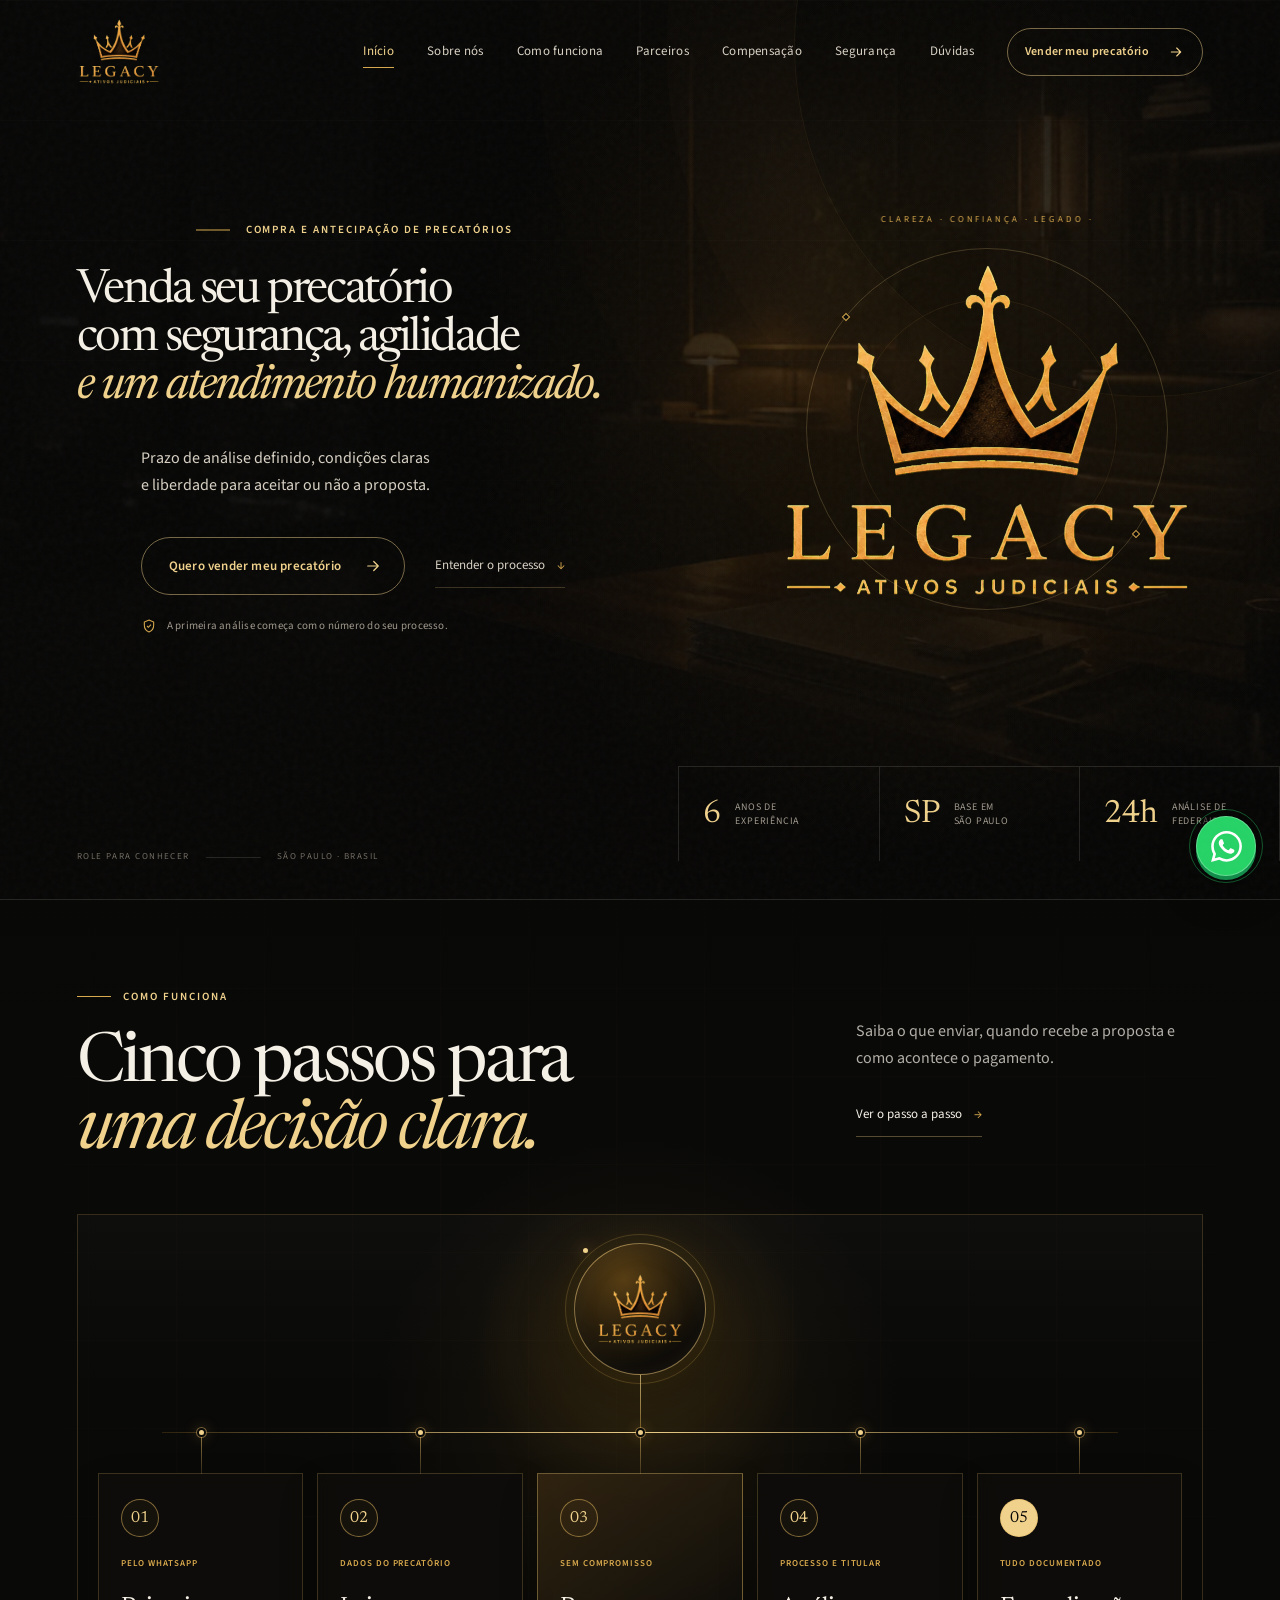
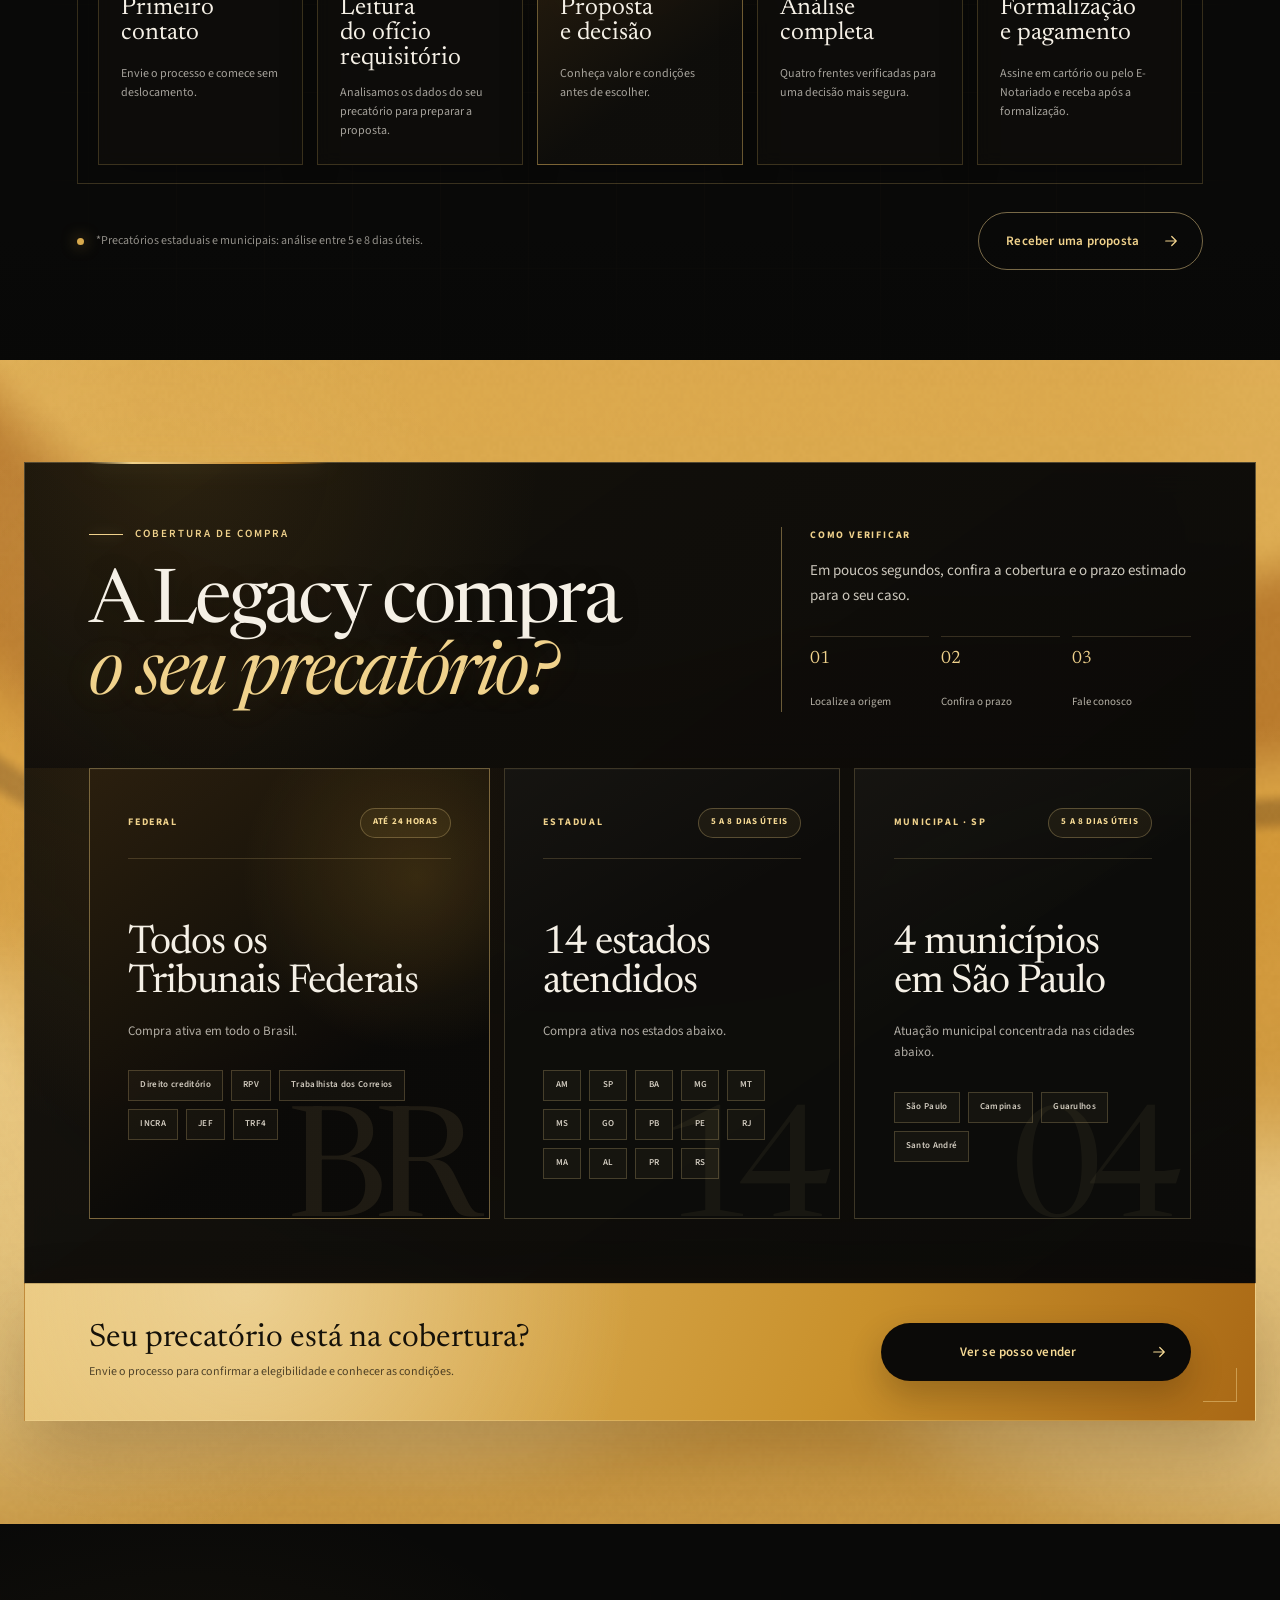
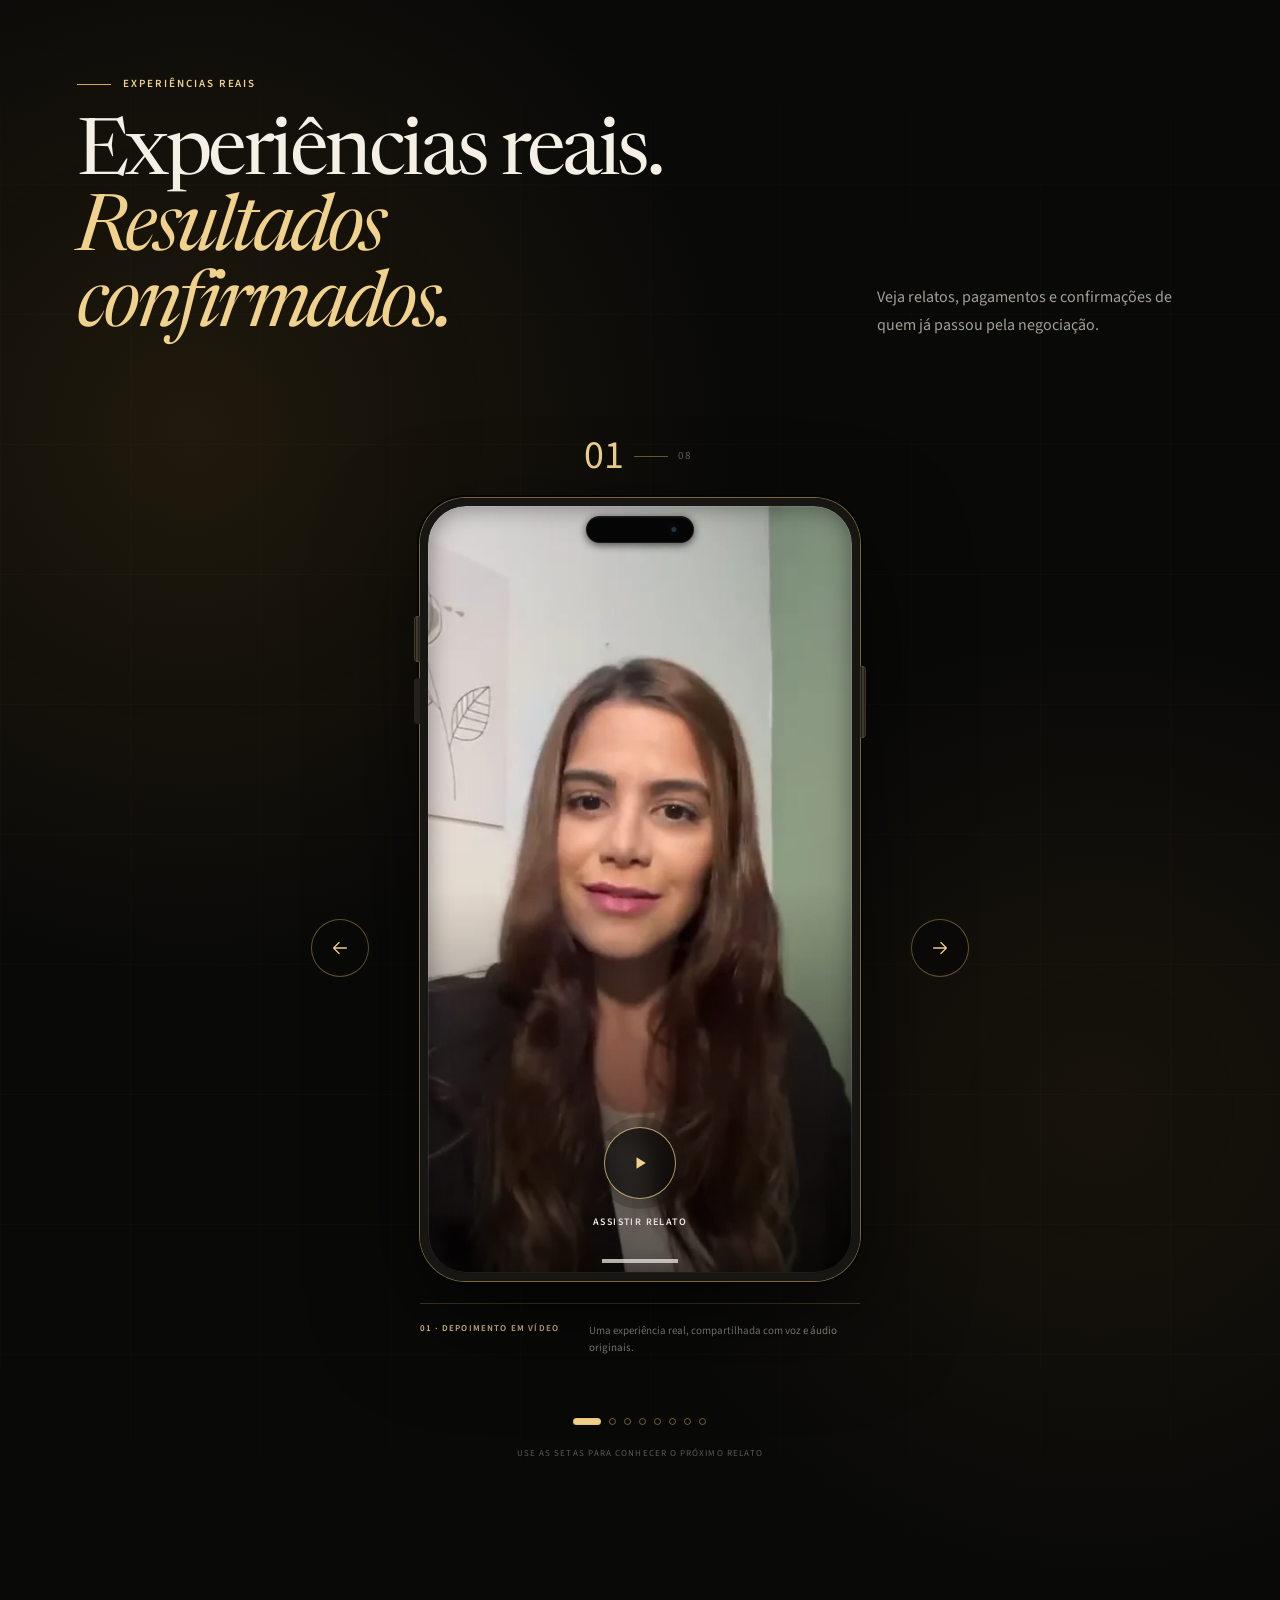
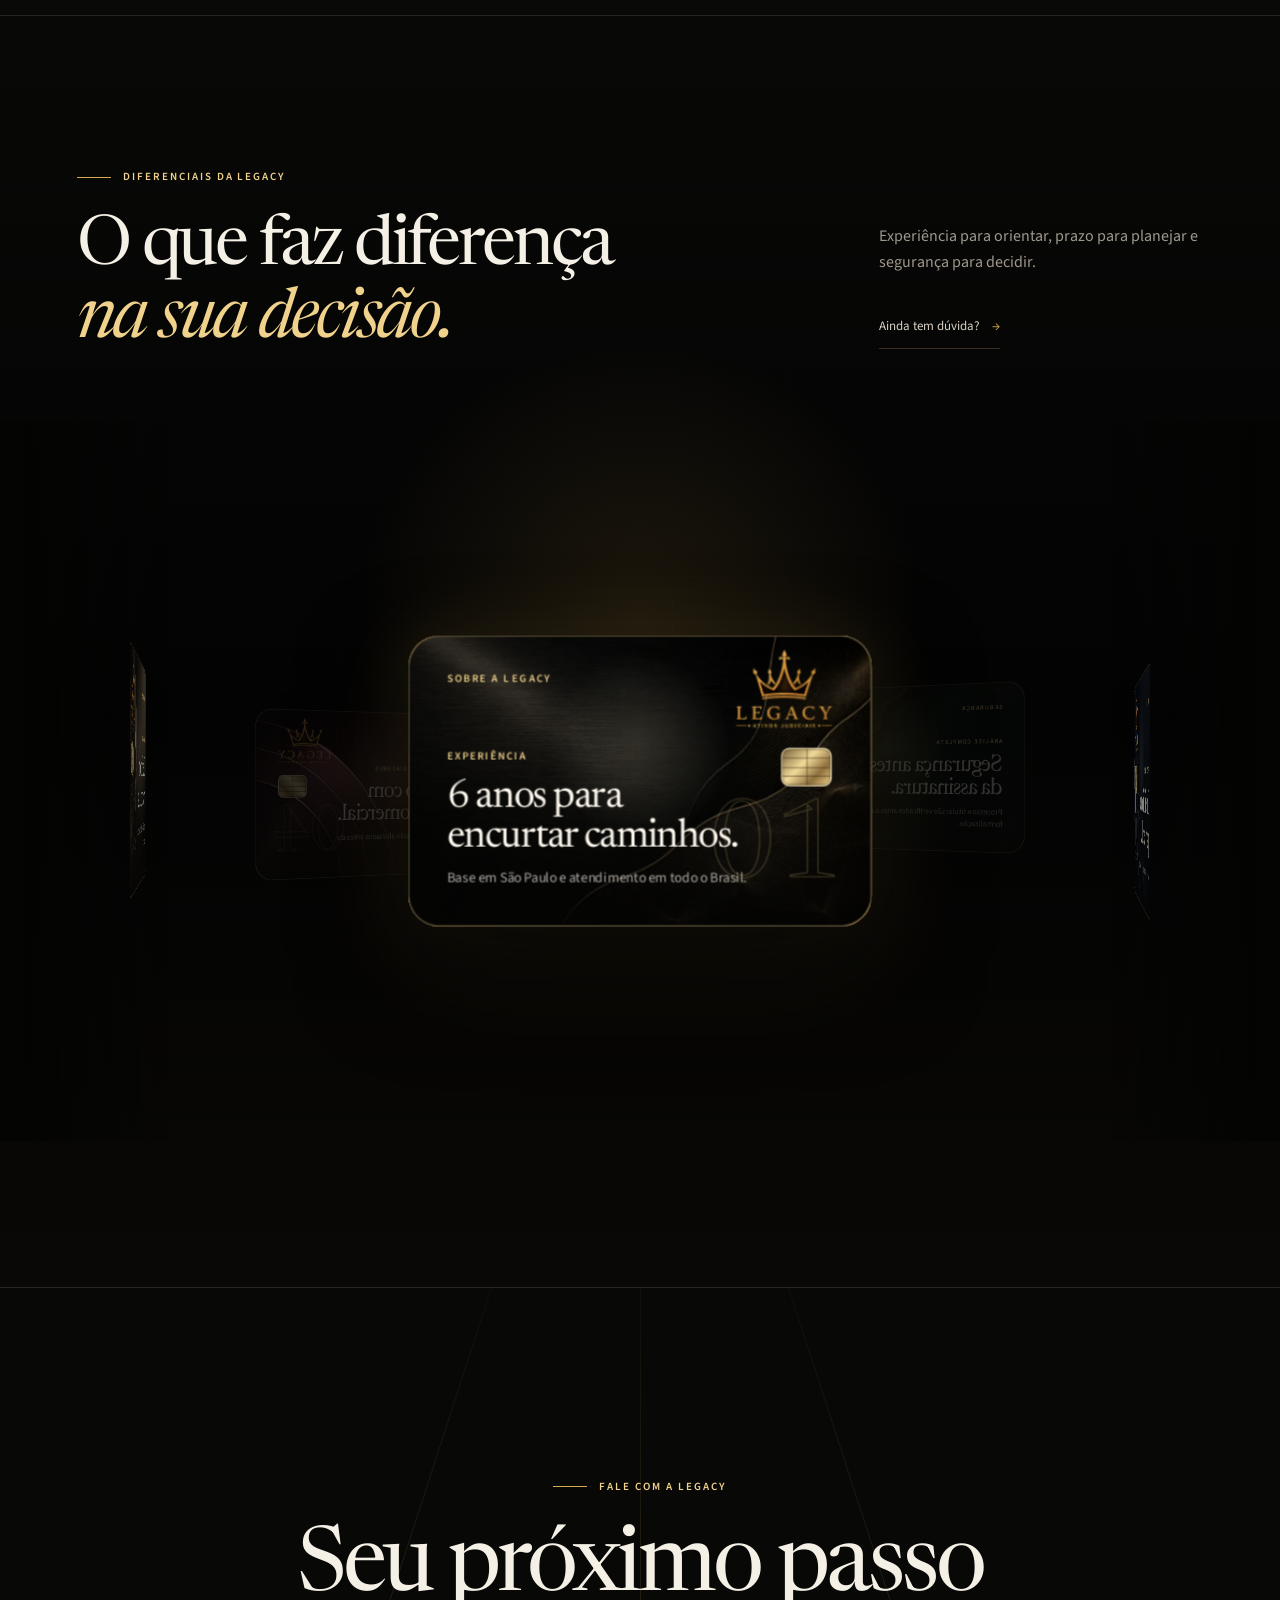
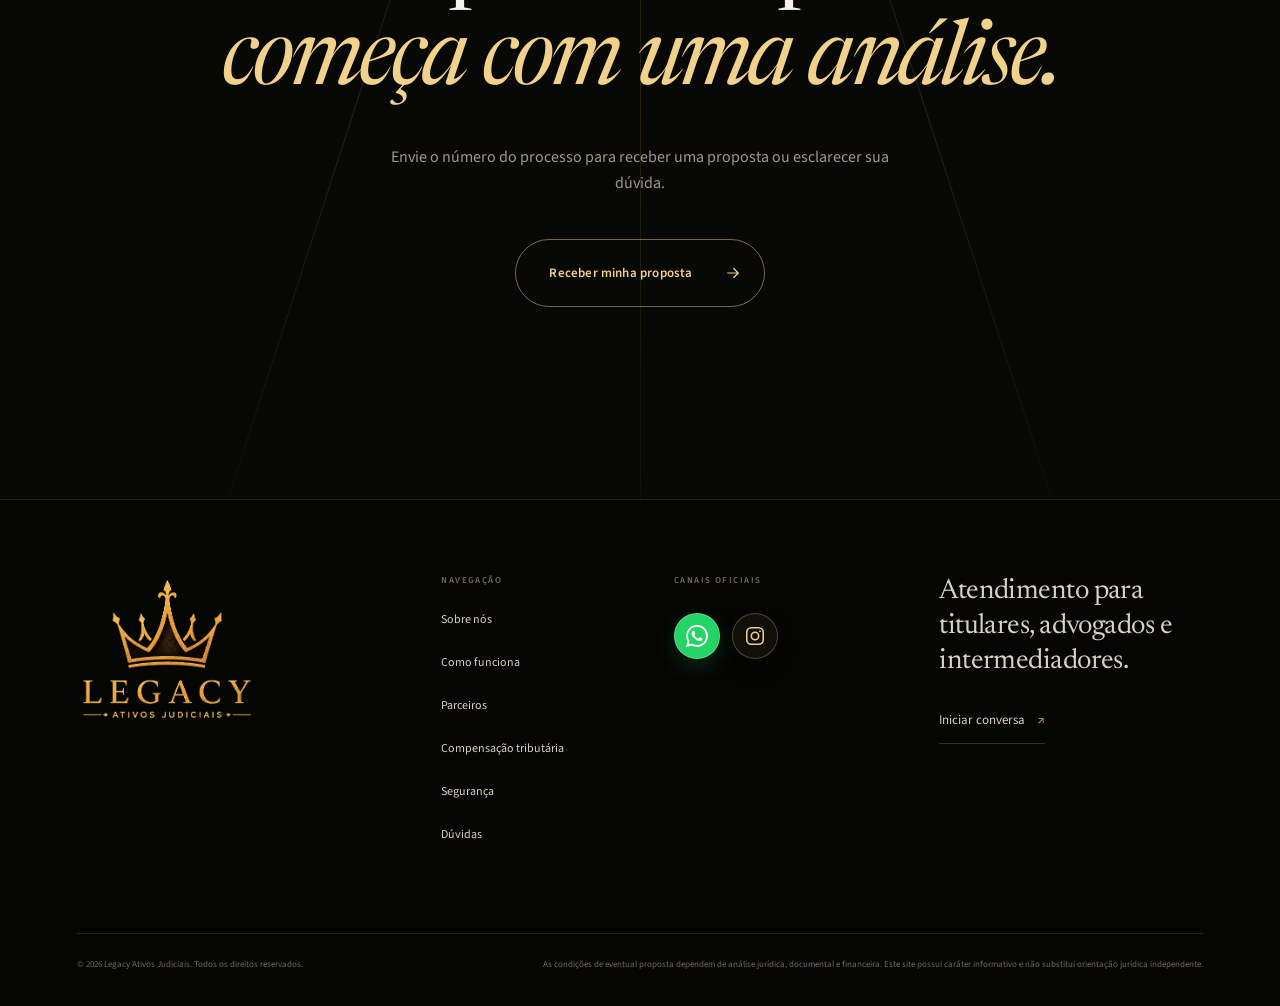
<file: index.html>
<!DOCTYPE html>
<html lang="pt-BR">
  <head>
    <meta charset="UTF-8">
    <meta name="viewport" content="width=device-width, initial-scale=1, viewport-fit=cover">
    <meta name="theme-color" content="#080807">
    <meta
      name="description"
      content="Legacy Ativos Judiciais — há 6 anos analisando e comprando precatórios federais, estaduais e municipais selecionados. Base em São Paulo."
    >
    <meta property="og:title" content="Legacy Ativos Judiciais">
    <meta
      property="og:description"
      content="Envie seu processo, receba uma proposta e conheça as condições antes de decidir."
    >
    <meta property="og:type" content="website">
    <title>Legacy Ativos Judiciais | Antecipação de Precatórios</title>
    <link rel="icon" href="assets/legacy-logo.png" type="image/png">
    <link rel="preconnect" href="https://fonts.googleapis.com">
    <link rel="preconnect" href="https://fonts.gstatic.com" crossorigin>
    <link
      href="https://fonts.googleapis.com/css2?family=Newsreader:opsz,wght@6..72,400;6..72,500&family=Source+Sans+3:wght@400;500;600&display=swap"
      rel="stylesheet"
    >
    <script>document.documentElement.classList.add('js');</script>
    <link rel="stylesheet" href="styles.css?v=linkedin-11">
  </head>
  <body class="home-page">
    <a class="skip-link" href="#conteudo">Ir para o conteúdo</a>

    <div class="page-progress" aria-hidden="true"><span></span></div>
    <div class="grain" aria-hidden="true"></div>

    <header class="site-header" data-header>
      <div class="header-inner shell">
        <a class="brand" href="#inicio" aria-label="Legacy Ativos Judiciais — início">
          <img src="assets/legacy-logo.png" width="826" height="688" alt="">
        </a>

        <nav class="desktop-nav" aria-label="Navegação principal">
          <a href="#inicio" aria-current="page">Início</a>
          <a href="sobre.html">Sobre nós</a>
          <a href="como-funciona.html">Como funciona</a>
          <a href="parceiros.html">Parceiros</a>
          <a href="compensacao-tributaria.html">Compensação</a>
          <a href="seguranca.html">Segurança</a>
          <a href="duvidas.html">Dúvidas</a>
        </nav>

        <a class="header-cta magnetic" data-magnetic href="https://wa.me/5511948179546?text=Ol%C3%A1%2C%20quero%20receber%20uma%20proposta%20para%20vender%20meu%20precat%C3%B3rio." target="_blank" rel="noopener noreferrer">
          Vender meu precatório
          <svg aria-hidden="true" viewBox="0 0 24 24"><path d="M5 12h14M13 6l6 6-6 6" /></svg>
        </a>

        <button class="menu-toggle" type="button" aria-expanded="false" aria-controls="mobile-menu" aria-label="Abrir menu">
          <span></span><span></span>
        </button>
      </div>

      <div class="mobile-menu" id="mobile-menu" inert>
        <nav aria-label="Navegação móvel">
          <a href="#inicio" aria-current="page">Início</a>
          <a href="sobre.html">Sobre nós</a>
          <a href="como-funciona.html">Como funciona</a>
          <a href="parceiros.html">Parceiros</a>
          <a href="compensacao-tributaria.html">Compensação tributária</a>
          <a href="seguranca.html">Segurança</a>
          <a href="duvidas.html">Dúvidas</a>
          <a class="mobile-menu-cta" href="https://wa.me/5511948179546?text=Ol%C3%A1%2C%20quero%20receber%20uma%20proposta%20para%20vender%20meu%20precat%C3%B3rio." target="_blank" rel="noopener noreferrer">Vender meu precatório</a>
        </nav>
      </div>
    </header>

    <main id="conteudo">
      <section class="hero" id="inicio" aria-labelledby="hero-title">
        <div class="hero-media" aria-hidden="true"></div>
        <div class="hero-glow" aria-hidden="true"></div>
        <div class="hero-grid shell">
          <div class="hero-copy">
            <p class="eyebrow hero-eyebrow"><span></span> Compra e antecipação de precatórios</p>
            <h1 id="hero-title">
              <span class="line"><span>Venda seu precatório</span></span>
              <span class="line"><span>com segurança, agilidade</span></span>
              <span class="line accent"><span>e um atendimento humanizado.</span></span>
            </h1>
            <p class="hero-lead">Prazo de análise definido, condições claras e liberdade para aceitar ou não a proposta.</p>
            <div class="hero-actions">
              <a class="button button-primary magnetic" data-magnetic href="https://wa.me/5511948179546?text=Ol%C3%A1%2C%20quero%20receber%20uma%20proposta%20para%20vender%20meu%20precat%C3%B3rio." target="_blank" rel="noopener noreferrer">
                <span>Quero vender meu precatório</span>
                <svg aria-hidden="true" viewBox="0 0 24 24"><path d="M5 12h14M13 6l6 6-6 6" /></svg>
              </a>
            <a class="text-link" href="#processo">Entender o processo <span aria-hidden="true">↓</span></a>
            </div>
            <p class="hero-note">
              <svg aria-hidden="true" viewBox="0 0 24 24"><path d="M12 3l7 3v5c0 4.4-2.7 8.3-7 10-4.3-1.7-7-5.6-7-10V6l7-3Z" /><path d="m9 12 2 2 4-4" /></svg>
              A primeira análise começa com o número do seu processo.
            </p>
          </div>

          <div class="hero-mark home-depth" data-tilt data-tilt-strength="5" aria-hidden="true">
            <div class="mark-orbit orbit-one"></div>
            <div class="mark-orbit orbit-two"></div>
            <p class="orbit-copy">clareza · confiança · legado ·</p>
            <img class="parallax-layer" data-speed="0.055" src="assets/legacy-logo.png" width="826" height="688" alt="">
          </div>

          <aside class="hero-ledger" aria-label="Experiência, localização e prazo">
            <div><strong>6</strong><span>anos de <br> experiência</span></div>
            <div><strong>SP</strong><span>base em <br> São Paulo</span></div>
            <div><strong>24h</strong><span>análise de <br> federais</span></div>
          </aside>
        </div>

        <div class="hero-footer shell" aria-hidden="true">
          <span>Role para conhecer</span>
          <span class="hero-footer-line"></span>
          <span>São Paulo · Brasil</span>
        </div>
      </section>

      <section class="process-map process-map-v2 section" id="processo" aria-labelledby="process-map-title">
        <div class="shell process-map-heading">
          <div>
            <p class="eyebrow reveal"><span></span> Como funciona</p>
            <h2 id="process-map-title" class="reveal">Cinco passos para<br><em>uma decisão clara.</em></h2>
          </div>
          <div class="process-map-intro reveal">
            <p>Saiba o que enviar, quando recebe a proposta e como acontece o pagamento.</p>
            <a class="text-link" href="como-funciona.html">Ver o passo a passo <span aria-hidden="true">→</span></a>
          </div>
        </div>

        <div class="shell process-map-canvas" data-process-map>
          <div class="process-map-core" aria-hidden="true">
            <span class="process-core-ring"></span>
            <img src="assets/legacy-logo.png" width="826" height="688" alt="">
          </div>

          <div class="process-map-axis" aria-hidden="true"><span class="process-map-stem"></span><span class="process-map-rail"></span></div>

          <ol class="process-map-nodes" aria-label="Etapas da análise e negociação">
          <li class="process-map-node process-map-node-1" style="--node-order: 1">
            <span class="process-node-index">01</span>
            <div><small>Pelo WhatsApp</small><h3>Primeiro contato</h3><p>Envie o processo e comece sem deslocamento.</p></div>
          </li>

          <li class="process-map-node process-map-node-2" style="--node-order: 2">
            <span class="process-node-index">02</span>
            <div><small>Dados do precatório</small><h3>Leitura do ofício requisitório</h3><p>Analisamos os dados do seu precatório para preparar a proposta.</p></div>
          </li>

          <li class="process-map-node process-map-node-3" style="--node-order: 3">
            <span class="process-node-index">03</span>
            <div><small>Sem compromisso</small><h3>Proposta e decisão</h3><p>Conheça valor e condições antes de escolher.</p></div>
          </li>

          <li class="process-map-node process-map-node-4" style="--node-order: 4">
            <span class="process-node-index">04</span>
            <div><small>Processo e titular</small><h3>Análise completa</h3><p>Quatro frentes verificadas para uma decisão mais segura.</p></div>
          </li>

          <li class="process-map-node process-map-node-5" style="--node-order: 5">
            <span class="process-node-index">05</span>
            <div><small>Tudo documentado</small><h3>Formalização e pagamento</h3><p>Assine em cartório ou pelo E-Notariado e receba após a formalização.</p></div>
          </li>
          </ol>
        </div>

        <div class="shell process-map-footer reveal">
          <p><span></span> *Precatórios estaduais e municipais: análise entre 5 e 8 dias úteis.</p>
          <a class="button button-primary" href="https://wa.me/5511948179546?text=Ol%C3%A1%2C%20quero%20receber%20uma%20proposta%20para%20vender%20meu%20precat%C3%B3rio." target="_blank" rel="noopener noreferrer"><span>Receber uma proposta</span></a>
        </div>
      </section>

      <section class="purchase-scope section-light section" id="o-que-compramos" aria-labelledby="purchase-title">
        <div class="shell purchase-heading">
          <div>
            <p class="eyebrow reveal"><span></span> Cobertura de compra</p>
            <h2 id="purchase-title" class="reveal">A Legacy compra<br><em>o seu precatório?</em></h2>
          </div>
          <div class="purchase-guide reveal">
            <span>Como verificar</span>
            <p>Em poucos segundos, confira a cobertura e o prazo estimado para o seu caso.</p>
            <ol><li><b>01</b> Localize a origem</li><li><b>02</b> Confira o prazo</li><li><b>03</b> Fale conosco</li></ol>
          </div>
        </div>

        <div class="shell purchase-grid">
          <article class="purchase-card purchase-card-featured reveal" data-scope-mark="BR">
            <div class="purchase-card-top"><span>Federal</span><strong>Até 24 horas</strong></div>
            <h3>Todos os Tribunais Federais</h3>
            <p>Compra ativa em todo o Brasil.</p>
            <ul class="purchase-tags" aria-label="Créditos federais comprados">
              <li>Direito creditório</li><li>RPV</li><li>Trabalhista dos Correios</li><li>INCRA</li><li>JEF</li><li>TRF4</li>
            </ul>
          </article>

          <article class="purchase-card reveal" data-scope-mark="14">
            <div class="purchase-card-top"><span>Estadual</span><strong>5 a 8 dias úteis</strong></div>
            <h3>14 estados atendidos</h3>
            <p>Compra ativa nos estados abaixo.</p>
            <ul class="purchase-regions" aria-label="Estados atendidos">
              <li>AM</li><li>SP</li><li>BA</li><li>MG</li><li>MT</li><li>MS</li><li>GO</li><li>PB</li><li>PE</li><li>RJ</li><li>MA</li><li>AL</li><li>PR</li><li>RS</li>
            </ul>
          </article>

          <article class="purchase-card reveal" data-scope-mark="04">
            <div class="purchase-card-top"><span>Municipal · SP</span><strong>5 a 8 dias úteis</strong></div>
            <h3>4 municípios em São Paulo</h3>
            <p>Atuação municipal concentrada nas cidades abaixo.</p>
            <ul class="purchase-cities">
              <li>São Paulo</li><li>Campinas</li><li>Guarulhos</li><li>Santo André</li>
            </ul>
          </article>
        </div>

        <div class="shell purchase-action reveal">
          <div><strong>Seu precatório está na cobertura?</strong><p>Envie o processo para confirmar a elegibilidade e conhecer as condições.</p></div>
          <a class="button button-primary" href="https://wa.me/5511948179546?text=Ol%C3%A1%2C%20quero%20confirmar%20se%20posso%20vender%20meu%20precat%C3%B3rio%20para%20a%20Legacy." target="_blank" rel="noopener noreferrer"><span>Ver se posso vender</span></a>
        </div>
      </section>

      <section class="social-proof section" id="depoimentos" aria-labelledby="social-proof-title">
        <div class="shell social-proof-heading">
          <div>
            <p class="eyebrow reveal"><span></span> Experiências reais</p>
            <h2 id="social-proof-title" class="reveal">Experiências reais.<br><em>Resultados confirmados.</em></h2>
          </div>
          <p class="reveal">Veja relatos, pagamentos e confirmações de quem já passou pela negociação.</p>
        </div>

        <div class="shell proof-carousel reveal" data-proof-carousel tabindex="0" aria-label="Galeria de experiências reais">
          <div class="proof-carousel-rail" aria-hidden="true">
            <span class="proof-current" data-proof-current>01</span>
            <span class="proof-divider"></span>
            <span class="proof-total" data-proof-total>08</span>
          </div>

          <button class="proof-arrow proof-arrow-prev" type="button" data-proof-prev aria-label="Ver prova anterior">
            <svg viewBox="0 0 24 24" aria-hidden="true"><path d="M19 12H5M11 6l-6 6 6 6"/></svg>
          </button>

          <div class="proof-viewport">
            <div class="proof-phone-frame" aria-hidden="true">
              <span class="proof-phone-island"></span>
              <i class="proof-phone-volume"></i>
              <i class="proof-phone-power"></i>
            </div>
            <article class="proof-slide is-active" data-proof-slide aria-hidden="false">
              <div class="proof-media testimonial-video-frame">
                <video data-testimonial-video playsinline preload="metadata" poster="assets/legacy-depoimento-02.webp" aria-label="Depoimento em vídeo de cliente da Legacy">
                  <source src="assets/legacy-depoimento-02.mp4" type="video/mp4">
                  Seu navegador não oferece suporte à reprodução de vídeo.
                </video>
                <button class="testimonial-play" type="button" data-video-play aria-label="Reproduzir depoimento">
                  <span aria-hidden="true"><svg viewBox="0 0 24 24"><path d="m9 7 8 5-8 5Z"/></svg></span>
                  <small>Assistir relato</small>
                </button>
              </div>
              <div class="proof-caption"><span>01 · Depoimento em vídeo</span><p>Uma experiência real, compartilhada com voz e áudio originais.</p></div>
            </article>

            <article class="proof-slide" data-proof-slide aria-hidden="true" inert>
              <div class="proof-media testimonial-video-frame">
                <video data-testimonial-video playsinline preload="metadata" poster="assets/legacy-depoimento-01.webp" aria-label="Depoimento em vídeo de cliente da Legacy">
                  <source src="assets/legacy-depoimento-01.mp4" type="video/mp4">
                  Seu navegador não oferece suporte à reprodução de vídeo.
                </video>
                <button class="testimonial-play" type="button" data-video-play aria-label="Reproduzir depoimento">
                  <span aria-hidden="true"><svg viewBox="0 0 24 24"><path d="m9 7 8 5-8 5Z"/></svg></span>
                  <small>Assistir relato</small>
                </button>
              </div>
              <div class="proof-caption"><span>02 · Depoimento em vídeo</span><p>Um relato espontâneo sobre o atendimento e a negociação.</p></div>
            </article>

            <article class="proof-slide" data-proof-slide aria-hidden="true" inert>
              <figure class="proof-media proof-image-frame">
                <img src="assets/legacy-prova-social-01.jpg" alt="Comprovante de transferência de comissão para parceiro, com dados pessoais preservados" loading="lazy">
              </figure>
              <div class="proof-caption"><span>03 · Comissão paga</span><p>Registro de transferência concluída para um parceiro Legacy.</p></div>
            </article>

            <article class="proof-slide" data-proof-slide aria-hidden="true" inert>
              <figure class="proof-media proof-image-frame">
                <img src="assets/legacy-prova-social-02.jpg" alt="Conversa com confirmação de pagamento ao cliente e da comissão, com dados pessoais preservados" loading="lazy">
              </figure>
              <div class="proof-caption"><span>04 · Cessão concluída</span><p>Confirmação de pagamento ao cliente e de comissão ao parceiro.</p></div>
            </article>

            <article class="proof-slide" data-proof-slide aria-hidden="true" inert>
              <figure class="proof-media proof-image-frame">
                <img src="assets/legacy-prova-social-03.jpg" alt="Comprovantes de pagamentos de cessão finalizada, com dados pessoais preservados" loading="lazy">
              </figure>
              <div class="proof-caption"><span>05 · Operação finalizada</span><p>Pagamentos registrados em mais uma cessão acompanhada pela Legacy.</p></div>
            </article>

            <article class="proof-slide" data-proof-slide aria-hidden="true" inert>
              <figure class="proof-media proof-image-frame">
                <img src="assets/legacy-prova-social-04.jpg" alt="Conversa com confirmação de recebimento do pagamento, com dados pessoais preservados" loading="lazy">
              </figure>
              <div class="proof-caption"><span>06 · Recebimento confirmado</span><p>A confirmação que encerra uma negociação conduzida até o fim.</p></div>
            </article>

            <article class="proof-slide" data-proof-slide aria-hidden="true" inert>
              <figure class="proof-media proof-image-frame">
                <img src="assets/legacy-prova-social-05.jpg" alt="Conversa com confirmação de pagamentos e continuidade da parceria, com dados pessoais preservados" loading="lazy">
              </figure>
              <div class="proof-caption"><span>07 · Parceria contínua</span><p>Pagamentos confirmados e uma relação de confiança que permanece.</p></div>
            </article>

            <article class="proof-slide" data-proof-slide aria-hidden="true" inert>
              <figure class="proof-media proof-image-frame">
                <img src="assets/legacy-prova-social-06.jpg" alt="Comprovantes enviados para confirmação de clientes e parceiro, com dados pessoais preservados" loading="lazy">
              </figure>
              <div class="proof-caption"><span>08 · Pagamentos acompanhados</span><p>Cliente, advogado e parceiro acompanhados em cada confirmação.</p></div>
            </article>
          </div>

          <button class="proof-arrow proof-arrow-next" type="button" data-proof-next aria-label="Ver próxima prova">
            <svg viewBox="0 0 24 24" aria-hidden="true"><path d="M5 12h14M13 6l6 6-6 6"/></svg>
          </button>

          <div class="proof-dots" data-proof-dots aria-label="Selecionar prova social"></div>
          <p class="proof-hint">Use as setas para conhecer o próximo relato</p>
        </div>
      </section>

      <section class="value-journey section" aria-labelledby="value-journey-title" data-value-carousel>
        <div class="shell value-journey-heading">
          <div>
            <p class="eyebrow reveal"><span></span> Diferenciais da Legacy</p>
            <h2 id="value-journey-title" class="reveal">O que faz diferença<br><em>na sua decisão.</em></h2>
          </div>
          <div class="value-journey-intro reveal">
            <p>Experiência para orientar, prazo para planejar e segurança para decidir.</p>
            <a class="text-link" href="duvidas.html">Ainda tem dúvida? <span aria-hidden="true">→</span></a>
          </div>
        </div>

        <section class="value-carousel" data-value-viewport tabindex="0" aria-roledescription="carrossel" aria-label="Diferenciais da Legacy">
          <div class="value-cylinder" data-value-cylinder>
            <article class="value-card" data-value-card data-card-title="6 anos em São Paulo">
              <div class="value-card-volume">
                <i class="value-card-slice slice-1" aria-hidden="true"></i><i class="value-card-slice slice-2" aria-hidden="true"></i><i class="value-card-slice slice-3" aria-hidden="true"></i><i class="value-card-slice slice-4" aria-hidden="true"></i>
                <div class="value-card-face value-card-front" style="--card-image: url('assets/legacy-card-black.webp')">
                  <div class="value-card-shine" aria-hidden="true"></div>
                  <span class="value-card-kicker">Sobre a Legacy</span>
                  <img class="value-card-logo" src="assets/legacy-logo.png" width="826" height="688" alt="">
                  <span class="value-card-chip" aria-hidden="true"><i></i><i></i></span>
                  <div class="value-card-copy"><small>Experiência</small><h3>6 anos para<br>encurtar caminhos.</h3><p>Base em São Paulo e atendimento em todo o Brasil.</p></div>
                  <span class="value-card-mark" aria-hidden="true">01</span>
                </div>
                <div class="value-card-face value-card-back">
                  <span class="value-card-stripe" aria-hidden="true"></span>
                  <div class="value-card-backcopy"><small>Quem somos</small><strong>Experiência aplicada do primeiro contato ao pagamento.</strong><p>Você tem orientação e acompanhamento durante toda a operação.</p></div>
                  <span class="value-card-code">LEGACY / 01 · EXPERIÊNCIA</span>
                </div>
              </div>
            </article>

            <article class="value-card" data-value-card data-card-title="Agilidade com prazo">
              <div class="value-card-volume">
                <i class="value-card-slice slice-1" aria-hidden="true"></i><i class="value-card-slice slice-2" aria-hidden="true"></i><i class="value-card-slice slice-3" aria-hidden="true"></i><i class="value-card-slice slice-4" aria-hidden="true"></i>
                <div class="value-card-face value-card-front" style="--card-image: url('assets/legacy-card-blue.webp')">
                  <div class="value-card-shine" aria-hidden="true"></div>
                  <span class="value-card-kicker">Agilidade</span>
                  <img class="value-card-logo" src="assets/legacy-logo.png" width="826" height="688" alt="">
                  <span class="value-card-chip" aria-hidden="true"><i></i><i></i></span>
                  <div class="value-card-copy"><small>Prazo de análise</small><h3>Previsibilidade<br>para decidir.</h3><p>Você sabe quando esperar o primeiro retorno.</p></div>
                  <span class="value-card-mark" aria-hidden="true">02</span>
                </div>
                <div class="value-card-face value-card-back">
                  <span class="value-card-stripe" aria-hidden="true"></span>
                  <div class="value-card-backcopy"><small>Prazos</small><strong>Federais: até 24 horas. Estaduais e municipais: 5 a 8 dias úteis.</strong><p>O prazo começa com o recebimento das informações necessárias.</p></div>
                  <span class="value-card-code">LEGACY / 02 · AGILIDADE</span>
                </div>
              </div>
            </article>

            <article class="value-card" data-value-card data-card-title="Segurança na análise">
              <div class="value-card-volume">
                <i class="value-card-slice slice-1" aria-hidden="true"></i><i class="value-card-slice slice-2" aria-hidden="true"></i><i class="value-card-slice slice-3" aria-hidden="true"></i><i class="value-card-slice slice-4" aria-hidden="true"></i>
                <div class="value-card-face value-card-front" style="--card-image: url('assets/legacy-card-emerald.webp')">
                  <div class="value-card-shine" aria-hidden="true"></div>
                  <span class="value-card-kicker">Segurança</span>
                  <img class="value-card-logo" src="assets/legacy-logo.png" width="826" height="688" alt="">
                  <span class="value-card-chip" aria-hidden="true"><i></i><i></i></span>
                  <div class="value-card-copy"><small>Análise completa</small><h3>Segurança antes<br>da assinatura.</h3><p>Processo e titular são verificados antes da formalização.</p></div>
                  <span class="value-card-mark" aria-hidden="true">03</span>
                </div>
                <div class="value-card-face value-card-back">
                  <span class="value-card-stripe" aria-hidden="true"></span>
                  <div class="value-card-backcopy"><small>Quatro frentes</small><strong>Processual, fiscal, jurídica e financeira.</strong><p>Um impedimento relevante pode inviabilizar a compra.</p></div>
                  <span class="value-card-code">LEGACY / 03 · SEGURANÇA</span>
                </div>
              </div>
            </article>

            <article class="value-card" data-value-card data-card-title="Parceria profissional">
              <div class="value-card-volume">
                <i class="value-card-slice slice-1" aria-hidden="true"></i><i class="value-card-slice slice-2" aria-hidden="true"></i><i class="value-card-slice slice-3" aria-hidden="true"></i><i class="value-card-slice slice-4" aria-hidden="true"></i>
                <div class="value-card-face value-card-front" style="--card-image: url('assets/legacy-card-burgundy.webp')">
                  <div class="value-card-shine" aria-hidden="true"></div>
                  <span class="value-card-kicker">Parceria</span>
                  <img class="value-card-logo" src="assets/legacy-logo.png" width="826" height="688" alt="">
                  <span class="value-card-chip" aria-hidden="true"><i></i><i></i></span>
                  <div class="value-card-copy"><small>Advogados e intermediadores</small><h3>Indicação com<br>retorno comercial.</h3><p>Prazo, cobertura e comissão alinhados antes do avanço.</p></div>
                  <span class="value-card-mark" aria-hidden="true">04</span>
                </div>
                <div class="value-card-face value-card-back">
                  <span class="value-card-stripe" aria-hidden="true"></span>
                  <div class="value-card-backcopy"><small>Como funciona</small><strong>Envio do caso, confirmação da cobertura, proposta e formalização.</strong><p>A comissão é definida antes e paga após a conclusão da operação.</p></div>
                  <span class="value-card-code">LEGACY / 04 · PARCERIA</span>
                </div>
              </div>
            </article>

            <article class="value-card" data-value-card data-card-title="Compensação tributária">
              <div class="value-card-volume">
                <i class="value-card-slice slice-1" aria-hidden="true"></i><i class="value-card-slice slice-2" aria-hidden="true"></i><i class="value-card-slice slice-3" aria-hidden="true"></i><i class="value-card-slice slice-4" aria-hidden="true"></i>
                <div class="value-card-face value-card-front value-card-final" style="--card-image: url('assets/legacy-card-champagne.webp')">
                  <div class="value-card-shine" aria-hidden="true"></div>
                  <span class="value-card-kicker">Para empresas</span>
                  <img class="value-card-logo" src="assets/legacy-logo.png" width="826" height="688" alt="">
                  <span class="value-card-chip" aria-hidden="true"><i></i><i></i></span>
                  <div class="value-card-copy"><small>Para empresas</small><h3>Crédito com<br>rota tributária.</h3><p>Validação de créditos e débitos federais compatíveis.</p></div>
                  <span class="value-card-mark" aria-hidden="true">05</span>
                </div>
                <div class="value-card-face value-card-back value-card-final-back">
                  <span class="value-card-stripe" aria-hidden="true"></span>
                  <div class="value-card-backcopy"><small>Análise individual</small><strong>Primeiro entendemos o crédito, o débito e a rota aplicável.</strong><p>A viabilidade depende da documentação e das regras de cada caso.</p></div>
                  <span class="value-card-code">LEGACY / 05 · COMPENSAÇÃO</span>
                </div>
              </div>
            </article>
          </div>
        </section>

        <div class="shell value-carousel-controls reveal">
          <div class="value-carousel-status" aria-live="polite"><span data-value-count>01 / 05</span><strong data-value-title>6 anos em São Paulo</strong></div>
          <div class="value-carousel-dots" role="group" aria-label="Selecionar diferencial">
            <button type="button" data-value-dot="0" aria-label="Ir para 6 anos em São Paulo" aria-pressed="true"></button>
            <button type="button" data-value-dot="1" aria-label="Ir para Agilidade com prazo" aria-pressed="false"></button>
            <button type="button" data-value-dot="2" aria-label="Ir para Segurança na análise" aria-pressed="false"></button>
            <button type="button" data-value-dot="3" aria-label="Ir para Parceria profissional" aria-pressed="false"></button>
            <button type="button" data-value-dot="4" aria-label="Ir para Compensação tributária" aria-pressed="false"></button>
          </div>
          <div class="value-carousel-arrows">
            <button type="button" data-value-toggle aria-label="Pausar rotação automática" aria-pressed="false"><span aria-hidden="true">Ⅱ</span></button>
            <button type="button" data-value-prev aria-label="Diferencial anterior"><span aria-hidden="true">←</span></button>
            <button type="button" data-value-next aria-label="Próximo diferencial"><span aria-hidden="true">→</span></button>
          </div>
        </div>
      </section>

      <section class="closing" aria-labelledby="closing-title">
        <div class="closing-lines" aria-hidden="true"><span></span><span></span><span></span></div>
        <div class="shell closing-inner">
          <p class="eyebrow reveal"><span></span> Fale com a Legacy</p>
          <h2 id="closing-title" class="reveal">Seu próximo passo<br><em>começa com uma análise.</em></h2>
          <p class="reveal">Envie o número do processo para receber uma proposta ou esclarecer sua dúvida.</p>
          <a class="button button-primary button-large magnetic reveal" data-magnetic href="https://wa.me/5511948179546?text=Ol%C3%A1%2C%20vim%20pelo%20site%20da%20Legacy%20e%20gostaria%20de%20conversar%20sobre%20meu%20precat%C3%B3rio." target="_blank" rel="noopener noreferrer">
            <span>Receber minha proposta</span>
            <svg aria-hidden="true" viewBox="0 0 24 24"><path d="M5 12h14M13 6l6 6-6 6" /></svg>
          </a>
        </div>
      </section>
    </main>

    <footer class="site-footer">
      <div class="shell footer-main">
        <a class="footer-brand" href="#inicio" aria-label="Legacy Ativos Judiciais — voltar ao início">
          <img src="assets/legacy-logo.png" width="826" height="688" alt="Legacy Ativos Judiciais" loading="lazy">
        </a>
        <div class="footer-nav">
          <p>Navegação</p>
          <a href="sobre.html">Sobre nós</a>
          <a href="como-funciona.html">Como funciona</a>
          <a href="parceiros.html">Parceiros</a>
          <a href="compensacao-tributaria.html">Compensação tributária</a>
          <a href="seguranca.html">Segurança</a>
          <a href="duvidas.html">Dúvidas</a>
        </div>
        <div class="footer-contact">
          <p>Canais oficiais</p>
          <a class="footer-social footer-whatsapp" href="https://wa.me/5511948179546" target="_blank" rel="noopener noreferrer" aria-label="Conversar com a Legacy pelo WhatsApp"><img src="assets/whatsapp.svg" width="22" height="22" alt="" aria-hidden="true"></a>
          <a class="footer-social footer-instagram" href="https://www.instagram.com/_legacy.ativos?igsh=Z3BhbHU1YjhjN204" target="_blank" rel="noopener noreferrer" aria-label="Abrir o Instagram da Legacy Ativos Judiciais"><img src="assets/instagram.svg" width="22" height="22" alt="" aria-hidden="true"></a>
        </div>
        <div class="footer-message">
          <p>Atendimento para titulares, advogados e intermediadores.</p>
          <a class="text-link" href="https://wa.me/5511948179546" target="_blank" rel="noopener noreferrer">Iniciar conversa <span aria-hidden="true">↗</span></a>
        </div>
      </div>
      <div class="shell footer-legal">
        <p>© <span data-year></span> Legacy Ativos Judiciais. Todos os direitos reservados.</p>
        <p>As condições de eventual proposta dependem de análise jurídica, documental e financeira. Este site possui caráter informativo e não substitui orientação jurídica independente.</p>
      </div>
    </footer>

    <a class="whatsapp-float" href="https://wa.me/5511948179546?text=Ol%C3%A1%2C%20vim%20pelo%20site%20da%20Legacy." target="_blank" rel="noopener noreferrer" aria-label="Falar com a Legacy pelo WhatsApp">
      <span class="whatsapp-tooltip">Fale com a Legacy</span>
      <span class="whatsapp-icon"><img src="assets/whatsapp.svg" width="31" height="31" alt="" aria-hidden="true"></span>
    </a>

    <script src="gradient-wave.js?v=gold-wave-clean-3" defer></script>
    <script src="script.js" defer></script>
  </body>
</html>
</file>
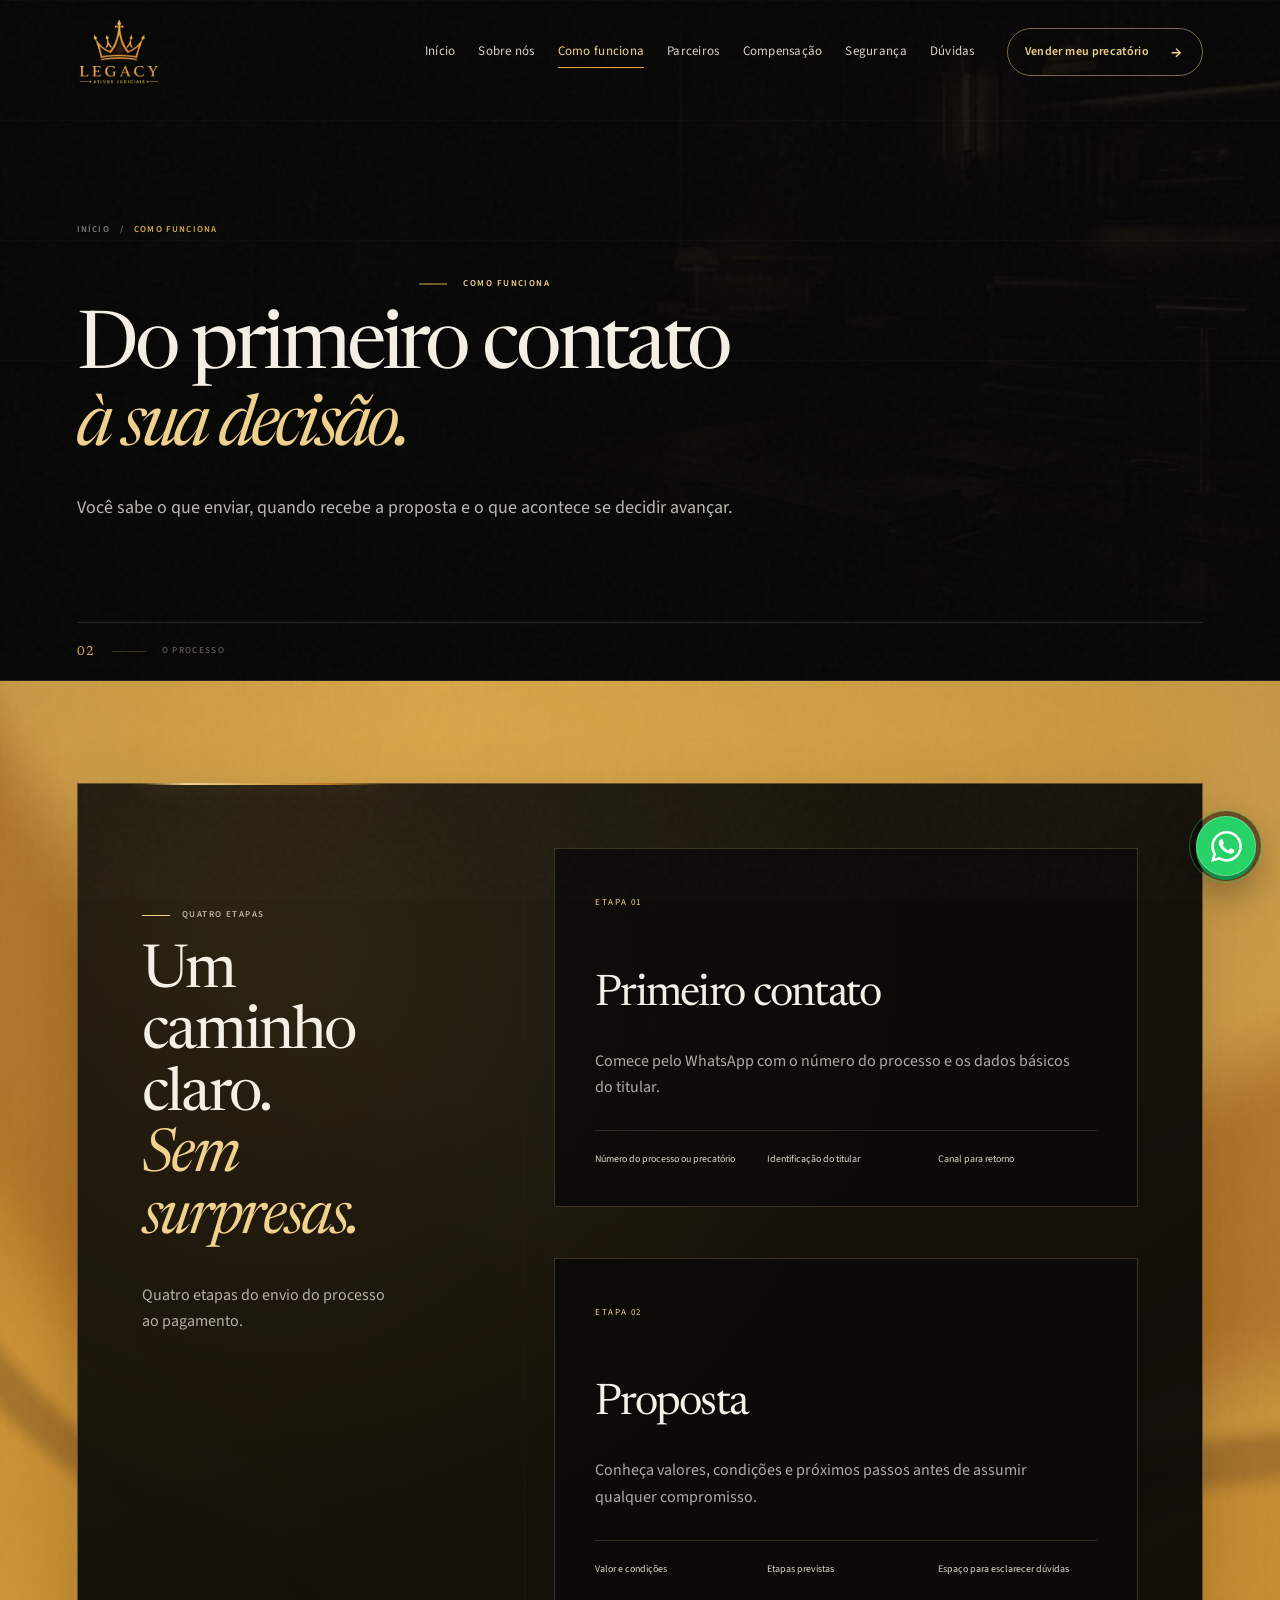
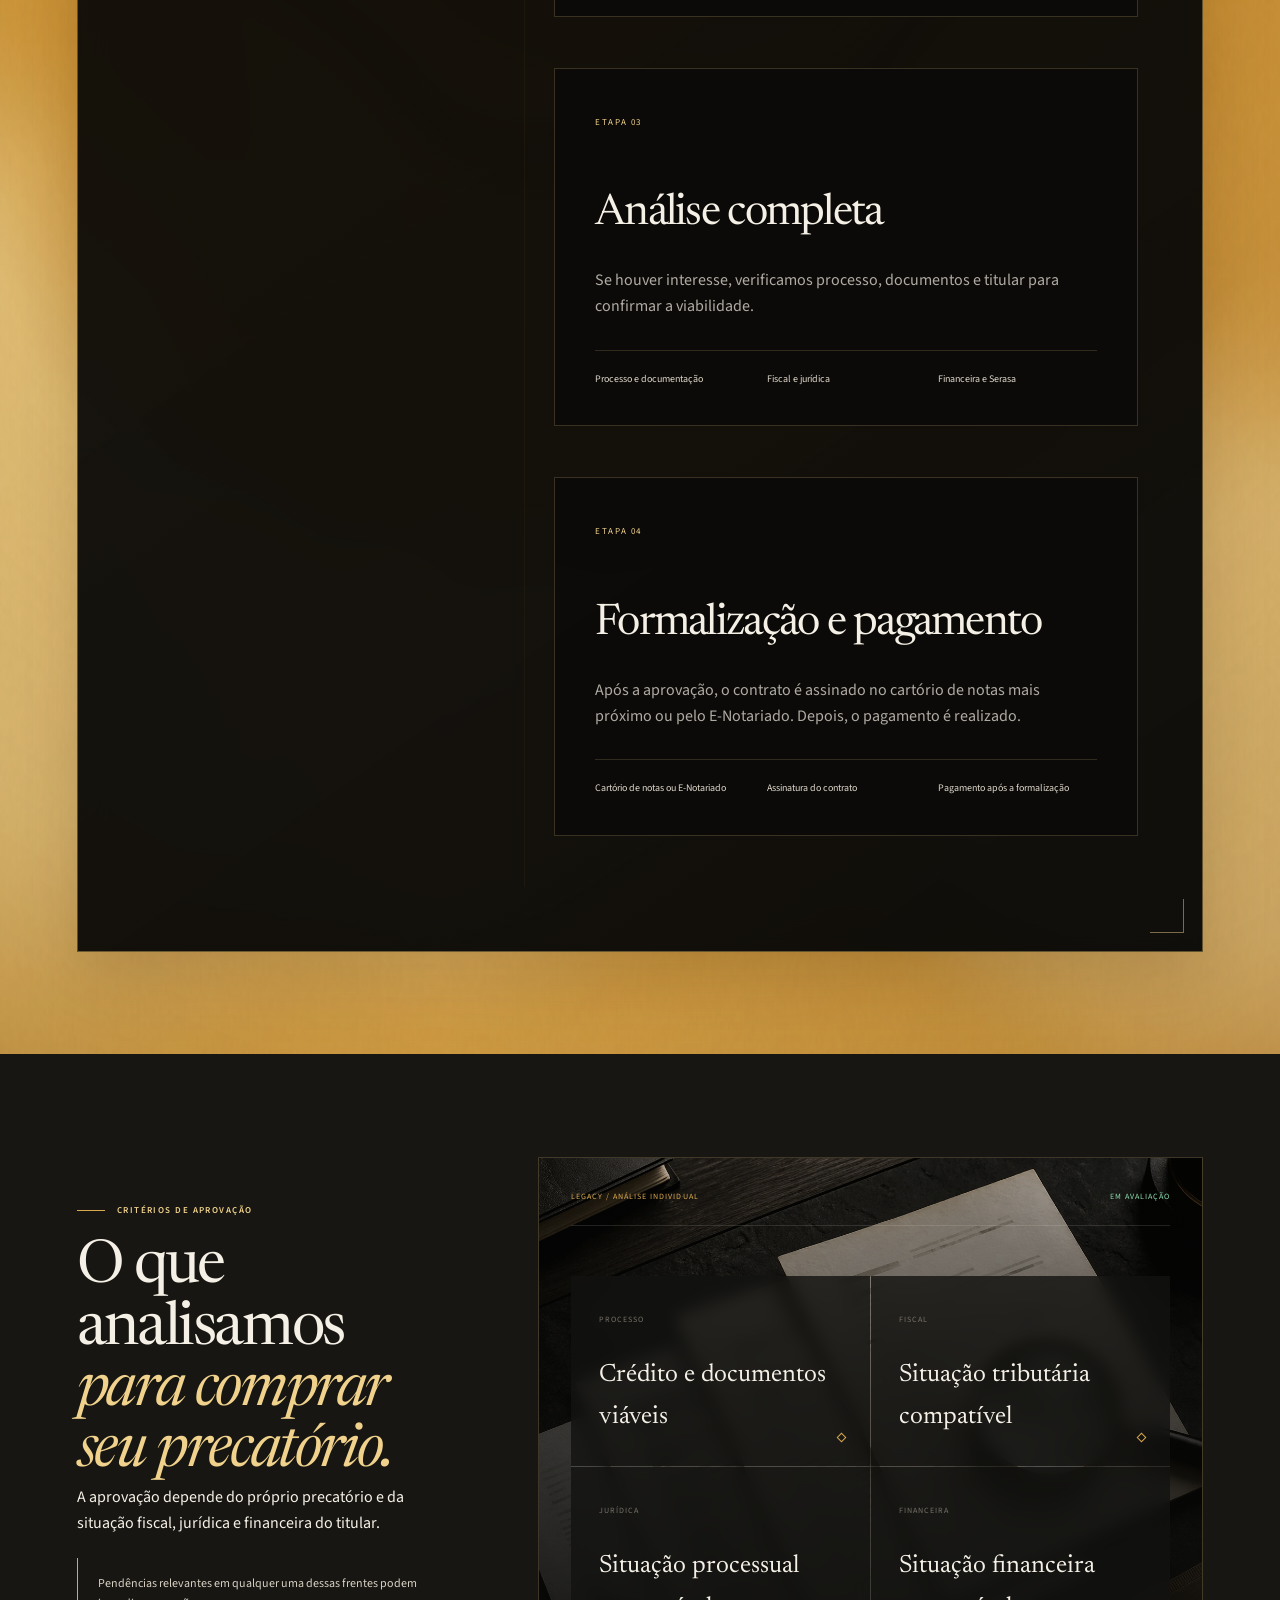
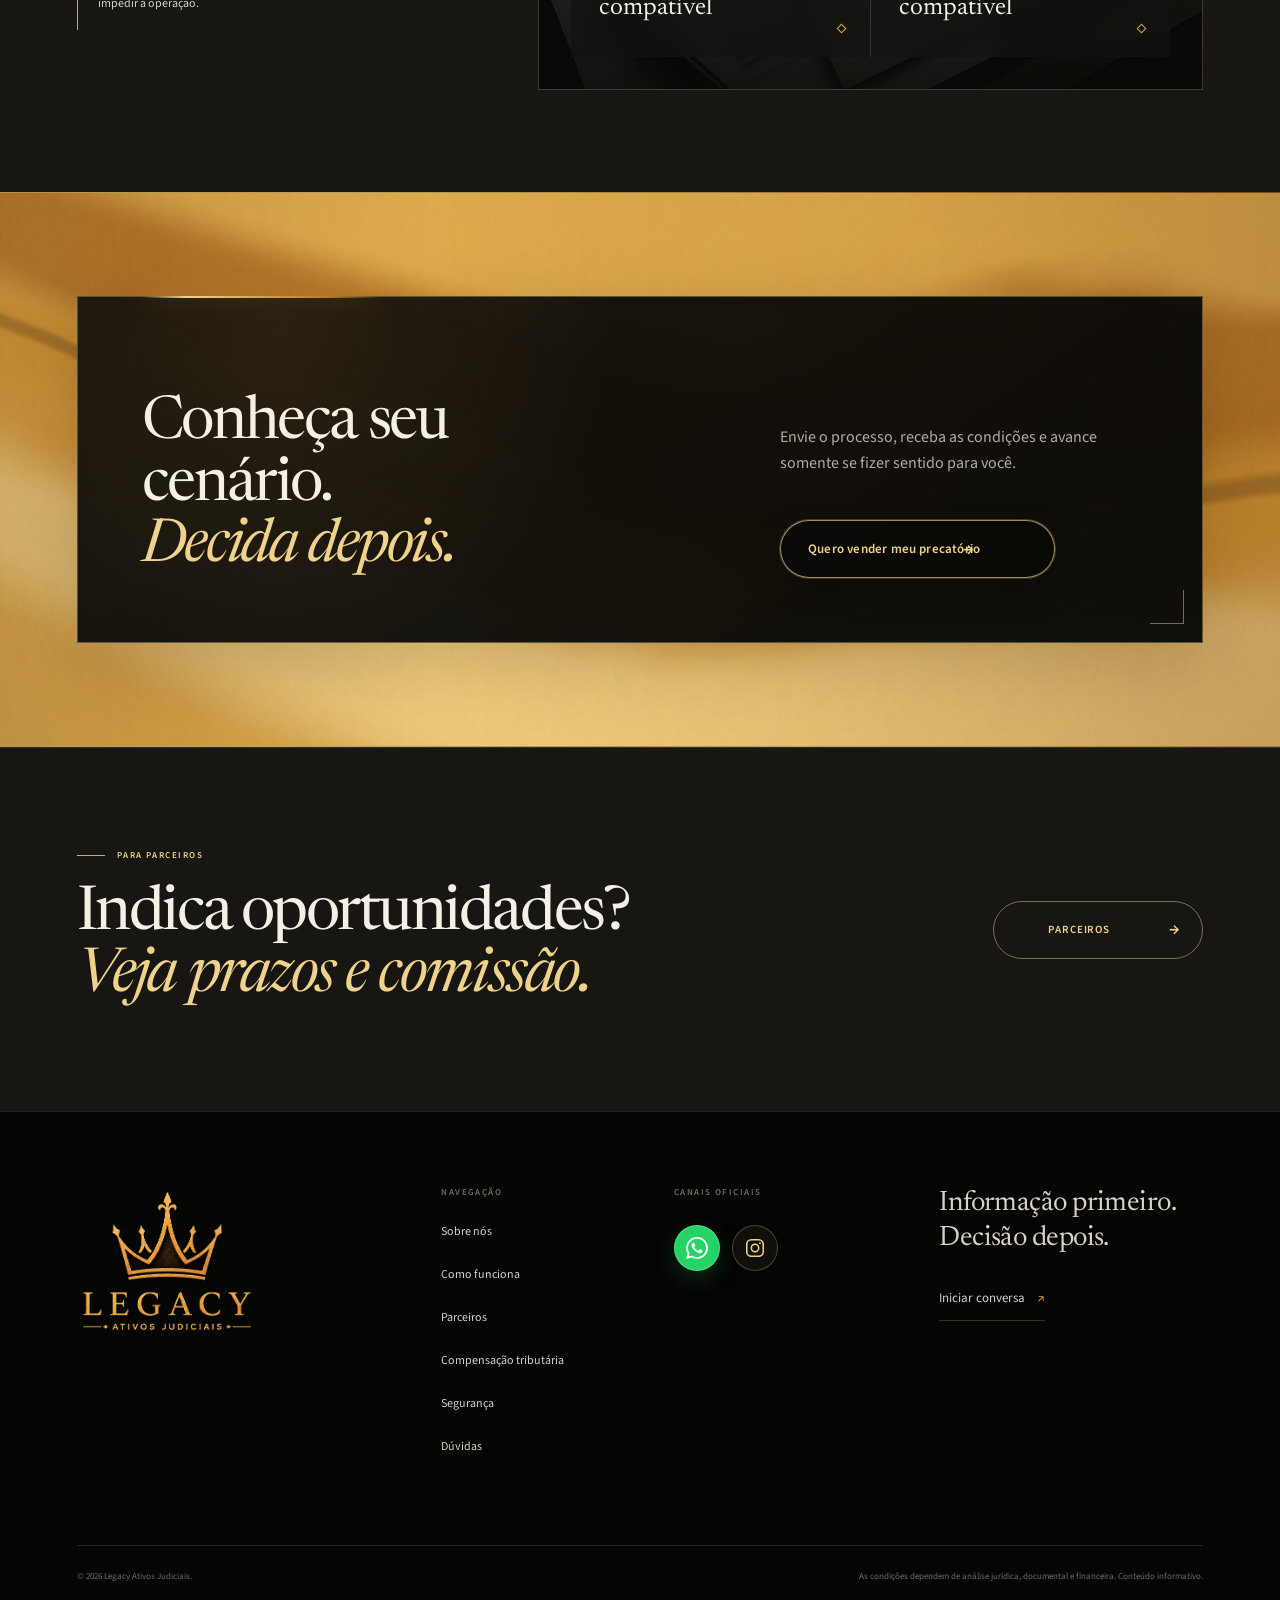
<file: como-funciona.html>
<!DOCTYPE html>
<html lang="pt-BR">
  <head>
    <meta charset="UTF-8"><meta name="viewport" content="width=device-width, initial-scale=1"><meta name="theme-color" content="#080807">
    <meta name="description" content="Entenda passo a passo como funciona a análise e a negociação de precatórios com a Legacy Ativos Judiciais.">
    <title>Como funciona | Legacy Ativos Judiciais</title>
    <link rel="icon" href="assets/legacy-logo.png" type="image/png"><link rel="preconnect" href="https://fonts.googleapis.com"><link rel="preconnect" href="https://fonts.gstatic.com" crossorigin>
    <link href="https://fonts.googleapis.com/css2?family=Newsreader:opsz,wght@6..72,400;6..72,500&family=Source+Sans+3:wght@400;500;600&display=swap" rel="stylesheet">
    <script>document.documentElement.classList.add('js');</script><link rel="stylesheet" href="styles.css?v=linkedin-11">
  </head>
  <body class="inner-page clean-inner page-how" data-page="como-funciona">
    <a class="skip-link" href="#conteudo">Ir para o conteúdo</a><div class="page-transition" aria-hidden="true"><span>Legacy</span></div><div class="page-progress" aria-hidden="true"><span></span></div><div class="grain" aria-hidden="true"></div>
    <header class="site-header" data-header>
      <div class="header-inner shell">
        <a class="brand" href="index.html" aria-label="Legacy Ativos Judiciais — início"><img src="assets/legacy-logo.png" width="826" height="688" alt=""></a>
        <nav class="desktop-nav" aria-label="Navegação principal"><a href="index.html">Início</a><a href="sobre.html">Sobre nós</a><a href="como-funciona.html" aria-current="page">Como funciona</a><a href="parceiros.html">Parceiros</a><a href="compensacao-tributaria.html">Compensação</a><a href="seguranca.html">Segurança</a><a href="duvidas.html">Dúvidas</a></nav>
        <a class="header-cta magnetic" data-magnetic href="https://wa.me/5511948179546?text=Ol%C3%A1%2C%20quero%20receber%20uma%20proposta%20para%20vender%20meu%20precat%C3%B3rio." target="_blank" rel="noopener noreferrer">Vender meu precatório <span aria-hidden="true">→</span></a>
        <button class="menu-toggle" type="button" aria-expanded="false" aria-controls="mobile-menu" aria-label="Abrir menu"><span></span><span></span></button>
      </div>
      <div class="mobile-menu" id="mobile-menu" inert><nav aria-label="Navegação móvel"><a href="index.html">Início</a><a href="sobre.html">Sobre nós</a><a href="como-funciona.html" aria-current="page">Como funciona</a><a href="parceiros.html">Parceiros</a><a href="compensacao-tributaria.html">Compensação tributária</a><a href="seguranca.html">Segurança</a><a href="duvidas.html">Dúvidas</a><a class="mobile-menu-cta" href="https://wa.me/5511948179546?text=Ol%C3%A1%2C%20quero%20receber%20uma%20proposta%20para%20vender%20meu%20precat%C3%B3rio." target="_blank" rel="noopener noreferrer">Vender meu precatório</a></nav></div>
    </header>

    <main id="conteudo">
      <section class="inner-hero" aria-labelledby="page-title">
        <div class="scene-light" aria-hidden="true"></div>
        <div class="shell inner-hero-grid">
          <div class="inner-hero-copy">
            <nav class="breadcrumb" aria-label="Trilha de navegação"><a href="index.html">Início</a><span>/</span><span aria-current="page">Como funciona</span></nav>
            <p class="eyebrow hero-eyebrow"><span></span> Como funciona</p>
            <h1 id="page-title"><span class="line"><span>Do primeiro contato</span></span><span class="line accent"><span>à sua decisão.</span></span></h1>
            <p class="inner-hero-lead">Você sabe o que enviar, quando recebe a proposta e o que acontece se decidir avançar.</p>
          </div>
          <div class="hero-mark home-depth inner-hero-brand" data-tilt data-tilt-strength="5" aria-hidden="true">
            <div class="mark-orbit orbit-one"></div><div class="mark-orbit orbit-two"></div>
            <p class="orbit-copy">clareza · confiança · legado ·</p>
            <img class="parallax-layer" data-speed="0.04" src="assets/legacy-logo.png" width="826" height="688" alt="">
          </div>
        </div>
        <div class="inner-hero-index shell"><span>02</span><i></i><span>O processo</span></div>
      </section>

      <section class="process-story section-light section" aria-labelledby="journey-title">
        <div class="shell story-layout">
          <div class="story-intro">
            <p class="eyebrow reveal"><span></span> Quatro etapas</p><h2 id="journey-title" class="reveal">Um caminho claro.<br><em>Sem surpresas.</em></h2>
            <p class="reveal">Quatro etapas do envio do processo ao pagamento.</p>
          </div>
          <div class="story-track" data-story>
            <div class="story-progress" aria-hidden="true"><i></i></div>
            <article class="story-step reveal" data-story-step>
              <div class="story-card" data-tilt data-tilt-strength="3"><span class="story-index">Etapa 01</span><h3>Primeiro contato</h3><p>Comece pelo WhatsApp com o número do processo e os dados básicos do titular.</p><ul><li>Número do processo ou precatório</li><li>Identificação do titular</li><li>Canal para retorno</li></ul></div>
            </article>
            <article class="story-step reveal" data-story-step>
              <div class="story-card" data-tilt data-tilt-strength="3"><span class="story-index">Etapa 02</span><h3>Proposta</h3><p>Conheça valores, condições e próximos passos antes de assumir qualquer compromisso.</p><ul><li>Valor e condições</li><li>Etapas previstas</li><li>Espaço para esclarecer dúvidas</li></ul></div>
            </article>
            <article class="story-step reveal" data-story-step>
              <div class="story-card" data-tilt data-tilt-strength="3"><span class="story-index">Etapa 03</span><h3>Análise completa</h3><p>Se houver interesse, verificamos processo, documentos e titular para confirmar a viabilidade.</p><ul><li>Processo e documentação</li><li>Fiscal e jurídica</li><li>Financeira e Serasa</li></ul></div>
            </article>
            <article class="story-step reveal" data-story-step>
              <div class="story-card" data-tilt data-tilt-strength="3"><span class="story-index">Etapa 04</span><h3>Formalização e pagamento</h3><p>Após a aprovação, o contrato é assinado no cartório de notas mais próximo ou pelo E-Notariado. Depois, o pagamento é realizado.</p><ul><li>Cartório de notas ou E-Notariado</li><li>Assinatura do contrato</li><li>Pagamento após a formalização</li></ul></div>
            </article>
          </div>
        </div>
      </section>

      <section class="analysis-room section" aria-labelledby="analysis-title">
        <div class="shell analysis-layout">
          <div class="analysis-copy"><p class="eyebrow reveal"><span></span> Critérios de aprovação</p><h2 id="analysis-title" class="reveal">O que analisamos<br><em>para comprar seu precatório.</em></h2><p class="reveal">A aprovação depende do próprio precatório e da situação fiscal, jurídica e financeira do titular.</p><p class="analysis-caveat reveal">Pendências relevantes em qualquer uma dessas frentes podem impedir a operação.</p></div>
          <div class="analysis-console has-photo reveal" data-tilt data-tilt-strength="4">
            <img class="console-photo" src="assets/legacy-analysis-desk.webp" width="1536" height="1024" loading="lazy" alt="Documentos organizados em camadas, lupa, caneta e régua de metal sobre mesa escura">
            <div class="console-top"><span>Legacy / análise individual</span><i>Em avaliação</i></div>
            <div class="console-grid">
              <article><span>Processo</span><b>Crédito e documentos viáveis</b><i></i></article><article><span>Fiscal</span><b>Situação tributária compatível</b><i></i></article><article><span>Jurídica</span><b>Situação processual compatível</b><i></i></article><article><span>Financeira</span><b>Situação financeira compatível</b><i></i></article>
            </div>
            <div class="console-scan" aria-hidden="true"></div>
          </div>
        </div>
      </section>

      <section class="decision-band" aria-labelledby="decision-title"><div class="shell decision-grid"><div><p class="eyebrow reveal"><span></span> Para começar</p><h2 id="decision-title" class="reveal">Conheça seu cenário.<br><em>Decida depois.</em></h2></div><div class="reveal"><p>Envie o processo, receba as condições e avance somente se fizer sentido para você.</p><a class="button button-primary magnetic" data-magnetic href="https://wa.me/5511948179546?text=Ol%C3%A1%2C%20quero%20receber%20uma%20proposta%20para%20vender%20meu%20precat%C3%B3rio." target="_blank" rel="noopener noreferrer"><span>Quero vender meu precatório</span><i aria-hidden="true">→</i></a></div></div></section>

      <section class="page-next" aria-labelledby="next-title"><div class="shell page-next-grid"><div><p class="eyebrow reveal"><span></span> Para parceiros</p><h2 id="next-title" class="reveal">Indica oportunidades?<br><em>Veja prazos e comissão.</em></h2></div><a class="next-orbit reveal" href="parceiros.html" aria-label="Ir para Parceiros"><span>Parceiros</span><i aria-hidden="true">→</i></a></div></section>
    </main>

    <footer class="site-footer"><div class="shell footer-main"><a class="footer-brand" href="index.html" aria-label="Legacy Ativos Judiciais — início"><img src="assets/legacy-logo.png" width="826" height="688" alt="Legacy Ativos Judiciais" loading="lazy"></a><div class="footer-nav"><p>Navegação</p><a href="sobre.html">Sobre nós</a><a href="como-funciona.html">Como funciona</a><a href="parceiros.html">Parceiros</a><a href="compensacao-tributaria.html">Compensação tributária</a><a href="seguranca.html">Segurança</a><a href="duvidas.html">Dúvidas</a></div><div class="footer-contact"><p>Canais oficiais</p><a class="footer-social footer-whatsapp" href="https://wa.me/5511948179546" target="_blank" rel="noopener noreferrer" aria-label="Conversar com a Legacy pelo WhatsApp"><img src="assets/whatsapp.svg" width="22" height="22" alt="" aria-hidden="true"></a><a class="footer-social footer-instagram" href="https://www.instagram.com/_legacy.ativos?igsh=Z3BhbHU1YjhjN204" target="_blank" rel="noopener noreferrer" aria-label="Abrir o Instagram da Legacy Ativos Judiciais"><img src="assets/instagram.svg" width="22" height="22" alt="" aria-hidden="true"></a></div><div class="footer-message"><p>Informação primeiro. Decisão depois.</p><a class="text-link" href="https://wa.me/5511948179546" target="_blank" rel="noopener noreferrer">Iniciar conversa <span aria-hidden="true">↗</span></a></div></div><div class="shell footer-legal"><p>© <span data-year></span> Legacy Ativos Judiciais.</p><p>As condições dependem de análise jurídica, documental e financeira. Conteúdo informativo.</p></div></footer>
    <a class="whatsapp-float" href="https://wa.me/5511948179546" target="_blank" rel="noopener noreferrer" aria-label="Falar com a Legacy pelo WhatsApp"><span class="whatsapp-tooltip">Fale com a Legacy</span><span class="whatsapp-icon"><img src="assets/whatsapp.svg" width="31" height="31" alt="" aria-hidden="true"></span></a>
    <script src="gradient-wave.js?v=gold-wave-clean-3" defer></script><script src="script.js" defer></script>
  </body>
</html>
</file>
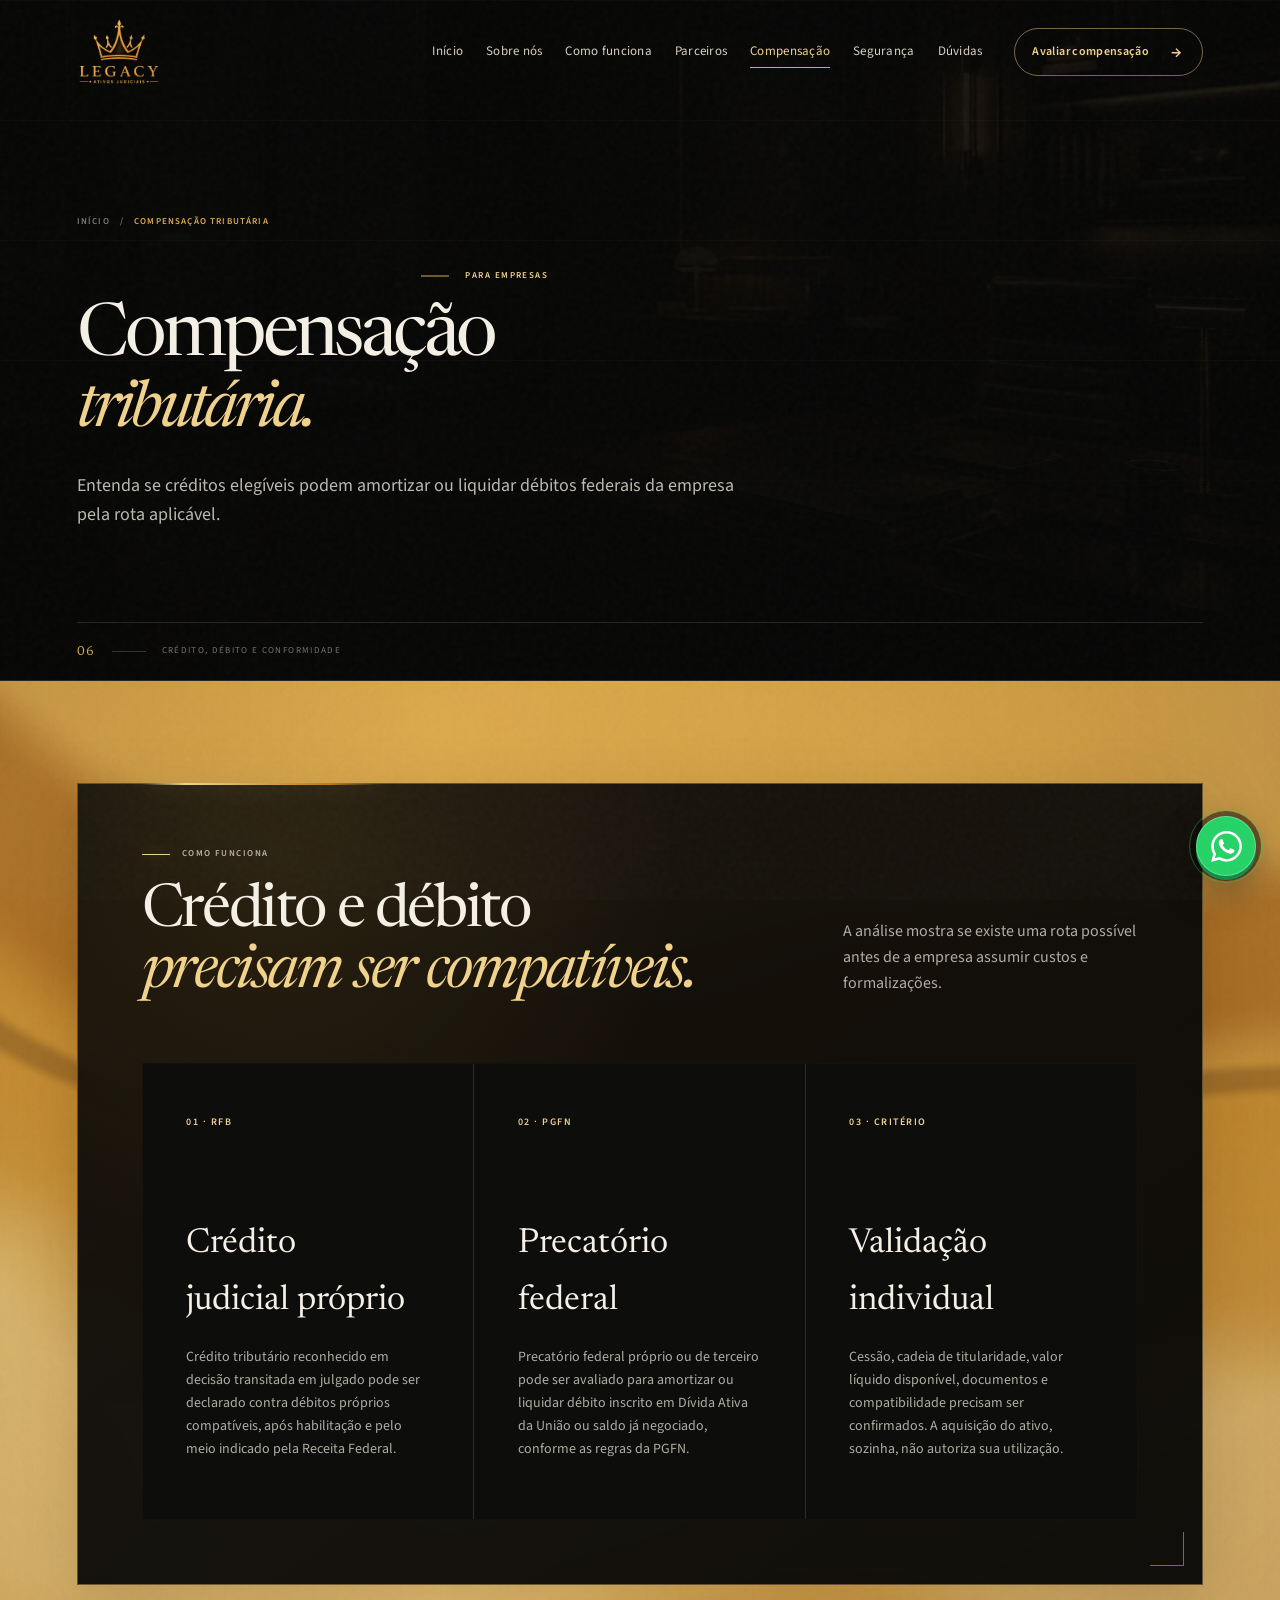
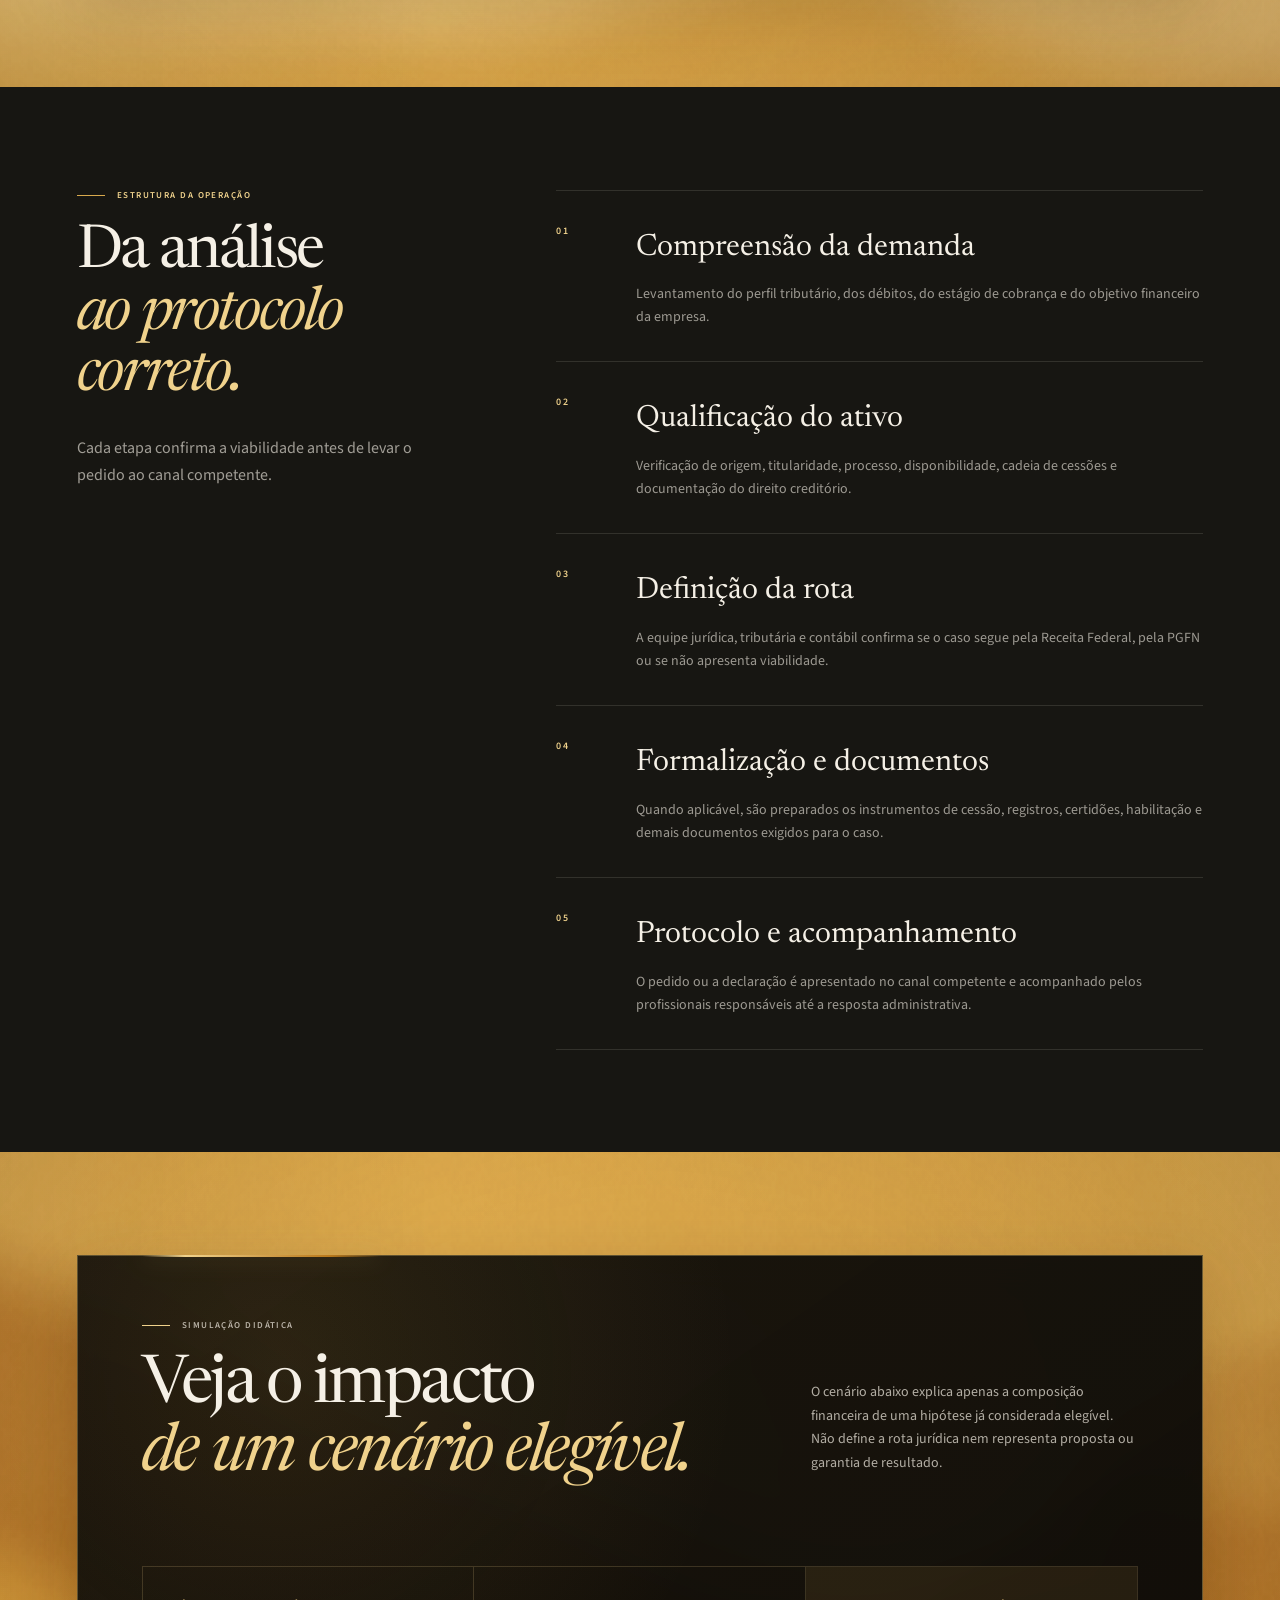
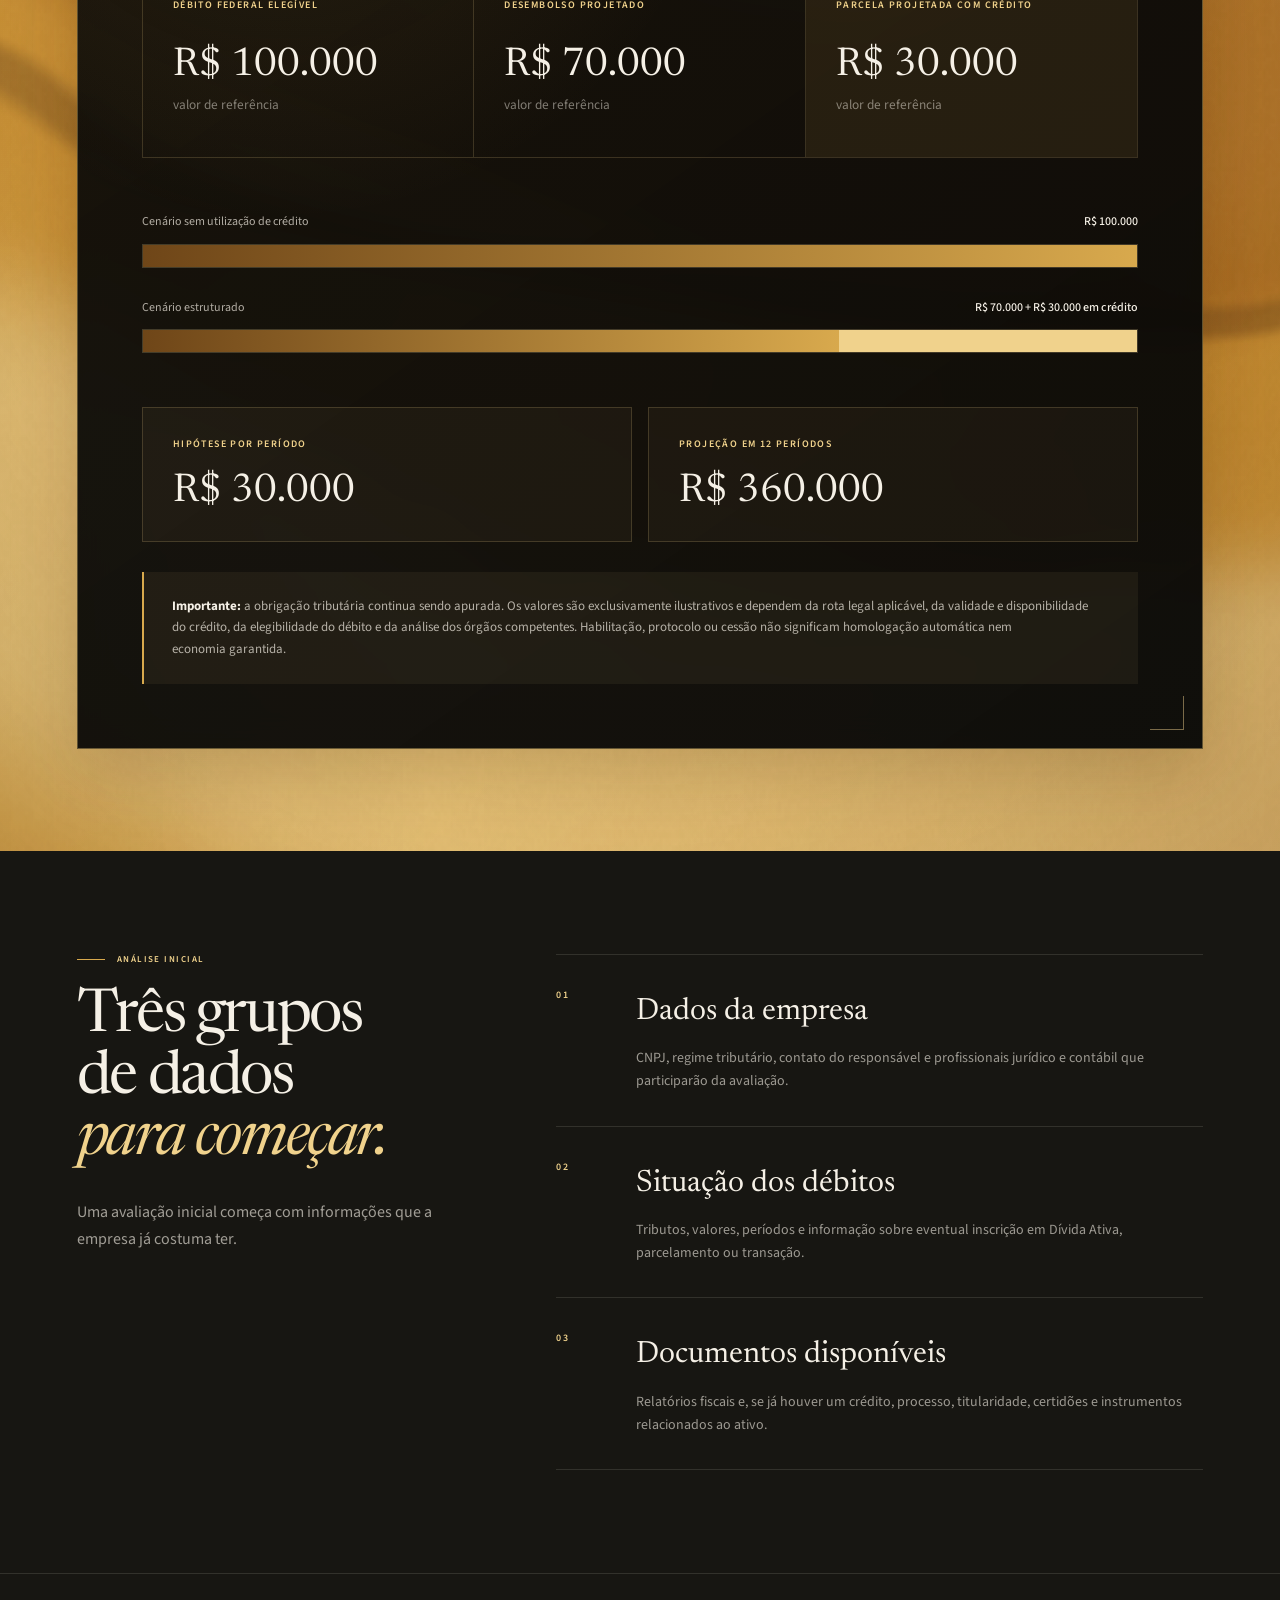
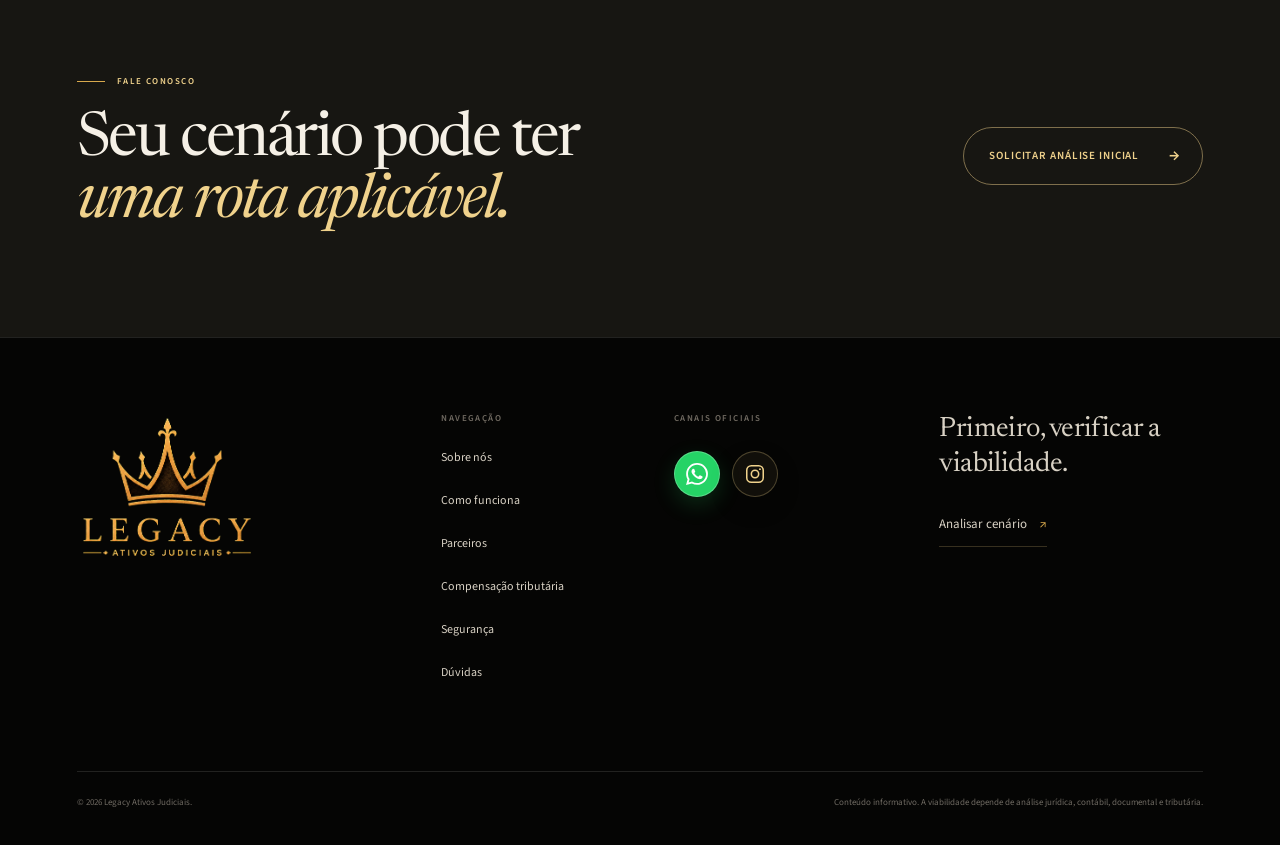
<file: compensacao-tributaria.html>
<!DOCTYPE html>
<html lang="pt-BR">
  <head>
    <meta charset="UTF-8">
    <meta name="viewport" content="width=device-width, initial-scale=1">
    <meta name="theme-color" content="#080807">
    <meta name="description" content="Entenda as rotas de utilização de créditos judiciais e precatórios federais, os critérios de elegibilidade e como solicitar uma análise inicial com a Legacy.">
    <title>Compensação Tributária | Legacy Ativos Judiciais</title>
    <link rel="icon" href="assets/legacy-logo.png" type="image/png">
    <link rel="preconnect" href="https://fonts.googleapis.com">
    <link rel="preconnect" href="https://fonts.gstatic.com" crossorigin>
    <link href="https://fonts.googleapis.com/css2?family=Newsreader:opsz,wght@6..72,400;6..72,500&family=Source+Sans+3:wght@400;500;600&display=swap" rel="stylesheet">
    <script>document.documentElement.classList.add('js');</script>
    <link rel="stylesheet" href="styles.css?v=linkedin-11">
  </head>
  <body class="inner-page clean-inner page-tax" data-page="compensacao-tributaria">
    <a class="skip-link" href="#conteudo">Ir para o conteúdo</a>
    <div class="page-transition" aria-hidden="true"><span>Legacy</span></div>
    <div class="page-progress" aria-hidden="true"><span></span></div>
    <div class="grain" aria-hidden="true"></div>

    <header class="site-header" data-header>
      <div class="header-inner shell">
        <a class="brand" href="index.html" aria-label="Legacy Ativos Judiciais — início"><img src="assets/legacy-logo.png" width="826" height="688" alt=""></a>
        <nav class="desktop-nav" aria-label="Navegação principal"><a href="index.html">Início</a><a href="sobre.html">Sobre nós</a><a href="como-funciona.html">Como funciona</a><a href="parceiros.html">Parceiros</a><a href="compensacao-tributaria.html" aria-current="page">Compensação</a><a href="seguranca.html">Segurança</a><a href="duvidas.html">Dúvidas</a></nav>
        <a class="header-cta magnetic" data-magnetic href="https://wa.me/5511948179546?text=Ol%C3%A1%2C%20quero%20avaliar%20um%20cen%C3%A1rio%20de%20compensa%C3%A7%C3%A3o%20tribut%C3%A1ria%20para%20minha%20empresa." target="_blank" rel="noopener noreferrer">Avaliar compensação <span aria-hidden="true">→</span></a>
        <button class="menu-toggle" type="button" aria-expanded="false" aria-controls="mobile-menu" aria-label="Abrir menu"><span></span><span></span></button>
      </div>
      <div class="mobile-menu" id="mobile-menu" inert><nav aria-label="Navegação móvel"><a href="index.html">Início</a><a href="sobre.html">Sobre nós</a><a href="como-funciona.html">Como funciona</a><a href="parceiros.html">Parceiros</a><a href="compensacao-tributaria.html" aria-current="page">Compensação tributária</a><a href="seguranca.html">Segurança</a><a href="duvidas.html">Dúvidas</a><a class="mobile-menu-cta" href="https://wa.me/5511948179546?text=Ol%C3%A1%2C%20quero%20avaliar%20um%20cen%C3%A1rio%20de%20compensa%C3%A7%C3%A3o%20tribut%C3%A1ria%20para%20minha%20empresa." target="_blank" rel="noopener noreferrer">Avaliar compensação</a></nav></div>
    </header>

    <main id="conteudo">
      <section class="inner-hero" aria-labelledby="page-title">
        <div class="scene-light" aria-hidden="true"></div>
        <div class="shell inner-hero-grid">
          <div class="inner-hero-copy">
            <nav class="breadcrumb" aria-label="Trilha de navegação"><a href="index.html">Início</a><span>/</span><span aria-current="page">Compensação tributária</span></nav>
            <p class="eyebrow hero-eyebrow"><span></span> Para empresas</p>
            <h1 id="page-title"><span class="line"><span>Compensação</span></span><span class="line accent"><span>tributária.</span></span></h1>
            <p class="inner-hero-lead">Entenda se créditos elegíveis podem amortizar ou liquidar débitos federais da empresa pela rota aplicável.</p>
          </div>
        </div>
        <div class="inner-hero-index shell"><span>06</span><i></i><span>Crédito, débito e conformidade</span></div>
      </section>

      <section class="tax-definition section-light section" aria-labelledby="tax-definition-title">
        <div class="shell">
          <div class="split-heading dark-heading">
            <div><p class="eyebrow reveal"><span></span> Como funciona</p><h2 id="tax-definition-title" class="reveal">Crédito e débito<br><em>precisam ser compatíveis.</em></h2></div>
            <p class="reveal">A análise mostra se existe uma rota possível antes de a empresa assumir custos e formalizações.</p>
          </div>
          <div class="tax-foundations">
            <article class="reveal"><span>01 · RFB</span><h3>Crédito judicial próprio</h3><p>Crédito tributário reconhecido em decisão transitada em julgado pode ser declarado contra débitos próprios compatíveis, após habilitação e pelo meio indicado pela Receita Federal.</p></article>
            <article class="reveal"><span>02 · PGFN</span><h3>Precatório federal</h3><p>Precatório federal próprio ou de terceiro pode ser avaliado para amortizar ou liquidar débito inscrito em Dívida Ativa da União ou saldo já negociado, conforme as regras da PGFN.</p></article>
            <article class="reveal"><span>03 · CRITÉRIO</span><h3>Validação individual</h3><p>Cessão, cadeia de titularidade, valor líquido disponível, documentos e compatibilidade precisam ser confirmados. A aquisição do ativo, sozinha, não autoriza sua utilização.</p></article>
          </div>
        </div>
      </section>

      <section class="tax-process section" aria-labelledby="tax-process-title">
        <div class="shell tax-process-layout">
          <div class="tax-process-intro">
            <p class="eyebrow reveal"><span></span> Estrutura da operação</p>
            <h2 id="tax-process-title" class="reveal">Da análise<br><em>ao protocolo correto.</em></h2>
            <p class="reveal">Cada etapa confirma a viabilidade antes de levar o pedido ao canal competente.</p>
          </div>
          <ol class="tax-process-list">
            <li class="reveal"><span>01</span><div><h3>Compreensão da demanda</h3><p>Levantamento do perfil tributário, dos débitos, do estágio de cobrança e do objetivo financeiro da empresa.</p></div></li>
            <li class="reveal"><span>02</span><div><h3>Qualificação do ativo</h3><p>Verificação de origem, titularidade, processo, disponibilidade, cadeia de cessões e documentação do direito creditório.</p></div></li>
            <li class="reveal"><span>03</span><div><h3>Definição da rota</h3><p>A equipe jurídica, tributária e contábil confirma se o caso segue pela Receita Federal, pela PGFN ou se não apresenta viabilidade.</p></div></li>
            <li class="reveal"><span>04</span><div><h3>Formalização e documentos</h3><p>Quando aplicável, são preparados os instrumentos de cessão, registros, certidões, habilitação e demais documentos exigidos para o caso.</p></div></li>
            <li class="reveal"><span>05</span><div><h3>Protocolo e acompanhamento</h3><p>O pedido ou a declaração é apresentado no canal competente e acompanhado pelos profissionais responsáveis até a resposta administrativa.</p></div></li>
          </ol>
        </div>
      </section>

      <section class="tax-example section-light section" aria-labelledby="tax-example-title">
        <div class="shell tax-example-panel">
          <div class="tax-example-heading">
            <div><p class="eyebrow reveal"><span></span> Simulação didática</p><h2 id="tax-example-title" class="reveal">Veja o impacto<br><em>de um cenário elegível.</em></h2></div>
            <p class="reveal">O cenário abaixo explica apenas a composição financeira de uma hipótese já considerada elegível. Não define a rota jurídica nem representa proposta ou garantia de resultado.</p>
          </div>

          <div class="tax-example-summary reveal" aria-label="Resumo do cenário ilustrativo">
            <article><span>Débito federal elegível</span><strong>R$ 100.000</strong><small>valor de referência</small></article>
            <article><span>Desembolso projetado</span><strong>R$ 70.000</strong><small>valor de referência</small></article>
            <article><span>Parcela projetada com crédito</span><strong>R$ 30.000</strong><small>valor de referência</small></article>
          </div>

          <div class="tax-bars reveal">
            <div class="tax-bar-row"><header><span>Cenário sem utilização de crédito</span><strong>R$ 100.000</strong></header><div class="tax-bar"><i style="--bar-size: 100%"></i></div></div>
            <div class="tax-bar-row"><header><span>Cenário estruturado</span><strong>R$ 70.000 + R$ 30.000 em crédito</strong></header><div class="tax-bar tax-bar-split"><i style="--bar-size: 70%"></i><b style="--bar-size: 30%"></b></div></div>
          </div>

          <div class="tax-example-totals reveal"><article><span>Hipótese por período</span><strong>R$ 30.000</strong></article><article><span>Projeção em 12 períodos</span><strong>R$ 360.000</strong></article></div>
          <p class="tax-example-caveat reveal"><strong>Importante:</strong> a obrigação tributária continua sendo apurada. Os valores são exclusivamente ilustrativos e dependem da rota legal aplicável, da validade e disponibilidade do crédito, da elegibilidade do débito e da análise dos órgãos competentes. Habilitação, protocolo ou cessão não significam homologação automática nem economia garantida.</p>
        </div>
      </section>

      <section class="tax-start section" aria-labelledby="tax-start-title">
        <div class="shell tax-start-grid">
          <div>
            <p class="eyebrow reveal"><span></span> Análise inicial</p>
            <h2 id="tax-start-title" class="reveal">Três grupos de dados<br><em>para começar.</em></h2>
            <p class="reveal">Uma avaliação inicial começa com informações que a empresa já costuma ter.</p>
          </div>
          <ul class="tax-document-list reveal">
            <li><span>01</span><div><h3>Dados da empresa</h3><p>CNPJ, regime tributário, contato do responsável e profissionais jurídico e contábil que participarão da avaliação.</p></div></li>
            <li><span>02</span><div><h3>Situação dos débitos</h3><p>Tributos, valores, períodos e informação sobre eventual inscrição em Dívida Ativa, parcelamento ou transação.</p></div></li>
            <li><span>03</span><div><h3>Documentos disponíveis</h3><p>Relatórios fiscais e, se já houver um crédito, processo, titularidade, certidões e instrumentos relacionados ao ativo.</p></div></li>
          </ul>
        </div>
      </section>

      <section class="page-next tax-contact" aria-labelledby="tax-contact-title">
        <div class="shell page-next-grid">
          <div><p class="eyebrow reveal"><span></span> Fale conosco</p><h2 id="tax-contact-title" class="reveal">Seu cenário pode ter<br><em>uma rota aplicável.</em></h2></div>
          <a class="next-orbit reveal" href="https://wa.me/5511948179546?text=Ol%C3%A1%2C%20quero%20avaliar%20um%20cen%C3%A1rio%20de%20compensa%C3%A7%C3%A3o%20tribut%C3%A1ria%20para%20minha%20empresa." target="_blank" rel="noopener noreferrer" aria-label="Solicitar análise inicial pelo WhatsApp"><span>Solicitar análise inicial</span><i aria-hidden="true">→</i></a>
        </div>
      </section>
    </main>

    <footer class="site-footer">
      <div class="shell footer-main">
        <a class="footer-brand" href="index.html" aria-label="Legacy Ativos Judiciais — início"><img src="assets/legacy-logo.png" width="826" height="688" alt="Legacy Ativos Judiciais" loading="lazy"></a>
        <div class="footer-nav"><p>Navegação</p><a href="sobre.html">Sobre nós</a><a href="como-funciona.html">Como funciona</a><a href="parceiros.html">Parceiros</a><a href="compensacao-tributaria.html">Compensação tributária</a><a href="seguranca.html">Segurança</a><a href="duvidas.html">Dúvidas</a></div>
        <div class="footer-contact"><p>Canais oficiais</p><a class="footer-social footer-whatsapp" href="https://wa.me/5511948179546" target="_blank" rel="noopener noreferrer" aria-label="Conversar com a Legacy pelo WhatsApp"><img src="assets/whatsapp.svg" width="22" height="22" alt="" aria-hidden="true"></a><a class="footer-social footer-instagram" href="https://www.instagram.com/_legacy.ativos?igsh=Z3BhbHU1YjhjN204" target="_blank" rel="noopener noreferrer" aria-label="Abrir o Instagram da Legacy Ativos Judiciais"><img src="assets/instagram.svg" width="22" height="22" alt="" aria-hidden="true"></a></div>
        <div class="footer-message"><p>Primeiro, verificar a viabilidade.</p><a class="text-link" href="https://wa.me/5511948179546?text=Ol%C3%A1%2C%20quero%20avaliar%20um%20cen%C3%A1rio%20de%20compensa%C3%A7%C3%A3o%20tribut%C3%A1ria%20para%20minha%20empresa." target="_blank" rel="noopener noreferrer">Analisar cenário <span aria-hidden="true">↗</span></a></div>
      </div>
      <div class="shell footer-legal"><p>© <span data-year></span> Legacy Ativos Judiciais.</p><p>Conteúdo informativo. A viabilidade depende de análise jurídica, contábil, documental e tributária.</p></div>
    </footer>
    <a class="whatsapp-float" href="https://wa.me/5511948179546?text=Ol%C3%A1%2C%20quero%20avaliar%20um%20cen%C3%A1rio%20de%20compensa%C3%A7%C3%A3o%20tribut%C3%A1ria%20para%20minha%20empresa." target="_blank" rel="noopener noreferrer" aria-label="Falar com a Legacy pelo WhatsApp"><span class="whatsapp-tooltip">Fale com a Legacy</span><span class="whatsapp-icon"><img src="assets/whatsapp.svg" width="31" height="31" alt="" aria-hidden="true"></span></a>
    <script src="gradient-wave.js?v=gold-wave-clean-3" defer></script><script src="script.js" defer></script>
  </body>
</html>
</file>
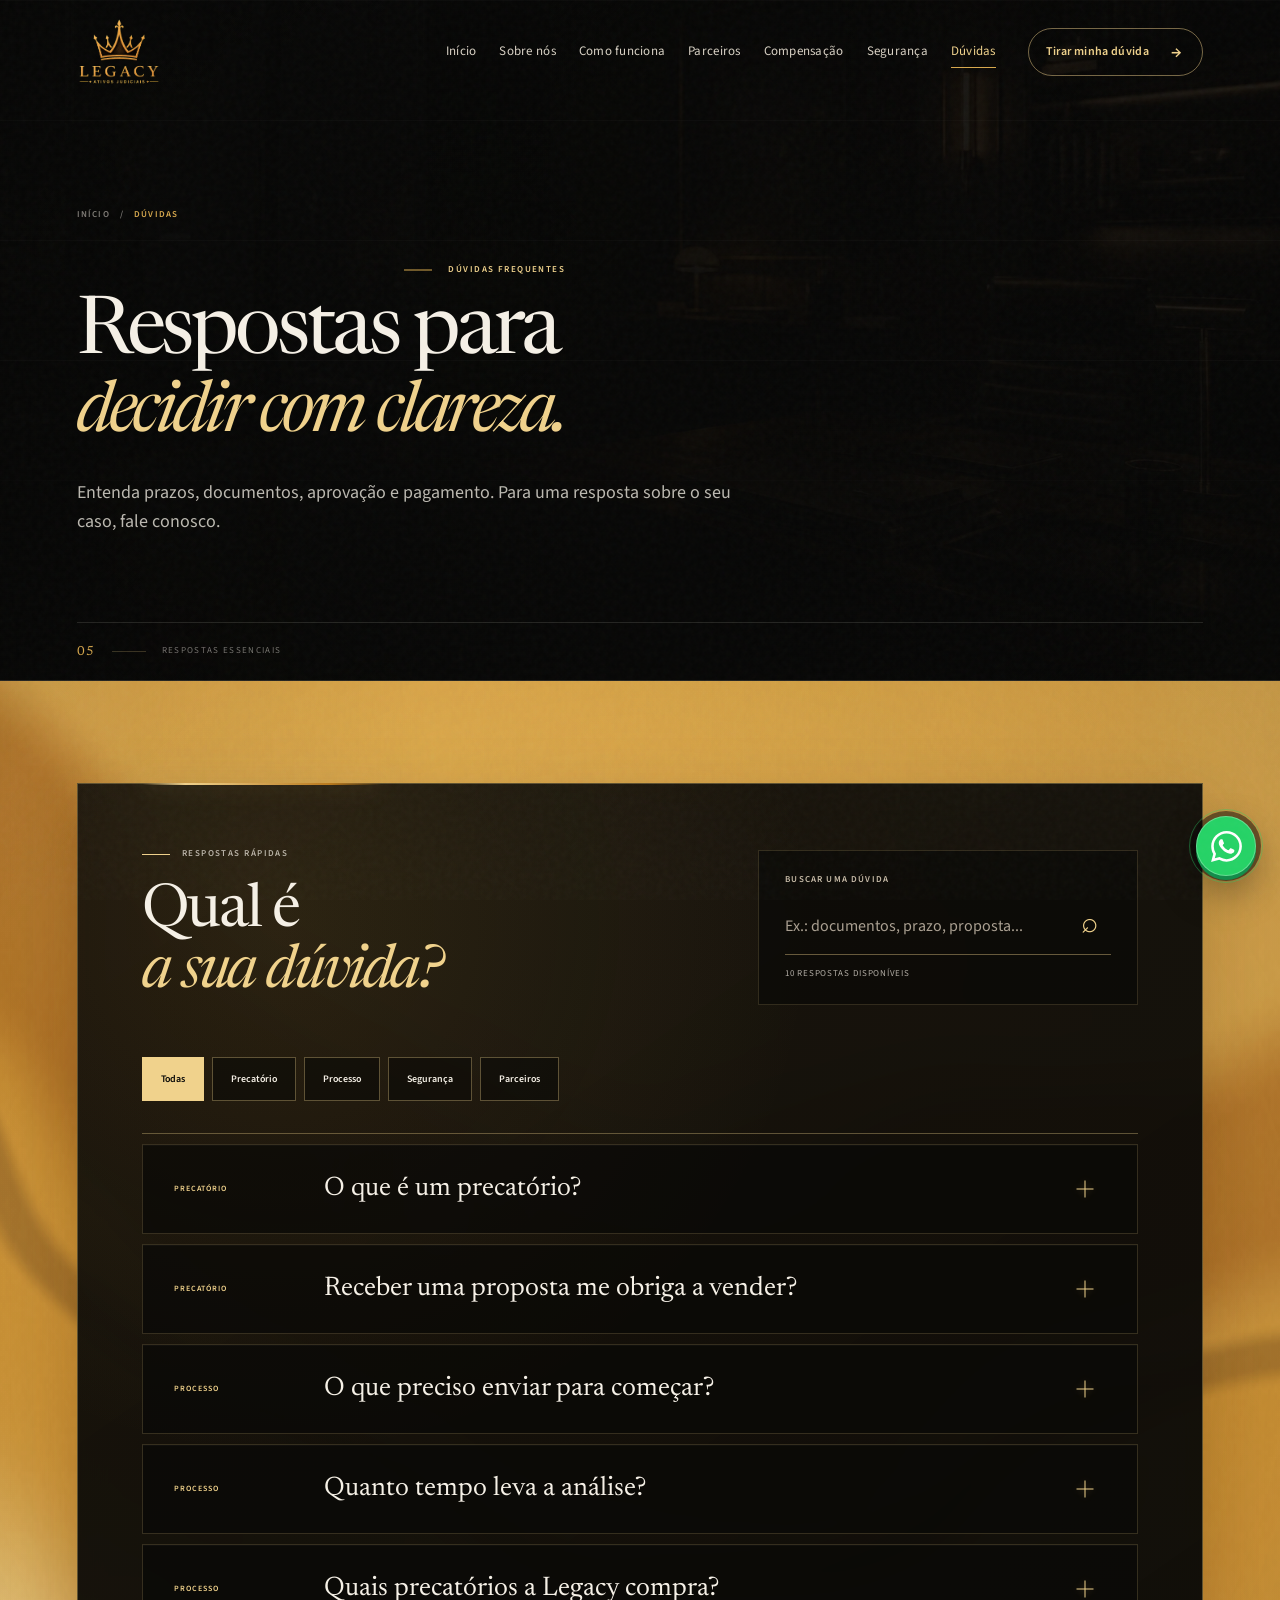
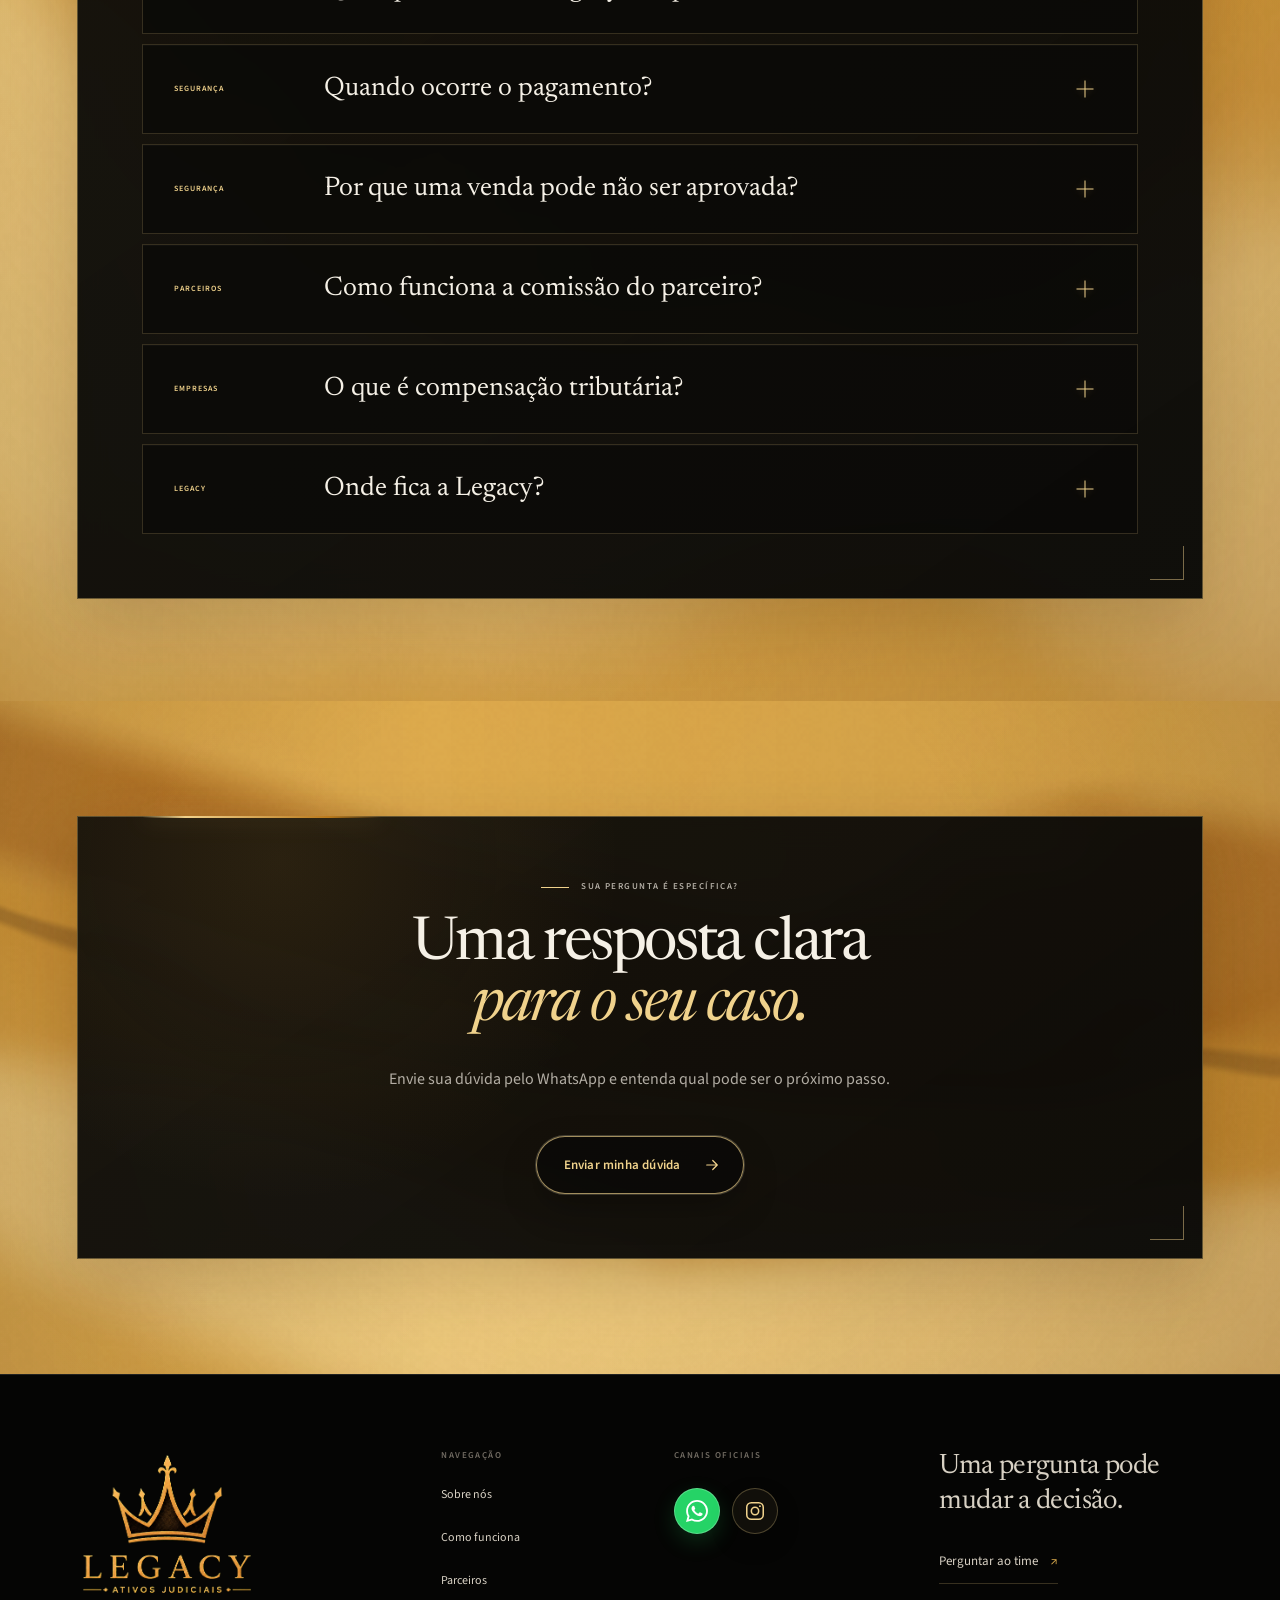
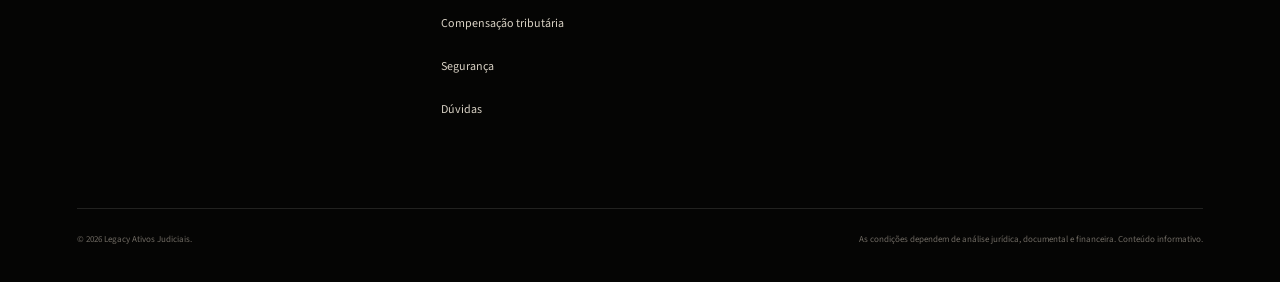
<file: duvidas.html>
<!DOCTYPE html>
<html lang="pt-BR">
  <head>
    <meta charset="UTF-8"><meta name="viewport" content="width=device-width, initial-scale=1"><meta name="theme-color" content="#080807">
    <meta name="description" content="Respostas para as dúvidas mais frequentes sobre precatórios, análise, cessão de crédito, segurança e parceria com a Legacy.">
    <title>Dúvidas frequentes | Legacy Ativos Judiciais</title>
    <link rel="icon" href="assets/legacy-logo.png" type="image/png"><link rel="preconnect" href="https://fonts.googleapis.com"><link rel="preconnect" href="https://fonts.gstatic.com" crossorigin><link href="https://fonts.googleapis.com/css2?family=Newsreader:opsz,wght@6..72,400;6..72,500&family=Source+Sans+3:wght@400;500;600&display=swap" rel="stylesheet">
    <script>document.documentElement.classList.add('js');</script><link rel="stylesheet" href="styles.css?v=linkedin-11">
  </head>
  <body class="inner-page clean-inner page-questions" data-page="duvidas">
    <a class="skip-link" href="#conteudo">Ir para o conteúdo</a><div class="page-transition" aria-hidden="true"><span>Legacy</span></div><div class="page-progress" aria-hidden="true"><span></span></div><div class="grain" aria-hidden="true"></div>
    <header class="site-header" data-header><div class="header-inner shell"><a class="brand" href="index.html" aria-label="Legacy Ativos Judiciais — início"><img src="assets/legacy-logo.png" width="826" height="688" alt=""></a><nav class="desktop-nav" aria-label="Navegação principal"><a href="index.html">Início</a><a href="sobre.html">Sobre nós</a><a href="como-funciona.html">Como funciona</a><a href="parceiros.html">Parceiros</a><a href="compensacao-tributaria.html">Compensação</a><a href="seguranca.html">Segurança</a><a href="duvidas.html" aria-current="page">Dúvidas</a></nav><a class="header-cta magnetic" data-magnetic href="https://wa.me/5511948179546?text=Ol%C3%A1%2C%20tenho%20uma%20d%C3%BAvida%20sobre%20precat%C3%B3rios." target="_blank" rel="noopener noreferrer">Tirar minha dúvida <span aria-hidden="true">→</span></a><button class="menu-toggle" type="button" aria-expanded="false" aria-controls="mobile-menu" aria-label="Abrir menu"><span></span><span></span></button></div><div class="mobile-menu" id="mobile-menu" inert><nav aria-label="Navegação móvel"><a href="index.html">Início</a><a href="sobre.html">Sobre nós</a><a href="como-funciona.html">Como funciona</a><a href="parceiros.html">Parceiros</a><a href="compensacao-tributaria.html">Compensação tributária</a><a href="seguranca.html">Segurança</a><a href="duvidas.html" aria-current="page">Dúvidas</a><a class="mobile-menu-cta" href="https://wa.me/5511948179546?text=Ol%C3%A1%2C%20tenho%20uma%20d%C3%BAvida%20sobre%20precat%C3%B3rios." target="_blank" rel="noopener noreferrer">Tirar minha dúvida</a></nav></div></header>
    <main id="conteudo">
      <section class="inner-hero" aria-labelledby="page-title"><div class="scene-light" aria-hidden="true"></div><div class="shell inner-hero-grid">
        <div class="inner-hero-copy"><nav class="breadcrumb" aria-label="Trilha de navegação"><a href="index.html">Início</a><span>/</span><span aria-current="page">Dúvidas</span></nav><p class="eyebrow hero-eyebrow"><span></span> Dúvidas frequentes</p><h1 id="page-title"><span class="line"><span>Respostas para</span></span><span class="line accent"><span>decidir com clareza.</span></span></h1><p class="inner-hero-lead">Entenda prazos, documentos, aprovação e pagamento. Para uma resposta sobre o seu caso, fale conosco.</p></div>
        <div class="hero-mark home-depth inner-hero-brand" data-tilt data-tilt-strength="5" aria-hidden="true"><div class="mark-orbit orbit-one"></div><div class="mark-orbit orbit-two"></div><p class="orbit-copy">clareza · confiança · legado ·</p><img class="parallax-layer" data-speed="0.04" src="assets/legacy-logo.png" width="826" height="688" alt=""></div>
      </div><div class="inner-hero-index shell"><span>05</span><i></i><span>Respostas essenciais</span></div></section>

      <section class="faq-center section-light section" aria-labelledby="faq-center-title"><div class="shell"><div class="faq-center-heading"><div><p class="eyebrow reveal"><span></span> Respostas rápidas</p><h2 id="faq-center-title" class="reveal">Qual é<br><em>a sua dúvida?</em></h2></div><div class="faq-search-wrap reveal"><label for="faq-search">Buscar uma dúvida</label><div class="faq-search"><input id="faq-search" type="search" placeholder="Ex.: documentos, prazo, proposta..." autocomplete="off"><span aria-hidden="true">⌕</span></div><p class="faq-count" aria-live="polite"><span data-faq-count>10</span> respostas disponíveis</p></div></div>
        <div class="faq-filters reveal" role="group" aria-label="Filtrar dúvidas por assunto"><button type="button" class="active" data-faq-filter="all" aria-pressed="true">Todas</button><button type="button" data-faq-filter="precatorio" aria-pressed="false">Precatório</button><button type="button" data-faq-filter="processo" aria-pressed="false">Processo</button><button type="button" data-faq-filter="seguranca" aria-pressed="false">Segurança</button><button type="button" data-faq-filter="parceiros" aria-pressed="false">Parceiros</button></div>
        <div class="faq-library reveal" data-faq-library>
          <details data-category="precatorio" data-search="o que é precatório definição"><summary><span><i>Precatório</i>O que é um precatório?</span><b aria-hidden="true"></b></summary><p>É uma requisição de pagamento expedida pelo Judiciário para cobrar valores devidos pelo poder público após condenação judicial definitiva. Pode ter natureza alimentar ou não alimentar.</p></details>
          <details data-category="precatorio" data-search="proposta obriga vender aceitar compromisso"><summary><span><i>Precatório</i>Receber uma proposta me obriga a vender?</span><b aria-hidden="true"></b></summary><p>Não. A proposta apresenta condições para que você avalie. A decisão de seguir ou não continua sendo sua.</p></details>
          <details data-category="processo" data-search="começar informações documentos enviar"><summary><span><i>Processo</i>O que preciso enviar para começar?</span><b aria-hidden="true"></b></summary><p>O número do processo ou do precatório e a identificação do titular costumam ser o ponto de partida. Depois, o time informa os documentos necessários para a análise.</p></details>
          <details data-category="processo" data-search="quanto tempo demora análise prazo"><summary><span><i>Processo</i>Quanto tempo leva a análise?</span><b aria-hidden="true"></b></summary><p>Para precatórios federais, o prazo estimado é de até 24 horas. Para estaduais e municipais, a análise leva entre 5 e 8 dias úteis, desde que as informações necessárias estejam disponíveis.</p></details>
          <details data-category="processo" data-search="tipos comprados federal estadual municipal tribunais estados cidades"><summary><span><i>Processo</i>Quais precatórios a Legacy compra?</span><b aria-hidden="true"></b></summary><p>Compramos precatórios federais de todos os Tribunais e estaduais dos estados informados no site. Em âmbito municipal, atendemos São Paulo, Campinas, Guarulhos e Santo André. A lista completa e os créditos federais diferenciados estão na página inicial.</p></details>
          <details data-category="seguranca" data-search="pagamento quando receber conclusão"><summary><span><i>Segurança</i>Quando ocorre o pagamento?</span><b aria-hidden="true"></b></summary><p>A forma, as etapas e as condições de pagamento devem constar da proposta e dos instrumentos aplicáveis. O time explica esse fluxo antes da formalização.</p></details>
          <details data-category="seguranca" data-search="reprovado aprovação fiscal imposto jurídica processo financeira serasa dívida restrição"><summary><span><i>Segurança</i>Por que uma venda pode não ser aprovada?</span><b aria-hidden="true"></b></summary><p>A viabilidade depende da análise do precatório e da situação do titular nas frentes fiscal, jurídica e financeira. Dívidas tributárias, ações em curso, restrições financeiras ou elementos do próprio processo podem impedir a operação.</p></details>
          <details data-category="parceiros" data-search="intermediador comissão parceria"><summary><span><i>Parceiros</i>Como funciona a comissão do parceiro?</span><b aria-hidden="true"></b></summary><p>As condições comerciais são alinhadas previamente com o parceiro e dependem da oportunidade apresentada e da eventual conclusão da operação.</p></details>
          <details data-category="processo" data-search="compensação tributária empresa crédito débito federal"><summary><span><i>Empresas</i>O que é compensação tributária?</span><b aria-hidden="true"></b></summary><p>É uma análise de créditos e débitos para verificar se existe uma forma legal de utilizar o crédito na liquidação de obrigações compatíveis. Cada caso depende de validação jurídica, tributária e documental.</p></details>
          <details data-category="processo" data-search="onde fica localização são paulo endereço sede"><summary><span><i>Legacy</i>Onde fica a Legacy?</span><b aria-hidden="true"></b></summary><p>Nossa base está em São Paulo. Atendemos titulares, empresas, advogados e intermediadores de diferentes regiões do Brasil.</p></details>
        </div>
        <div class="faq-empty" data-faq-empty hidden><span>?</span><h3>Nenhuma resposta encontrada</h3><p>Tente outra palavra ou converse diretamente com o nosso time.</p><a href="https://wa.me/5511948179546" target="_blank" rel="noopener noreferrer">Perguntar pelo WhatsApp</a></div>
      </div></section>

      <section class="question-cta section-light" aria-labelledby="question-cta-title"><div class="shell question-cta-inner"><p class="eyebrow reveal"><span></span> Sua pergunta é específica?</p><h2 id="question-cta-title" class="reveal">Uma resposta clara<br><em>para o seu caso.</em></h2><p class="reveal">Envie sua dúvida pelo WhatsApp e entenda qual pode ser o próximo passo.</p><a class="button button-primary magnetic reveal" data-magnetic href="https://wa.me/5511948179546?text=Ol%C3%A1%2C%20tenho%20uma%20d%C3%BAvida%20sobre%20meu%20precat%C3%B3rio." target="_blank" rel="noopener noreferrer"><span>Enviar minha dúvida</span></a></div></section>
    </main>
    <footer class="site-footer"><div class="shell footer-main"><a class="footer-brand" href="index.html" aria-label="Legacy Ativos Judiciais — início"><img src="assets/legacy-logo.png" width="826" height="688" alt="Legacy Ativos Judiciais" loading="lazy"></a><div class="footer-nav"><p>Navegação</p><a href="sobre.html">Sobre nós</a><a href="como-funciona.html">Como funciona</a><a href="parceiros.html">Parceiros</a><a href="compensacao-tributaria.html">Compensação tributária</a><a href="seguranca.html">Segurança</a><a href="duvidas.html">Dúvidas</a></div><div class="footer-contact"><p>Canais oficiais</p><a class="footer-social footer-whatsapp" href="https://wa.me/5511948179546" target="_blank" rel="noopener noreferrer" aria-label="Conversar com a Legacy pelo WhatsApp"><img src="assets/whatsapp.svg" width="22" height="22" alt="" aria-hidden="true"></a><a class="footer-social footer-instagram" href="https://www.instagram.com/_legacy.ativos?igsh=Z3BhbHU1YjhjN204" target="_blank" rel="noopener noreferrer" aria-label="Abrir o Instagram da Legacy Ativos Judiciais"><img src="assets/instagram.svg" width="22" height="22" alt="" aria-hidden="true"></a></div><div class="footer-message"><p>Uma pergunta pode mudar a decisão.</p><a class="text-link" href="https://wa.me/5511948179546" target="_blank" rel="noopener noreferrer">Perguntar ao time <span aria-hidden="true">↗</span></a></div></div><div class="shell footer-legal"><p>© <span data-year></span> Legacy Ativos Judiciais.</p><p>As condições dependem de análise jurídica, documental e financeira. Conteúdo informativo.</p></div></footer>
    <a class="whatsapp-float" href="https://wa.me/5511948179546" target="_blank" rel="noopener noreferrer" aria-label="Falar com a Legacy pelo WhatsApp"><span class="whatsapp-tooltip">Fale com a Legacy</span><span class="whatsapp-icon"><img src="assets/whatsapp.svg" width="31" height="31" alt="" aria-hidden="true"></span></a><script src="gradient-wave.js?v=gold-wave-clean-3" defer></script><script src="script.js" defer></script>
  </body>
</html>
</file>
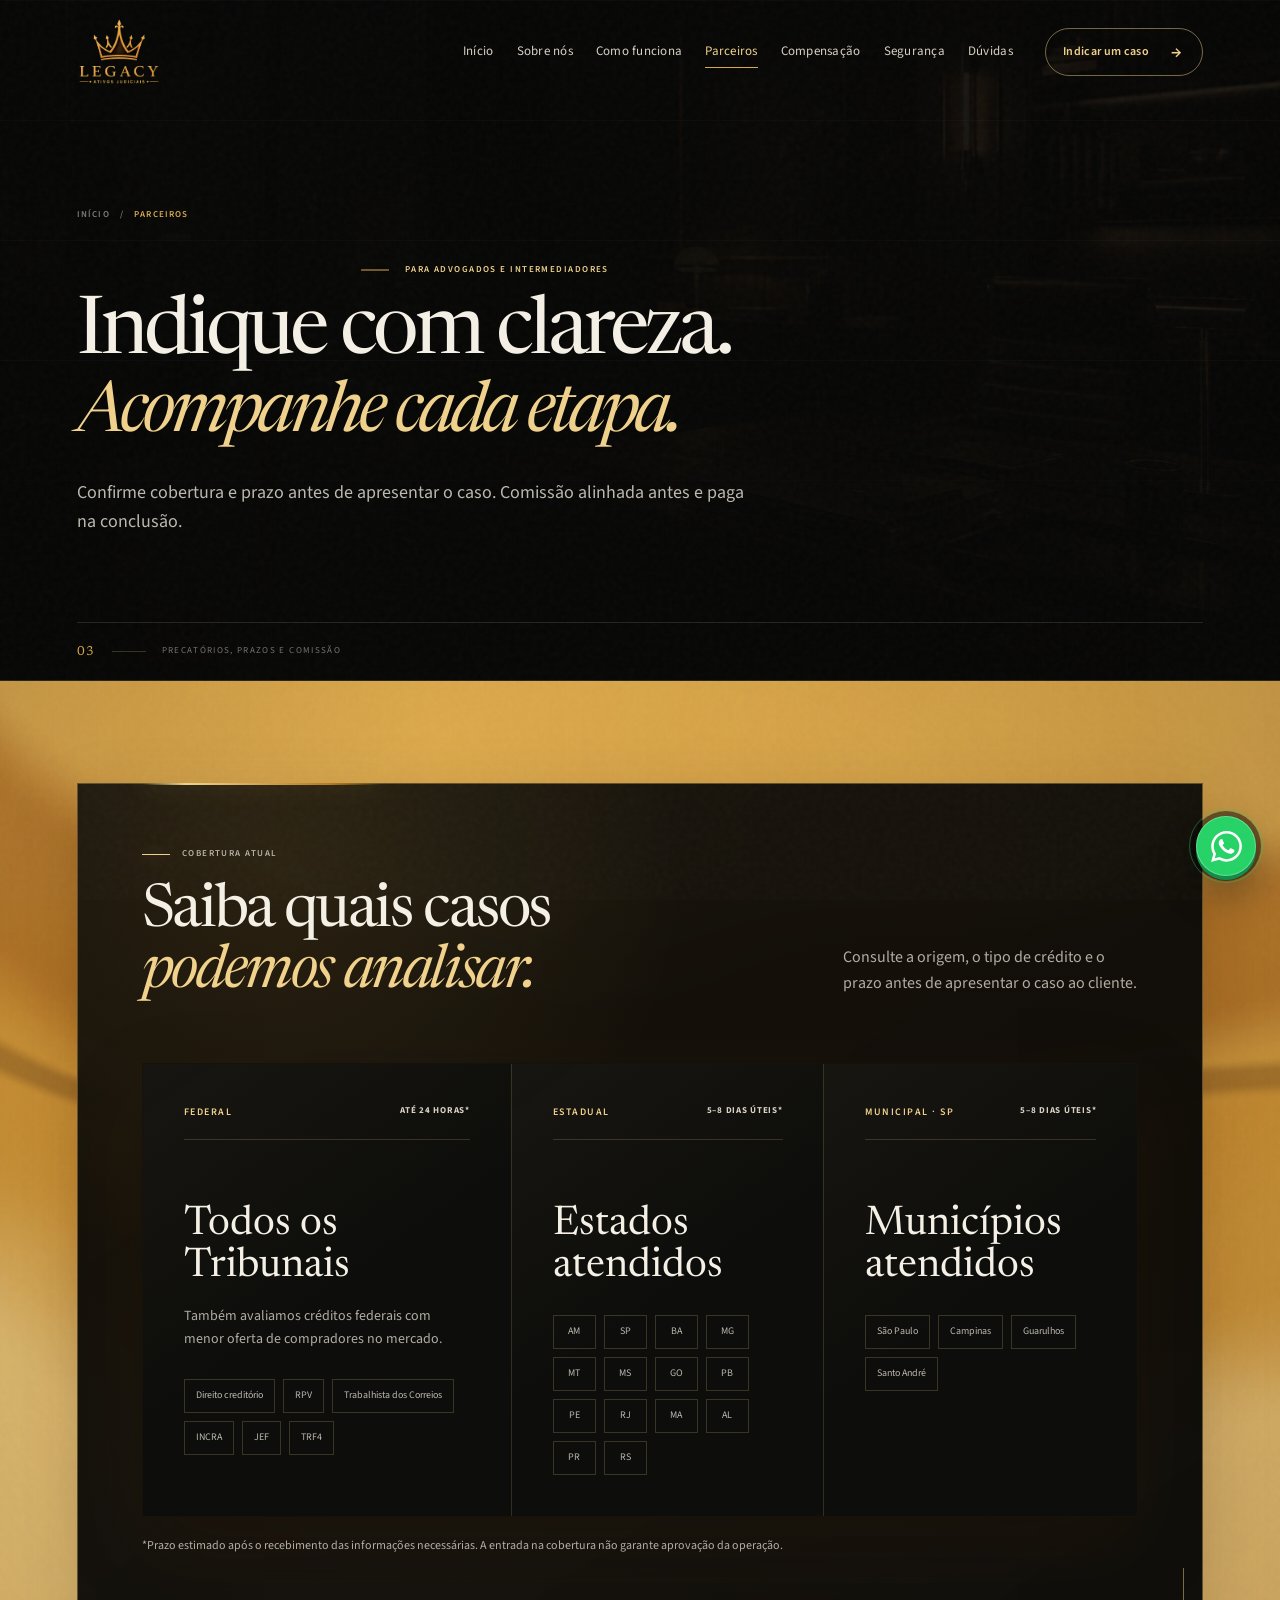
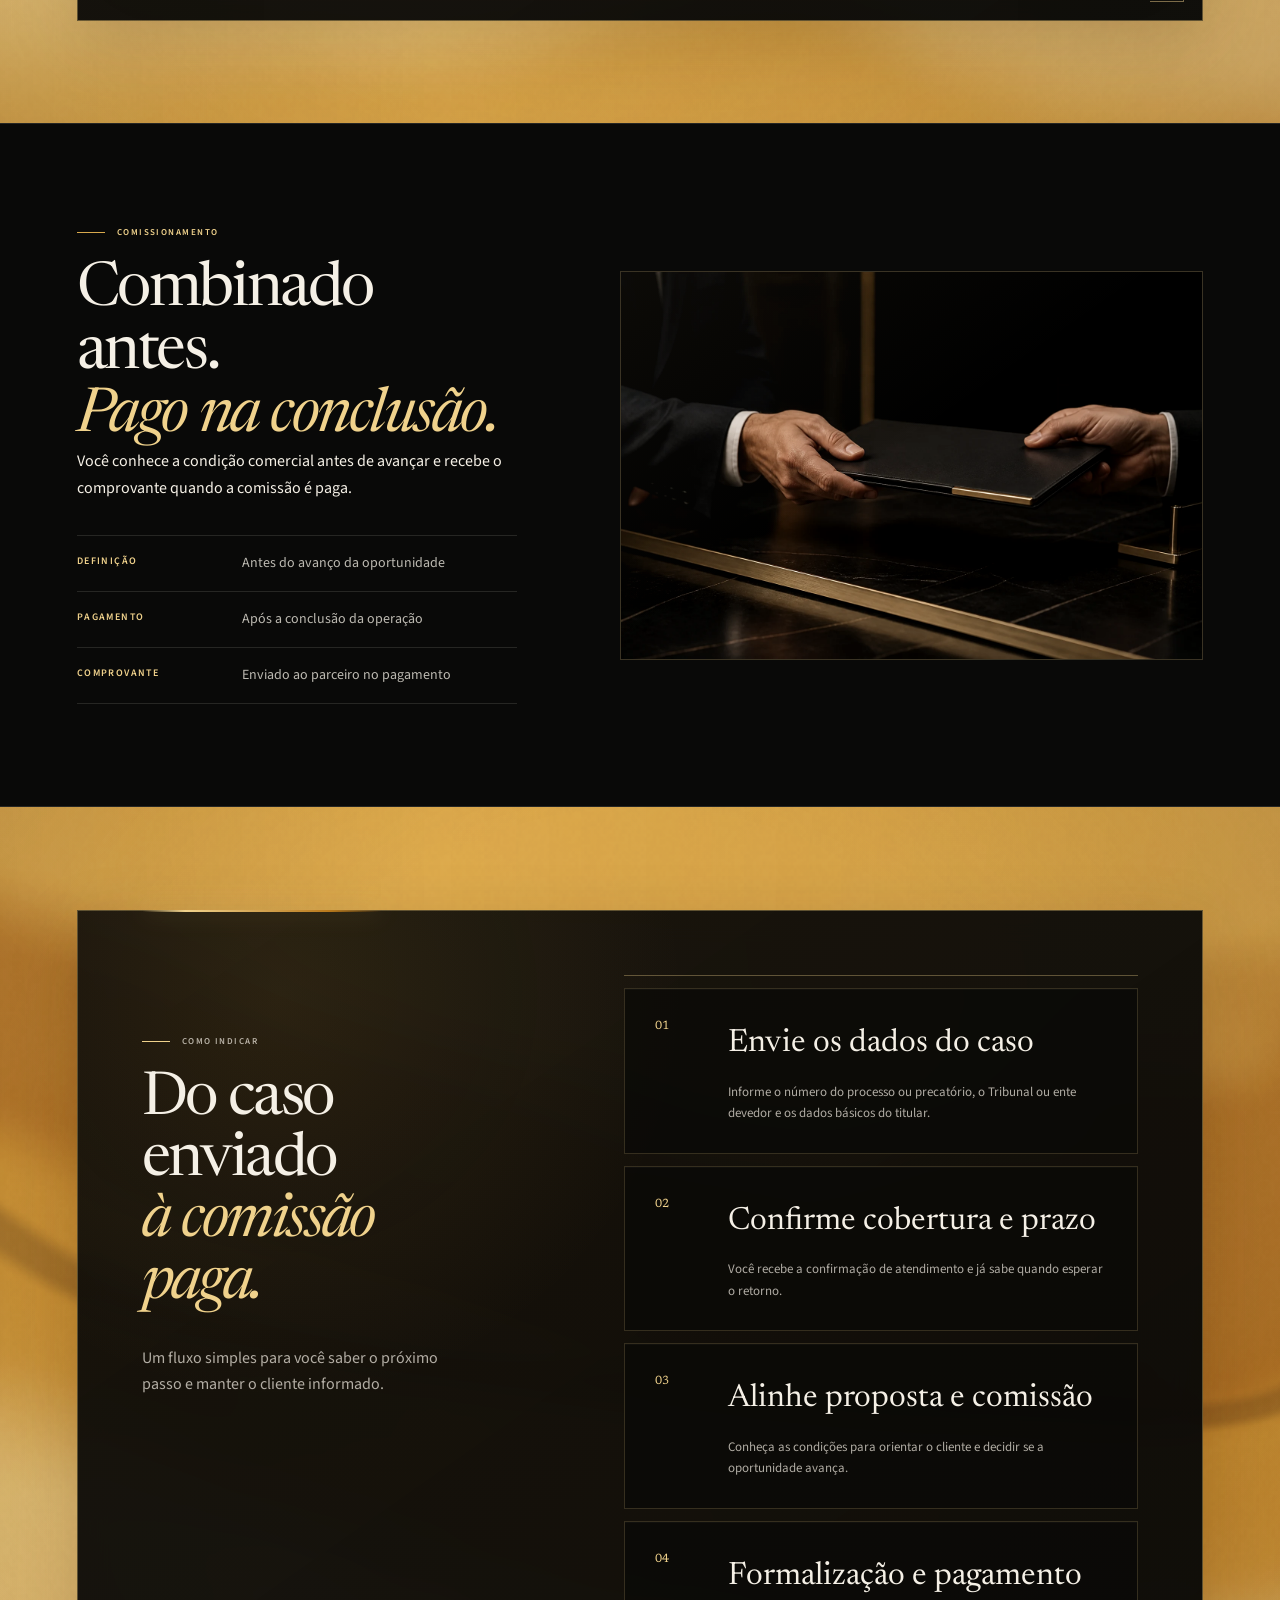
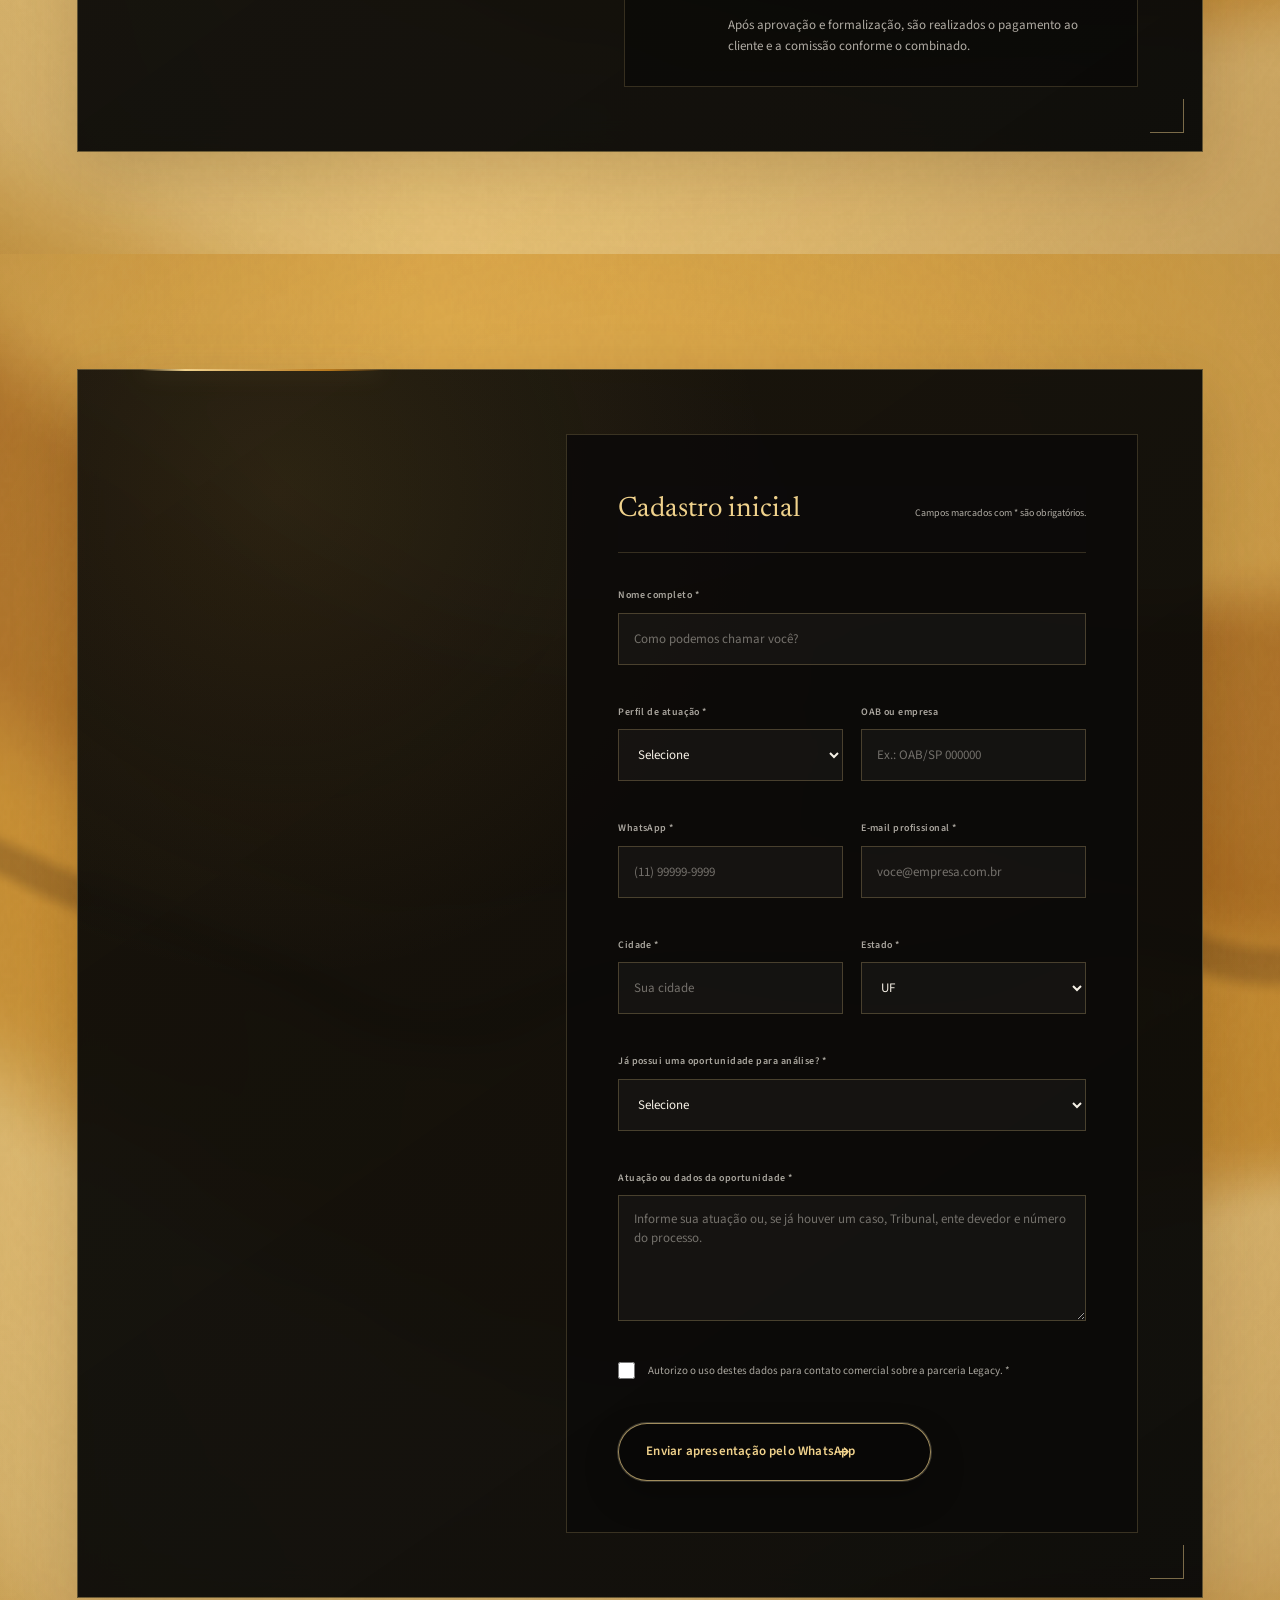
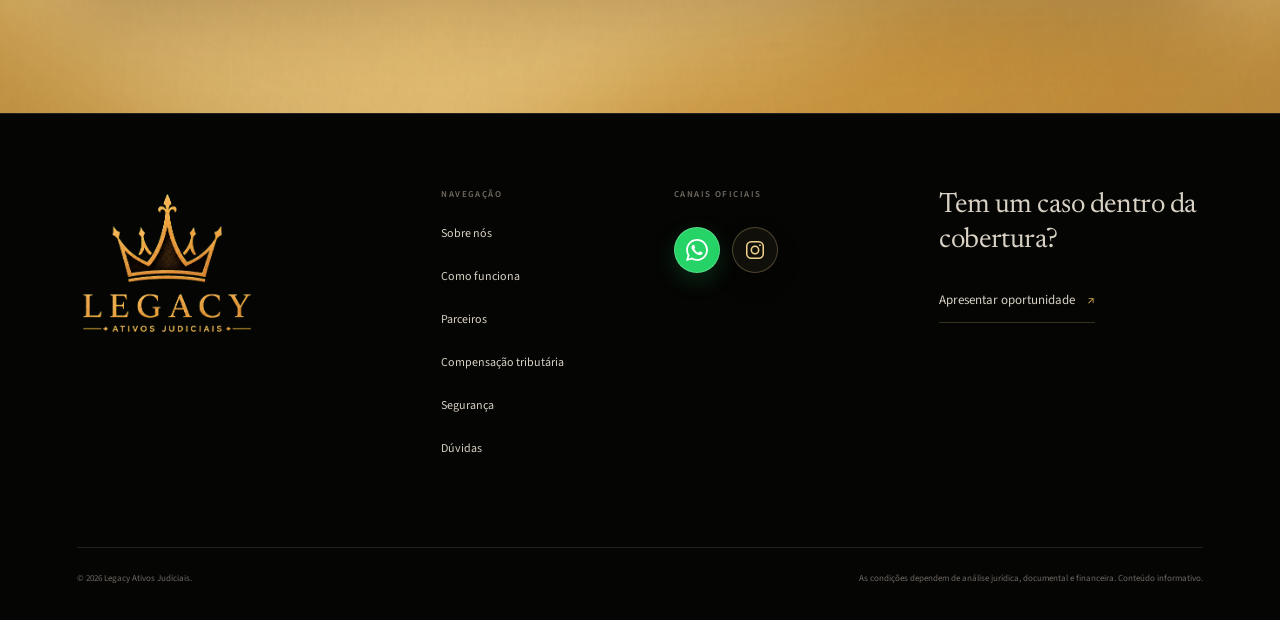
<file: parceiros.html>
<!DOCTYPE html>
<html lang="pt-BR">
  <head>
    <meta charset="UTF-8"><meta name="viewport" content="width=device-width, initial-scale=1"><meta name="theme-color" content="#080807">
    <meta name="description" content="Consulte os precatórios comprados pela Legacy, os prazos de análise e como funciona o comissionamento para advogados e intermediadores.">
    <title>Parceiros | Legacy Ativos Judiciais</title>
    <link rel="icon" href="assets/legacy-logo.png" type="image/png"><link rel="preconnect" href="https://fonts.googleapis.com"><link rel="preconnect" href="https://fonts.gstatic.com" crossorigin><link href="https://fonts.googleapis.com/css2?family=Newsreader:opsz,wght@6..72,400;6..72,500&family=Source+Sans+3:wght@400;500;600&display=swap" rel="stylesheet">
    <script>document.documentElement.classList.add('js');</script><link rel="stylesheet" href="styles.css?v=linkedin-11">
  </head>
  <body class="inner-page clean-inner page-partners" data-page="parceiros">
    <a class="skip-link" href="#conteudo">Ir para o conteúdo</a><div class="page-transition" aria-hidden="true"><span>Legacy</span></div><div class="page-progress" aria-hidden="true"><span></span></div><div class="grain" aria-hidden="true"></div>
    <header class="site-header" data-header><div class="header-inner shell"><a class="brand" href="index.html" aria-label="Legacy Ativos Judiciais — início"><img src="assets/legacy-logo.png" width="826" height="688" alt=""></a><nav class="desktop-nav" aria-label="Navegação principal"><a href="index.html">Início</a><a href="sobre.html">Sobre nós</a><a href="como-funciona.html">Como funciona</a><a href="parceiros.html" aria-current="page">Parceiros</a><a href="compensacao-tributaria.html">Compensação</a><a href="seguranca.html">Segurança</a><a href="duvidas.html">Dúvidas</a></nav><a class="header-cta magnetic" data-magnetic href="https://wa.me/5511948179546?text=Ol%C3%A1%2C%20sou%20advogado%20ou%20intermediador%20e%20quero%20indicar%20um%20caso%20para%20a%20Legacy." target="_blank" rel="noopener noreferrer">Indicar um caso <span aria-hidden="true">→</span></a><button class="menu-toggle" type="button" aria-expanded="false" aria-controls="mobile-menu" aria-label="Abrir menu"><span></span><span></span></button></div><div class="mobile-menu" id="mobile-menu" inert><nav aria-label="Navegação móvel"><a href="index.html">Início</a><a href="sobre.html">Sobre nós</a><a href="como-funciona.html">Como funciona</a><a href="parceiros.html" aria-current="page">Parceiros</a><a href="compensacao-tributaria.html">Compensação tributária</a><a href="seguranca.html">Segurança</a><a href="duvidas.html">Dúvidas</a><a class="mobile-menu-cta" href="https://wa.me/5511948179546?text=Ol%C3%A1%2C%20sou%20advogado%20ou%20intermediador%20e%20quero%20indicar%20um%20caso%20para%20a%20Legacy." target="_blank" rel="noopener noreferrer">Indicar um caso</a></nav></div></header>
    <main id="conteudo">
      <section class="inner-hero" aria-labelledby="page-title"><div class="scene-light" aria-hidden="true"></div><div class="shell inner-hero-grid">
        <div class="inner-hero-copy"><nav class="breadcrumb" aria-label="Trilha de navegação"><a href="index.html">Início</a><span>/</span><span aria-current="page">Parceiros</span></nav><p class="eyebrow hero-eyebrow"><span></span> Para advogados e intermediadores</p><h1 id="page-title"><span class="line"><span>Indique com clareza.</span></span><span class="line accent"><span>Acompanhe cada etapa.</span></span></h1><p class="inner-hero-lead">Confirme cobertura e prazo antes de apresentar o caso. Comissão alinhada antes e paga na conclusão.</p></div>
        <div class="hero-mark home-depth inner-hero-brand" data-tilt data-tilt-strength="5" aria-hidden="true">
          <div class="mark-orbit orbit-one"></div><div class="mark-orbit orbit-two"></div>
          <p class="orbit-copy">clareza · confiança · legado ·</p>
          <img class="parallax-layer" data-speed="0.04" src="assets/legacy-logo.png" width="826" height="688" alt="">
        </div>
      </div><div class="inner-hero-index shell"><span>03</span><i></i><span>Precatórios, prazos e comissão</span></div></section>

      <section class="partner-coverage section-light section" aria-labelledby="coverage-title">
        <div class="shell">
          <div class="split-heading dark-heading">
            <div><p class="eyebrow reveal"><span></span> Cobertura atual</p><h2 id="coverage-title" class="reveal">Saiba quais casos<br><em>podemos analisar.</em></h2></div>
            <p class="reveal">Consulte a origem, o tipo de crédito e o prazo antes de apresentar o caso ao cliente.</p>
          </div>
          <div class="partner-coverage-grid">
            <article class="partner-coverage-card partner-coverage-featured reveal">
              <header><span>Federal</span><strong>Até 24 horas*</strong></header>
              <h3>Todos os Tribunais</h3>
              <p>Também avaliamos créditos federais com menor oferta de compradores no mercado.</p>
              <ul class="partner-tags" aria-label="Créditos federais avaliados"><li>Direito creditório</li><li>RPV</li><li>Trabalhista dos Correios</li><li>INCRA</li><li>JEF</li><li>TRF4</li></ul>
            </article>
            <article class="partner-coverage-card reveal">
              <header><span>Estadual</span><strong>5–8 dias úteis*</strong></header>
              <h3>Estados atendidos</h3>
              <ul class="partner-place-list" aria-label="Estados atendidos"><li>AM</li><li>SP</li><li>BA</li><li>MG</li><li>MT</li><li>MS</li><li>GO</li><li>PB</li><li>PE</li><li>RJ</li><li>MA</li><li>AL</li><li>PR</li><li>RS</li></ul>
            </article>
            <article class="partner-coverage-card reveal">
              <header><span>Municipal · SP</span><strong>5–8 dias úteis*</strong></header>
              <h3>Municípios atendidos</h3>
              <ul class="partner-place-list partner-place-list-cities" aria-label="Municípios atendidos"><li>São Paulo</li><li>Campinas</li><li>Guarulhos</li><li>Santo André</li></ul>
            </article>
          </div>
          <p class="partner-coverage-note reveal">*Prazo estimado após o recebimento das informações necessárias. A entrada na cobertura não garante aprovação da operação.</p>
        </div>
      </section>

      <section class="media-story media-story-dark media-story-reverse partner-commission" aria-labelledby="partner-media-title">
        <div class="shell media-story-grid">
          <figure class="ai-media ai-media-landscape reveal">
            <div class="ai-media-frame"><img src="assets/legacy-partnership.webp" width="1536" height="1024" loading="lazy" alt="Duas pessoas formalizando uma parceria sobre uma mesa de trabalho"></div>
          </figure>
        <div class="media-story-copy"><p class="eyebrow reveal"><span></span> Comissionamento</p><h2 id="partner-media-title" class="reveal">Combinado antes.<br><em>Pago na conclusão.</em></h2><p class="reveal">Você conhece a condição comercial antes de avançar e recebe o comprovante quando a comissão é paga.</p><dl class="commission-facts reveal"><div><dt>Definição</dt><dd>Antes do avanço da oportunidade</dd></div><div><dt>Pagamento</dt><dd>Após a conclusão da operação</dd></div><div><dt>Comprovante</dt><dd>Enviado ao parceiro no pagamento</dd></div></dl></div>
        </div>
      </section>

      <section class="partner-flow section-light section" aria-labelledby="flow-title"><div class="shell partner-flow-grid"><div class="partner-flow-intro"><p class="eyebrow reveal"><span></span> Como indicar</p><h2 id="flow-title" class="reveal">Do caso enviado<br><em>à comissão paga.</em></h2><p class="reveal">Um fluxo simples para você saber o próximo passo e manter o cliente informado.</p></div><div class="flow-rail">
        <article class="reveal"><span class="flow-dot"></span><i>01</i><div><h3>Envie os dados do caso</h3><p>Informe o número do processo ou precatório, o Tribunal ou ente devedor e os dados básicos do titular.</p></div></article>
        <article class="reveal"><span class="flow-dot"></span><i>02</i><div><h3>Confirme cobertura e prazo</h3><p>Você recebe a confirmação de atendimento e já sabe quando esperar o retorno.</p></div></article>
        <article class="reveal"><span class="flow-dot"></span><i>03</i><div><h3>Alinhe proposta e comissão</h3><p>Conheça as condições para orientar o cliente e decidir se a oportunidade avança.</p></div></article>
        <article class="reveal"><span class="flow-dot"></span><i>04</i><div><h3>Formalização e pagamento</h3><p>Após aprovação e formalização, são realizados o pagamento ao cliente e a comissão conforme o combinado.</p></div></article>
      </div></div></section>

      <section class="partner-cta section-light" id="seja-parceiro" aria-labelledby="partner-cta-title">
        <div class="shell partner-application-grid">
          <div class="partner-application-copy">
            <p class="eyebrow reveal"><span></span> Comece uma parceria</p>
          <h2 id="partner-cta-title" class="reveal">Transforme uma indicação<br><em>em oportunidade.</em></h2>
            <p class="reveal">Preencha os dados uma vez e envie a apresentação diretamente ao comercial pelo WhatsApp.</p>
            <div class="application-assurance reveal"><span>01</span><p>Se já possui um caso, informe o Tribunal, o ente devedor e o número do processo no campo final.</p></div>
            <div class="application-assurance reveal"><span>02</span><p>A condição de comissão é definida com o comercial antes de a operação avançar.</p></div>
          </div>

          <form class="partner-form reveal" data-partner-form novalidate>
            <div class="partner-form-heading"><span>Cadastro inicial</span><p>Campos marcados com * são obrigatórios.</p></div>
            <div class="form-grid">
              <div class="form-field form-field-wide"><label for="partner-name">Nome completo *</label><input id="partner-name" name="name" type="text" autocomplete="name" minlength="3" required placeholder="Como podemos chamar você?"><small class="field-error" data-error-for="partner-name"></small></div>
              <div class="form-field"><label for="partner-profile">Perfil de atuação *</label><select id="partner-profile" name="profile" required><option value="">Selecione</option><option>Advogado(a)</option><option>Intermediador(a)</option><option>Escritório ou empresa</option><option>Outro</option></select><small class="field-error" data-error-for="partner-profile"></small></div>
              <div class="form-field"><label for="partner-registration">OAB ou empresa</label><input id="partner-registration" name="registration" type="text" placeholder="Ex.: OAB/SP 000000"><small class="field-error" data-error-for="partner-registration"></small></div>
              <div class="form-field"><label for="partner-whatsapp">WhatsApp *</label><input id="partner-whatsapp" name="whatsapp" type="tel" inputmode="tel" autocomplete="tel" required placeholder="(11) 99999-9999"><small class="field-error" data-error-for="partner-whatsapp"></small></div>
              <div class="form-field"><label for="partner-email">E-mail profissional *</label><input id="partner-email" name="email" type="email" autocomplete="email" required placeholder="voce@empresa.com.br"><small class="field-error" data-error-for="partner-email"></small></div>
              <div class="form-field"><label for="partner-city">Cidade *</label><input id="partner-city" name="city" type="text" autocomplete="address-level2" required placeholder="Sua cidade"><small class="field-error" data-error-for="partner-city"></small></div>
              <div class="form-field"><label for="partner-state">Estado *</label><select id="partner-state" name="state" required><option value="">UF</option><option>AC</option><option>AL</option><option>AP</option><option>AM</option><option>BA</option><option>CE</option><option>DF</option><option>ES</option><option>GO</option><option>MA</option><option>MT</option><option>MS</option><option>MG</option><option>PA</option><option>PB</option><option>PR</option><option>PE</option><option>PI</option><option>RJ</option><option>RN</option><option>RS</option><option>RO</option><option>RR</option><option>SC</option><option>SP</option><option>SE</option><option>TO</option></select><small class="field-error" data-error-for="partner-state"></small></div>
              <div class="form-field form-field-wide"><label for="partner-opportunity">Já possui uma oportunidade para análise? *</label><select id="partner-opportunity" name="opportunity" required><option value="">Selecione</option><option>Sim, já tenho uma oportunidade</option><option>Ainda não, quero conhecer a parceria</option><option>Tenho oportunidades recorrentes</option></select><small class="field-error" data-error-for="partner-opportunity"></small></div>
              <div class="form-field form-field-wide"><label for="partner-message">Atuação ou dados da oportunidade *</label><textarea id="partner-message" name="message" rows="4" minlength="10" required placeholder="Informe sua atuação ou, se já houver um caso, Tribunal, ente devedor e número do processo."></textarea><small class="field-error" data-error-for="partner-message"></small></div>
            </div>
            <label class="form-consent"><input type="checkbox" name="consent" required><span>Autorizo o uso destes dados para contato comercial sobre a parceria Legacy. *</span></label>
            <p class="form-status" data-form-status aria-live="polite"></p>
            <button class="button button-primary" type="submit"><span>Enviar apresentação pelo WhatsApp</span><i aria-hidden="true">→</i></button>
          </form>
        </div>
      </section>
    </main>
    <footer class="site-footer"><div class="shell footer-main"><a class="footer-brand" href="index.html" aria-label="Legacy Ativos Judiciais — início"><img src="assets/legacy-logo.png" width="826" height="688" alt="Legacy Ativos Judiciais" loading="lazy"></a><div class="footer-nav"><p>Navegação</p><a href="sobre.html">Sobre nós</a><a href="como-funciona.html">Como funciona</a><a href="parceiros.html">Parceiros</a><a href="compensacao-tributaria.html">Compensação tributária</a><a href="seguranca.html">Segurança</a><a href="duvidas.html">Dúvidas</a></div><div class="footer-contact"><p>Canais oficiais</p><a class="footer-social footer-whatsapp" href="https://wa.me/5511948179546" target="_blank" rel="noopener noreferrer" aria-label="Conversar com a Legacy pelo WhatsApp"><img src="assets/whatsapp.svg" width="22" height="22" alt="" aria-hidden="true"></a><a class="footer-social footer-instagram" href="https://www.instagram.com/_legacy.ativos?igsh=Z3BhbHU1YjhjN204" target="_blank" rel="noopener noreferrer" aria-label="Abrir o Instagram da Legacy Ativos Judiciais"><img src="assets/instagram.svg" width="22" height="22" alt="" aria-hidden="true"></a></div><div class="footer-message"><p>Tem um caso dentro da cobertura?</p><a class="text-link" href="https://wa.me/5511948179546" target="_blank" rel="noopener noreferrer">Apresentar oportunidade <span aria-hidden="true">↗</span></a></div></div><div class="shell footer-legal"><p>© <span data-year></span> Legacy Ativos Judiciais.</p><p>As condições dependem de análise jurídica, documental e financeira. Conteúdo informativo.</p></div></footer>
    <a class="whatsapp-float" href="https://wa.me/5511948179546" target="_blank" rel="noopener noreferrer" aria-label="Falar com a Legacy pelo WhatsApp"><span class="whatsapp-tooltip">Fale com a Legacy</span><span class="whatsapp-icon"><img src="assets/whatsapp.svg" width="31" height="31" alt="" aria-hidden="true"></span></a><script src="gradient-wave.js?v=gold-wave-clean-3" defer></script><script src="script.js" defer></script>
  </body>
</html>
</file>
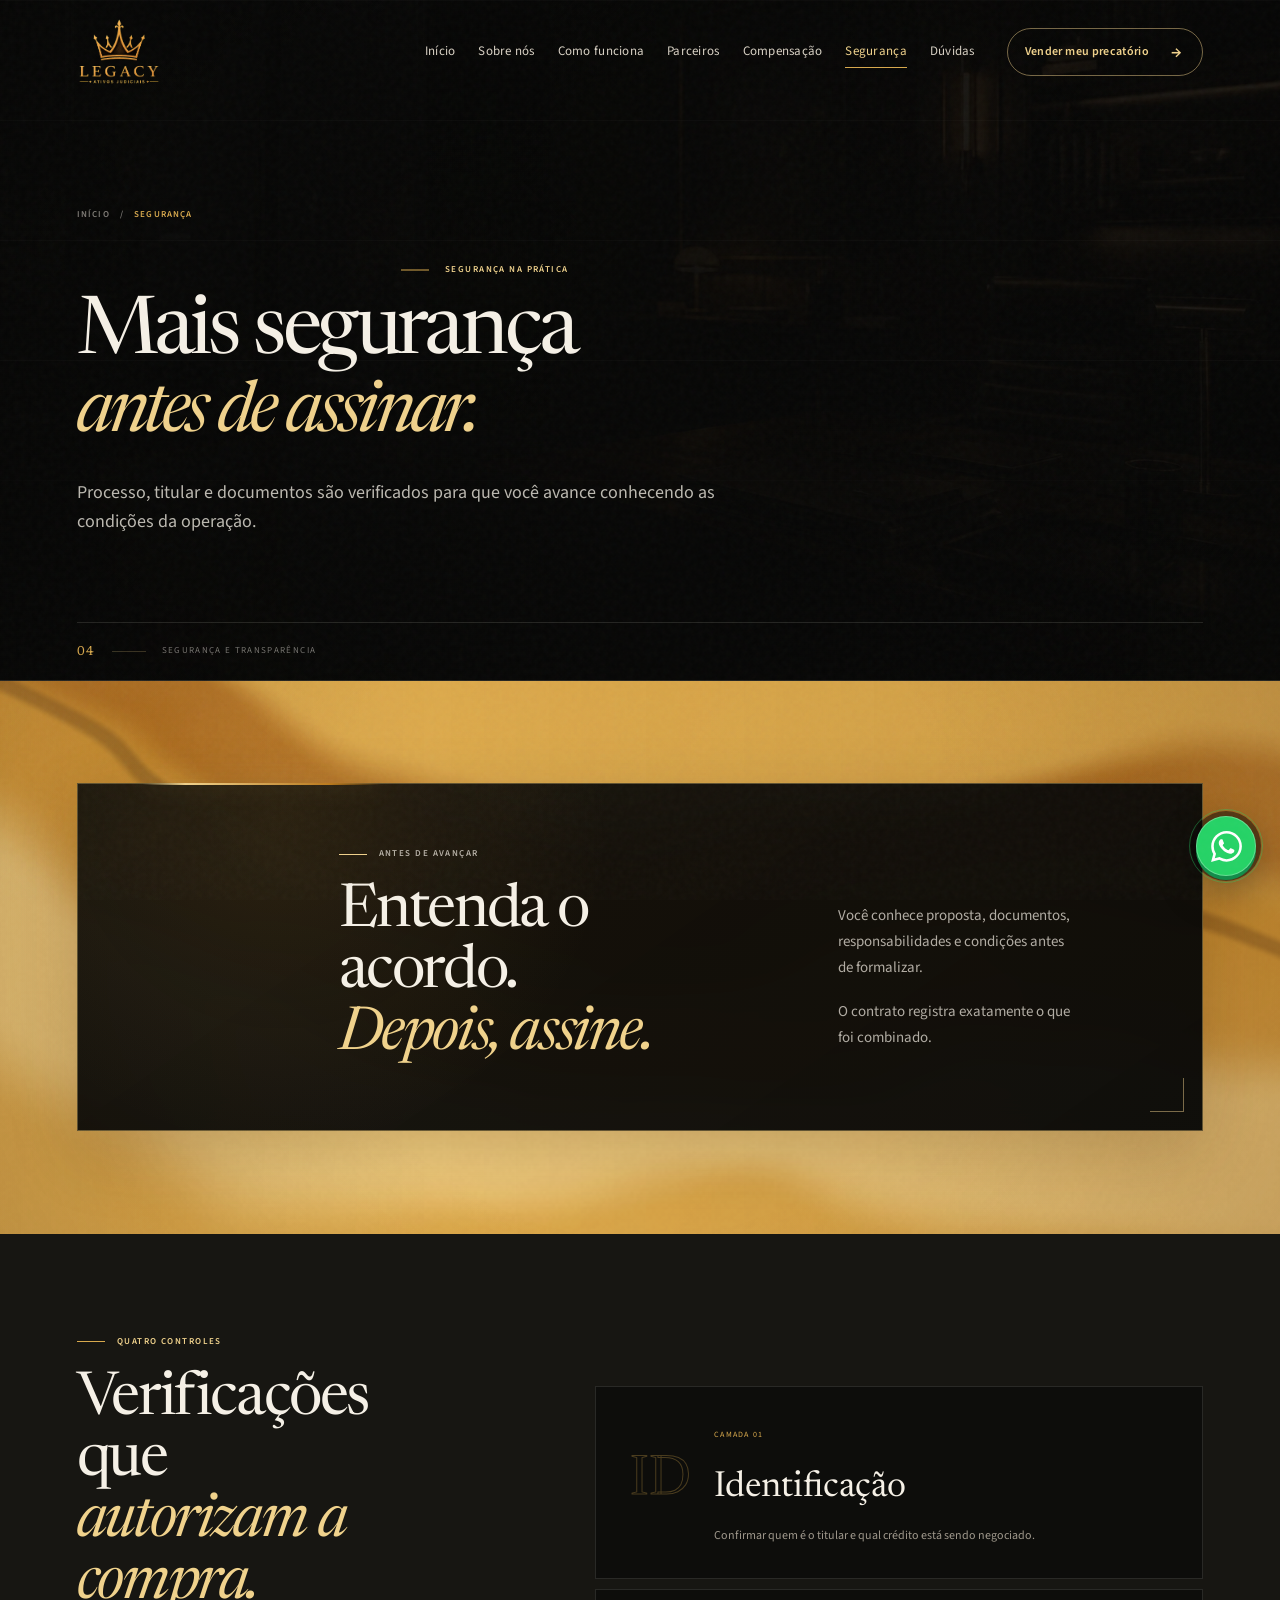
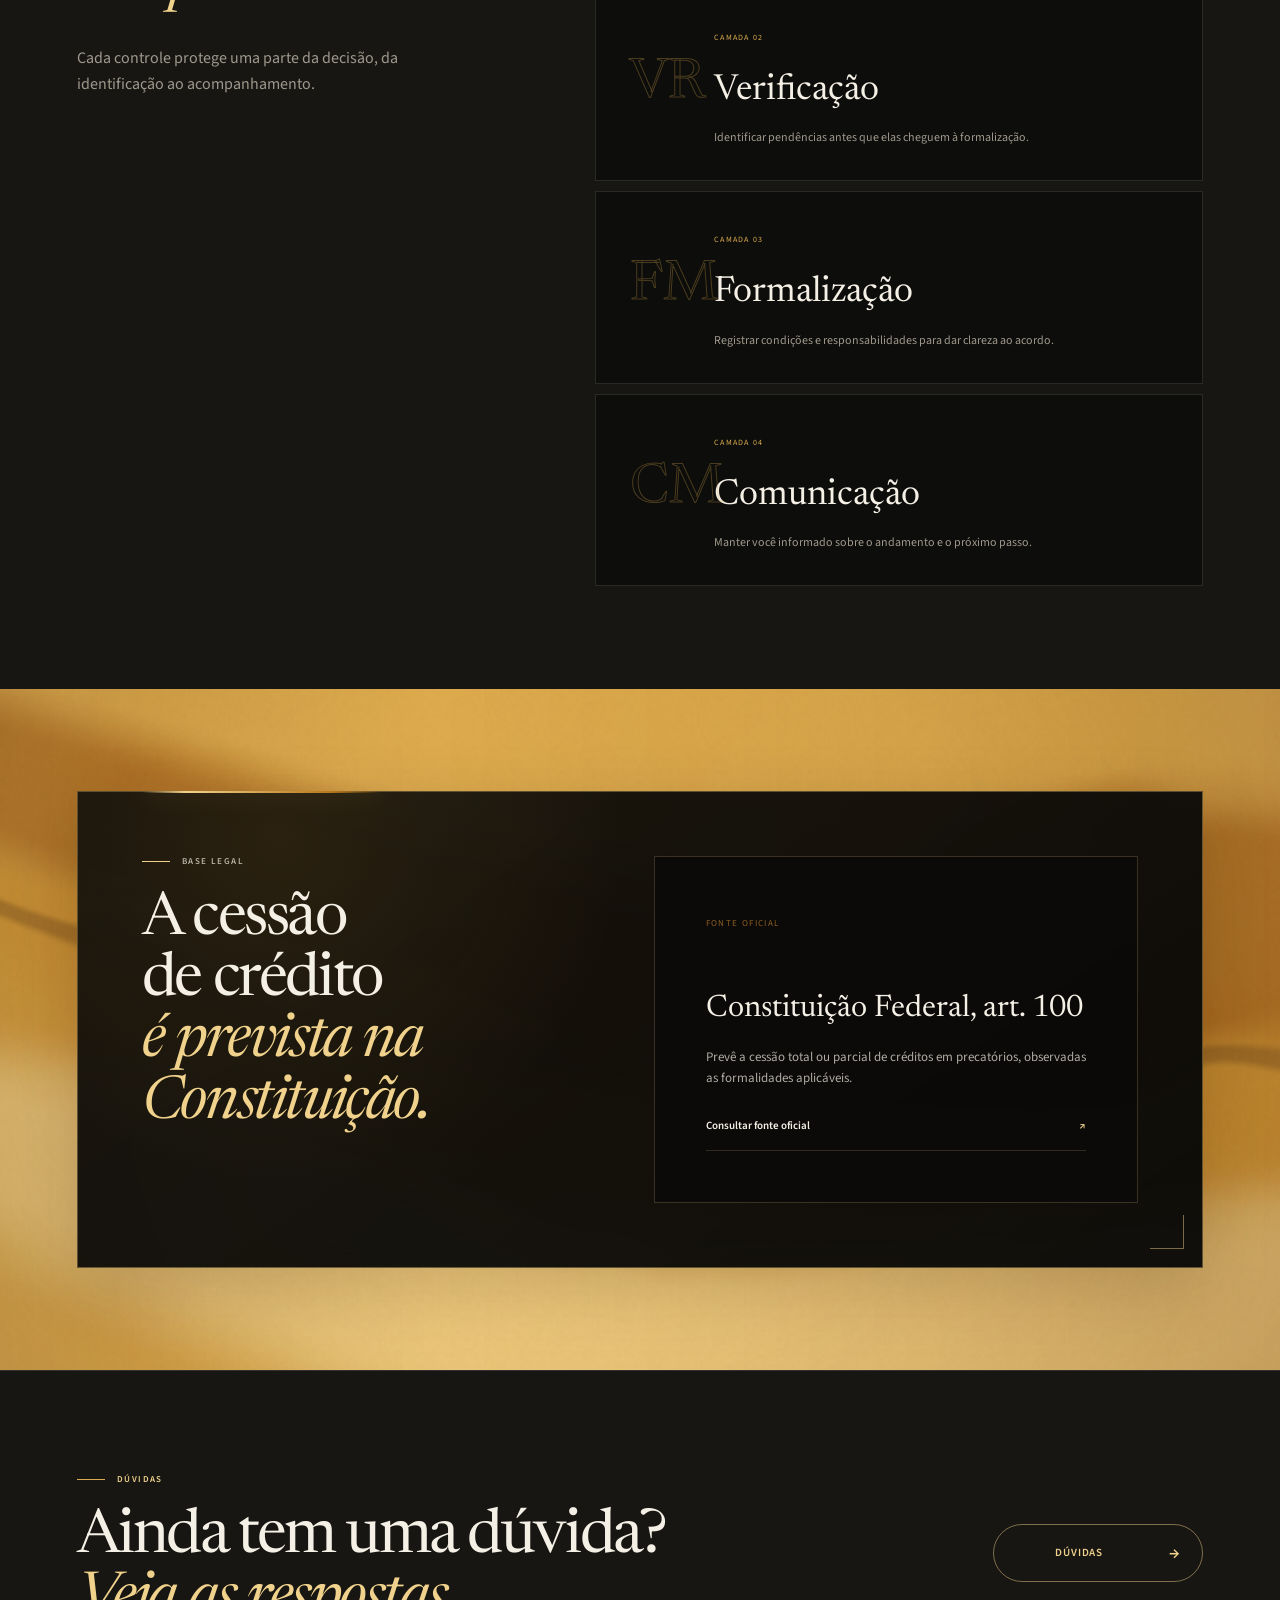
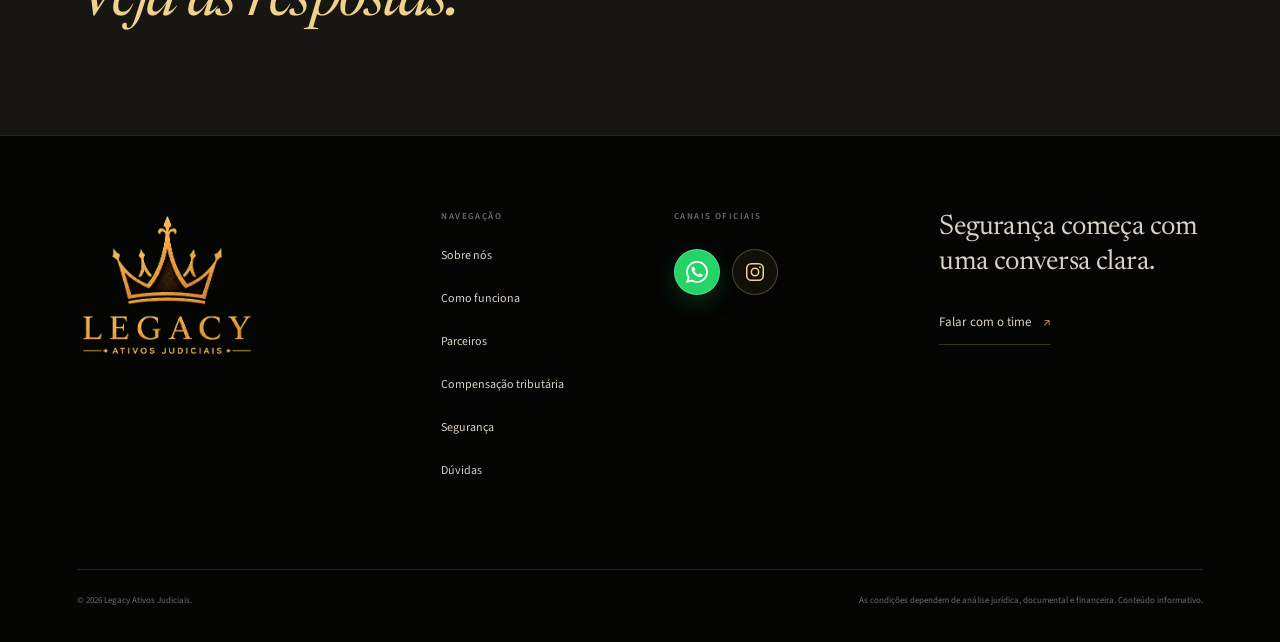
<file: seguranca.html>
<!DOCTYPE html>
<html lang="pt-BR">
  <head>
    <meta charset="UTF-8"><meta name="viewport" content="width=device-width, initial-scale=1"><meta name="theme-color" content="#080807">
    <meta name="description" content="Conheça os princípios de segurança, transparência e confidencialidade da Legacy Ativos Judiciais.">
    <title>Segurança | Legacy Ativos Judiciais</title>
    <link rel="icon" href="assets/legacy-logo.png" type="image/png"><link rel="preconnect" href="https://fonts.googleapis.com"><link rel="preconnect" href="https://fonts.gstatic.com" crossorigin><link href="https://fonts.googleapis.com/css2?family=Newsreader:opsz,wght@6..72,400;6..72,500&family=Source+Sans+3:wght@400;500;600&display=swap" rel="stylesheet">
    <script>document.documentElement.classList.add('js');</script><link rel="stylesheet" href="styles.css?v=linkedin-11">
  </head>
  <body class="inner-page clean-inner page-security" data-page="seguranca">
    <a class="skip-link" href="#conteudo">Ir para o conteúdo</a><div class="page-transition" aria-hidden="true"><span>Legacy</span></div><div class="page-progress" aria-hidden="true"><span></span></div><div class="grain" aria-hidden="true"></div>
    <header class="site-header" data-header><div class="header-inner shell"><a class="brand" href="index.html" aria-label="Legacy Ativos Judiciais — início"><img src="assets/legacy-logo.png" width="826" height="688" alt=""></a><nav class="desktop-nav" aria-label="Navegação principal"><a href="index.html">Início</a><a href="sobre.html">Sobre nós</a><a href="como-funciona.html">Como funciona</a><a href="parceiros.html">Parceiros</a><a href="compensacao-tributaria.html">Compensação</a><a href="seguranca.html" aria-current="page">Segurança</a><a href="duvidas.html">Dúvidas</a></nav><a class="header-cta magnetic" data-magnetic href="https://wa.me/5511948179546?text=Ol%C3%A1%2C%20quero%20receber%20uma%20proposta%20para%20vender%20meu%20precat%C3%B3rio." target="_blank" rel="noopener noreferrer">Vender meu precatório <span aria-hidden="true">→</span></a><button class="menu-toggle" type="button" aria-expanded="false" aria-controls="mobile-menu" aria-label="Abrir menu"><span></span><span></span></button></div><div class="mobile-menu" id="mobile-menu" inert><nav aria-label="Navegação móvel"><a href="index.html">Início</a><a href="sobre.html">Sobre nós</a><a href="como-funciona.html">Como funciona</a><a href="parceiros.html">Parceiros</a><a href="compensacao-tributaria.html">Compensação tributária</a><a href="seguranca.html" aria-current="page">Segurança</a><a href="duvidas.html">Dúvidas</a><a class="mobile-menu-cta" href="https://wa.me/5511948179546?text=Ol%C3%A1%2C%20quero%20receber%20uma%20proposta%20para%20vender%20meu%20precat%C3%B3rio." target="_blank" rel="noopener noreferrer">Vender meu precatório</a></nav></div></header>
    <main id="conteudo">
      <section class="inner-hero" aria-labelledby="page-title"><div class="scene-light" aria-hidden="true"></div><div class="shell inner-hero-grid">
        <div class="inner-hero-copy"><nav class="breadcrumb" aria-label="Trilha de navegação"><a href="index.html">Início</a><span>/</span><span aria-current="page">Segurança</span></nav><p class="eyebrow hero-eyebrow"><span></span> Segurança na prática</p><h1 id="page-title"><span class="line"><span>Mais segurança</span></span><span class="line accent"><span>antes de assinar.</span></span></h1><p class="inner-hero-lead">Processo, titular e documentos são verificados para que você avance conhecendo as condições da operação.</p></div>
        <div class="hero-mark home-depth inner-hero-brand" data-tilt data-tilt-strength="5" aria-hidden="true"><div class="mark-orbit orbit-one"></div><div class="mark-orbit orbit-two"></div><p class="orbit-copy">clareza · confiança · legado ·</p><img class="parallax-layer" data-speed="0.04" src="assets/legacy-logo.png" width="826" height="688" alt=""></div>
      </div><div class="inner-hero-index shell"><span>04</span><i></i><span>Segurança e transparência</span></div></section>

      <section class="security-definition section-light section" aria-labelledby="security-title"><div class="shell editorial-grid"><p class="section-code reveal">Nosso padrão</p><div><p class="eyebrow reveal"><span></span> Antes de avançar</p><h2 id="security-title" class="reveal">Entenda o acordo.<br><em>Depois, assine.</em></h2></div><div class="editorial-body reveal"><p>Você conhece proposta, documentos, responsabilidades e condições antes de formalizar.</p><p>O contrato registra exatamente o que foi combinado.</p></div></div></section>

      <section class="security-layers section" aria-labelledby="layers-title"><div class="shell layers-layout"><div class="layers-copy"><p class="eyebrow reveal"><span></span> Quatro controles</p><h2 id="layers-title" class="reveal">Verificações que<br><em>autorizam a compra.</em></h2><p class="reveal">Cada controle protege uma parte da decisão, da identificação ao acompanhamento.</p></div><div class="security-stack" data-security-stack>
        <article class="security-layer reveal" data-tilt data-tilt-strength="3"><span>Camada 01</span><h3>Identificação</h3><p>Confirmar quem é o titular e qual crédito está sendo negociado.</p><i aria-hidden="true">ID</i></article>
        <article class="security-layer reveal" data-tilt data-tilt-strength="3"><span>Camada 02</span><h3>Verificação</h3><p>Identificar pendências antes que elas cheguem à formalização.</p><i aria-hidden="true">VR</i></article>
        <article class="security-layer reveal" data-tilt data-tilt-strength="3"><span>Camada 03</span><h3>Formalização</h3><p>Registrar condições e responsabilidades para dar clareza ao acordo.</p><i aria-hidden="true">FM</i></article>
        <article class="security-layer reveal" data-tilt data-tilt-strength="3"><span>Camada 04</span><h3>Comunicação</h3><p>Manter você informado sobre o andamento e o próximo passo.</p><i aria-hidden="true">CM</i></article>
      </div></div></section>

      <section class="legal-foundation section-light section" aria-labelledby="legal-title"><div class="shell legal-grid"><div><p class="eyebrow reveal"><span></span> Base legal</p><h2 id="legal-title" class="reveal">A cessão de crédito<br><em>é prevista na Constituição.</em></h2></div><div class="legal-dossier reveal" data-tilt data-tilt-strength="2"><span>Fonte oficial</span><h3>Constituição Federal, art. 100</h3><p>Prevê a cessão total ou parcial de créditos em precatórios, observadas as formalidades aplicáveis.</p><a href="https://www.planalto.gov.br/ccivil_03/constituicao/constituicaocompilado.htm" target="_blank" rel="noopener noreferrer">Consultar fonte oficial <i aria-hidden="true">↗</i></a></div></div></section>

      <section class="page-next" aria-labelledby="next-title"><div class="shell page-next-grid"><div><p class="eyebrow reveal"><span></span> Dúvidas</p><h2 id="next-title" class="reveal">Ainda tem uma dúvida?<br><em>Veja as respostas.</em></h2></div><a class="next-orbit reveal" href="duvidas.html" aria-label="Ir para Dúvidas"><span>Dúvidas</span><i aria-hidden="true">→</i></a></div></section>
    </main>
    <footer class="site-footer"><div class="shell footer-main"><a class="footer-brand" href="index.html" aria-label="Legacy Ativos Judiciais — início"><img src="assets/legacy-logo.png" width="826" height="688" alt="Legacy Ativos Judiciais" loading="lazy"></a><div class="footer-nav"><p>Navegação</p><a href="sobre.html">Sobre nós</a><a href="como-funciona.html">Como funciona</a><a href="parceiros.html">Parceiros</a><a href="compensacao-tributaria.html">Compensação tributária</a><a href="seguranca.html">Segurança</a><a href="duvidas.html">Dúvidas</a></div><div class="footer-contact"><p>Canais oficiais</p><a class="footer-social footer-whatsapp" href="https://wa.me/5511948179546" target="_blank" rel="noopener noreferrer" aria-label="Conversar com a Legacy pelo WhatsApp"><img src="assets/whatsapp.svg" width="22" height="22" alt="" aria-hidden="true"></a><a class="footer-social footer-instagram" href="https://www.instagram.com/_legacy.ativos?igsh=Z3BhbHU1YjhjN204" target="_blank" rel="noopener noreferrer" aria-label="Abrir o Instagram da Legacy Ativos Judiciais"><img src="assets/instagram.svg" width="22" height="22" alt="" aria-hidden="true"></a></div><div class="footer-message"><p>Segurança começa com uma conversa clara.</p><a class="text-link" href="https://wa.me/5511948179546" target="_blank" rel="noopener noreferrer">Falar com o time <span aria-hidden="true">↗</span></a></div></div><div class="shell footer-legal"><p>© <span data-year></span> Legacy Ativos Judiciais.</p><p>As condições dependem de análise jurídica, documental e financeira. Conteúdo informativo.</p></div></footer>
    <a class="whatsapp-float" href="https://wa.me/5511948179546" target="_blank" rel="noopener noreferrer" aria-label="Falar com a Legacy pelo WhatsApp"><span class="whatsapp-tooltip">Fale com a Legacy</span><span class="whatsapp-icon"><img src="assets/whatsapp.svg" width="31" height="31" alt="" aria-hidden="true"></span></a><script src="gradient-wave.js?v=gold-wave-clean-3" defer></script><script src="script.js" defer></script>
  </body>
</html>
</file>
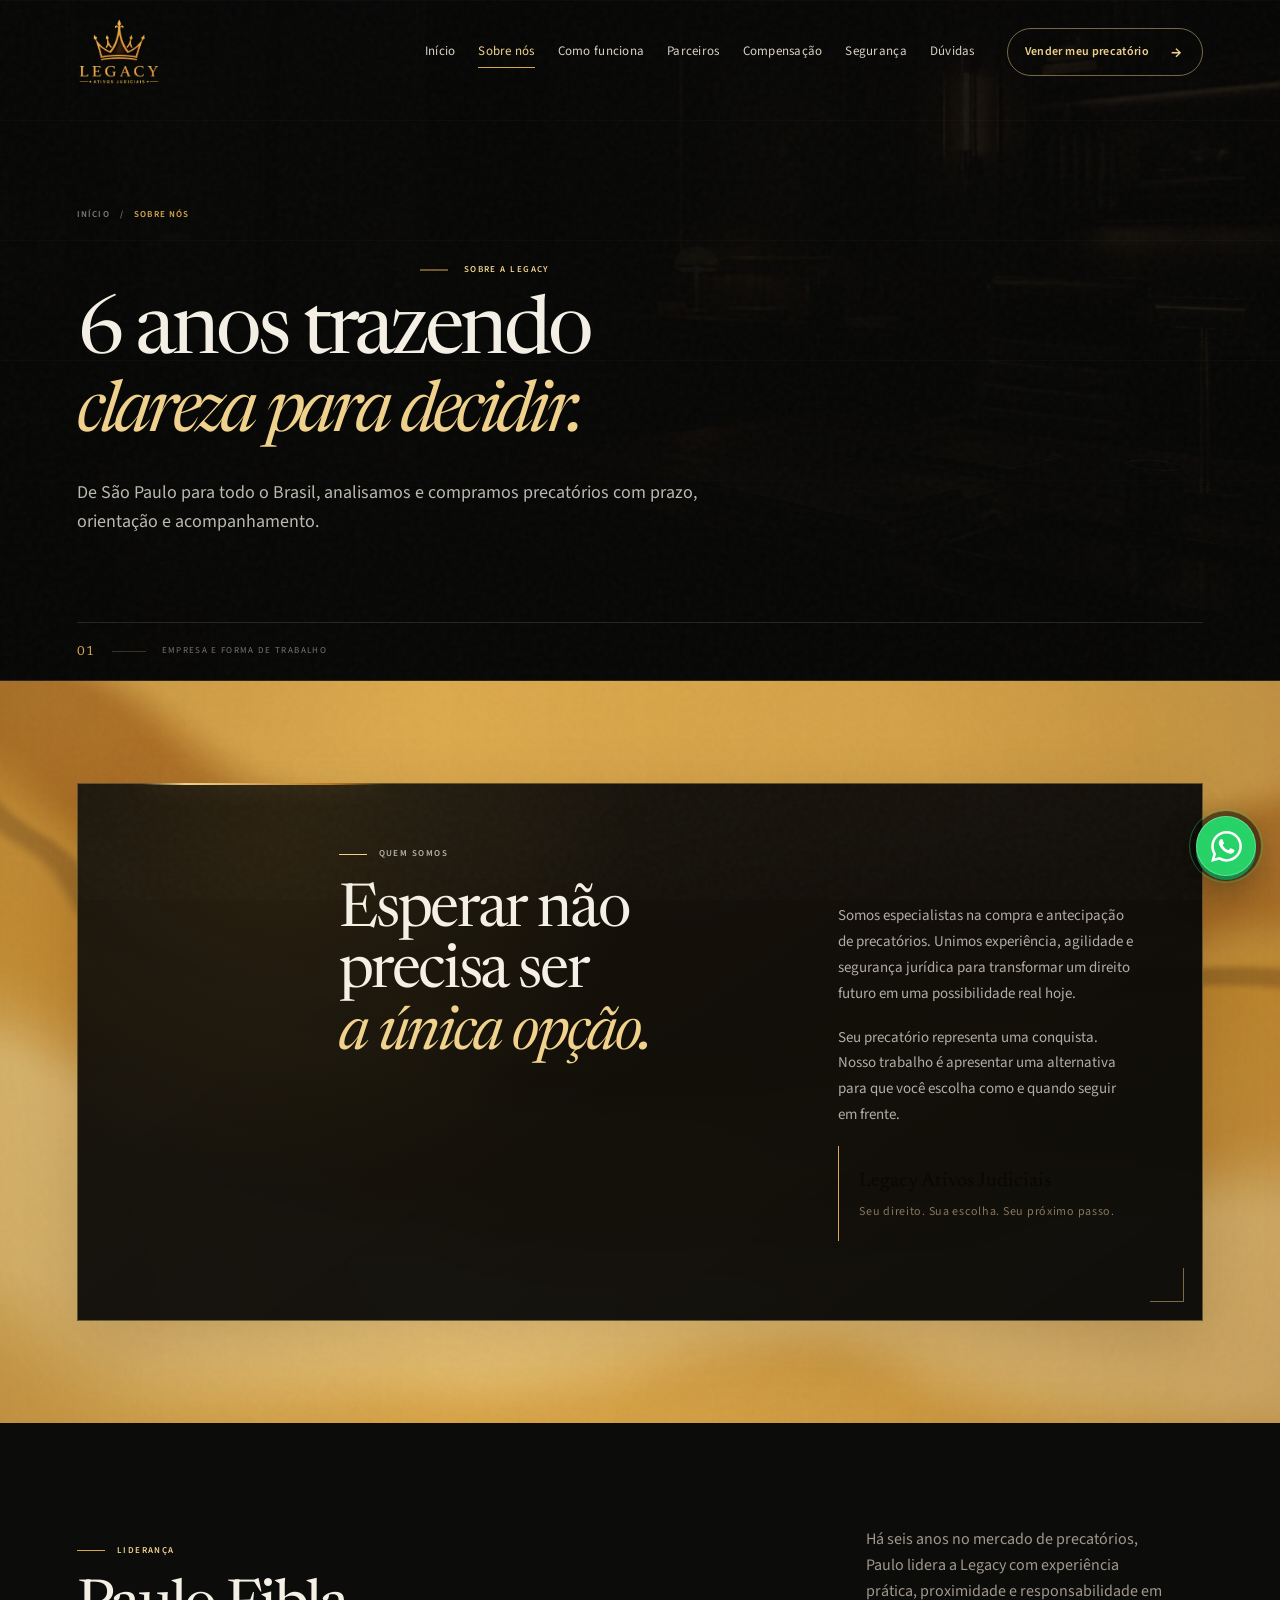
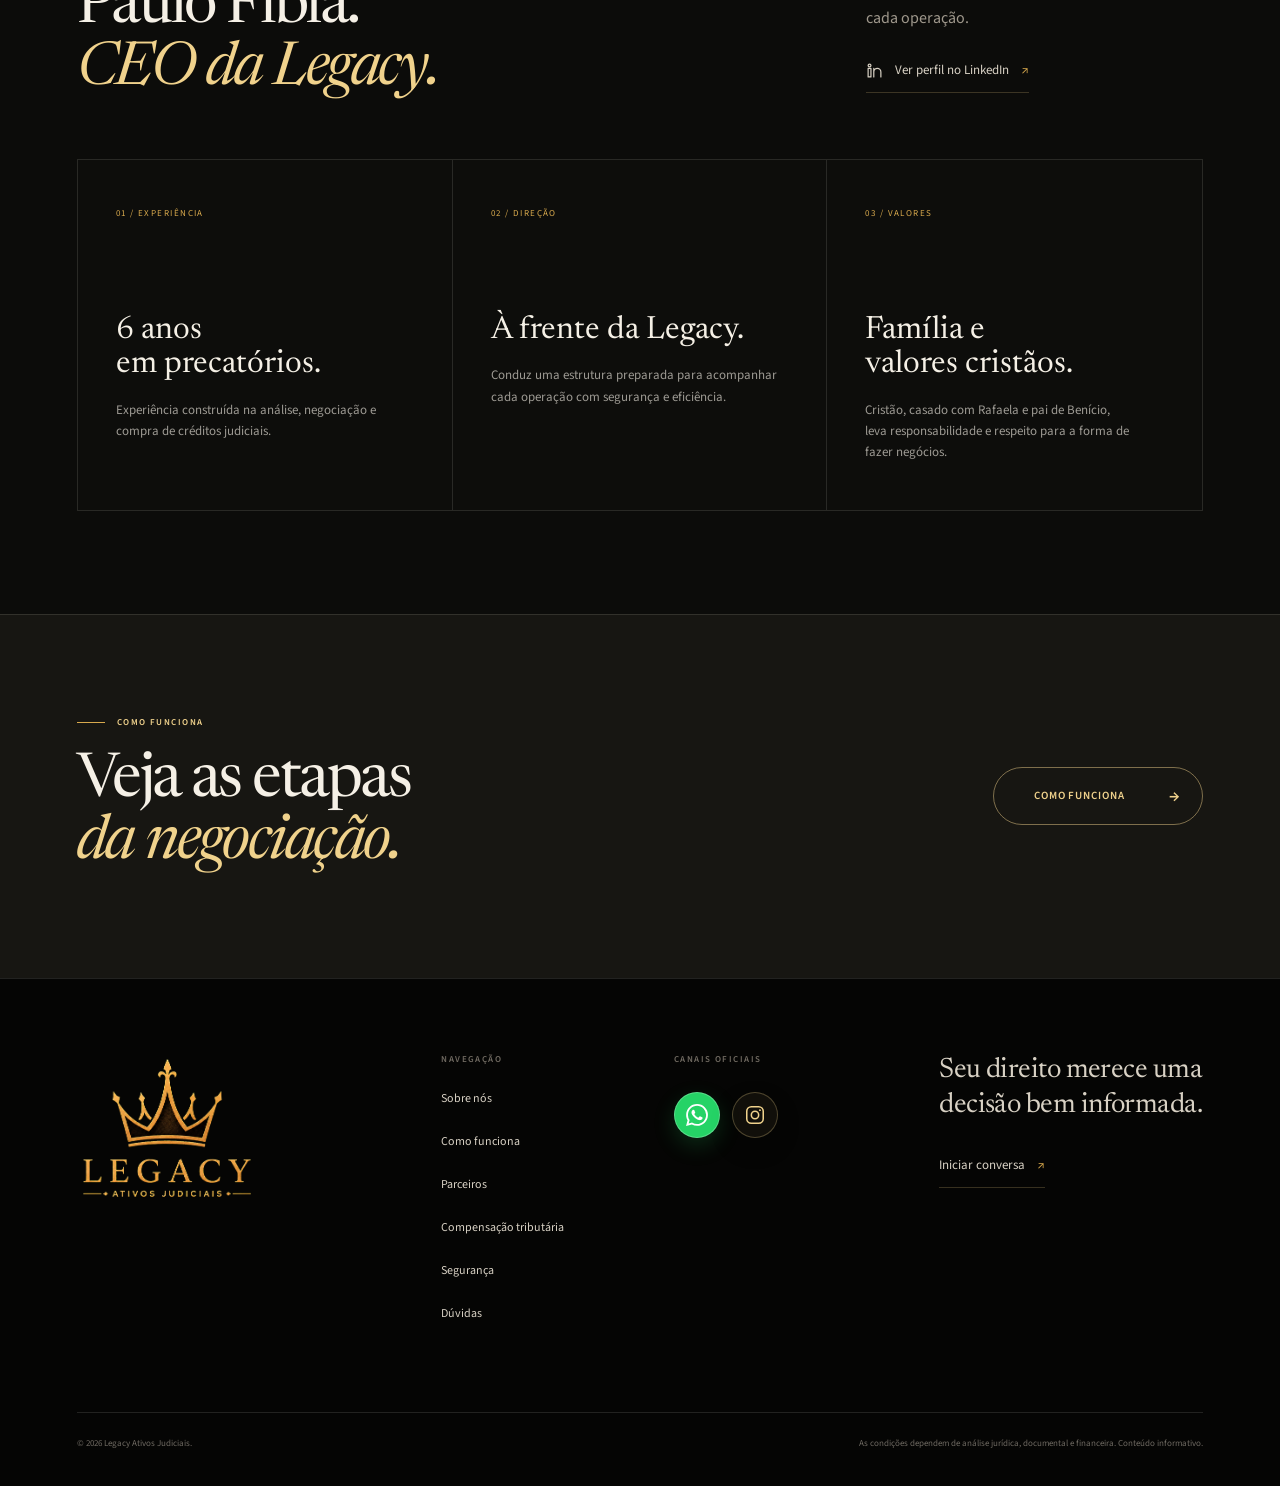
<file: sobre.html>
<!DOCTYPE html>
<html lang="pt-BR">
  <head>
    <meta charset="UTF-8">
    <meta name="viewport" content="width=device-width, initial-scale=1">
    <meta name="theme-color" content="#080807">
    <meta name="description" content="Conheça a Legacy Ativos Judiciais: 6 anos de atuação em São Paulo na análise e compra de precatórios.">
    <title>Sobre nós | Legacy Ativos Judiciais</title>
    <link rel="icon" href="assets/legacy-logo.png" type="image/png">
    <link rel="preconnect" href="https://fonts.googleapis.com">
    <link rel="preconnect" href="https://fonts.gstatic.com" crossorigin>
    <link href="https://fonts.googleapis.com/css2?family=Newsreader:opsz,wght@6..72,400;6..72,500&family=Source+Sans+3:wght@400;500;600&display=swap" rel="stylesheet">
    <script>document.documentElement.classList.add('js');</script>
    <link rel="stylesheet" href="styles.css?v=linkedin-11">
  </head>
  <body class="inner-page clean-inner page-about" data-page="sobre">
    <a class="skip-link" href="#conteudo">Ir para o conteúdo</a>
    <div class="page-transition" aria-hidden="true"><span>Legacy</span></div>
    <div class="page-progress" aria-hidden="true"><span></span></div>
    <div class="grain" aria-hidden="true"></div>

    <header class="site-header" data-header>
      <div class="header-inner shell">
        <a class="brand" href="index.html" aria-label="Legacy Ativos Judiciais — início"><img src="assets/legacy-logo.png" width="826" height="688" alt=""></a>
        <nav class="desktop-nav" aria-label="Navegação principal">
          <a href="index.html">Início</a>
          <a href="sobre.html" aria-current="page">Sobre nós</a>
          <a href="como-funciona.html">Como funciona</a>
          <a href="parceiros.html">Parceiros</a>
          <a href="compensacao-tributaria.html">Compensação</a>
          <a href="seguranca.html">Segurança</a>
          <a href="duvidas.html">Dúvidas</a>
        </nav>
        <a class="header-cta magnetic" data-magnetic href="https://wa.me/5511948179546?text=Ol%C3%A1%2C%20quero%20receber%20uma%20proposta%20para%20vender%20meu%20precat%C3%B3rio." target="_blank" rel="noopener noreferrer">Vender meu precatório <span aria-hidden="true">→</span></a>
        <button class="menu-toggle" type="button" aria-expanded="false" aria-controls="mobile-menu" aria-label="Abrir menu"><span></span><span></span></button>
      </div>
      <div class="mobile-menu" id="mobile-menu" inert>
        <nav aria-label="Navegação móvel">
          <a href="index.html">Início</a><a href="sobre.html" aria-current="page">Sobre nós</a><a href="como-funciona.html">Como funciona</a><a href="parceiros.html">Parceiros</a><a href="compensacao-tributaria.html">Compensação tributária</a><a href="seguranca.html">Segurança</a><a href="duvidas.html">Dúvidas</a>
          <a class="mobile-menu-cta" href="https://wa.me/5511948179546?text=Ol%C3%A1%2C%20quero%20receber%20uma%20proposta%20para%20vender%20meu%20precat%C3%B3rio." target="_blank" rel="noopener noreferrer">Vender meu precatório</a>
        </nav>
      </div>
    </header>

    <main id="conteudo">
      <section class="inner-hero" aria-labelledby="page-title">
        <div class="scene-light" aria-hidden="true"></div>
        <div class="shell inner-hero-grid">
          <div class="inner-hero-copy">
            <nav class="breadcrumb" aria-label="Trilha de navegação"><a href="index.html">Início</a><span>/</span><span aria-current="page">Sobre nós</span></nav>
            <p class="eyebrow hero-eyebrow"><span></span> Sobre a Legacy</p>
            <h1 id="page-title"><span class="line"><span>6 anos trazendo</span></span><span class="line accent"><span>clareza para decidir.</span></span></h1>
            <p class="inner-hero-lead">De São Paulo para todo o Brasil, analisamos e compramos precatórios com prazo, orientação e acompanhamento.</p>
          </div>

          <div class="hero-mark home-depth inner-hero-brand" data-tilt data-tilt-strength="5" aria-hidden="true">
            <div class="mark-orbit orbit-one"></div>
            <div class="mark-orbit orbit-two"></div>
            <p class="orbit-copy">clareza · confiança · legado ·</p>
            <img class="parallax-layer" data-speed="0.04" src="assets/legacy-logo.png" width="826" height="688" alt="">
          </div>
        </div>
        <div class="inner-hero-index shell"><span>01</span><i></i><span>Empresa e forma de trabalho</span></div>
      </section>

      <section class="editorial-intro section-light section" aria-labelledby="manifesto-title">
        <div class="shell editorial-grid">
          <p class="section-code reveal">Nosso trabalho</p>
          <div>
            <p class="eyebrow reveal"><span></span> Quem somos</p>
            <h2 id="manifesto-title" class="reveal">Esperar não precisa ser<br><em>a única opção.</em></h2>
          </div>
          <div class="editorial-body reveal">
            <p>Somos especialistas na compra e antecipação de precatórios. Unimos experiência, agilidade e segurança jurídica para transformar um direito futuro em uma possibilidade real hoje.</p>
            <p>Seu precatório representa uma conquista. Nosso trabalho é apresentar uma alternativa para que você escolha como e quando seguir em frente.</p>
            <p class="about-signature"><strong>Legacy Ativos Judiciais</strong><span>Seu direito. Sua escolha. Seu próximo passo.</span></p>
          </div>
        </div>
      </section>

      <section class="principles-3d section" aria-labelledby="principles-title">
        <div class="shell">
          <div class="split-heading">
            <div><p class="eyebrow reveal"><span></span> Liderança</p><h2 id="principles-title" class="reveal">Paulo Fibla.<br><em>CEO da Legacy.</em></h2></div>
            <div class="ceo-profile reveal">
              <p>Há seis anos no mercado de precatórios, Paulo lidera a Legacy com experiência prática, proximidade e responsabilidade em cada operação.</p>
              <a class="text-link" href="https://br.linkedin.com/in/paulo-c%C3%A9sar-fibla-32a9b6224" target="_blank" rel="noopener noreferrer" aria-label="Ver o perfil de Paulo Fibla no LinkedIn"><svg aria-hidden="true" viewBox="0 0 24 24"><rect x="3" y="9" width="4" height="12"></rect><circle cx="5" cy="5" r="2"></circle><path d="M11 21v-7a5 5 0 0 1 10 0v7M11 9v12"></path></svg>Ver perfil no LinkedIn <span aria-hidden="true">↗</span></a>
            </div>
          </div>
          <div class="tilt-grid">
            <article class="depth-card reveal" data-tilt data-tilt-strength="5">
              <span class="depth-card-index">01 / Experiência</span><div class="card-depth-mark" aria-hidden="true">6</div>
              <h3>6 anos em precatórios.</h3><p>Experiência construída na análise, negociação e compra de créditos judiciais.</p>
            </article>
            <article class="depth-card reveal" data-tilt data-tilt-strength="5">
              <span class="depth-card-index">02 / Direção</span><div class="card-depth-mark" aria-hidden="true">CEO</div>
              <h3>À frente da Legacy.</h3><p>Conduz uma estrutura preparada para acompanhar cada operação com segurança e eficiência.</p>
            </article>
            <article class="depth-card reveal" data-tilt data-tilt-strength="5">
              <span class="depth-card-index">03 / Valores</span><div class="card-depth-mark" aria-hidden="true">F</div>
              <h3>Família e valores cristãos.</h3><p>Cristão, casado com Rafaela e pai de Benício, leva responsabilidade e respeito para a forma de fazer negócios.</p>
            </article>
          </div>
        </div>
      </section>

      <section class="page-next" aria-labelledby="next-title">
        <div class="shell page-next-grid">
          <div><p class="eyebrow reveal"><span></span> Como funciona</p><h2 id="next-title" class="reveal">Veja as etapas<br><em>da negociação.</em></h2></div>
          <a class="next-orbit reveal" href="como-funciona.html" aria-label="Ir para Como funciona"><span>Como funciona</span><i aria-hidden="true">→</i></a>
        </div>
      </section>
    </main>

    <footer class="site-footer">
      <div class="shell footer-main">
        <a class="footer-brand" href="index.html" aria-label="Legacy Ativos Judiciais — início"><img src="assets/legacy-logo.png" width="826" height="688" alt="Legacy Ativos Judiciais" loading="lazy"></a>
        <div class="footer-nav"><p>Navegação</p><a href="sobre.html">Sobre nós</a><a href="como-funciona.html">Como funciona</a><a href="parceiros.html">Parceiros</a><a href="compensacao-tributaria.html">Compensação tributária</a><a href="seguranca.html">Segurança</a><a href="duvidas.html">Dúvidas</a></div>
        <div class="footer-contact"><p>Canais oficiais</p><a class="footer-social footer-whatsapp" href="https://wa.me/5511948179546" target="_blank" rel="noopener noreferrer" aria-label="Conversar com a Legacy pelo WhatsApp"><img src="assets/whatsapp.svg" width="22" height="22" alt="" aria-hidden="true"></a><a class="footer-social footer-instagram" href="https://www.instagram.com/_legacy.ativos?igsh=Z3BhbHU1YjhjN204" target="_blank" rel="noopener noreferrer" aria-label="Abrir o Instagram da Legacy Ativos Judiciais"><img src="assets/instagram.svg" width="22" height="22" alt="" aria-hidden="true"></a></div>
        <div class="footer-message"><p>Seu direito merece uma decisão bem informada.</p><a class="text-link" href="https://wa.me/5511948179546" target="_blank" rel="noopener noreferrer">Iniciar conversa <span aria-hidden="true">↗</span></a></div>
      </div>
      <div class="shell footer-legal"><p>© <span data-year></span> Legacy Ativos Judiciais.</p><p>As condições dependem de análise jurídica, documental e financeira. Conteúdo informativo.</p></div>
    </footer>
    <a class="whatsapp-float" href="https://wa.me/5511948179546" target="_blank" rel="noopener noreferrer" aria-label="Falar com a Legacy pelo WhatsApp"><span class="whatsapp-tooltip">Fale com a Legacy</span><span class="whatsapp-icon"><img src="assets/whatsapp.svg" width="31" height="31" alt="" aria-hidden="true"></span></a>
    <script src="gradient-wave.js?v=gold-wave-clean-3" defer></script><script src="script.js" defer></script>
  </body>
</html>
</file>
<file: styles.css>
:root {
  --ink: #080807;
  --ink-soft: #11110f;
  --surface: #171612;
  --ivory: #f5f0e6;
  --ivory-soft: #d8d1c4;
  --muted: #9f988c;
  --gold: #d8a94d;
  --gold-light: #f0d28c;
  --gold-deep: #8b5c20;
  --line: rgba(232, 198, 126, 0.22);
  --line-soft: rgba(245, 240, 230, 0.12);
  --success: #35c86f;
  --display: "Newsreader", Georgia, serif;
  --body: "Source Sans 3", Arial, sans-serif;
  --shell: min(88vw, 1380px);
  --ease: cubic-bezier(0.22, 1, 0.36, 1);
  --header-height: 104px;
  --z-base: 1;
  --z-header: 30;
  --z-menu: 40;
  --z-float: 50;
}

*, *::before, *::after { box-sizing: border-box; }

html {
  scroll-behavior: smooth;
  scrollbar-color: var(--gold-deep) var(--ink);
  background: var(--ink);
}

body {
  margin: 0;
  min-width: 320px;
  overflow-x: hidden;
  background: var(--ink);
  color: var(--ivory);
  font-family: var(--body);
  font-size: 16px;
  line-height: 1.65;
  -webkit-font-smoothing: antialiased;
  text-rendering: optimizeLegibility;
}

body.menu-open { overflow: hidden; }

img, svg { display: block; }
img { max-width: 100%; }
button, a { touch-action: manipulation; }
a { color: inherit; text-decoration: none; }
button { font: inherit; }

::selection { background: var(--gold); color: var(--ink); }

.shell { width: var(--shell); margin-inline: auto; }

.skip-link {
  position: fixed;
  top: 10px;
  left: 10px;
  z-index: 200;
  padding: 12px 18px;
  transform: translateY(-150%);
  background: var(--ivory);
  color: var(--ink);
  border-radius: 2px;
}

.skip-link:focus { transform: translateY(0); }

:focus-visible { outline: 2px solid var(--gold-light); outline-offset: 5px; }

.grain {
  position: fixed;
  inset: 0;
  z-index: 99;
  opacity: 0.035;
  pointer-events: none;
  background-image: url("data:image/svg+xml,%3Csvg viewBox='0 0 180 180' xmlns='http://www.w3.org/2000/svg'%3E%3Cfilter id='n'%3E%3CfeTurbulence type='fractalNoise' baseFrequency='.88' numOctaves='3' stitchTiles='stitch'/%3E%3C/filter%3E%3Crect width='100%25' height='100%25' filter='url(%23n)' opacity='.9'/%3E%3C/svg%3E");
}

.page-progress {
  position: fixed;
  top: 0;
  left: 0;
  z-index: 100;
  width: 100%;
  height: 2px;
  background: transparent;
}

.page-progress span {
  display: block;
  width: 100%;
  height: 100%;
  transform: scaleX(0);
  transform-origin: left;
  background: var(--gold);
}

.site-header {
  position: fixed;
  inset: 0 0 auto;
  z-index: var(--z-header);
  height: var(--header-height);
  transition: background-color 280ms ease, border-color 280ms ease, transform 350ms var(--ease);
  border-bottom: 1px solid transparent;
}

.site-header.scrolled {
  background: rgba(8, 8, 7, 0.88);
  border-color: var(--line-soft);
  backdrop-filter: blur(16px);
}

.header-inner { height: 100%; display: flex; align-items: center; justify-content: space-between; gap: 32px; }

.brand {
  display: flex;
  width: 112px;
  height: 76px;
  align-items: center;
  justify-content: flex-start;
  flex: 0 0 auto;
}

.brand img {
  display: block;
  width: auto;
  height: 70px;
  max-width: 100%;
  object-fit: contain;
}

.desktop-nav { display: flex; align-items: center; gap: clamp(22px, 2.6vw, 44px); margin-left: auto; }

.desktop-nav a {
  position: relative;
  padding-block: 12px;
  color: var(--ivory-soft);
  font-size: 13px;
  letter-spacing: 0.02em;
  transition: color 220ms ease;
}

.desktop-nav a::after {
  content: "";
  position: absolute;
  left: 0;
  bottom: 6px;
  width: 100%;
  height: 1px;
  transform: scaleX(0);
  transform-origin: right;
  background: var(--gold);
  transition: transform 300ms var(--ease);
}

.desktop-nav a:hover { color: var(--ivory); }
.desktop-nav a:hover::after { transform: scaleX(1); transform-origin: left; }

.header-cta {
  display: inline-flex;
  min-height: 48px;
  align-items: center;
  gap: 14px;
  padding: 0 20px;
  border: 1px solid var(--line);
  color: var(--gold-light);
  font-size: 12px;
  font-weight: 600;
  letter-spacing: 0.03em;
  transition: color 220ms ease, background-color 220ms ease, border-color 220ms ease;
}

.header-cta svg, .button svg { width: 18px; fill: none; stroke: currentColor; stroke-width: 1.6; }
.header-cta:hover { color: var(--ink); background: var(--gold-light); border-color: var(--gold-light); }

.menu-toggle { display: none; }
.mobile-menu { display: none; }

.section { position: relative; padding-block: clamp(104px, 12vw, 190px); }

.light-wave-section {
  position: relative;
  isolation: isolate;
  overflow: hidden;
}
.light-wave-canvas {
  position: absolute;
  inset: 0;
  z-index: 0;
  width: 100%;
  height: 100%;
  opacity: 1;
  pointer-events: none;
}
.light-wave-section::after {
  content: "";
  position: absolute;
  inset: 0;
  z-index: 0;
  background:
    radial-gradient(ellipse 48% 92% at 18% 48%, rgba(250,241,218,.35), rgba(250,241,218,.08) 62%, transparent 82%),
    linear-gradient(180deg, rgba(255,246,223,.08), transparent 34%, rgba(87,45,4,.08));
  pointer-events: none;
}
.light-wave-section > :not(.light-wave-canvas) { position: relative; z-index: 1; }
.light-wave-fallback {
  background:
    radial-gradient(ellipse at 78% 32%, rgba(251,218,143,.82), transparent 35%),
    radial-gradient(ellipse at 38% 82%, rgba(139,76,10,.72), transparent 42%),
    linear-gradient(135deg, #edc873, #c48a25 58%, #9c5b10);
}

.light-wave-section p:not(.eyebrow) { color: #44331e; }

.eyebrow {
  display: flex;
  align-items: center;
  gap: 12px;
  margin: 0 0 28px;
  color: var(--gold-light);
  font-size: 11px;
  font-weight: 600;
  letter-spacing: 0.18em;
  line-height: 1.3;
  text-transform: uppercase;
}

.eyebrow > span { width: 34px; height: 1px; background: var(--gold); }

h1, h2, h3, p { margin-top: 0; }
h1, h2 { font-family: var(--display); font-optical-sizing: auto; font-weight: 400; }
h2 { margin-bottom: 0; font-size: clamp(42px, 5.4vw, 82px); line-height: 1.05; letter-spacing: -0.045em; }
h2 em { color: var(--gold-light); font-weight: 400; }

.hero {
  position: relative;
  min-height: max(720px, 100svh);
  isolation: isolate;
  overflow: hidden;
  border-bottom: 1px solid var(--line-soft);
}

.hero-media {
  position: absolute;
  inset: 0;
  z-index: -4;
  overflow: hidden;
  background: #090908 url("assets/legacy-office-hero.webp") center / cover no-repeat;
  pointer-events: none;
}

.hero-media::after {
  content: "";
  position: absolute;
  inset: 0;
  background:
    linear-gradient(90deg, rgba(7,7,6,.9) 0%, rgba(7,7,6,.78) 40%, rgba(7,7,6,.57) 72%, rgba(7,7,6,.7) 100%),
    linear-gradient(180deg, rgba(7,7,6,.68) 0%, rgba(7,7,6,.28) 44%, rgba(7,7,6,.88) 100%);
}

.hero::before, .hero::after {
  content: "";
  position: absolute;
  z-index: -1;
  pointer-events: none;
}

.hero::before {
  inset: 0;
  background:
    linear-gradient(90deg, transparent 0, transparent calc(50% - 1px), rgba(255,255,255,.032) 50%, transparent calc(50% + 1px)),
    linear-gradient(rgba(255,255,255,.018) 1px, transparent 1px);
  background-size: 100% 100%, 100% 120px;
  mask-image: linear-gradient(to bottom, #000, transparent 90%);
}

.hero::after {
  width: 55vw;
  height: 55vw;
  right: -17vw;
  top: -24vw;
  border: 1px solid rgba(216,169,77,.08);
  border-radius: 50%;
  box-shadow: 0 0 0 10vw rgba(216,169,77,.012), 0 0 0 20vw rgba(216,169,77,.008);
}

.hero-glow {
  position: absolute;
  inset: 0;
  z-index: -2;
  pointer-events: none;
  background: radial-gradient(680px circle at var(--pointer-x, 72%) var(--pointer-y, 44%), rgba(181, 122, 38, 0.115), transparent 67%);
}

.hero-grid {
  display: grid;
  min-height: max(680px, calc(100svh - 80px));
  grid-template-columns: minmax(0, 7fr) minmax(330px, 5fr);
  align-items: center;
  gap: clamp(40px, 7vw, 120px);
  padding-top: calc(var(--header-height) + 34px);
  padding-bottom: 100px;
}

.hero-copy { position: relative; z-index: 2; max-width: 780px; }
.hero-eyebrow { margin-bottom: 32px; }

.hero h1 {
  margin: 0;
  font-size: clamp(64px, 6.8vw, 108px);
  line-height: 0.93;
  letter-spacing: -0.066em;
}

.hero h1 .line {
  display: block;
  overflow: visible;
  padding: .08em .12em .14em .08em;
  margin: -.08em -.12em -.14em -.08em;
}
.hero h1 .line > span { display: block; }
.hero h1 .accent { margin-left: 0; color: var(--gold-light); font-style: italic; }

.hero-lead {
  max-width: 620px;
  margin: 34px 0 0 clamp(30px, 5vw, 92px);
  color: var(--ivory-soft);
  font-size: clamp(16px, 1.25vw, 19px);
  line-height: 1.7;
}

.hero-actions { display: flex; align-items: center; gap: 30px; margin: 38px 0 0 clamp(30px, 5vw, 92px); }

.button {
  position: relative;
  display: inline-flex;
  min-height: 58px;
  align-items: center;
  justify-content: center;
  gap: 28px;
  overflow: hidden;
  padding: 0 26px;
  font-size: 13px;
  font-weight: 600;
  letter-spacing: 0.01em;
  transition: background-color 250ms ease, color 250ms ease, box-shadow 250ms ease;
}

.button > * { position: relative; z-index: 1; }
.button::before { content: ""; position: absolute; inset: 0; transform: translateX(-102%); background: var(--ivory); transition: transform 450ms var(--ease); }
.button:hover::before { transform: translateX(0); }
.button-primary { background: var(--gold-light); color: #17120a; box-shadow: 0 12px 50px rgba(189, 133, 51, 0.12); }
.button-primary:hover { color: var(--ink); box-shadow: 0 16px 60px rgba(189, 133, 51, 0.22); }

.text-link {
  display: inline-flex;
  min-height: 44px;
  align-items: center;
  gap: 12px;
  border-bottom: 1px solid var(--line);
  color: var(--ivory-soft);
  font-size: 13px;
  transition: color 220ms ease, border-color 220ms ease;
}
.text-link:hover { color: var(--gold-light); border-color: var(--gold); }
.text-link span { color: var(--gold); }

.hero-note {
  display: flex;
  align-items: center;
  gap: 10px;
  margin: 22px 0 0 clamp(30px, 5vw, 92px);
  color: var(--muted);
  font-size: 11px;
  letter-spacing: 0.02em;
}
.hero-note svg { width: 16px; fill: none; stroke: var(--gold); stroke-width: 1.6; }

.hero-mark { position: relative; display: grid; aspect-ratio: 1; place-items: center; }
.hero-mark.home-depth {
  --rx: 0deg;
  --ry: 0deg;
  transform: perspective(1400px) rotateX(var(--rx)) rotateY(var(--ry));
  transform-style: preserve-3d;
  transition: transform 480ms var(--ease), opacity 800ms ease;
  will-change: transform;
}
.hero-mark.home-depth.is-interacting { transition-duration: 70ms; }
.hero-mark img { position: relative; z-index: 2; width: min(36vw, 430px); height: auto; filter: drop-shadow(0 28px 40px rgba(0,0,0,.45)); }

.mark-orbit { position: absolute; border-radius: 50%; border: 1px solid var(--line); }
.orbit-one { inset: 8%; }
.orbit-two { inset: 20%; border-color: rgba(216,169,77,.1); }
.orbit-one::before, .orbit-one::after { content: ""; position: absolute; width: 6px; height: 6px; border: 1px solid var(--gold); background: var(--ink); transform: rotate(45deg); }
.orbit-one::before { left: 10%; top: 18%; }
.orbit-one::after { right: 8%; bottom: 20%; }

.orbit-copy {
  position: absolute;
  top: 0;
  left: 50%;
  margin: 0;
  transform: translateX(-50%);
  color: var(--gold);
  font-size: 9px;
  letter-spacing: .32em;
  text-transform: uppercase;
  white-space: nowrap;
}

.hero-ledger {
  position: absolute;
  right: 0;
  bottom: 38px;
  display: grid;
  width: min(47vw, 720px);
  grid-template-columns: repeat(3, 1fr);
  border-top: 1px solid var(--line-soft);
  border-left: 1px solid var(--line-soft);
}

.hero-ledger > div { display: flex; min-height: 94px; align-items: center; gap: 14px; padding: 18px 24px; border-right: 1px solid var(--line-soft); }
.hero-ledger strong { color: var(--gold-light); font-family: var(--display); font-size: 32px; font-weight: 400; line-height: 1; }
.hero-ledger span { color: var(--muted); font-size: 10px; line-height: 1.45; text-transform: uppercase; letter-spacing: .08em; }

.hero-footer { position: absolute; bottom: 34px; left: 50%; display: flex; width: 88vw; align-items: center; gap: 16px; transform: translateX(-50%); color: #716c62; font-size: 9px; letter-spacing: .16em; text-transform: uppercase; pointer-events: none; }
.hero-footer-line { width: 55px; height: 1px; background: var(--line-soft); }

.statement { background: var(--ivory); color: var(--ink); }
.statement-grid { display: grid; grid-template-columns: 1fr 6.2fr 3.2fr; gap: clamp(30px, 5vw, 80px); align-items: start; }
.section-code { margin: 10px 0 0; color: #8d806d; font-size: 10px; letter-spacing: .18em; text-transform: uppercase; }
.statement .eyebrow { color: var(--gold-deep); }
.statement .eyebrow > span { background: var(--gold-deep); }
.statement h2 { font-size: clamp(44px, 5.5vw, 84px); }
.statement h2 em { color: var(--gold-deep); }
.statement-copy { max-width: 410px; margin: 74px 0 0; color: #5e594f; font-size: 16px; line-height: 1.85; }

.ledger-strip { background: var(--ivory); color: var(--ink); border-top: 1px solid rgba(36,28,17,.14); border-bottom: 1px solid rgba(36,28,17,.14); }
.ledger-grid { display: grid; grid-template-columns: repeat(3, 1fr); }
.ledger-grid > div { display: flex; min-height: 142px; gap: 22px; align-items: center; padding: 26px 36px; border-right: 1px solid rgba(36,28,17,.14); }
.ledger-grid > div:first-child { border-left: 1px solid rgba(36,28,17,.14); }
.ledger-grid span { color: var(--gold-deep); font-family: var(--display); font-size: 13px; }
.ledger-grid p { margin: 0; color: #70695f; font-size: 13px; line-height: 1.6; }
.ledger-grid strong { display: block; color: var(--ink); font-weight: 600; }

.process { background: var(--ivory); color: var(--ink); }
.process-layout { display: grid; grid-template-columns: minmax(320px, 4fr) minmax(440px, 5fr); gap: clamp(60px, 11vw, 180px); }
.process-intro { position: sticky; top: calc(var(--header-height) + 60px); align-self: start; }
.process .eyebrow { color: var(--gold-deep); }
.process .eyebrow > span { background: var(--gold-deep); }
.process-intro h2 { max-width: 640px; font-size: clamp(46px, 5vw, 76px); }
.process-intro > p:not(.eyebrow) { max-width: 540px; margin: 34px 0 28px; color: #625d54; }
.process .text-link { color: #332f29; border-color: rgba(35,30,24,.24); }

.process-steps { position: relative; padding-left: 56px; }
.process-line { position: absolute; top: 16px; bottom: 30px; left: 0; width: 1px; background: rgba(81,65,42,.18); }
.process-line i { display: block; width: 1px; height: 100%; transform: scaleY(var(--process-progress, 0)); transform-origin: top; background: var(--gold-deep); }
.process-step { position: relative; display: grid; min-height: 250px; grid-template-columns: 56px 1fr; gap: 28px; padding: 26px 0 54px; border-top: 1px solid rgba(36,28,17,.16); }
.process-step:last-child { min-height: auto; }
.step-number { position: absolute; top: 29px; left: -56px; transform: translateX(-50%); padding: 4px 7px; background: var(--ivory); color: var(--gold-deep); font-family: var(--display); font-size: 12px; }
.step-icon { display: grid; width: 52px; height: 52px; place-items: center; border: 1px solid rgba(139,92,32,.35); }
.step-icon svg { width: 23px; fill: none; stroke: var(--gold-deep); stroke-linecap: round; stroke-linejoin: round; stroke-width: 1.3; }
.process-step h3 { margin: 4px 0 14px; font-family: var(--display); font-size: 30px; font-weight: 500; line-height: 1.2; }
.process-step p { max-width: 560px; margin: 0; color: #6b655b; font-size: 14px; line-height: 1.8; }

/* 3D value journey */
.value-journey {
  isolation: isolate;
  overflow: hidden;
  padding-bottom: clamp(92px, 9vw, 140px);
  border-block: 1px solid var(--line-soft);
  background:
    radial-gradient(circle at 50% 48%, rgba(216,169,77,.12), transparent 31%),
    linear-gradient(180deg, #080807 0%, #030303 55%, #090806 100%);
}
.value-journey::before {
  content: "";
  position: absolute;
  inset: 0;
  z-index: -1;
  opacity: .5;
  background-image: linear-gradient(rgba(255,255,255,.025) 1px, transparent 1px), linear-gradient(90deg, rgba(255,255,255,.018) 1px, transparent 1px);
  background-size: 112px 112px;
  mask-image: radial-gradient(circle at center, #000, transparent 72%);
}
.value-journey-heading { display: grid; grid-template-columns: 1.35fr .65fr; align-items: end; gap: clamp(50px, 10vw, 150px); }
.value-journey-heading h2 { max-width: 850px; }
.value-journey-intro { padding-bottom: 8px; }
.value-journey-intro p { max-width: 490px; margin-bottom: 30px; color: var(--muted); }
.value-journey-intro .text-link { color: var(--ivory-soft); border-color: var(--line); }

.value-carousel {
  position: relative;
  width: 100%;
  height: clamp(540px, 58vw, 720px);
  margin-top: clamp(28px, 5vw, 70px);
  overflow: hidden;
  cursor: grab;
  perspective: 1350px;
  touch-action: pan-y;
  user-select: none;
}
.value-carousel:active, .value-carousel.is-dragging { cursor: grabbing; }
.value-carousel::before, .value-carousel::after {
  content: "";
  position: absolute;
  z-index: 20;
  top: 0;
  bottom: 0;
  width: min(13vw, 190px);
  pointer-events: none;
}
.value-carousel::before { left: 0; background: linear-gradient(90deg, #040403 4%, transparent); }
.value-carousel::after { right: 0; background: linear-gradient(-90deg, #040403 4%, transparent); }
.value-cylinder { position: absolute; inset: 0; transform-style: preserve-3d; }
.value-card {
  --card-opacity: 1;
  position: absolute;
  top: 50%;
  left: 50%;
  width: clamp(285px, 30vw, 420px);
  aspect-ratio: 1.5925;
  opacity: var(--card-opacity);
  transform-style: preserve-3d;
  will-change: transform, opacity;
  pointer-events: none;
}
.value-card-volume {
  --tilt-x: 0deg;
  --tilt-y: 0deg;
  --shine-x: 50%;
  --shine-y: 35%;
  position: absolute;
  inset: 0;
  transform: rotateX(var(--tilt-x)) rotateY(var(--tilt-y));
  transform-style: preserve-3d;
  transition: filter 360ms ease;
}
.value-card[aria-current="true"] .value-card-volume {
  animation: valueCardFloat 4.6s ease-in-out infinite;
  filter: drop-shadow(0 34px 44px rgba(0,0,0,.55)) drop-shadow(0 0 28px rgba(216,169,77,.13));
}
.value-carousel.is-dragging .value-card-volume { animation-play-state: paused; }
@keyframes valueCardFloat {
  0%, 100% { translate: 0 0; }
  50% { translate: 0 -11px; }
}
.value-card-slice, .value-card-face { position: absolute; inset: 0; border-radius: clamp(18px, 2vw, 26px); }
.value-card-slice { border: 1px solid rgba(240,210,140,.22); background: linear-gradient(135deg, #7c6338, #28251e 45%, #b49150); }
.value-card-slice.slice-1 { transform: translateZ(-4px); }
.value-card-slice.slice-2 { transform: translateZ(-2px); }
.value-card-slice.slice-3 { transform: translateZ(0); }
.value-card-slice.slice-4 { transform: translateZ(2px); }
.value-card-face {
  overflow: hidden;
  border: 1px solid rgba(240,210,140,.27);
  backface-visibility: hidden;
  -webkit-backface-visibility: hidden;
}
.value-card-front {
  padding: clamp(22px, 2.4vw, 34px);
  transform: translateZ(5px);
  background: #11100d;
  box-shadow: inset 0 1px rgba(255,255,255,.09);
}
.value-card-front::before, .value-card-front::after { content: ""; position: absolute; inset: 0; }
.value-card-front::before { background-image: var(--card-image); background-position: center; background-size: cover; filter: saturate(.9) contrast(1.06); transform: scale(1.015); }
.value-card-front::after { background: linear-gradient(105deg, rgba(5,5,4,.72) 0%, rgba(5,5,4,.4) 48%, rgba(5,5,4,.05) 100%), linear-gradient(0deg, rgba(5,5,4,.66), transparent 61%); }
.value-card-final::after { background: linear-gradient(105deg, rgba(5,5,4,.7) 0%, rgba(5,5,4,.37) 50%, rgba(111,77,23,.06) 100%), linear-gradient(0deg, rgba(5,5,4,.68), transparent 61%); }
.value-card-shine { position: absolute; inset: 0; z-index: 2; opacity: .7; background: radial-gradient(circle at var(--shine-x) var(--shine-y), rgba(255,240,198,.2), transparent 31%); mix-blend-mode: screen; }
.value-card-kicker, .value-card-logo, .value-card-chip, .value-card-copy, .value-card-mark { position: absolute; z-index: 3; }
.value-card-kicker { top: clamp(21px, 2.2vw, 31px); left: clamp(22px, 2.4vw, 34px); color: var(--gold-light); font-size: 9px; font-weight: 600; letter-spacing: .17em; text-transform: uppercase; }
.value-card-logo { top: 8px; right: clamp(20px, 2.3vw, 31px); width: clamp(70px, 6.6vw, 94px); height: auto; opacity: .95; }
.value-card-chip {
  top: 45%;
  right: clamp(22px, 2.5vw, 35px);
  width: 42px;
  height: 32px;
  transform: translateY(-50%);
  overflow: hidden;
  border: 1px solid rgba(255,244,210,.72);
  border-radius: 7px;
  background: linear-gradient(135deg, #77613a, #f2db9a 42%, #8e703e 72%, #f0d28c);
  box-shadow: inset 0 0 0 1px rgba(48,34,14,.34);
}
.value-card-chip::before, .value-card-chip::after, .value-card-chip i { content: ""; position: absolute; background: rgba(63,46,22,.48); }
.value-card-chip::before { top: 0; bottom: 0; left: 50%; width: 1px; }
.value-card-chip::after { top: 50%; right: 0; left: 0; height: 1px; }
.value-card-chip i:first-child { top: 7px; right: 0; left: 0; height: 1px; }
.value-card-chip i:last-child { right: 0; bottom: 7px; left: 0; height: 1px; }
.value-card-copy { right: 24%; bottom: clamp(21px, 2.4vw, 33px); left: clamp(22px, 2.4vw, 34px); }
.value-card-copy small { color: var(--gold-light); font-size: 9px; font-weight: 600; letter-spacing: .15em; text-transform: uppercase; }
.value-card-copy h3 { margin: 8px 0 8px; color: #fffaf0; font-family: var(--display); font-size: clamp(27px, 2.6vw, 39px); font-weight: 400; line-height: .98; letter-spacing: -.035em; }
.value-card-copy p { max-width: 290px; margin: 0; color: rgba(245,240,230,.7); font-size: clamp(10px, .92vw, 13px); line-height: 1.45; }
.value-card-mark { right: 25px; bottom: 16px; color: transparent; font-family: var(--display); font-size: clamp(62px, 7vw, 98px); line-height: 1; -webkit-text-stroke: 1px rgba(240,210,140,.24); }

.value-card-back {
  padding: clamp(26px, 3vw, 42px);
  transform: rotateY(180deg) translateZ(5px);
  background: radial-gradient(circle at 80% 80%, rgba(216,169,77,.16), transparent 35%), linear-gradient(145deg, #1c1a15, #080807 75%);
  box-shadow: inset 0 1px rgba(255,255,255,.08);
}
.value-card-final-back { background: radial-gradient(circle at 78% 78%, rgba(53,200,111,.14), transparent 38%), linear-gradient(145deg, #1d1b15, #080807 75%); }
.value-card-stripe { position: absolute; top: 18%; right: 0; left: 0; height: 17%; background: linear-gradient(180deg, #030303, #171713 48%, #030303); box-shadow: 0 1px rgba(255,255,255,.08); }
.value-card-backcopy { position: absolute; right: clamp(24px, 3vw, 42px); bottom: clamp(30px, 3vw, 42px); left: clamp(24px, 3vw, 42px); }
.value-card-backcopy small { display: block; margin-bottom: 6px; color: var(--gold); font-size: 8px; font-weight: 600; letter-spacing: .16em; text-transform: uppercase; }
.value-card-backcopy strong { display: block; color: var(--ivory); font-family: var(--display); font-size: clamp(23px, 2.3vw, 34px); font-weight: 400; line-height: 1.1; }
.value-card-backcopy p { max-width: 310px; margin: 8px 0 0; color: var(--muted); font-size: clamp(10px, .9vw, 12px); line-height: 1.5; }
.value-card-code { position: absolute; top: 8%; left: clamp(24px, 3vw, 42px); color: rgba(240,210,140,.72); font-size: 8px; font-weight: 600; letter-spacing: .18em; }

.value-carousel-controls { display: grid; grid-template-columns: 1fr auto 1fr; align-items: center; gap: 30px; margin-top: -18px; }
.value-carousel-status { display: flex; align-items: center; gap: 18px; min-width: 0; }
.value-carousel-status span { color: var(--gold); font-size: 10px; font-weight: 600; letter-spacing: .15em; }
.value-carousel-status strong { overflow: hidden; color: var(--ivory-soft); font-family: var(--display); font-size: 20px; font-weight: 400; text-overflow: ellipsis; white-space: nowrap; }
.value-carousel-dots { display: flex; align-items: center; gap: 10px; }
.value-carousel-dots button { width: 28px; height: 44px; padding: 0; border: 0; background: transparent; cursor: pointer; }
.value-carousel-dots button::before { content: ""; display: block; width: 100%; height: 1px; background: rgba(245,240,230,.25); transition: height 220ms var(--ease), background-color 220ms ease; }
.value-carousel-dots button:hover::before, .value-carousel-dots button[aria-pressed="true"]::before { height: 3px; background: var(--gold); }
.value-carousel-arrows { display: flex; justify-content: flex-end; gap: 8px; }
.value-carousel-arrows button { display: grid; width: 48px; height: 48px; place-items: center; border: 1px solid var(--line); border-radius: 50%; background: rgba(255,255,255,.02); color: var(--ivory); cursor: pointer; transition: color 220ms ease, border-color 220ms ease, background-color 220ms ease, transform 220ms var(--ease); }
.value-carousel-arrows button:hover { transform: translateY(-2px); border-color: var(--gold); background: var(--gold); color: var(--ink); }
.value-carousel-arrows button[aria-pressed="true"] { border-color: var(--gold); color: var(--gold-light); }
.value-carousel-arrows button[data-value-toggle] span { font-size: 12px; letter-spacing: -2px; transform: translateX(-1px); }

.audiences { overflow: hidden; background: #0d0d0b; }
.audiences::before { content: ""; position: absolute; top: 0; right: 6vw; width: 1px; height: 100%; background: var(--line-soft); }
.audiences-heading { display: grid; grid-template-columns: 1.4fr .6fr; gap: 80px; align-items: end; margin-bottom: 74px; }
.audiences-heading > p { max-width: 470px; margin-bottom: 8px; color: var(--muted); }
.audiences-heading h2 em { color: var(--gold-light); }
.audience-panels { display: grid; grid-template-columns: 1fr 1fr; }
.audience-panel { position: relative; min-height: 680px; overflow: hidden; padding: clamp(34px, 4.4vw, 72px); border: 1px solid var(--line-soft); }
.audience-panel + .audience-panel { border-left: 0; }
.panel-index { position: relative; z-index: 2; color: var(--gold-light); font-size: 10px; font-weight: 600; letter-spacing: .16em; text-transform: uppercase; }
.panel-copy { position: absolute; right: clamp(34px, 4.4vw, 72px); bottom: clamp(34px, 4.4vw, 72px); left: clamp(34px, 4.4vw, 72px); z-index: 2; }
.panel-copy h3 { max-width: 520px; margin: 0 0 20px; font-family: var(--display); font-size: clamp(35px, 3.4vw, 54px); font-weight: 400; line-height: 1.05; letter-spacing: -.035em; }
.panel-copy > p { max-width: 520px; color: var(--muted); font-size: 14px; }
.panel-copy ul { display: flex; flex-wrap: wrap; gap: 0; margin: 28px 0 0; padding: 0; list-style: none; border-top: 1px solid var(--line-soft); }
.panel-copy li { flex: 1 1 33%; padding: 16px 10px 0 0; color: var(--ivory-soft); font-size: 10px; letter-spacing: .04em; }
.panel-copy li::before { content: ""; display: inline-block; width: 5px; height: 5px; margin-right: 8px; transform: rotate(45deg); border: 1px solid var(--gold); }

.panel-art { position: absolute; inset: 0; opacity: .7; }
.panel-art span { position: absolute; display: block; border: 1px solid rgba(216,169,77,.18); border-radius: 50%; }
.panel-art span:nth-child(1) { width: 52%; aspect-ratio: 1; top: 10%; right: 8%; }
.panel-art span:nth-child(2) { width: 34%; aspect-ratio: 1; top: 19%; right: 17%; border-color: rgba(216,169,77,.11); }
.panel-art span:nth-child(3) { width: 1px; height: 48%; top: 0; right: 34%; border: 0; border-left: 1px solid rgba(216,169,77,.18); border-radius: 0; }
.holder::after { content: ""; position: absolute; width: 42%; height: 55%; top: 10%; right: 7%; background: linear-gradient(145deg, rgba(216,169,77,.12), transparent 60%); clip-path: polygon(50% 0, 100% 100%, 0 100%); }

.partner { background: var(--gold-light); color: var(--ink); border-color: var(--gold-light); }
.partner .panel-index { color: var(--gold-deep); }
.partner .panel-copy > p { color: #5f543f; }
.partner .panel-copy ul { border-color: rgba(35,27,15,.18); }
.partner .panel-copy li { color: #392f21; }
.partner .panel-copy li::before { border-color: var(--gold-deep); }
.partner-symbol { position: absolute; top: 16%; left: 50%; width: 48%; aspect-ratio: 1.8; transform: translateX(-50%) rotate(-8deg); }
.partner-symbol span { position: absolute; top: 20%; width: 58%; height: 58%; border: 1px solid rgba(63,43,17,.38); }
.partner-symbol span:first-child { left: 0; }
.partner-symbol span:last-child { right: 0; }
.partner-symbol::before { content: ""; position: absolute; inset: 38% 37%; z-index: 2; transform: rotate(45deg); background: var(--ink); box-shadow: 0 12px 30px rgba(43,29,10,.2); }

.trust { min-height: 900px; overflow: hidden; background: var(--ink); }
.trust-backdrop { position: absolute; inset: 0; display: grid; place-items: center; pointer-events: none; }
.trust-backdrop span { color: transparent; font-family: var(--display); font-size: 26vw; line-height: 1; -webkit-text-stroke: 1px rgba(216,169,77,.055); }
.trust-layout { position: relative; z-index: 2; display: grid; grid-template-columns: .72fr 1.28fr; gap: clamp(70px, 13vw, 220px); align-items: start; }
.trust-number { position: sticky; top: 160px; display: flex; align-items: flex-end; gap: 20px; padding-top: 60px; }
.trust-number strong { color: var(--gold-light); font-family: var(--display); font-size: clamp(150px, 20vw, 300px); font-weight: 400; line-height: .72; letter-spacing: -.07em; }
.trust-number span { padding-bottom: 8px; color: var(--muted); font-size: 10px; line-height: 1.6; letter-spacing: .1em; text-transform: uppercase; }
.trust-copy h2 { max-width: 800px; font-size: clamp(48px, 5.8vw, 86px); }
.trust-principles { margin-top: 70px; border-top: 1px solid var(--line-soft); }
.trust-principles article { display: grid; grid-template-columns: 50px 1fr; gap: 30px; padding: 30px 0; border-bottom: 1px solid var(--line-soft); }
.trust-principles article > span { color: var(--gold); font-family: var(--display); font-size: 12px; }
.trust-principles h3 { margin: 0 0 8px; font-size: 15px; font-weight: 600; }
.trust-principles p { max-width: 640px; margin: 0; color: var(--muted); font-size: 13px; }

.knowledge { background: var(--gold-light); color: var(--ink); }
.knowledge-layout { display: grid; grid-template-columns: 1.1fr .9fr; gap: clamp(50px, 10vw, 160px); align-items: end; }
.knowledge .eyebrow { color: var(--gold-deep); }
.knowledge .eyebrow > span { background: var(--gold-deep); }
.knowledge h2 { font-size: clamp(44px, 5.2vw, 78px); }
.knowledge-copy { padding-bottom: 8px; }
.knowledge-copy > p { color: #544a3a; font-size: 16px; line-height: 1.9; }
.source-links { display: flex; flex-direction: column; margin-top: 34px; border-top: 1px solid rgba(45,34,20,.2); }
.source-links a { display: flex; min-height: 54px; align-items: center; justify-content: space-between; border-bottom: 1px solid rgba(45,34,20,.2); font-size: 12px; font-weight: 600; }
.source-links a span { color: var(--gold-deep); }

.faq { background: var(--ivory); color: var(--ink); }
.faq-layout { display: grid; grid-template-columns: .8fr 1.2fr; gap: clamp(70px, 12vw, 190px); }
.faq-intro { position: sticky; top: calc(var(--header-height) + 60px); align-self: start; }
.faq .eyebrow { color: var(--gold-deep); }
.faq .eyebrow > span { background: var(--gold-deep); }
.faq h2 em { color: var(--gold-deep); }
.faq-intro > p:last-child { max-width: 330px; margin-top: 30px; color: #6c655b; font-size: 14px; }
.faq-list { border-top: 1px solid rgba(36,28,17,.2); }
.faq-list details { border-bottom: 1px solid rgba(36,28,17,.2); }
.faq-list summary { display: grid; min-height: 96px; grid-template-columns: 1fr 32px; align-items: center; gap: 30px; cursor: pointer; list-style: none; font-family: var(--display); font-size: clamp(21px, 2vw, 28px); line-height: 1.25; }
.faq-list summary::-webkit-details-marker { display: none; }
.faq-list summary i { position: relative; display: block; width: 24px; height: 24px; }
.faq-list summary i::before, .faq-list summary i::after { content: ""; position: absolute; top: 50%; left: 50%; width: 16px; height: 1px; background: var(--gold-deep); transition: transform 250ms ease; }
.faq-list summary i::after { transform: translate(-50%, -50%) rotate(90deg); }
.faq-list summary i::before { transform: translate(-50%, -50%); }
.faq-list details[open] summary i::after { transform: translate(-50%, -50%) rotate(0); }
.faq-list details p { max-width: 690px; margin: -8px 60px 32px 0; color: #686158; font-size: 14px; line-height: 1.8; }

.closing { position: relative; overflow: hidden; padding-block: clamp(120px, 15vw, 220px); text-align: center; }
.closing-inner { position: relative; z-index: 2; display: flex; flex-direction: column; align-items: center; }
.closing .eyebrow { justify-content: center; }
.closing h2 { max-width: 1000px; font-size: clamp(54px, 7vw, 108px); }
.closing h2 em { color: var(--gold-light); }
.closing-inner > p:not(.eyebrow) { max-width: 520px; margin: 34px auto 0; color: var(--muted); }
.button-large { min-height: 68px; margin-top: 42px; padding-inline: 34px; }
.closing-lines { position: absolute; inset: 0; display: flex; justify-content: center; pointer-events: none; }
.closing-lines span { position: absolute; top: -22%; width: 1px; height: 145%; transform-origin: center; background: linear-gradient(to bottom, transparent, rgba(216,169,77,.16), transparent); }
.closing-lines span:nth-child(1) { left: 28%; transform: rotate(18deg); }
.closing-lines span:nth-child(2) { left: 50%; }
.closing-lines span:nth-child(3) { right: 28%; transform: rotate(-18deg); }

.site-footer { border-top: 1px solid var(--line-soft); background: #050504; }
.footer-main { display: grid; grid-template-columns: 1.25fr .65fr .8fr 1.2fr; gap: clamp(40px, 7vw, 100px); padding-block: 74px; }
.footer-brand { display: block; width: 180px; align-self: start; }
.footer-brand img { display: block; width: 180px; height: auto; object-fit: contain; }
.footer-nav, .footer-contact, .footer-message { display: flex; flex-direction: column; align-items: flex-start; gap: 9px; }
.footer-main div > p:first-child { margin-bottom: 12px; color: #706a61; font-size: 9px; font-weight: 600; letter-spacing: .16em; text-transform: uppercase; }
.footer-main div > a:not(.text-link) { min-height: 34px; color: var(--ivory-soft); font-size: 12px; transition: color 200ms ease; }
.footer-main div > a:hover { color: var(--gold-light); }
.footer-contact .footer-instagram {
  display: inline-flex;
  width: fit-content;
  align-items: center;
  gap: 9px;
}
.footer-instagram img {
  display: block;
  width: 19px;
  height: 19px;
  flex: 0 0 19px;
  opacity: .84;
  transition: opacity 200ms ease, transform 260ms var(--ease);
}
.footer-instagram:hover img,
.footer-instagram:focus-visible img { opacity: 1; transform: scale(1.08); }
.footer-message > p:first-child { max-width: 330px; color: var(--ivory-soft) !important; font-family: var(--display); font-size: 28px !important; font-weight: 400 !important; line-height: 1.25; letter-spacing: -.02em !important; text-transform: none !important; }
.footer-legal { display: flex; justify-content: space-between; gap: 60px; padding-block: 24px 34px; border-top: 1px solid var(--line-soft); color: #6f6a62; font-size: 9px; line-height: 1.6; }
.footer-legal p { margin: 0; }
.footer-legal p:last-child { max-width: 660px; text-align: right; }

.whatsapp-float { position: fixed; right: 24px; bottom: 24px; z-index: var(--z-float); display: flex; align-items: center; gap: 10px; }
.whatsapp-icon { position: relative; display: grid; width: 60px; height: 60px; place-items: center; border: 1px solid rgba(255,255,255,.28); border-radius: 50%; background: #25d366; box-shadow: 0 4px 0 #128c4a, 0 16px 38px rgba(0,0,0,.38), 0 0 0 5px rgba(8,8,7,.48); transition: transform 220ms var(--ease), box-shadow 220ms ease, background-color 220ms ease; }
.whatsapp-icon::before { content: ""; position: absolute; inset: -8px; border: 1px solid rgba(37,211,102,.38); border-radius: 50%; animation: waPulse 2.8s ease-out infinite; }
.whatsapp-icon img { display: block; width: 31px; height: 31px; }
.whatsapp-float:hover .whatsapp-icon { transform: translateY(-2px) scale(1.045); background: #2be06d; box-shadow: 0 5px 0 #128c4a, 0 20px 48px rgba(0,0,0,.42), 0 0 0 5px rgba(8,8,7,.55); }
.whatsapp-float:active .whatsapp-icon { transform: translateY(1px) scale(.98); box-shadow: 0 2px 0 #128c4a, 0 10px 26px rgba(0,0,0,.34), 0 0 0 5px rgba(8,8,7,.5); }
.whatsapp-tooltip { padding: 9px 13px; transform: translateX(8px); opacity: 0; border: 1px solid var(--line-soft); background: rgba(8,8,7,.94); color: var(--ivory-soft); box-shadow: 0 10px 30px rgba(0,0,0,.2); font-size: 12px; font-weight: 500; letter-spacing: .015em; white-space: nowrap; transition: opacity 220ms ease, transform 220ms ease; pointer-events: none; }
.whatsapp-float:hover .whatsapp-tooltip, .whatsapp-float:focus-visible .whatsapp-tooltip { transform: translateX(0); opacity: 1; }

@keyframes waPulse { 0% { transform: scale(.9); opacity: .75; } 70%,100% { transform: scale(1.35); opacity: 0; } }

.js .hero-eyebrow, .js .hero-lead, .js .hero-actions, .js .hero-note, .js .hero-mark, .js .hero-ledger { opacity: 0; }
.js .hero h1 .line > span { opacity: 0; transform: translateY(.28em); }
.js.ready .hero h1 .line > span { opacity: 1; transform: translateY(0); transition: opacity .7s ease, transform 1s var(--ease); }
.js.ready .hero h1 .line:nth-child(2) > span { transition-delay: 100ms; }
.js.ready .hero-eyebrow, .js.ready .hero-lead, .js.ready .hero-actions, .js.ready .hero-note, .js.ready .hero-mark, .js.ready .hero-ledger { opacity: 1; transition: opacity 800ms ease, transform 800ms var(--ease); }
.js.ready .hero-eyebrow { transition-delay: 180ms; }
.js.ready .hero-lead { transition-delay: 280ms; }
.js.ready .hero-actions { transition-delay: 360ms; }
.js.ready .hero-note { transition-delay: 420ms; }
.js.ready .hero-mark { transition-delay: 260ms; }
.js.ready .hero-ledger { transition-delay: 500ms; }

.js .reveal { opacity: 0; transform: translateY(34px); }
.js .reveal.is-visible { opacity: 1; transform: translateY(0); transition: opacity 750ms ease, transform 850ms var(--ease); }
.js .ledger-grid .reveal:nth-child(2), .js .trust-principles .reveal:nth-child(2) { transition-delay: 80ms; }
.js .ledger-grid .reveal:nth-child(3), .js .trust-principles .reveal:nth-child(3) { transition-delay: 160ms; }
.parallax-layer { transform: translate3d(0, var(--parallax-y, 0), 0); will-change: transform; }

@media (max-width: 1160px) {
  :root { --shell: min(92vw, 1100px); --header-height: 88px; }
  .desktop-nav { display: none; }
  .header-cta { margin-left: auto; }
  .menu-toggle { display: flex; width: 48px; height: 48px; flex-direction: column; align-items: center; justify-content: center; gap: 7px; border: 1px solid var(--line-soft); background: transparent; color: var(--ivory); cursor: pointer; }
  .menu-toggle span { width: 19px; height: 1px; background: currentColor; transition: transform 250ms ease; }
  .menu-toggle[aria-expanded="true"] span:first-child { transform: translateY(4px) rotate(45deg); }
  .menu-toggle[aria-expanded="true"] span:last-child { transform: translateY(-4px) rotate(-45deg); }
  .mobile-menu { position: fixed; inset: var(--header-height) 0 0; z-index: var(--z-menu); display: block; visibility: hidden; transform: translateY(-12px); opacity: 0; background: rgba(8,8,7,.98); transition: opacity 250ms ease, transform 350ms var(--ease), visibility 0s linear 350ms; }
  .mobile-menu.open { visibility: visible; transform: translateY(0); opacity: 1; transition-delay: 0s; }
  .mobile-menu nav { display: flex; width: var(--shell); height: 100%; flex-direction: column; align-items: flex-start; justify-content: center; gap: 5px; margin: auto; padding-bottom: 8vh; }
  .mobile-menu nav > a { display: flex; width: 100%; min-height: 62px; align-items: center; border-bottom: 1px solid var(--line-soft); font-family: var(--display); font-size: clamp(30px, 6vw, 52px); }
  .mobile-menu nav .mobile-menu-cta { min-height: 54px; width: auto; margin-top: 30px; padding: 0 22px; border: 1px solid var(--line); color: var(--gold-light); font-family: var(--body); font-size: 12px; }
  .hero-grid { grid-template-columns: 1fr minmax(300px, .65fr); gap: 30px; }
  .hero h1 { font-size: clamp(66px, 9.8vw, 112px); }
  .hero-ledger { width: min(57vw, 670px); }
  .hero-ledger > div { padding-inline: 16px; }
  .hero-footer { display: none; }
  .statement-grid { grid-template-columns: 70px 1fr; }
  .statement-copy { grid-column: 2; margin-top: 10px; }
  .audience-panel { min-height: 630px; }
  .trust-layout { grid-template-columns: .6fr 1.4fr; gap: 60px; }
  .footer-main { grid-template-columns: 1fr 1fr 1fr; }
  .footer-message { grid-column: 3; }
}

@media (max-width: 820px) {
  :root { --shell: calc(100vw - 40px); --header-height: 78px; }
  .brand { width: 88px; height: 64px; }
  .brand img { width: auto; height: 57px; max-width: 100%; }
  .header-cta { display: none; }
  .hero { min-height: auto; }
  .hero-grid { min-height: 0; grid-template-columns: 1fr; padding-top: calc(var(--header-height) + 70px); padding-bottom: 210px; }
  .hero h1 { font-size: clamp(62px, 18vw, 94px); line-height: .87; }
  .hero h1 .accent { margin-left: 0; }
  .hero-lead, .hero-actions, .hero-note { margin-left: 8vw; }
  .hero-lead { max-width: 560px; }
  .hero-actions { align-items: flex-start; flex-direction: column; gap: 16px; }
  .button { width: min(100%, 390px); }
  .hero-mark { position: absolute; right: -24vw; bottom: 70px; width: 76vw; opacity: .48 !important; }
  .hero-mark img { width: 46vw; }
  .orbit-copy { display: none; }
  .hero-ledger { bottom: 0; left: 0; width: 100%; }
  .hero-ledger > div { min-height: 94px; padding: 14px 12px; }
  .hero-ledger strong { font-size: 27px; }
  .hero-ledger span { font-size: 8px; }
  .statement-grid { grid-template-columns: 1fr; }
  .statement .section-code { display: none; }
  .statement-copy { grid-column: auto; max-width: 600px; margin-top: 22px; }
  .ledger-grid { grid-template-columns: 1fr; }
  .ledger-grid > div { min-height: 100px; border-right: 1px solid rgba(36,28,17,.14); border-bottom: 1px solid rgba(36,28,17,.14); }
  .ledger-grid > div:last-child { border-bottom: 0; }
  .process-layout { grid-template-columns: 1fr; gap: 70px; }
  .process-intro, .faq-intro, .trust-number { position: static; }
  .process-steps { padding-left: 42px; }
  .step-number { left: -42px; }
  .value-journey-heading { grid-template-columns: 1fr; gap: 34px; }
  .value-journey-intro { max-width: 610px; margin-left: 8vw; }
  .value-carousel { height: 590px; margin-top: 20px; }
  .value-card { width: clamp(280px, 56vw, 370px); }
  .value-carousel-controls { grid-template-columns: 1fr auto; }
  .value-carousel-dots { order: 3; grid-column: 1 / -1; justify-content: center; }
  .audiences-heading { grid-template-columns: 1fr; gap: 28px; }
  .audiences-heading > p { margin-left: 8vw; }
  .audience-panels { grid-template-columns: 1fr; }
  .audience-panel + .audience-panel { border-top: 0; border-left: 1px solid var(--line-soft); }
  .audience-panel { min-height: 590px; }
  .partner { border-color: var(--gold-light) !important; }
  .trust { min-height: auto; }
  .trust-layout { grid-template-columns: 1fr; gap: 80px; }
  .trust-number { padding-top: 0; }
  .trust-number strong { font-size: 190px; }
  .knowledge-layout { grid-template-columns: 1fr; }
  .faq-layout { grid-template-columns: 1fr; gap: 70px; }
  .footer-main { grid-template-columns: 1fr 1fr; }
  .footer-message { grid-column: 2; }
  .footer-legal { flex-direction: column; gap: 12px; }
  .footer-legal p:last-child { max-width: none; text-align: left; }
}

@media (max-width: 560px) {
  :root { --shell: calc(100vw - 32px); }
  body { font-size: 15px; }
  .section { padding-block: 94px; }
  .hero-grid { padding-top: calc(var(--header-height) + 54px); padding-bottom: 280px; }
  .hero-eyebrow { max-width: 290px; }
  .hero h1 { font-size: clamp(58px, 18.5vw, 80px); }
  .hero-lead, .hero-actions, .hero-note { margin-left: 0; }
  .hero-lead { margin-top: 24px; }
  .hero-actions { margin-top: 30px; }
  .hero-note { align-items: flex-start; }
  .hero-mark { right: -31vw; bottom: 112px; width: 92vw; }
  .hero-mark img { width: 57vw; }
  .hero-ledger { grid-template-columns: 1fr; }
  .hero-ledger > div { min-height: 70px; border-bottom: 1px solid var(--line-soft); }
  .hero-ledger > div:last-child { border-bottom: 0; }
  .hero-ledger span br { display: none; }
  h2, .statement h2, .process-intro h2, .trust-copy h2, .knowledge h2 { font-size: clamp(40px, 12vw, 58px); }
  .statement h2 br, .process h2 br, .trust h2 br, .knowledge h2 br { display: none; }
  .ledger-grid > div { padding-inline: 20px; }
  .process-step { grid-template-columns: 45px 1fr; gap: 20px; min-height: 280px; }
  .step-icon { width: 44px; height: 44px; }
  .process-step h3 { font-size: 25px; }
  .value-journey { padding-bottom: 88px; }
  .value-journey h2 br { display: none; }
  .value-journey-intro { margin-left: 0; }
  .value-carousel { height: 510px; margin-top: 32px; }
  .value-card { width: min(78vw, 310px); }
  .value-card-logo { top: 6px; width: 66px; }
  .value-card-chip { width: 35px; height: 27px; }
  .value-card-copy { right: 18%; }
  .value-card-copy h3 { font-size: 27px; }
  .value-card-copy p { display: none; }
  .value-card-mark { right: 18px; font-size: 66px; }
  .value-card-backcopy p { font-size: 10px; }
  .value-carousel-controls { grid-template-columns: minmax(0, 1fr) auto; margin-top: -6px; }
  .value-carousel-status { gap: 10px; }
  .value-carousel-status strong { font-size: 17px; }
  .value-carousel-arrows button { width: 46px; height: 46px; }
  .audiences-heading { margin-bottom: 46px; }
  .audiences-heading > p { margin-left: 0; }
  .audience-panel { min-height: 610px; padding: 28px 24px; }
  .panel-copy { right: 24px; bottom: 28px; left: 24px; }
  .panel-copy h3 { font-size: 38px; }
  .panel-copy ul { flex-direction: column; gap: 12px; padding-top: 16px; }
  .panel-copy li { padding: 0; }
  .trust-number strong { font-size: 160px; }
  .trust-principles article { grid-template-columns: 34px 1fr; gap: 16px; }
  .faq-list summary { min-height: 86px; font-size: 21px; }
  .faq-list details p { margin-right: 0; }
  .closing h2 { font-size: clamp(48px, 14.5vw, 72px); }
  .closing h2 br { display: none; }
  .footer-main { grid-template-columns: 1fr; }
  .footer-message { grid-column: auto; }
  .footer-brand { width: 150px; }
  .whatsapp-float { right: 16px; bottom: 16px; }
  .whatsapp-icon { width: 54px; height: 54px; }
  .whatsapp-tooltip { display: none; }
}

@media (prefers-reduced-motion: reduce) {
  html { scroll-behavior: auto; }
  *, *::before, *::after { animation-duration: 0.01ms !important; animation-iteration-count: 1 !important; scroll-behavior: auto !important; transition-duration: 0.01ms !important; }
  .js .reveal, .js .hero-eyebrow, .js .hero-lead, .js .hero-actions, .js .hero-note, .js .hero-mark, .js .hero-ledger { opacity: 1; transform: none; }
  .js .hero h1 .line > span { opacity: 1; transform: none; }
  .parallax-layer { transform: none !important; }
  .whatsapp-icon::before { display: none; }
  .value-card, .value-card-volume { will-change: auto; }
  .value-card[aria-current="true"] .value-card-volume { animation: none; }
  .light-wave-canvas { opacity: 1; }
}

/* =========================================================
   INNER PAGES · LEGACY DEPTH SYSTEM
   ========================================================= */

.inner-page {
  --scene-x: 50%;
  --scene-y: 50%;
  background: var(--ink);
}

.inner-page .desktop-nav { gap: clamp(18px, 1.8vw, 31px); }
.desktop-nav a[aria-current="page"] { color: var(--gold-light); }
.desktop-nav a[aria-current="page"]::after { transform: scaleX(1); }
.header-cta > span { font-size: 16px; }

.page-transition {
  position: fixed;
  inset: 0;
  z-index: 150;
  display: grid;
  place-items: center;
  background: var(--gold-light);
  color: var(--ink);
  pointer-events: none;
  transform: translate3d(0, 0, 0);
}

.page-transition::before,
.page-transition::after {
  content: "";
  position: absolute;
  top: 0;
  width: 1px;
  height: 100%;
  background: rgba(31, 24, 13, .17);
}
.page-transition::before { left: 33.333%; }
.page-transition::after { right: 33.333%; }
.page-transition span {
  max-width: 94vw;
  padding: .16em .14em .22em;
  overflow: visible;
  font-family: var(--display);
  font-size: clamp(58px, 11vw, 170px);
  line-height: 1.08;
  letter-spacing: -.055em;
  text-align: center;
  text-transform: uppercase;
}
.js.ready .page-transition { transform: translate3d(0, -102%, 0); transition: transform 900ms var(--ease) 100ms; }
.js body.is-leaving .page-transition { transform: translate3d(0, 0, 0); transition: transform 520ms var(--ease); }

.inner-hero {
  position: relative;
  min-height: max(760px, 100svh);
  isolation: isolate;
  overflow: hidden;
  border-bottom: 1px solid var(--line-soft);
}

.inner-hero::before {
  content: "";
  position: absolute;
  inset: 0;
  z-index: -2;
  background:
    linear-gradient(90deg, transparent calc(25% - 1px), rgba(255,255,255,.027) 25%, transparent calc(25% + 1px), transparent calc(75% - 1px), rgba(255,255,255,.027) 75%, transparent calc(75% + 1px)),
    linear-gradient(rgba(255,255,255,.018) 1px, transparent 1px);
  background-size: 100% 100%, 100% 112px;
  mask-image: linear-gradient(#000 68%, transparent);
}

.inner-hero::after {
  content: attr(data-watermark);
  position: absolute;
  right: -1vw;
  bottom: -7vw;
  z-index: -1;
  color: transparent;
  font-family: var(--display);
  font-size: 23vw;
  line-height: 1;
  -webkit-text-stroke: 1px rgba(216, 169, 77, .045);
}

.scene-light {
  position: absolute;
  inset: 0;
  z-index: -1;
  background: radial-gradient(760px circle at var(--scene-x) var(--scene-y), rgba(202, 144, 58, .13), transparent 62%);
  pointer-events: none;
}

.inner-hero-grid {
  display: grid;
  min-height: max(720px, calc(100svh - 30px));
  grid-template-columns: minmax(0, 1.15fr) minmax(420px, .85fr);
  gap: clamp(40px, 7vw, 110px);
  align-items: center;
  padding-top: calc(var(--header-height) + 50px);
  padding-bottom: 96px;
}

.inner-hero-copy { position: relative; z-index: 3; }
.breadcrumb { display: flex; align-items: center; gap: 10px; margin-bottom: 48px; color: #777066; font-size: 9px; font-weight: 600; letter-spacing: .13em; text-transform: uppercase; }
.breadcrumb a { min-height: 28px; display: inline-flex; align-items: center; transition: color 200ms ease; }
.breadcrumb a:hover { color: var(--gold-light); }
.breadcrumb span[aria-current="page"] { color: var(--gold); }

.inner-hero h1 {
  max-width: 990px;
  margin: 0;
  font-family: var(--display);
  font-size: clamp(68px, 7.8vw, 124px);
  font-weight: 400;
  line-height: .88;
  letter-spacing: -.065em;
}
.inner-hero h1 .line {
  display: block;
  overflow: hidden;
  padding: .13em .18em .23em .12em;
  margin: -.13em -.18em -.23em -.12em;
}
.inner-hero h1 .line > span { display: block; }
.inner-hero h1 .accent { color: var(--gold-light); font-size: .85em; font-style: italic; }
.inner-hero-lead { max-width: 650px; margin: 32px 0 0 clamp(24px, 4vw, 72px); color: var(--ivory-soft); font-size: clamp(16px, 1.25vw, 19px); line-height: 1.8; }
.inner-hero-index { position: absolute; right: 0; bottom: 0; left: 0; display: flex; min-height: 68px; align-items: center; gap: 16px; border-top: 1px solid var(--line-soft); color: #6f6a61; font-size: 9px; letter-spacing: .15em; text-transform: uppercase; }
.inner-hero-index span:first-child { color: var(--gold); font-family: var(--display); font-size: 13px; }
.inner-hero-index i { width: 46px; height: 1px; background: var(--line); }

.depth-scene {
  --rx: 0deg;
  --ry: 0deg;
  --lift: 0px;
  position: relative;
  min-height: 590px;
  transform: perspective(1400px) rotateX(var(--rx)) rotateY(var(--ry)) translate3d(0, var(--lift), 0);
  transform-style: preserve-3d;
  transition: transform 520ms cubic-bezier(.2,.8,.2,1);
  will-change: transform;
}

.depth-scene.is-interacting { transition-duration: 80ms; }
.depth-floor { position: absolute; right: 2%; bottom: 5%; left: 2%; height: 44%; transform: rotateX(70deg) translateZ(-70px); transform-origin: bottom; background: radial-gradient(ellipse, rgba(194, 133, 48, .14), transparent 68%); filter: blur(18px); }
.scene-label { position: absolute; z-index: 8; padding: 8px 11px; border: 1px solid rgba(216,169,77,.22); background: rgba(8,8,7,.68); color: var(--gold); font-size: 8px; letter-spacing: .16em; text-transform: uppercase; backdrop-filter: blur(8px); transform: translateZ(100px); }
.label-top { top: 13%; right: 2%; }
.label-bottom { right: 4%; bottom: 11%; }

/* About scene */
.seal-ring { position: absolute; top: 50%; left: 50%; border: 1px solid rgba(216,169,77,.26); border-radius: 50%; transform-style: preserve-3d; }
.seal-ring::before, .seal-ring::after { content: ""; position: absolute; width: 8px; height: 8px; border: 1px solid var(--gold); background: var(--ink); transform: rotate(45deg); }
.seal-ring::before { top: 10%; left: 12%; }
.seal-ring::after { right: 10%; bottom: 15%; }
.seal-ring-a { width: 470px; height: 470px; transform: translate3d(-50%,-50%,20px) rotateY(-8deg); animation: sceneSpin 22s linear infinite; }
.seal-ring-b { width: 350px; height: 350px; border-color: rgba(216,169,77,.11); transform: translate3d(-50%,-50%,55px) rotateY(-8deg); }
.seal-plate { position: absolute; top: 50%; left: 50%; display: grid; width: 310px; height: 310px; place-items: center; transform: translate3d(-50%,-50%,95px) rotateY(-8deg); border: 1px solid rgba(240,210,140,.24); border-radius: 50%; background: radial-gradient(circle at 35% 30%, #242017, #0b0b09 67%); box-shadow: inset 0 0 0 12px rgba(216,169,77,.025), 0 40px 80px rgba(0,0,0,.5); }
.seal-plate::after { content: ""; position: absolute; inset: 9px; border: 1px dashed rgba(216,169,77,.22); border-radius: inherit; }
.seal-plate img { width: 230px; height: auto; object-fit: contain; filter: drop-shadow(0 16px 24px rgba(0,0,0,.4)); }

/* How scene */
.process-document { position: absolute; top: 50%; left: 50%; display: flex; width: 330px; height: 210px; flex-direction: column; justify-content: space-between; padding: 28px; border: 1px solid rgba(240,210,140,.22); background: linear-gradient(145deg, rgba(31,29,23,.96), rgba(11,11,9,.98)); box-shadow: 0 28px 70px rgba(0,0,0,.45); transform-style: preserve-3d; }
.process-document::after { content: ""; position: absolute; inset: 0; background: linear-gradient(115deg, transparent 35%, rgba(240,210,140,.08), transparent 65%); transform: translateZ(1px); }
.process-document span { color: var(--gold); font-family: var(--display); font-size: 13px; }
.process-document b { font-family: var(--display); font-size: 30px; font-weight: 400; }
.process-document i { width: 60%; height: 1px; background: var(--line); box-shadow: 0 13px var(--line-soft), 0 26px var(--line-soft); }
.doc-1 { transform: translate3d(-69%,-71%,0) rotateX(4deg) rotateY(-14deg) rotateZ(-6deg); }
.doc-2 { transform: translate3d(-57%,-61%,40px) rotateX(3deg) rotateY(-10deg) rotateZ(-2deg); }
.doc-3 { transform: translate3d(-45%,-51%,80px) rotateX(2deg) rotateY(-6deg) rotateZ(2deg); }
.doc-4 { transform: translate3d(-33%,-41%,120px) rotateX(1deg) rotateY(-2deg) rotateZ(6deg); border-color: rgba(240,210,140,.42); background: linear-gradient(145deg, #272117, #0e0d0a); }

/* Partner scene · a clear three-stage relationship map */
.partner-network {
  position: absolute;
  inset: 18% -6% 17%;
  display: grid;
  grid-template-columns: minmax(0, 1fr) 42px minmax(0, 1.08fr) 42px minmax(0, 1fr);
  align-items: center;
  transform: translateZ(48px) rotateY(-4deg);
  transform-style: preserve-3d;
}
.partner-network::before {
  content: "";
  position: absolute;
  inset: -12%;
  z-index: -1;
  background: radial-gradient(circle at 51% 46%, rgba(216,169,77,.17), transparent 47%);
  filter: blur(16px);
}
.partner-node {
  position: relative;
  display: flex;
  min-width: 0;
  min-height: 270px;
  flex-direction: column;
  align-items: flex-start;
  justify-content: flex-end;
  padding: 22px 18px;
  overflow: hidden;
  border: 1px solid rgba(240,210,140,.24);
  background: linear-gradient(145deg, rgba(34,28,18,.96), rgba(8,8,7,.98) 70%);
  box-shadow: 0 28px 55px rgba(0,0,0,.42), inset 0 1px rgba(255,245,218,.06);
  transform-style: preserve-3d;
}
.partner-node::before {
  content: "";
  position: absolute;
  inset: 0;
  background: linear-gradient(125deg, transparent 38%, rgba(240,210,140,.08), transparent 67%);
  transform: translateX(-110%);
  animation: partnerSheen 7s var(--ease) infinite;
}
.partner-node > * { position: relative; z-index: 1; }
.partner-node small { position: absolute; top: 18px; left: 18px; color: #c99c4c; font-size: 8px; font-weight: 700; letter-spacing: .14em; text-transform: uppercase; }
.partner-node strong { align-self: stretch; margin-top: 22px; color: var(--ivory); font-family: var(--display); font-size: clamp(21px, 1.8vw, 29px); font-weight: 400; line-height: 1; letter-spacing: -.025em; text-align: center; }
.partner-node p { align-self: stretch; max-width: 150px; margin: 12px auto 0; color: #aaa094; font-size: 10px; line-height: 1.55; text-align: center; }
.partner-node-icon,
.partner-node-brand {
  display: grid;
  align-self: center;
  width: 54px;
  height: 54px;
  place-items: center;
  border: 1px solid rgba(240,210,140,.48);
  border-radius: 50%;
  background: radial-gradient(circle at 35% 28%, rgba(240,210,140,.18), rgba(12,10,7,.94) 68%);
  box-shadow: 0 0 0 7px rgba(216,169,77,.035), 0 0 28px rgba(216,169,77,.12);
}
.partner-node-icon svg { width: 23px; fill: none; stroke: #f0d28c; stroke-width: 1.4; stroke-linecap: round; stroke-linejoin: round; }
.partner-node-brand { width: 70px; height: 70px; border-radius: 3px; }
.partner-node-brand img { display: block; width: 58px; height: 49px; object-fit: contain; }
.partner-node-legacy {
  min-height: 320px;
  border-color: rgba(240,210,140,.52);
  transform: translateZ(55px);
  background: radial-gradient(circle at 50% 22%, rgba(216,169,77,.17), transparent 38%), linear-gradient(150deg, #21190e, #080807 72%);
  box-shadow: 0 38px 75px rgba(0,0,0,.52), 0 0 45px rgba(216,169,77,.09), inset 0 1px rgba(255,245,218,.11);
}
.partner-route { position: relative; z-index: 3; height: 1px; background: rgba(240,210,140,.36); }
.partner-route::before,
.partner-route::after { content: ""; position: absolute; top: 50%; width: 5px; height: 5px; border: 1px solid #d8a94d; background: #090806; transform: translateY(-50%) rotate(45deg); }
.partner-route::before { left: -2px; }
.partner-route::after { right: -2px; }
.partner-route i { position: absolute; top: -3px; left: 0; width: 7px; height: 7px; border-radius: 50%; background: #ffe3a0; box-shadow: 0 0 16px rgba(240,210,140,.95); animation: partnerSignal 3.2s ease-in-out infinite; }
.partner-route span { position: absolute; top: 13px; left: 50%; color: #8d7650; font-size: 7px; font-weight: 700; letter-spacing: .12em; text-transform: uppercase; transform: translateX(-50%); }
@keyframes partnerSignal { 0%, 15% { left: 0; opacity: 0; } 30% { opacity: 1; } 80% { opacity: 1; } 100% { left: calc(100% - 7px); opacity: 0; } }
@keyframes partnerSheen { 0%, 62% { transform: translateX(-110%); } 88%, 100% { transform: translateX(110%); } }

/* Security scene */
.vault-frame { position: absolute; top: 50%; left: 50%; border: 1px solid rgba(216,169,77,.15); border-radius: 50%; }
.vault-back { width: 470px; height: 470px; transform: translate3d(-50%,-50%,-40px) rotateY(-8deg); box-shadow: inset 0 0 0 30px rgba(216,169,77,.018); }
.vault-mid { width: 390px; height: 390px; transform: translate3d(-50%,-50%,20px) rotateY(-8deg); border: 22px solid rgba(87,65,33,.22); box-shadow: inset 0 0 0 1px rgba(240,210,140,.22), 0 38px 90px rgba(0,0,0,.55); }
.vault-door { position: absolute; top: 50%; left: 50%; display: grid; width: 310px; height: 310px; place-items: center; transform: translate3d(-50%,-50%,95px) rotateY(-8deg); border: 1px solid rgba(240,210,140,.3); border-radius: 50%; background: radial-gradient(circle at 35% 30%, #292318, #0c0b09 70%); box-shadow: inset 0 0 0 9px rgba(216,169,77,.035); }
.vault-door img { width: 120px; height: auto; object-fit: contain; opacity: .88; transform: translateZ(18px); }
.vault-wheel { position: absolute; inset: 54px; border: 1px solid rgba(216,169,77,.24); border-radius: 50%; animation: sceneSpin 28s linear infinite reverse; }
.vault-wheel i { position: absolute; top: 50%; left: 50%; width: 100%; height: 1px; background: rgba(216,169,77,.18); }
.vault-wheel i:nth-child(2) { transform: rotate(45deg); }.vault-wheel i:nth-child(3) { transform: rotate(90deg); }.vault-wheel i:nth-child(4) { transform: rotate(135deg); }
.vault-status { position: absolute; right: 1%; bottom: 10%; display: flex; align-items: center; gap: 8px; padding: 9px 12px; transform: translateZ(120px); border: 1px solid rgba(53,200,111,.25); background: rgba(8,8,7,.76); color: #8ddcad; font-size: 8px; letter-spacing: .12em; text-transform: uppercase; }
.vault-status i { width: 6px; height: 6px; border-radius: 50%; background: var(--success); box-shadow: 0 0 12px var(--success); }

/* Questions scene */
.questions-photo { position: absolute; top: 50%; left: 50%; width: 360px; height: 450px; overflow: hidden; transform: translate3d(-52%,-50%,18px) rotateY(-10deg) rotateZ(-2deg); border: 1px solid rgba(240,210,140,.22); background: #11100d; box-shadow: 0 38px 90px rgba(0,0,0,.52); }
.questions-photo::after { content: ""; position: absolute; inset: 0; background: linear-gradient(145deg, transparent 38%, rgba(0,0,0,.4)); }
.questions-photo img { width: 100%; height: 100%; object-fit: cover; filter: saturate(.78) contrast(1.08); }
.question-sheet { position: absolute; top: 50%; left: 50%; display: grid; width: 290px; height: 190px; place-items: end start; padding: 25px; border: 1px solid rgba(240,210,140,.23); background: linear-gradient(145deg, #242018, #0c0b09); box-shadow: 0 28px 70px rgba(0,0,0,.45); }
.question-sheet span { font-family: var(--display); font-size: 29px; }
.q-sheet-1 { transform: translate3d(-95%,-88%,65px) rotateY(-18deg) rotateZ(-8deg) scale(.72); }
.q-sheet-2 { transform: translate3d(-52%,-52%,105px) rotateY(-8deg) scale(.72); }
.q-sheet-3 { transform: translate3d(-7%,-16%,145px) rotateY(3deg) rotateZ(8deg) scale(.72); }
.question-orb { position: absolute; top: 50%; left: 50%; display: grid; width: 125px; height: 125px; place-items: center; transform: translate3d(-50%,-50%,180px); border: 1px solid var(--gold-light); border-radius: 50%; background: rgba(8,8,7,.9); color: var(--gold-light); font-family: var(--display); font-size: 76px; box-shadow: 0 0 70px rgba(216,169,77,.18); }

@keyframes sceneSpin { to { rotate: 360deg; } }

.js .inner-hero .hero-eyebrow,
.js .inner-hero-lead,
.js .depth-scene,
.js .breadcrumb,
.js .inner-hero-index { opacity: 0; }
.js .inner-hero h1 .line > span { transform: translateY(112%); }
.js.ready .inner-hero h1 .line > span { transform: translateY(0); transition: transform 1s var(--ease) 780ms; }
.js.ready .inner-hero h1 .line:nth-child(2) > span { transition-delay: 880ms; }
.js.ready .breadcrumb,
.js.ready .inner-hero .hero-eyebrow,
.js.ready .inner-hero-lead,
.js.ready .depth-scene,
.js.ready .inner-hero-index { opacity: 1; transition: opacity 700ms ease, transform 900ms var(--ease); }
.js.ready .breadcrumb { transition-delay: 720ms; }
.js.ready .inner-hero .hero-eyebrow { transition-delay: 770ms; }
.js.ready .inner-hero-lead { transition-delay: 970ms; }
.js.ready .depth-scene { transition-delay: 840ms; }
.js.ready .inner-hero-index { transition-delay: 1060ms; }

/* Shared editorial patterns */
.section-light { background: var(--ivory); color: var(--ink); }
.section-light .eyebrow, .dark-heading .eyebrow { color: var(--gold-deep); }
.section-light .eyebrow > span, .dark-heading .eyebrow > span { background: var(--gold-deep); }
.section-light h2 em, .dark-heading h2 em { color: var(--gold-deep); }
.editorial-grid { display: grid; grid-template-columns: .55fr 1.3fr .7fr; gap: clamp(40px, 7vw, 100px); align-items: start; }
.editorial-grid .section-code { padding-top: 8px; }
.editorial-body { padding-top: 72px; color: #625c52; }
.editorial-body p { font-size: 15px; line-height: 1.9; }
.editorial-body p + p { margin-top: 24px; }
.editorial-body .about-signature {
  display: grid;
  gap: 4px;
  padding: 18px 0 18px 20px;
  border-left: 1px solid var(--gold);
}
.editorial-body .about-signature strong { color: var(--ink); font-family: var(--display); font-size: 20px; font-weight: 500; }
.editorial-body .about-signature span { color: #85765f; font-size: 12px; letter-spacing: .06em; }
.split-heading { display: grid; grid-template-columns: 1.35fr .65fr; gap: clamp(50px, 10vw, 150px); align-items: end; margin-bottom: 72px; }
.split-heading > p { max-width: 490px; margin-bottom: 8px; color: var(--muted); }
.ceo-profile { max-width: 490px; margin-bottom: 8px; }
.ceo-profile p { margin: 0; color: var(--muted); line-height: 1.65; }
.ceo-profile .text-link { margin-top: 18px; }
.ceo-profile .text-link svg { width: 17px; height: 17px; fill: none; stroke: currentColor; stroke-linecap: round; stroke-linejoin: round; stroke-width: 1.7; }
.dark-heading > p { color: #675f54; }

/* About sections */
.principles-3d { background: #0c0c0a; overflow: hidden; }
.tilt-grid { display: grid; grid-template-columns: repeat(3, 1fr); gap: 1px; background: var(--line-soft); border: 1px solid var(--line-soft); perspective: 1500px; }
.depth-card, .constellation-card, .story-card, .security-layer, .legal-dossier, .type-panels article, .ai-media {
  --rx: 0deg; --ry: 0deg;
  position: relative;
  transform: perspective(1300px) rotateX(var(--rx)) rotateY(var(--ry)) translateZ(0);
  transform-style: preserve-3d;
  transition: transform 450ms var(--ease), border-color 250ms ease, background-color 250ms ease;
  will-change: transform;
}
.depth-card.is-interacting, .constellation-card.is-interacting, .story-card.is-interacting, .security-layer.is-interacting, .legal-dossier.is-interacting, .type-panels article.is-interacting, .ai-media.is-interacting { transition-duration: 70ms; }
.depth-card { min-height: 520px; padding: clamp(28px, 3.6vw, 56px); overflow: hidden; background: #0c0c0a; }
.depth-card::before, .constellation-card::before, .story-card::before, .security-layer::before, .legal-dossier::before, .type-panels article::before { content: ""; position: absolute; inset: 0; opacity: 0; background: radial-gradient(420px circle at var(--mx, 50%) var(--my, 50%), rgba(240,210,140,.16), transparent 62%); transition: opacity 250ms ease; pointer-events: none; }
.depth-card:hover::before, .constellation-card:hover::before, .story-card:hover::before, .security-layer:hover::before, .legal-dossier:hover::before, .type-panels article:hover::before { opacity: 1; }
.depth-card-index { color: var(--gold); font-size: 9px; letter-spacing: .16em; text-transform: uppercase; transform: translateZ(30px); }
.depth-card h3 { position: absolute; right: clamp(28px,3.6vw,56px); bottom: 150px; left: clamp(28px,3.6vw,56px); margin: 0; font-family: var(--display); font-size: clamp(30px, 3vw, 45px); font-weight: 400; line-height: 1.08; transform: translateZ(38px); }
.depth-card p { position: absolute; right: clamp(28px,3.6vw,56px); bottom: 42px; left: clamp(28px,3.6vw,56px); margin: 0; color: var(--muted); font-size: 13px; transform: translateZ(26px); }
.card-depth-mark { position: absolute; top: 70px; right: -10px; color: transparent; font-family: var(--display); font-size: 210px; line-height: 1; -webkit-text-stroke: 1px rgba(216,169,77,.13); transform: translateZ(12px); }

/* Generated editorial imagery */
.media-story { position: relative; overflow: hidden; padding-block: clamp(105px, 12vw, 180px); border-top: 1px solid var(--line-soft); border-bottom: 1px solid var(--line-soft); }
.media-story::before { content: ""; position: absolute; top: -35%; right: -18%; width: 60vw; height: 60vw; border: 1px solid rgba(216,169,77,.055); border-radius: 50%; box-shadow: 0 0 0 9vw rgba(216,169,77,.012); }
.media-story-dark { background: #090908; color: var(--ivory); }
.media-story-grid { position: relative; z-index: 2; display: grid; grid-template-columns: minmax(360px,.86fr) minmax(420px,1.14fr); gap: clamp(65px,11vw,170px); align-items: center; }
.media-story-reverse .ai-media { order: 2; }
.media-story-reverse .media-story-copy { order: 1; }
.ai-media { margin: 0; }
.ai-media-frame { position: relative; overflow: hidden; border: 1px solid rgba(240,210,140,.2); background: #11100d; box-shadow: 0 42px 100px rgba(0,0,0,.48); transform: translateZ(18px); }
.ai-media-frame::before { content: ""; position: absolute; inset: 0; z-index: 2; background: linear-gradient(145deg, rgba(240,210,140,.1), transparent 35%, rgba(0,0,0,.26)); pointer-events: none; }
.ai-media-frame::after { content: ""; position: absolute; inset: 15px; z-index: 3; border: 1px solid rgba(240,210,140,.13); pointer-events: none; }
.ai-media-portrait .ai-media-frame { aspect-ratio: 4 / 5; }
.ai-media-landscape .ai-media-frame { aspect-ratio: 3 / 2; }
.ai-media img { width: 100%; height: 100%; object-fit: cover; filter: saturate(.88) contrast(1.04); transition: transform 900ms var(--ease), filter 500ms ease; }
.ai-media:hover img { transform: scale(1.035); filter: saturate(1) contrast(1.06); }
.ai-media figcaption { display: flex; align-items: center; gap: 14px; min-height: 54px; color: #777066; font-size: 8px; letter-spacing: .14em; text-transform: uppercase; transform: translateZ(24px); }
.ai-media figcaption span:first-child { color: var(--gold); }
.ai-media figcaption i { width: 38px; height: 1px; background: var(--line); }
.media-story-copy { position: relative; }
.media-story-copy h2 { max-width: 790px; font-size: clamp(48px,5.8vw,86px); }
.media-story-copy > p:last-child { max-width: 610px; margin: 34px 0 0 clamp(18px,3vw,52px); color: var(--muted); font-size: 14px; line-height: 1.9; }

.legacy-years { position: relative; overflow: hidden; min-height: 920px; }
.years-watermark { position: absolute; top: 48%; left: -5vw; transform: translateY(-50%); color: transparent; font-family: var(--display); font-size: 48vw; line-height: .7; -webkit-text-stroke: 1px rgba(216,169,77,.07); }
.years-grid { position: relative; display: grid; grid-template-columns: .8fr 1.2fr; gap: 13vw; }
.years-title { position: sticky; top: 160px; align-self: start; }
.years-title h2 { font-size: clamp(48px,5.6vw,82px); }
.years-chapters { padding-top: 60px; }
.years-chapters article { min-height: 260px; padding: 42px 0; border-top: 1px solid var(--line-soft); }
.years-chapters article:last-child { border-bottom: 1px solid var(--line-soft); }
.years-chapters span { color: var(--gold); font-size: 9px; letter-spacing: .16em; text-transform: uppercase; }
.years-chapters h3 { max-width: 570px; margin: 18px 0; font-family: var(--display); font-size: clamp(28px,3vw,42px); font-weight: 400; line-height: 1.15; }
.years-chapters p { max-width: 560px; color: var(--muted); font-size: 13px; }

.expertise-rows { border-top: 1px solid rgba(36,28,17,.18); }
.expertise-rows article { position: relative; display: grid; min-height: 150px; grid-template-columns: .7fr 1.3fr 60px; gap: 40px; align-items: center; border-bottom: 1px solid rgba(36,28,17,.18); }
.expertise-rows article > span { font-family: var(--display); font-size: clamp(25px,2.5vw,36px); }
.expertise-rows p { max-width: 540px; margin: 0; color: #686158; font-size: 13px; }
.expertise-rows i { color: var(--gold-deep); font-family: var(--display); font-size: 12px; font-style: normal; text-align: right; }

/* How sections */
.story-layout { display: grid; grid-template-columns: .72fr 1.28fr; gap: clamp(70px,12vw,180px); }
.story-intro { position: sticky; top: 150px; align-self: start; }
.story-intro h2 { font-size: clamp(46px,5.2vw,77px); }
.story-intro > p:last-child { max-width: 460px; margin-top: 32px; color: #676056; }
.story-track { position: relative; padding-left: 44px; }
.story-progress { position: absolute; top: 0; bottom: 0; left: 0; width: 1px; background: rgba(76,60,38,.17); }
.story-progress i { display: block; width: 100%; height: 100%; transform: scaleY(var(--story-progress, 0)); transform-origin: top; background: var(--gold-deep); }
.story-step { min-height: 610px; padding-bottom: 90px; }
.story-card { min-height: 420px; padding: clamp(32px,4vw,58px); border: 1px solid rgba(69,54,33,.2); background: #f0eade; box-shadow: 0 28px 60px rgba(39,31,18,.08); }
.story-index { color: var(--gold-deep); font-size: 9px; letter-spacing: .16em; text-transform: uppercase; }
.story-card h3 { margin: 75px 0 20px; font-family: var(--display); font-size: clamp(36px,4vw,58px); font-weight: 400; letter-spacing: -.04em; transform: translateZ(32px); }
.story-card p { max-width: 580px; color: #625b51; transform: translateZ(24px); }
.story-card ul { display: grid; grid-template-columns: repeat(3,1fr); gap: 12px; margin: 44px 0 0; padding: 20px 0 0; border-top: 1px solid rgba(69,54,33,.18); list-style: none; transform: translateZ(20px); }
.story-card li { color: #534a3d; font-size: 10px; }
.story-step aside { display: grid; grid-template-columns: 120px 1fr; gap: 28px; margin: 24px 0 0 34px; }
.story-step aside span { color: var(--gold-deep); font-size: 9px; font-weight: 600; letter-spacing: .14em; text-transform: uppercase; }
.story-step aside p { margin: 0; color: #71695e; font-size: 12px; }

.analysis-room { overflow: hidden; }
.analysis-layout { display: grid; grid-template-columns: .7fr 1.3fr; gap: clamp(60px,10vw,150px); align-items: center; }
.analysis-copy h2 { font-size: clamp(48px,5.6vw,82px); }
.analysis-copy > p:last-child { max-width: 520px; margin-top: 28px; color: var(--muted); }
.analysis-console { --rx:0deg; --ry:0deg; position: relative; min-height: 520px; padding: 32px; transform: perspective(1400px) rotateX(var(--rx)) rotateY(var(--ry)); border: 1px solid var(--line); background: linear-gradient(145deg,#171510,#090908); box-shadow: 0 40px 100px rgba(0,0,0,.46); overflow: hidden; }
.analysis-console.has-photo::after { content: ""; position: absolute; inset: 0; z-index: 1; background: linear-gradient(to bottom, rgba(8,8,7,.15), rgba(8,8,7,.64) 46%, rgba(8,8,7,.92)); pointer-events: none; }
.console-photo { position: absolute; inset: 0; width: 100%; height: 100%; object-fit: cover; opacity: .86; filter: saturate(.78) contrast(1.08); }
.console-top { display: flex; justify-content: space-between; padding-bottom: 22px; border-bottom: 1px solid var(--line-soft); color: var(--gold); font-size: 8px; letter-spacing: .13em; text-transform: uppercase; }
.has-photo .console-top, .has-photo .console-grid { position: relative; z-index: 2; }
.console-top i { color: #8ddcad; font-style: normal; }
.console-grid { display: grid; grid-template-columns: repeat(2,1fr); gap: 1px; margin-top: 50px; background: var(--line-soft); }
.console-grid article { position: relative; min-height: 160px; padding: 28px; background: #0e0e0c; }
.has-photo .console-grid article { background: rgba(10,10,8,.76); backdrop-filter: blur(8px); }
.console-grid span { color: #777168; font-size: 8px; letter-spacing: .13em; text-transform: uppercase; }
.console-grid b { display: block; margin-top: 25px; font-family: var(--display); font-size: 25px; font-weight: 400; }
.console-grid i { position: absolute; right: 25px; bottom: 25px; width: 7px; height: 7px; transform: rotate(45deg); border: 1px solid var(--gold); }
.console-scan { position: absolute; top: 0; left: 0; width: 100%; height: 1px; background: linear-gradient(90deg,transparent,var(--gold-light),transparent); box-shadow: 0 0 20px rgba(216,169,77,.6); animation: consoleScan 4s var(--ease) infinite; }
.has-photo .console-scan { z-index: 3; }
@keyframes consoleScan { 0%,10% { transform: translateY(40px); opacity:0; } 30% { opacity:1; } 70% { opacity:.6; } 90%,100% { transform: translateY(450px); opacity:0; } }

.documents-grid { display: grid; grid-template-columns: .85fr 1.15fr; gap: clamp(60px,11vw,170px); }
.documents-grid > div > p:last-child { max-width: 480px; margin-top: 28px; color:#665f55; }
.document-list { margin: 0; padding: 0; border-top: 1px solid rgba(36,28,17,.19); list-style: none; }
.document-list li { display: grid; grid-template-columns: 48px 1fr; gap: 24px; padding: 30px 0; border-bottom: 1px solid rgba(36,28,17,.19); }
.document-list li > span { color: var(--gold-deep); font-family: var(--display); font-size:12px; }
.document-list h3 { margin: 0 0 8px; font-family: var(--display); font-size:28px; font-weight:400; }
.document-list p { margin:0; color:#696257; font-size:12px; }
.decision-band { padding-block: clamp(100px,12vw,170px); background: var(--gold-light); color:var(--ink); }
.decision-grid { display:grid; grid-template-columns:1.15fr .85fr; gap:clamp(60px,12vw,180px); align-items:end; }
.decision-band .eyebrow { color:var(--gold-deep); }.decision-band .eyebrow>span{background:var(--gold-deep)}.decision-band h2 em{color:var(--gold-deep)}
.decision-grid>div:last-child>p{max-width:560px;color:#554a39}.decision-grid .button{margin-top:28px;background:var(--ink);color:var(--gold-light)}.decision-grid .button::before{background:#2a241a}.decision-grid .button i,.partner-cta .button i,.question-cta .button i{position:relative;z-index:1;font-style:normal}

/* Partner sections */
.benefit-constellation { position:relative; display:grid; grid-template-columns:repeat(2,1fr); gap:1px; padding:1px; background:var(--line-soft); }
.benefit-constellation::before { content:""; position:absolute; top:50%; left:50%; width:9px; height:9px; transform:translate(-50%,-50%) rotate(45deg); background:var(--gold-light); box-shadow:0 0 36px rgba(216,169,77,.5); z-index:3; }
.constellation-card { min-height:330px; padding:42px; overflow:hidden; background:#0c0c0a; }
.constellation-card>span{color:var(--gold);font-family:var(--display);font-size:12px}.constellation-card h3{margin:90px 0 14px;font-family:var(--display);font-size:40px;font-weight:400;transform:translateZ(30px)}.constellation-card p{max-width:450px;margin:0;color:var(--muted);font-size:13px;transform:translateZ(20px)}.constellation-card>i{position:absolute;right:36px;bottom:36px;width:8px;height:8px;transform:rotate(45deg);border:1px solid var(--gold)}
.partner-flow-grid { display:grid;grid-template-columns:.78fr 1.22fr;gap:clamp(60px,12vw,180px) }.partner-flow-intro{position:sticky;top:150px;align-self:start}.partner-flow-intro>p:last-child{max-width:470px;margin-top:30px;color:#6a6258}.flow-rail{border-top:1px solid rgba(36,28,17,.18)}.flow-rail article{position:relative;display:grid;grid-template-columns:45px 1fr;gap:28px;min-height:190px;padding:35px 0;border-bottom:1px solid rgba(36,28,17,.18)}.flow-rail article>i{color:var(--gold-deep);font-family:var(--display);font-size:12px;font-style:normal}.flow-rail h3{margin:0 0 12px;font-family:var(--display);font-size:32px;font-weight:400}.flow-rail p{max-width:560px;margin:0;color:#696157;font-size:13px}.flow-dot{position:absolute;top:42px;right:0;width:8px;height:8px;transform:rotate(45deg);border:1px solid var(--gold-deep)}
.type-panels{display:grid;grid-template-columns:repeat(2,1fr);gap:1px;background:var(--line-soft);border:1px solid var(--line-soft)}.type-panels article{min-height:590px;padding:clamp(34px,4vw,60px);overflow:hidden;background:#0c0c0a}.type-panels article>span{color:var(--gold);font-size:9px;letter-spacing:.16em;text-transform:uppercase}.type-panels h3{max-width:500px;margin:150px 0 24px;font-family:var(--display);font-size:clamp(38px,4vw,58px);font-weight:400;line-height:1.06;transform:translateZ(35px)}.type-panels p{max-width:520px;color:var(--muted);transform:translateZ(24px)}.type-panels ul{display:flex;flex-wrap:wrap;gap:16px 24px;margin:40px 0 0;padding:24px 0 0;border-top:1px solid var(--line-soft);list-style:none;transform:translateZ(20px)}.type-panels li{color:var(--ivory-soft);font-size:10px}.type-panels li::before{content:"";display:inline-block;width:5px;height:5px;margin-right:8px;transform:rotate(45deg);border:1px solid var(--gold)}
.partner-cta,.question-cta{padding-block:clamp(100px,12vw,170px);background:var(--gold-light);color:var(--ink)}.partner-cta-grid{display:grid;grid-template-columns:1.15fr .85fr;gap:clamp(60px,12vw,180px);align-items:end}.partner-cta .eyebrow,.question-cta .eyebrow{color:var(--gold-deep)}.partner-cta .eyebrow>span,.question-cta .eyebrow>span{background:var(--gold-deep)}.partner-cta h2 em,.question-cta h2 em{color:var(--gold-deep)}.partner-cta-grid>div:last-child>p{color:#574c3a}.partner-cta .button,.question-cta .button{margin-top:28px;background:var(--ink);color:var(--gold-light)}.partner-cta .button::before,.question-cta .button::before{background:#2b251b}

/* Security sections */
.layers-layout{display:grid;grid-template-columns:.75fr 1.25fr;gap:clamp(70px,12vw,180px)}.layers-copy{position:sticky;top:150px;align-self:start}.layers-copy>p:last-child{max-width:470px;margin-top:30px;color:var(--muted)}.security-stack{perspective:1600px;padding-top:40px}.security-layer{min-height:220px;margin-top:-36px;padding:42px 48px 42px 150px;border:1px solid var(--line);background:linear-gradient(145deg,rgba(29,27,21,.98),rgba(10,10,8,.98));box-shadow:0 30px 70px rgba(0,0,0,.32);transform-origin:bottom}.security-layer:first-child{margin-top:0}.security-layer>span{color:var(--gold);font-size:8px;letter-spacing:.15em;text-transform:uppercase}.security-layer h3{margin:22px 0 8px;font-family:var(--display);font-size:36px;font-weight:400;transform:translateZ(30px)}.security-layer p{max-width:530px;margin:0;color:var(--muted);font-size:12px;transform:translateZ(20px)}.security-layer>i{position:absolute;top:50%;left:45px;transform:translateY(-50%) translateZ(35px);color:transparent;font-family:var(--display);font-size:55px;font-style:normal;-webkit-text-stroke:1px rgba(216,169,77,.3)}
.data-flow{display:grid;grid-template-columns:1fr 36px 1fr 36px 1fr 36px 1fr;align-items:center}.data-flow article{min-height:230px;padding:30px;border:1px solid rgba(36,28,17,.18)}.data-flow>i{text-align:center;color:var(--gold-deep);font-style:normal}.data-flow span{color:var(--gold-deep);font-family:var(--display);font-size:12px}.data-flow h3{margin:65px 0 10px;font-family:var(--display);font-size:28px;font-weight:400}.data-flow p{margin:0;color:#696157;font-size:11px}
.never-grid{display:grid;grid-template-columns:.8fr 1.2fr;gap:clamp(60px,12vw,180px)}.never-list{border-top:1px solid var(--line-soft)}.never-list article{display:grid;grid-template-columns:70px 1fr;gap:30px;min-height:125px;align-items:center;border-bottom:1px solid var(--line-soft)}.never-list span{color:var(--gold);font-size:9px;font-weight:600;letter-spacing:.14em;text-transform:uppercase}.never-list p{max-width:630px;margin:0;color:var(--ivory-soft);font-family:var(--display);font-size:26px;line-height:1.3}
.legal-grid{display:grid;grid-template-columns:.85fr 1.15fr;gap:clamp(60px,12vw,180px)}.legal-dossier{padding:clamp(36px,5vw,70px);border:1px solid rgba(36,28,17,.2);background:#f0eadf;box-shadow:0 35px 70px rgba(42,32,18,.08)}.legal-dossier>span{color:var(--gold-deep);font-size:9px;letter-spacing:.15em;text-transform:uppercase}.legal-dossier h3{margin:48px 0 13px;font-family:var(--display);font-size:31px;font-weight:400;transform:translateZ(28px)}.legal-dossier p{color:#655e54;font-size:13px;transform:translateZ(18px)}.legal-dossier a{display:flex;min-height:48px;align-items:center;justify-content:space-between;border-bottom:1px solid rgba(36,28,17,.2);font-size:11px;font-weight:600}.legal-dossier a i{color:var(--gold-deep);font-style:normal}

/* FAQ center */
.faq-center-heading{display:grid;grid-template-columns:1.15fr .85fr;gap:clamp(60px,12vw,170px);align-items:end}.faq-search-wrap{padding-bottom:10px}.faq-search-wrap label{display:block;margin-bottom:10px;color:#665d51;font-size:9px;font-weight:600;letter-spacing:.13em;text-transform:uppercase}.faq-search{display:grid;grid-template-columns:1fr 44px;border-bottom:1px solid rgba(36,28,17,.32)}.faq-search input{width:100%;min-height:56px;padding:0;border:0;background:transparent;color:var(--ink);font:16px var(--body);outline:none}.faq-search input::placeholder{color:#8a8277}.faq-search>span{display:grid;place-items:center;color:var(--gold-deep);font-family:var(--display);font-size:29px}.faq-count{margin:12px 0 0;color:#81796d;font-size:9px;letter-spacing:.08em;text-transform:uppercase}.faq-filters{display:flex;flex-wrap:wrap;gap:8px;margin:80px 0 44px}.faq-filters button{min-height:44px;padding:0 18px;border:1px solid rgba(36,28,17,.2);background:transparent;color:#5f584f;font-size:10px;font-weight:600;cursor:pointer;transition:background-color 200ms ease,color 200ms ease,border-color 200ms ease}.faq-filters button:hover,.faq-filters button.active{border-color:var(--gold-deep);background:var(--gold-deep);color:var(--ivory)}
.faq-library{border-top:1px solid rgba(36,28,17,.2)}.faq-library details{border-bottom:1px solid rgba(36,28,17,.2)}.faq-library details[hidden]{display:none}.faq-library summary{display:grid;min-height:105px;grid-template-columns:1fr 34px;gap:30px;align-items:center;cursor:pointer;list-style:none}.faq-library summary::-webkit-details-marker{display:none}.faq-library summary>span{display:grid;grid-template-columns:120px 1fr;gap:30px;align-items:center;font-family:var(--display);font-size:clamp(21px,2.1vw,30px);line-height:1.25}.faq-library summary i{font-family:var(--body);font-size:8px;font-style:normal;font-weight:600;letter-spacing:.13em;text-transform:uppercase;color:var(--gold-deep)}.faq-library summary b{position:relative;width:26px;height:26px}.faq-library summary b::before,.faq-library summary b::after{content:"";position:absolute;top:50%;left:50%;width:17px;height:1px;background:var(--gold-deep);transition:transform 220ms ease}.faq-library summary b::before{transform:translate(-50%,-50%)}.faq-library summary b::after{transform:translate(-50%,-50%) rotate(90deg)}.faq-library details[open] summary b::after{transform:translate(-50%,-50%)}.faq-library details>p{max-width:760px;margin:-4px 60px 34px 150px;color:#655e54;font-size:14px;line-height:1.85}.faq-empty{padding:90px 20px;text-align:center;border-top:1px solid rgba(36,28,17,.2)}.faq-empty>span{color:var(--gold-deep);font-family:var(--display);font-size:80px}.faq-empty h3{margin:0 0 8px;font-family:var(--display);font-size:32px;font-weight:400}.faq-empty p{color:#71695e}.faq-empty a{display:inline-flex;min-height:44px;align-items:center;margin-top:12px;border-bottom:1px solid var(--gold-deep);font-size:11px;font-weight:600}
.sources-grid{display:grid;grid-template-columns:.8fr 1.2fr;gap:clamp(60px,12vw,180px)}.source-cards{display:grid;grid-template-columns:repeat(2,1fr);gap:1px;background:var(--line-soft)}.source-cards a{position:relative;min-height:390px;padding:40px;background:#0c0c0a;border:1px solid var(--line-soft);transition:background-color 250ms ease}.source-cards a:hover{background:#15130e}.source-cards a>span{color:var(--gold);font-size:9px;letter-spacing:.14em;text-transform:uppercase}.source-cards h3{margin:120px 0 16px;font-family:var(--display);font-size:36px;font-weight:400}.source-cards p{color:var(--muted);font-size:12px}.source-cards i{position:absolute;right:35px;bottom:30px;color:var(--gold);font-style:normal}.question-cta-inner{display:flex;flex-direction:column;align-items:center;text-align:center}.question-cta-inner h2{max-width:950px}.question-cta-inner>p:not(.eyebrow){max-width:560px;margin-top:28px;color:#5a4f3e}

/* Page next */
.page-next{position:relative;overflow:hidden;padding-block:clamp(110px,14vw,200px);border-top:1px solid var(--line-soft)}.page-next::before{content:"";position:absolute;right:-15vw;bottom:-25vw;width:65vw;height:65vw;border:1px solid rgba(216,169,77,.07);border-radius:50%}.page-next-grid{display:grid;grid-template-columns:1.3fr .7fr;gap:80px;align-items:center}.page-next h2{font-size:clamp(49px,6vw,90px)}.next-orbit{position:relative;display:grid;width:230px;height:230px;place-items:center;justify-self:end;border:1px solid var(--line);border-radius:50%;color:var(--gold-light);font-size:11px;font-weight:600;letter-spacing:.08em;text-transform:uppercase;transition:background-color 350ms ease,color 350ms ease,transform 450ms var(--ease)}.next-orbit::before{content:"";position:absolute;inset:20px;border:1px dashed rgba(216,169,77,.19);border-radius:inherit;transition:rotate 700ms var(--ease)}.next-orbit span,.next-orbit i{position:relative;z-index:2}.next-orbit i{position:absolute;right:25px;font-style:normal;font-size:18px}.next-orbit:hover{transform:scale(1.045);background:var(--gold-light);color:var(--ink)}.next-orbit:hover::before{rotate:90deg;border-color:rgba(8,8,7,.2)}

@media (max-width: 1160px) {
  .inner-hero-grid{grid-template-columns:1fr minmax(340px,.65fr);gap:30px}.inner-hero h1{font-size:clamp(62px,8.4vw,100px)}.depth-scene{min-height:520px;scale:.88}.editorial-grid{grid-template-columns:80px 1fr}.editorial-body{grid-column:2;padding-top:0;max-width:650px}.tilt-grid{grid-template-columns:1fr}.depth-card{min-height:390px}.depth-card h3{bottom:120px}.years-grid,.story-layout,.analysis-layout,.partner-flow-grid,.layers-layout{gap:70px}.data-flow{grid-template-columns:repeat(2,1fr);gap:1px;background:rgba(36,28,17,.18)}.data-flow>i{display:none}.data-flow article{background:var(--ivory)}
}

@media (max-width: 820px) {
  .inner-page .desktop-nav{display:none}.inner-hero{min-height:auto}.inner-hero-grid{min-height:900px;grid-template-columns:1fr;align-content:start;padding-top:calc(var(--header-height) + 70px);padding-bottom:300px}.inner-hero h1{font-size:clamp(56px,14vw,88px)}.inner-hero-lead{margin-left:5vw}.depth-scene{position:absolute;right:-15vw;bottom:45px;width:70vw;min-height:470px;scale:.7;opacity:.65!important}.inner-hero-index{min-height:55px}.editorial-grid{grid-template-columns:1fr}.editorial-grid .section-code{display:none}.editorial-body{grid-column:auto}.split-heading,.years-grid,.story-layout,.analysis-layout,.documents-grid,.decision-grid,.partner-flow-grid,.partner-cta-grid,.layers-layout,.never-grid,.legal-grid,.faq-center-heading,.sources-grid,.page-next-grid,.media-story-grid{grid-template-columns:1fr}.split-heading{gap:28px}.years-title,.story-intro,.partner-flow-intro,.layers-copy{position:static}.years-chapters{padding-top:0}.expertise-rows article{grid-template-columns:1fr 50px;gap:15px;padding:25px 0}.expertise-rows article>p{grid-column:1}.story-step{min-height:auto;padding-bottom:70px}.analysis-console{min-height:480px}.benefit-constellation,.type-panels,.source-cards{grid-template-columns:1fr}.security-stack{padding-top:0}.security-layer{margin-top:-20px}.data-flow{grid-template-columns:1fr}.never-grid,.legal-grid,.sources-grid{gap:70px}.faq-center-heading{gap:50px}.faq-library summary>span{grid-template-columns:90px 1fr;gap:18px}.faq-library details>p{margin-left:108px}.page-next-grid{gap:60px}.next-orbit{justify-self:start;width:190px;height:190px}.footer-main{grid-template-columns:1fr 1fr}.media-story-grid{gap:55px}.media-story-reverse .ai-media,.media-story-reverse .media-story-copy{order:initial}.ai-media{max-width:620px}.media-story-copy>p:last-child{margin-left:0}
}

@media (max-width: 560px) {
  .page-transition span{font-size:64px}.inner-hero-grid{min-height:820px;padding-top:calc(var(--header-height) + 42px);padding-bottom:250px}.breadcrumb{margin-bottom:28px}.inner-hero .eyebrow{margin-bottom:20px}.inner-hero h1{font-size:clamp(48px,14.4vw,72px);line-height:.91}.inner-hero-lead{margin:20px 0 0;font-size:15px}.depth-scene{right:-34vw;bottom:15px;width:105vw;scale:.55}.editorial-body p{font-size:14px}.depth-card{min-height:430px;padding:28px}.depth-card h3{right:28px;bottom:135px;left:28px}.depth-card p{right:28px;bottom:30px;left:28px}.legacy-years{min-height:auto}.years-chapters article{min-height:auto}.expertise-rows article{grid-template-columns:1fr 35px}.expertise-rows article>span{font-size:25px}.story-track{padding-left:20px}.story-card{min-height:auto;padding:28px}.story-card h3{margin-top:55px}.story-card ul{grid-template-columns:1fr}.story-step aside{grid-template-columns:1fr;margin-left:0}.console-grid{grid-template-columns:1fr}.console-grid article{min-height:120px}.analysis-console{min-height:650px;padding:20px}.document-list li{grid-template-columns:35px 1fr}.constellation-card{min-height:300px;padding:28px}.constellation-card h3{margin-top:65px}.type-panels article{min-height:540px;padding:28px}.type-panels h3{margin-top:120px}.security-layer{min-height:230px;padding:35px 25px 35px 85px}.security-layer>i{left:24px;font-size:42px}.never-list article{grid-template-columns:45px 1fr;gap:15px}.never-list p{font-size:22px}.legal-dossier{padding:28px}.faq-filters{margin-top:55px}.faq-library summary{min-height:100px}.faq-library summary>span{display:block;font-size:21px}.faq-library summary i{display:block;margin-bottom:8px}.faq-library details>p{margin:0 0 28px}.source-cards a{min-height:330px;padding:28px}.next-orbit{width:165px;height:165px}.footer-main{grid-template-columns:1fr}
}

@media (prefers-reduced-motion: reduce) {
  .page-transition{display:none}.depth-scene,.depth-card,.constellation-card,.story-card,.analysis-console,.security-layer,.legal-dossier,.type-panels article,.ai-media{transform:none!important}.seal-ring-a,.vault-wheel,.console-scan{animation:none!important}.js .inner-hero .hero-eyebrow,.js .inner-hero-lead,.js .depth-scene,.js .breadcrumb,.js .inner-hero-index{opacity:1}.js .inner-hero h1 .line>span{transform:none}.ai-media:hover img{transform:none}
}

/* =========================================================
   GOLD WAVE SECTIONS · HIGH-CONTRAST INK SURFACE SYSTEM
   ========================================================= */
.light-wave-section {
  --wave-ink: #0b0a08;
  --wave-surface: rgba(14, 12, 8, .91);
  --wave-surface-soft: rgba(24, 19, 11, .84);
  --wave-copy: #ded7ca;
  --wave-line: rgba(240, 210, 140, .34);
  --wave-line-soft: rgba(240, 210, 140, .16);
}

.light-wave-section::after {
  background:
    radial-gradient(ellipse 42% 78% at 12% 45%, rgba(255, 233, 178, .15), transparent 72%),
    linear-gradient(180deg, rgba(255, 242, 205, .03), transparent 35%, rgba(55, 27, 1, .12));
}

.light-wave-section > .shell {
  position: relative;
  isolation: isolate;
  padding: clamp(34px, 5vw, 76px);
  border: 1px solid var(--wave-line);
  background:
    linear-gradient(112deg, rgba(255, 226, 158, .055), transparent 28%),
    linear-gradient(145deg, var(--wave-surface), rgba(10, 9, 7, .94));
  box-shadow:
    0 42px 90px rgba(64, 33, 3, .30),
    inset 0 1px rgba(255, 237, 191, .11),
    inset 0 -1px rgba(0, 0, 0, .38);
  color: var(--ivory);
  backdrop-filter: blur(13px) saturate(.86);
}

.light-wave-section > .shell::before,
.light-wave-section > .shell::after {
  content: "";
  position: absolute;
  z-index: 2;
  pointer-events: none;
}

.light-wave-section > .shell::before {
  top: -1px;
  left: clamp(24px, 5vw, 82px);
  width: min(240px, 35%);
  height: 2px;
  background: linear-gradient(90deg, transparent, #f0d28c 18%, #b9791c 78%, transparent);
  box-shadow: 0 0 24px rgba(240, 210, 140, .44);
}

.light-wave-section > .shell::after {
  right: 18px;
  bottom: 18px;
  width: 34px;
  height: 34px;
  border-right: 1px solid rgba(240, 210, 140, .48);
  border-bottom: 1px solid rgba(240, 210, 140, .48);
}

.light-wave-section h2,
.light-wave-section h3 { color: var(--ivory); text-shadow: 0 2px 22px rgba(0, 0, 0, .25); }
.light-wave-section h2 em,
.light-wave-section .dark-heading h2 em { color: var(--gold-light); }
.light-wave-section .eyebrow,
.light-wave-section .section-code,
.light-wave-section .story-index,
.light-wave-section .document-list li > span,
.light-wave-section .flow-rail article > i,
.light-wave-section .data-flow span,
.light-wave-section .faq-library summary i { color: var(--gold-light); }
.light-wave-section .eyebrow > span,
.light-wave-section .dark-heading .eyebrow > span { background: var(--gold-light); box-shadow: 0 0 14px rgba(240, 210, 140, .45); }
.light-wave-section p:not(.eyebrow),
.light-wave-section .editorial-body,
.light-wave-section .editorial-body p,
.light-wave-section .split-heading > p,
.light-wave-section .story-intro > p:last-child,
.light-wave-section .documents-grid > div > p:last-child,
.light-wave-section .partner-flow-intro > p:last-child,
.light-wave-section .partner-cta-grid > div:last-child > p,
.light-wave-section .question-cta-inner > p:not(.eyebrow) { color: var(--wave-copy); }
.light-wave-section .text-link { color: var(--ivory); border-color: rgba(240, 210, 140, .46); }
.light-wave-section .text-link span { color: var(--gold-light); }

/* Home manifesto and process */
.statement.light-wave-section .statement-copy {
  margin-top: 58px;
  padding: 26px 28px;
  border-left: 2px solid var(--gold);
  background: rgba(255, 255, 255, .035);
  color: var(--wave-copy);
  box-shadow: inset 0 0 0 1px rgba(240, 210, 140, .08);
}

.process.light-wave-section > .shell { overflow: visible; }
.process.light-wave-section .process-layout {
  grid-template-columns: minmax(350px, .86fr) minmax(560px, 1.14fr);
  gap: clamp(46px, 5.8vw, 92px);
  align-items: start;
}
.process.light-wave-section .process-intro h2 {
  max-width: 650px;
  font-size: clamp(46px, 4.7vw, 74px);
}
.process-steps { padding-left: 48px; }
.process-line { left: 0; width: 2px; background: rgba(240, 210, 140, .14); }
.process-line i {
  width: 2px;
  background: linear-gradient(180deg, #fff0c5, #d8a94d 55%, #7b4510);
  box-shadow: 0 0 18px rgba(240, 210, 140, .7);
}

.process-step {
  --step-x: 50%;
  --step-y: 50%;
  min-height: 290px;
  grid-template-columns: 74px minmax(0, 1fr);
  grid-template-rows: auto 1fr;
  column-gap: 30px;
  row-gap: 0;
  margin-bottom: 20px;
  padding: 34px 34px 34px 38px;
  overflow: visible;
  border: 1px solid var(--wave-line-soft);
  background:
    linear-gradient(135deg, rgba(240, 210, 140, .055), transparent 42%),
    rgba(8, 8, 6, .76);
  box-shadow: 0 22px 48px rgba(0, 0, 0, .20), inset 0 1px rgba(255, 255, 255, .035);
  transition: transform 420ms var(--ease), border-color 260ms ease, background-color 260ms ease, box-shadow 320ms ease;
}

.process-step::before {
  content: "";
  position: absolute;
  inset: 0;
  z-index: 0;
  opacity: 0;
  background: radial-gradient(260px circle at var(--step-x) var(--step-y), rgba(240, 210, 140, .16), transparent 68%);
  transition: opacity 220ms ease;
  pointer-events: none;
}

.process-step::after {
  content: "";
  position: absolute;
  right: 0;
  bottom: 0;
  left: 0;
  height: 2px;
  background: linear-gradient(90deg, transparent, var(--gold-light), var(--gold), transparent);
  transform: scaleX(0);
  transform-origin: left;
  transition: transform 700ms var(--ease);
  pointer-events: none;
}

.process-step > * { position: relative; z-index: 1; }
.process-step > div:last-child { display: contents; }
.process-step > div:last-child h3,
.process-step > div:last-child p { position: relative; z-index: 1; min-width: 0; }
.process-step.is-current {
  transform: translate3d(7px, -2px, 0);
  border-color: rgba(240, 210, 140, .50);
  background-color: rgba(15, 12, 7, .90);
  box-shadow: 0 30px 70px rgba(0, 0, 0, .32), 0 0 38px rgba(216, 169, 77, .10), inset 0 1px rgba(255, 245, 218, .09);
}
.process-step.is-current::after { transform: scaleX(1); }
.process-step.is-current::before,
.process-step:hover::before { opacity: 1; }

.step-number {
  top: 36px;
  left: -48px;
  display: grid;
  width: 34px;
  height: 34px;
  padding: 0;
  place-items: center;
  border: 1px solid rgba(240, 210, 140, .58);
  border-radius: 50%;
  background: #0c0a07;
  color: var(--gold-light);
  box-shadow: 0 0 0 7px rgba(12, 10, 7, .72), 0 0 22px rgba(216, 169, 77, .18);
}

.step-icon {
  position: relative;
  display: grid;
  grid-column: 1;
  grid-row: 1;
  align-self: center;
  justify-self: start;
  width: 68px;
  height: 68px;
  place-items: center;
  border: 1px solid rgba(240, 210, 140, .62);
  border-radius: 50%;
  background: radial-gradient(circle at 38% 30%, rgba(240, 210, 140, .20), rgba(27, 18, 8, .78) 58%, #080806 100%);
  box-shadow: inset 0 0 22px rgba(216, 169, 77, .11), 0 12px 30px rgba(0, 0, 0, .26);
  transition: transform 380ms var(--ease), box-shadow 300ms ease;
}

.step-icon::before {
  content: "";
  position: absolute;
  inset: -8px;
  border: 1px solid rgba(240, 210, 140, .22);
  border-top-color: rgba(255, 236, 188, .78);
  border-radius: inherit;
  animation: stepOrbit 8s linear infinite;
}

.step-icon::after {
  content: "";
  position: absolute;
  top: -11px;
  left: 50%;
  width: 5px;
  height: 5px;
  transform: translateX(-50%);
  border-radius: 50%;
  background: #ffeab6;
  box-shadow: 0 0 12px 2px rgba(240, 210, 140, .72);
}

.step-icon svg { width: 28px; stroke: #ffe7ad; stroke-width: 1.45; filter: drop-shadow(0 0 8px rgba(240, 210, 140, .38)); }
.step-icon svg path { stroke-dasharray: 52; stroke-dashoffset: 52; }
.process-step.is-visible .step-icon svg path { animation: stepDraw 900ms var(--ease) forwards; }
.process-step.is-visible .step-icon svg path:nth-child(2) { animation-delay: 130ms; }
.process-step.is-visible .step-icon svg path:nth-child(3) { animation-delay: 220ms; }
.process-step.is-current .step-icon { transform: translateZ(0) scale(1.06); box-shadow: inset 0 0 28px rgba(216, 169, 77, .18), 0 0 30px rgba(216, 169, 77, .18); }
.process-step h3 {
  grid-column: 2;
  grid-row: 1;
  align-self: center;
  max-width: 430px;
  margin: 0;
  color: var(--ivory);
  font-size: clamp(29px, 2.15vw, 36px);
  line-height: 1.08;
}
.process-step p {
  grid-column: 1 / -1;
  grid-row: 2;
  align-self: start;
  max-width: 680px;
  margin: 34px 0 0;
  color: var(--wave-copy);
  font-size: 15px;
  line-height: 1.72;
}

@keyframes stepOrbit { to { transform: rotate(360deg); } }
@keyframes stepDraw { to { stroke-dashoffset: 0; } }

/* Reusable editorial modules over the gold wave */
.light-wave-section .story-card,
.light-wave-section .legal-dossier {
  border-color: var(--wave-line);
  background:
    radial-gradient(circle at 90% 8%, rgba(216, 169, 77, .12), transparent 35%),
    linear-gradient(145deg, rgba(28, 22, 12, .96), rgba(9, 9, 7, .98));
  box-shadow: 0 30px 70px rgba(0, 0, 0, .32), inset 0 1px rgba(255, 242, 207, .08);
}
.light-wave-section .story-card p,
.light-wave-section .story-card li,
.light-wave-section .legal-dossier p { color: var(--wave-copy); }
.light-wave-section .story-card ul,
.light-wave-section .legal-dossier a { border-color: var(--wave-line-soft); }
.light-wave-section .legal-dossier a { color: var(--ivory); }
.light-wave-section .legal-dossier a i { color: var(--gold-light); }

.light-wave-section .expertise-rows,
.light-wave-section .document-list,
.light-wave-section .flow-rail,
.light-wave-section .faq-list,
.light-wave-section .faq-library { border-color: var(--wave-line); }

.light-wave-section .expertise-rows article,
.light-wave-section .document-list li,
.light-wave-section .flow-rail article,
.light-wave-section .data-flow article,
.light-wave-section .faq-list details,
.light-wave-section .faq-library details {
  border: 1px solid var(--wave-line-soft);
  background: rgba(8, 8, 6, .70);
  box-shadow: inset 0 1px rgba(255, 255, 255, .025);
  transition: transform 300ms var(--ease), border-color 220ms ease, background-color 220ms ease, box-shadow 300ms ease;
}

.light-wave-section .expertise-rows article { margin-top: 12px; padding: 28px 30px; }
.light-wave-section .document-list li { margin-top: 12px; padding: 28px; }
.light-wave-section .flow-rail article { margin-top: 12px; padding: 30px; }
.light-wave-section .data-flow { gap: 12px; }
.light-wave-section .data-flow article { position: relative; overflow: hidden; }
.light-wave-section .data-flow article::after {
  content: "";
  position: absolute;
  right: -45%;
  bottom: -65%;
  width: 150px;
  height: 150px;
  border: 1px solid rgba(240, 210, 140, .14);
  border-radius: 50%;
  box-shadow: 0 0 0 18px rgba(240, 210, 140, .025);
  transition: transform 500ms var(--ease);
}
.light-wave-section .data-flow > i { color: var(--gold-light); text-shadow: 0 0 14px rgba(240, 210, 140, .48); }
.light-wave-section .data-flow h3 { color: var(--ivory); }
.light-wave-section .data-flow p,
.light-wave-section .expertise-rows p,
.light-wave-section .document-list p,
.light-wave-section .flow-rail p { color: var(--wave-copy); }

.light-wave-section .faq-list details,
.light-wave-section .faq-library details { margin-top: 10px; padding-inline: clamp(18px, 2.4vw, 34px); }
.light-wave-section .faq-list summary,
.light-wave-section .faq-library summary { color: var(--ivory); }
.light-wave-section .faq-list summary i::before,
.light-wave-section .faq-list summary i::after,
.light-wave-section .faq-library summary b::before,
.light-wave-section .faq-library summary b::after { background: var(--gold-light); box-shadow: 0 0 8px rgba(240, 210, 140, .32); }
.light-wave-section .faq-list details p,
.light-wave-section .faq-library details > p { color: var(--wave-copy); }
.light-wave-section .faq-list details[open],
.light-wave-section .faq-library details[open] { border-color: rgba(240, 210, 140, .48); background: rgba(18, 14, 8, .92); }

.light-wave-section .faq-search-wrap {
  padding: 22px 26px;
  border: 1px solid var(--wave-line-soft);
  background: rgba(8, 8, 6, .68);
}
.light-wave-section .faq-search-wrap label,
.light-wave-section .faq-count { color: #c9bda9; }
.light-wave-section .faq-search { border-color: rgba(240, 210, 140, .40); }
.light-wave-section .faq-search input { color: var(--ivory); }
.light-wave-section .faq-search input::placeholder { color: #aaa092; }
.light-wave-section .faq-search > span { color: var(--gold-light); }
.light-wave-section .faq-filters button { border-color: var(--wave-line); color: var(--ivory); background: rgba(8, 8, 6, .58); }
.light-wave-section .faq-filters button:hover,
.light-wave-section .faq-filters button.active { border-color: var(--gold-light); background: var(--gold-light); color: var(--ink); }

.light-wave-section .button-primary { background: var(--gold-light); color: var(--ink); box-shadow: 0 15px 34px rgba(0, 0, 0, .25), 0 0 0 1px rgba(255, 243, 210, .22); }
.light-wave-section .button-primary::before { background: #fff0c5; }

@media (hover: hover) and (pointer: fine) {
  .light-wave-section .expertise-rows article:hover,
  .light-wave-section .document-list li:hover,
  .light-wave-section .flow-rail article:hover,
  .light-wave-section .data-flow article:hover,
  .light-wave-section .faq-list details:hover,
  .light-wave-section .faq-library details:hover {
    transform: translateY(-3px);
    border-color: rgba(240, 210, 140, .44);
    background-color: rgba(20, 16, 9, .90);
    box-shadow: 0 20px 42px rgba(0, 0, 0, .22), inset 0 1px rgba(255, 244, 216, .06);
  }
  .light-wave-section .data-flow article:hover::after { transform: translate(-18px, -12px) scale(1.08); }
}

@media (max-width: 1160px) {
  .process.light-wave-section .process-layout {
    grid-template-columns: minmax(300px, .78fr) minmax(480px, 1.22fr);
    gap: 48px;
  }
  .light-wave-section .data-flow { grid-template-columns: repeat(2, 1fr); background: transparent; }
  .light-wave-section .data-flow > i { display: none; }
  .light-wave-section .data-flow article { background: rgba(8, 8, 6, .76); }
}

@media (max-width: 820px) {
  .light-wave-section > .shell { width: 92vw; padding: clamp(25px, 6vw, 42px); }
  .statement.light-wave-section .statement-copy { margin-top: 22px; }
  .process.light-wave-section .process-layout { grid-template-columns: 1fr; gap: 60px; }
  .process-steps { padding-left: 30px; }
  .process-step { grid-template-columns: 58px minmax(0, 1fr); column-gap: 20px; min-height: 250px; padding: 30px 24px; }
  .step-number { left: -30px; width: 30px; height: 30px; }
  .step-icon { width: 54px; height: 54px; }
  .step-icon svg { width: 23px; }
  .light-wave-section .data-flow { grid-template-columns: 1fr; }
  .light-wave-section .faq-library details > p { margin-left: 108px; }
}

@media (max-width: 560px) {
  .light-wave-section > .shell { width: 94vw; padding: 24px 19px 30px; }
  .light-wave-section > .shell::after { right: 10px; bottom: 10px; width: 23px; height: 23px; }
  .process-steps { padding-left: 0; }
  .process-line { display: none; }
  .process-step {
    display: grid;
    min-height: auto;
    grid-template-columns: 48px minmax(0, 1fr);
    grid-template-rows: auto auto;
    column-gap: 16px;
    padding: 26px 20px 28px;
  }
  .step-number { top: 14px; right: 14px; left: auto; width: 27px; height: 27px; transform: none; box-shadow: none; }
  .step-icon { width: 46px; height: 46px; }
  .step-icon::before { inset: -5px; }
  .step-icon::after { top: -8px; }
  .process-step h3 { max-width: calc(100% - 30px); margin: 0; padding-right: 0; font-size: 25px; }
  .process-step p { max-width: none; margin-top: 22px; font-size: 14px; }
  .process-step.is-current { transform: translateY(-2px); }
  .light-wave-section .expertise-rows article,
  .light-wave-section .document-list li,
  .light-wave-section .flow-rail article { padding: 22px 18px; }
  .light-wave-section .faq-list details,
  .light-wave-section .faq-library details { padding-inline: 16px; }
  .light-wave-section .faq-library details > p { margin-left: 0; }
}

@media (prefers-reduced-motion: reduce) {
  .step-icon::before,
  .process-step.is-visible .step-icon svg path { animation: none !important; }
  .step-icon svg path { stroke-dashoffset: 0; }
  .process-step,
  .process-step.is-current { transform: none; }
}

/* =========================================================
   FLOW BUTTON · UNIFIED CTA MOTION SYSTEM
   ========================================================= */
.flow-button {
  --flow-border: rgba(240, 210, 140, .48);
  --flow-text: #f0d28c;
  --flow-fill: #f0d28c;
  --flow-on-fill: #080807;
  position: relative;
  isolation: isolate;
  display: inline-flex;
  width: auto;
  min-height: 58px;
  align-items: center;
  justify-content: center;
  gap: 0;
  overflow: hidden;
  padding: 0 58px 0 32px;
  border: 1.5px solid var(--flow-border);
  border-radius: 999px;
  background: transparent !important;
  color: var(--flow-text);
  box-shadow: none;
  font-family: var(--body);
  font-size: 13px;
  font-weight: 600;
  line-height: 1.1;
  letter-spacing: .015em;
  text-align: center;
  cursor: pointer;
  transition:
    color 360ms ease,
    border-color 360ms ease,
    border-radius 600ms cubic-bezier(.23, 1, .32, 1),
    box-shadow 360ms ease,
    scale 160ms ease;
}

.flow-button::before,
.flow-button::after { content: none !important; }

.flow-button > * { position: relative; z-index: 2; }
.flow-button::before { display: none; }

.flow-button .flow-fill {
  position: absolute;
  top: 50%;
  left: 50%;
  z-index: 0;
  width: 18px;
  height: 18px;
  border-radius: 50%;
  background: var(--flow-fill);
  opacity: 0;
  transform: translate(-50%, -50%) scale(.5);
  transition:
    transform 800ms cubic-bezier(.19, 1, .22, 1),
    opacity 180ms ease;
  pointer-events: none;
}

.flow-button .flow-label {
  z-index: 2;
  font-size: inherit;
  line-height: inherit;
  transform: translateX(-5px);
  transition: transform 800ms cubic-bezier(.23, 1, .32, 1);
}

.flow-button .flow-arrow {
  position: absolute;
  z-index: 3;
  display: block;
  width: 18px;
  height: 18px;
  fill: none;
  stroke: currentColor;
  stroke-width: 1.65;
  stroke-linecap: round;
  stroke-linejoin: round;
  transition:
    left 800ms cubic-bezier(.34, 1.56, .64, 1),
    right 800ms cubic-bezier(.34, 1.56, .64, 1),
    color 300ms ease,
    transform 300ms ease;
}

.flow-button i.flow-arrow,
.flow-button span.flow-arrow {
  width: auto;
  height: auto;
  color: inherit;
  font-family: var(--body);
  font-size: 17px;
  font-style: normal;
  letter-spacing: 0;
  line-height: 1;
}

.flow-button .flow-arrow-left { left: -26%; }
.flow-button .flow-arrow-right { right: 22px; }

.flow-button:hover,
.flow-button:focus-visible {
  border-color: transparent;
  border-radius: 999px;
  color: var(--flow-on-fill) !important;
  box-shadow: 0 18px 42px rgba(0, 0, 0, .24), 0 0 0 1px rgba(255, 255, 255, .055);
}

.flow-button:hover .flow-fill,
.flow-button:focus-visible .flow-fill {
  opacity: 1;
  transform: translate(-50%, -50%) scale(28);
}

.flow-button:hover .flow-label,
.flow-button:focus-visible .flow-label { transform: translateX(11px); }
.flow-button:hover .flow-arrow-left,
.flow-button:focus-visible .flow-arrow-left { left: 21px; }
.flow-button:hover .flow-arrow-right,
.flow-button:focus-visible .flow-arrow-right { right: -26%; }
.flow-button:active { scale: .96; }

.flow-button.button-large { min-height: 68px; margin-top: 42px; padding-inline: 38px 66px; }
.flow-button.header-cta {
  min-height: 48px;
  padding: 0 48px 0 22px;
  font-size: 12px;
  letter-spacing: .03em;
}
.flow-button.header-cta .flow-arrow { width: 16px; height: 16px; }
.flow-button.header-cta .flow-arrow-right { right: 18px; }
.flow-button.header-cta:hover .flow-arrow-left,
.flow-button.header-cta:focus-visible .flow-arrow-left { left: 17px; }

.mobile-menu nav .mobile-menu-cta.flow-button {
  width: 100%;
  min-height: 56px;
  margin-top: 30px;
  padding: 0 54px 0 26px;
  border: 1.5px solid var(--flow-border);
  border-radius: 999px;
  color: var(--flow-text);
  font-family: var(--body);
  font-size: 12px;
}

.flow-button.next-orbit {
  width: auto;
  height: auto;
  min-height: 60px;
  justify-self: end;
  padding: 0 58px 0 30px;
  border-radius: 999px;
  font-size: 11px;
  letter-spacing: .08em;
  text-transform: uppercase;
}
.flow-button.next-orbit .flow-arrow-right { right: 22px; }
.flow-button.next-orbit:hover,
.flow-button.next-orbit:focus-visible { transform: none; }

/* Gold environments invert only the semantic color tokens. */
.decision-band .flow-button {
  --flow-border: rgba(8, 8, 7, .55);
  --flow-text: #17120a;
  --flow-fill: #080807;
  --flow-on-fill: #f5f0e6;
  background: rgba(8, 8, 7, .035) !important;
  color: var(--flow-text) !important;
}

.light-wave-section .flow-button {
  --flow-border: rgba(240, 210, 140, .58);
  --flow-text: #f7dfa7;
  --flow-fill: #f0d28c;
  --flow-on-fill: #080807;
  background: rgba(240, 210, 140, .055) !important;
  color: var(--flow-text) !important;
}
.decision-band .flow-button:hover,
.decision-band .flow-button:focus-visible,
.light-wave-section .flow-button:hover,
.light-wave-section .flow-button:focus-visible { color: var(--flow-on-fill) !important; }

/* Partner application */
.partner-application-grid {
  display: grid;
  grid-template-columns: minmax(280px, .72fr) minmax(500px, 1.28fr);
  gap: clamp(54px, 8vw, 125px);
  align-items: start;
}
.partner-application-copy { position: sticky; top: calc(var(--header-height) + 46px); }
.partner-application-copy > p:not(.eyebrow) { max-width: 490px; margin: 34px 0 38px; color: var(--wave-copy) !important; font-size: 15px; line-height: 1.75; }
.application-assurance { display: grid; grid-template-columns: 34px 1fr; gap: 16px; padding: 19px 0; border-top: 1px solid rgba(240,210,140,.18); }
.application-assurance:last-child { border-bottom: 1px solid rgba(240,210,140,.18); }
.application-assurance span { color: var(--gold-light); font-family: var(--display); font-size: 13px; }
.application-assurance p { margin: 0; color: #bdb2a2 !important; font-size: 12px; line-height: 1.65; }
.partner-form {
  position: relative;
  padding: clamp(28px, 4vw, 52px);
  border: 1px solid rgba(240,210,140,.32);
  background: linear-gradient(145deg, rgba(26,21,13,.96), rgba(7,7,6,.98) 68%);
  box-shadow: 0 35px 80px rgba(0,0,0,.38), inset 0 1px rgba(255,245,218,.07);
}
.partner-form::before { content: ""; position: absolute; top: -1px; left: 8%; width: 28%; height: 1px; background: linear-gradient(90deg, transparent, #f0d28c, transparent); box-shadow: 0 0 16px rgba(240,210,140,.45); }
.partner-form-heading { display: flex; align-items: baseline; justify-content: space-between; gap: 24px; margin-bottom: 34px; padding-bottom: 20px; border-bottom: 1px solid rgba(240,210,140,.17); }
.partner-form-heading span { color: var(--ivory); font-family: var(--display); font-size: 28px; }
.partner-form-heading p { margin: 0; color: #91887a !important; font-size: 10px; }
.form-grid { display: grid; grid-template-columns: repeat(2, minmax(0, 1fr)); gap: 22px 18px; }
.form-field { min-width: 0; }
.form-field-wide { grid-column: 1 / -1; }
.form-field label { display: block; margin-bottom: 9px; color: #d6cbbc; font-size: 10px; font-weight: 600; letter-spacing: .045em; }
.form-field input,
.form-field select,
.form-field textarea {
  display: block;
  width: 100%;
  min-height: 52px;
  padding: 0 15px;
  border: 1px solid rgba(240,210,140,.22);
  border-radius: 0;
  outline: none;
  background: rgba(2,2,2,.48);
  color: var(--ivory);
  font: 13px/1.45 var(--body);
  transition: border-color 220ms ease, box-shadow 220ms ease, background-color 220ms ease;
}
.form-field textarea { min-height: 126px; padding-block: 14px; resize: vertical; }
.form-field select { color-scheme: dark; cursor: pointer; }
.form-field input::placeholder,
.form-field textarea::placeholder { color: #766f65; }
.form-field input:hover,
.form-field select:hover,
.form-field textarea:hover { border-color: rgba(240,210,140,.42); }
.form-field input:focus,
.form-field select:focus,
.form-field textarea:focus { border-color: #e4bd68; background: rgba(13,10,6,.88); box-shadow: 0 0 0 3px rgba(216,169,77,.10), 0 10px 28px rgba(0,0,0,.18); }
.form-field [aria-invalid="true"] { border-color: #d8816f; box-shadow: 0 0 0 3px rgba(216,129,111,.08); }
.field-error { display: block; min-height: 17px; padding-top: 5px; color: #e6a293; font-size: 10px; line-height: 1.35; }
.form-consent { display: grid; grid-template-columns: 18px 1fr; gap: 12px; align-items: start; margin-top: 24px; color: #ada396; font-size: 11px; line-height: 1.55; cursor: pointer; }
.form-consent input { width: 17px; height: 17px; margin: 0; accent-color: #d8a94d; }
.form-consent.has-error span { color: #e6a293; }
.form-status { min-height: 22px; margin: 16px 0 0; color: #e6a293 !important; font-size: 11px; line-height: 1.5; }
.form-status.is-success { color: #91daa9 !important; }
.partner-form .flow-button { margin-top: 5px; }

@media (max-width: 820px) {
  .flow-button.next-orbit { justify-self: start; width: auto; height: auto; }
  .partner-application-grid { grid-template-columns: 1fr; gap: 52px; }
  .partner-application-copy { position: static; }
  .partner-network { inset: 14% -4% 15%; }
}

@media (max-width: 560px) {
  .flow-button { min-height: 54px; padding: 0 51px 0 24px; font-size: 12px; }
  .flow-button .flow-arrow-right { right: 18px; }
  .flow-button:hover .flow-arrow-left,
  .flow-button:focus-visible .flow-arrow-left { left: 17px; }
  .flow-button.button-large { min-height: 60px; padding-inline: 28px 55px; }
  .flow-button.next-orbit { min-height: 56px; padding: 0 52px 0 24px; }
  .partner-form { padding: 26px 18px; }
  .partner-form-heading { display: block; }
  .partner-form-heading p { margin-top: 7px; }
  .form-grid { grid-template-columns: 1fr; gap: 15px; }
  .form-field-wide { grid-column: auto; }
  .partner-network { inset: 17% -9% 17%; grid-template-columns: minmax(0,1fr) 30px minmax(0,1.08fr) 30px minmax(0,1fr); }
  .partner-node { min-height: 240px; padding: 16px 12px; }
  .partner-node-legacy { min-height: 285px; }
  .partner-node strong { font-size: 20px; }
  .partner-node p { font-size: 9px; }
  .partner-node small { top: 13px; left: 12px; font-size: 7px; }
  .partner-node-icon { width: 45px; height: 45px; }
  .partner-node-brand { width: 55px; height: 55px; }
  .partner-node-brand img { width: 47px; height: 41px; }
  .partner-route span { display: none; }
}

@media (prefers-reduced-motion: reduce) {
  .flow-button,
  .flow-button .flow-fill,
  .flow-button .flow-label,
  .flow-button .flow-arrow { transition-duration: .01ms !important; }
  .partner-route i,
  .partner-node::before { animation: none !important; }
}

/* =========================================================
   MOBILE ART DIRECTION · PHONE + COMPACT TABLET
   Desktop remains intentionally untouched.
   ========================================================= */
@media (max-width: 820px) {
  :root {
    --shell: calc(100vw - 32px);
    --header-height: 76px;
  }

  html { scroll-padding-top: calc(var(--header-height) + 18px); }
  body { font-size: 16px; line-height: 1.68; }
  a, button, summary, input, select, textarea { -webkit-tap-highlight-color: rgba(216,169,77,.16); }
  .grain { opacity: .025; }
  .shell { max-width: 680px; }
  .section { padding-block: clamp(76px, 19vw, 112px); }
  h2,
  .statement h2,
  .process-intro h2,
  .trust-copy h2,
  .knowledge h2,
  .media-story-copy h2,
  .page-next h2 { font-size: clamp(39px, 11.6vw, 60px); line-height: .98; letter-spacing: -.048em; }
  .eyebrow { gap: 10px; margin-bottom: 22px; font-size: 10px; letter-spacing: .15em; }
  .eyebrow > span { width: 26px; }

  /* Header and full-screen navigation */
  .site-header {
    height: calc(var(--header-height) + env(safe-area-inset-top, 0px));
    padding-top: env(safe-area-inset-top, 0px);
    border-bottom-color: rgba(240, 210, 140, .10);
    background: linear-gradient(180deg, rgba(8,8,7,.97), rgba(8,8,7,.86));
    backdrop-filter: blur(18px) saturate(.9);
  }
  .site-header.scrolled { background: rgba(8,8,7,.94); }
  .header-inner { position: relative; display: flex; justify-content: flex-start; gap: 0; }
  .header-cta.flow-button,
  .site-header .header-cta { display: none !important; }
  .brand {
    position: absolute;
    top: 50%;
    left: 50%;
    width: 70px;
    height: 58px;
    align-items: center;
    justify-content: center;
    transform: translate(-50%, -50%);
  }
  .brand img { width: 70px; height: 56px; object-fit: contain; object-position: center; }
  .js .brand { opacity: 0; transform: translate(-50%, calc(-50% - 8px)); }
  .js.ready .brand { opacity: 1; transform: translate(-50%, -50%); transition: opacity .55s ease .08s, transform .7s var(--ease) .08s; }
  .menu-toggle {
    position: relative;
    order: -1;
    width: 48px;
    height: 48px;
    flex: 0 0 48px;
    border-color: rgba(240,210,140,.28);
    border-radius: 50%;
    background: rgba(240,210,140,.035);
    transition: border-color 220ms ease, background-color 220ms ease, scale 160ms ease;
  }
  .menu-toggle::after { display: none; }
  .menu-toggle[aria-expanded="true"] { border-color: var(--gold-light); background: rgba(240,210,140,.10); }
  .menu-toggle:active { scale: .94; }
  .mobile-menu {
    inset: calc(var(--header-height) + env(safe-area-inset-top, 0px)) 0 0;
    height: calc(100dvh - var(--header-height) - env(safe-area-inset-top, 0px));
    overflow-y: auto;
    overscroll-behavior: contain;
    background:
      radial-gradient(circle at 88% 8%, rgba(216,169,77,.13), transparent 32%),
      #080807;
  }
  .mobile-menu::before { content: ""; position: fixed; inset: auto 0 0; height: 34%; background: linear-gradient(transparent, rgba(216,169,77,.035)); pointer-events: none; }
  .mobile-menu nav {
    width: var(--shell);
    height: auto;
    min-height: 100%;
    justify-content: center;
    gap: 0;
    padding: 36px 0 calc(38px + env(safe-area-inset-bottom, 0px));
  }
  .mobile-menu nav > a {
    position: relative;
    min-height: 62px;
    padding-right: 36px;
    color: #d8d1c4;
    font-size: clamp(30px, 9.3vw, 46px);
    line-height: 1;
    transition: color 180ms ease, padding-left 240ms var(--ease);
  }
  .js .mobile-menu nav > a { opacity: 0; transform: translateY(12px); }
  .js .mobile-menu.open nav > a { opacity: 1; transform: translateY(0); transition: opacity .36s ease, transform .48s var(--ease), color 180ms ease, padding-left 240ms var(--ease); }
  .js .mobile-menu.open nav > a:nth-child(2) { transition-delay: 35ms; }
  .js .mobile-menu.open nav > a:nth-child(3) { transition-delay: 70ms; }
  .js .mobile-menu.open nav > a:nth-child(4) { transition-delay: 105ms; }
  .js .mobile-menu.open nav > a:nth-child(5) { transition-delay: 140ms; }
  .js .mobile-menu.open nav > a:nth-child(6) { transition-delay: 175ms; }
  .js .mobile-menu.open nav > a:nth-child(7) { transition-delay: 210ms; }
  .js .mobile-menu.open nav > a:nth-child(8) { transition-delay: 245ms; }
  .mobile-menu nav > a:not(.mobile-menu-cta)::after { content: "↗"; position: absolute; right: 2px; color: #65573f; font-family: var(--body); font-size: 14px; }
  .mobile-menu nav > a[aria-current="page"] { padding-left: 20px; color: var(--gold-light); }
  .mobile-menu nav > a[aria-current="page"]::before { content: ""; position: absolute; left: 0; width: 7px; height: 7px; border: 1px solid var(--gold); transform: rotate(45deg); }
  .mobile-menu nav .mobile-menu-cta.flow-button { width: 100%; max-width: none; margin-top: 28px; }

  /* Touch behavior and CTA stability */
  .button,
  .flow-button { width: 100%; max-width: 420px; min-height: 56px; }
  .text-link,
  .source-links a,
  .footer-main div > a:not(.text-link),
  .legal-dossier a { min-height: 48px; }
  .flow-button { transition-duration: 260ms; }
  .flow-button .flow-label,
  .flow-button .flow-arrow { transition-duration: 360ms; }
  .flow-button:active { scale: .985; border-color: transparent; background: var(--flow-fill) !important; color: var(--flow-on-fill) !important; }
  .flow-button:active .flow-label { transform: translateX(4px); }
  .flow-button:active .flow-arrow-right { transform: translateX(4px); }

  /* Home hero */
  .hero { min-height: max(720px, 100svh); }
  .hero-media::after {
    background:
      linear-gradient(180deg, rgba(7,7,6,.8) 0%, rgba(7,7,6,.58) 42%, rgba(7,7,6,.92) 100%),
      linear-gradient(90deg, rgba(7,7,6,.76), rgba(7,7,6,.58));
  }
  .hero-grid {
    min-height: max(720px, 100svh);
    align-content: start;
    justify-items: center;
    padding-top: calc(var(--header-height) + env(safe-area-inset-top, 0px) + 58px);
    padding-bottom: 126px;
    text-align: center;
  }
  .hero-copy { width: 100%; max-width: 540px; margin-inline: auto; }
  .hero-eyebrow { justify-content: center; max-width: none; margin: 0 auto 26px; }
  .hero h1 { max-width: 100%; font-size: clamp(48px, 13.2vw, 64px); line-height: .95; letter-spacing: -.054em; }
  .hero h1 .line { padding-right: .06em; margin-right: -.06em; }
  .hero h1 .accent { margin-left: 0; }
  .hero-lead { max-width: 430px; margin: 25px auto 0; font-size: 15px; line-height: 1.62; }
  .hero-actions { width: 100%; max-width: 420px; align-items: center; margin: 29px auto 0; gap: 12px; }
  .hero-actions .text-link { width: max-content; max-width: 100%; }
  .hero-note { max-width: 390px; justify-content: center; margin: 20px auto 0; font-size: 12px; line-height: 1.45; text-align: left; }
  .hero-note svg { flex: 0 0 16px; margin-top: 2px; }
  .hero-mark { display: none; }
  .hero-ledger { grid-template-columns: repeat(3, minmax(0, 1fr)); }
  .hero-ledger > div { min-height: 104px; align-items: flex-start; flex-direction: column; justify-content: center; gap: 7px; padding: 13px 11px; border-bottom: 0; }
  .hero-ledger strong { font-size: 27px; }
  .hero-ledger span { font-size: 8px; line-height: 1.35; }
  .hero-ledger span br { display: none; }

  /* Home content rhythm */
  .light-wave-section > .shell { width: calc(100vw - 24px); padding: clamp(26px, 7vw, 44px); }
  .light-wave-section > .shell { backdrop-filter: blur(7px) saturate(.9); }
  .statement.light-wave-section .statement-copy { margin-top: 28px; padding: 22px 20px; font-size: 15px; }
  .ledger-grid > div { gap: 18px; padding: 23px 20px; }
  .ledger-grid p { font-size: 14px; }
  .process.light-wave-section .process-layout { gap: 48px; }
  .process-intro > p:not(.eyebrow),
  .value-journey-intro p,
  .audiences-heading > p,
  .trust-principles p,
  .faq-intro > p:last-child { font-size: 15px; line-height: 1.7; }
  .process-steps { padding-left: 0; }
  .process-line { display: none; }
  .process-step { min-height: auto; margin-bottom: 14px; padding: 28px 22px 30px; }
  .process-step.is-current { transform: translateY(-2px); }
  /* Mobile card story: one card per scroll beat, no cylinder overlap */
  .value-journey.is-mobile-story { padding-bottom: 94px; }
  .value-journey.is-mobile-story .value-carousel {
    height: auto;
    margin-top: 54px;
    overflow: visible;
    cursor: default;
    perspective: none;
    touch-action: pan-y;
  }
  .value-journey.is-mobile-story .value-carousel::before,
  .value-journey.is-mobile-story .value-carousel::after { display: none; }
  .value-journey.is-mobile-story .value-cylinder {
    position: relative;
    inset: auto;
    display: grid;
    gap: clamp(58px, 15vw, 88px);
    padding: 0 15px;
    transform-style: flat;
  }
  .value-journey.is-mobile-story .value-card {
    --mobile-card-angle: -2.8deg;
    --mobile-card-shift: -7px;
    position: relative;
    top: auto;
    left: auto;
    width: min(86vw, 410px);
    aspect-ratio: 1.5925;
    justify-self: center;
    opacity: 0;
    transform: translate3d(var(--mobile-card-shift), 68px, 0) rotateZ(var(--mobile-card-angle)) scale(.92) !important;
    transform-origin: center;
    transition: opacity .7s ease, transform 1s var(--ease);
    pointer-events: auto;
  }
  .value-journey.is-mobile-story .value-card:nth-child(even) { --mobile-card-angle: 2.8deg; --mobile-card-shift: 7px; }
  .value-journey.is-mobile-story .value-card:nth-child(3n) { --mobile-card-angle: -1.3deg; --mobile-card-shift: 0px; }
  .value-journey.is-mobile-story .value-card::after {
    content: "";
    position: absolute;
    right: 12%;
    bottom: -34px;
    left: 12%;
    height: 28px;
    border-radius: 50%;
    background: rgba(0,0,0,.55);
    filter: blur(17px);
    transform: scale(.72);
    transition: transform 1s var(--ease);
  }
  .value-journey.is-mobile-story .value-card.is-mobile-visible {
    opacity: 1;
    transform: translate3d(var(--mobile-card-shift), 0, 0) rotateZ(var(--mobile-card-angle)) scale(1) !important;
  }
  .value-journey.is-mobile-story .value-card.is-mobile-visible::after { transform: scale(1); }
  .value-journey.is-mobile-story .value-card-volume {
    --tilt-x: 0deg !important;
    --tilt-y: 0deg !important;
    width: 100%;
    height: 100%;
    animation: none !important;
    filter: drop-shadow(0 25px 36px rgba(0,0,0,.42));
    transform: rotateY(-82deg);
    transform-origin: center;
    transition: transform 1.15s cubic-bezier(.16,1,.3,1);
  }
  .value-journey.is-mobile-story .value-card:nth-child(even) .value-card-volume { transform: rotateY(82deg); }
  .value-journey.is-mobile-story .value-card.is-mobile-visible .value-card-volume { transform: rotateY(0deg); }
  .value-journey.is-mobile-story .value-card-face { backface-visibility: hidden; -webkit-backface-visibility: hidden; }
  .value-journey.is-mobile-story .value-card-front { transform: translateZ(5px); }
  .value-journey.is-mobile-story .value-card-back { transform: rotateY(180deg) translateZ(5px); }
  .value-journey.is-mobile-story .value-carousel-controls { display: none; }
  .audiences-heading { margin-bottom: 40px; }
  .audience-panels { gap: 14px; background: transparent; }
  .audience-panel,
  .audience-panel + .audience-panel { min-height: 540px; border: 1px solid var(--line-soft); }
  .trust { min-height: auto; }
  .trust-layout { gap: 54px; }
  .trust-number { justify-content: flex-start; }
  .trust-number strong { font-size: clamp(120px, 36vw, 190px); }
  .trust-principles { margin-top: 46px; }
  .trust-principles article { gap: 18px; padding: 24px 0; }
  .knowledge-layout { gap: 38px; }
  .knowledge-copy > p { font-size: 16px; line-height: 1.7; }
  .faq-layout { gap: 48px; }
  .faq-list summary { min-height: 82px; gap: 18px; font-size: 22px; }
  .faq-list summary i { width: 32px; height: 32px; }
  .faq-list details p { margin: 0 0 28px; font-size: 15px; }
  .closing { padding-block: 94px; }
  .closing-inner > p:not(.eyebrow) { margin-top: 24px; font-size: 15px; }

  /* Inner-page hero: preserve 3D, reframe it for a phone */
  .inner-hero { min-height: 850px; overflow: hidden; }
  .inner-hero-grid {
    min-height: 850px;
    align-content: start;
    padding-top: calc(var(--header-height) + env(safe-area-inset-top, 0px) + 46px);
    padding-bottom: 390px;
  }
  .inner-hero-copy { max-width: 650px; }
  .breadcrumb { margin-bottom: 28px; font-size: 9px; }
  .inner-hero h1 { max-width: 100%; font-size: clamp(48px, 13.7vw, 72px); line-height: .91; letter-spacing: -.058em; }
  .inner-hero h1 .line { overflow: visible; padding: .06em .08em .12em .05em; margin: -.06em -.08em -.12em -.05em; }
  .js .inner-hero h1 .line > span { opacity: 0; transform: translateY(.22em); }
  .js.ready .inner-hero h1 .line > span { opacity: 1; transform: translateY(0); transition: opacity .65s ease 480ms, transform .82s var(--ease) 480ms; }
  .js.ready .inner-hero h1 .line:nth-child(2) > span { transition-delay: 560ms; }
  .inner-hero-lead { max-width: 540px; margin: 24px 0 0; font-size: 16px; line-height: 1.65; }
  .inner-hero-index { display: none; }
  .depth-scene {
    right: -10vw;
    bottom: 2px;
    width: 120vw;
    min-height: 430px;
    scale: .72;
    opacity: .76 !important;
    transform-origin: center bottom;
  }
  .partner-network { inset: 15% -1% 14%; }

  /* Inner-page content */
  .editorial-grid,
  .split-heading,
  .years-grid,
  .story-layout,
  .analysis-layout,
  .documents-grid,
  .decision-grid,
  .partner-flow-grid,
  .partner-cta-grid,
  .layers-layout,
  .never-grid,
  .legal-grid,
  .faq-center-heading,
  .sources-grid,
  .page-next-grid,
  .media-story-grid { gap: 42px; }
  .editorial-body,
  .editorial-body p,
  .story-intro > p:last-child,
  .analysis-copy > p:last-child,
  .documents-grid > div > p:last-child,
  .partner-flow-intro > p:last-child,
  .layers-copy > p:last-child,
  .question-cta-inner > p:not(.eyebrow),
  .media-story-copy > p:last-child { font-size: 15px; line-height: 1.72; }
  .media-story { padding-block: 86px; }
  .media-story-grid { display: flex; flex-direction: column; align-items: stretch; }
  .media-story-copy { order: 1 !important; }
  .media-story-grid .ai-media { order: 2 !important; width: 100%; max-width: 620px; }
  .ai-media-frame { box-shadow: 0 24px 60px rgba(0,0,0,.40); }
  .ai-media-frame::after { inset: 9px; }
  .tilt-grid,
  .benefit-constellation,
  .type-panels,
  .source-cards { gap: 14px; border: 0; background: transparent; }
  .depth-card,
  .constellation-card,
  .type-panels article,
  .source-cards a { border: 1px solid var(--line-soft); }
  .depth-card,
  .constellation-card,
  .story-card,
  .security-layer,
  .legal-dossier,
  .type-panels article,
  .ai-media { will-change: auto; }
  .years-chapters article { min-height: auto; padding: 34px 0; }
  .years-chapters p,
  .expertise-rows p,
  .story-card p,
  .document-list p,
  .constellation-card p,
  .flow-rail p,
  .type-panels p,
  .security-layer p,
  .data-flow p,
  .legal-dossier p,
  .source-cards p { font-size: 14px; line-height: 1.68; }
  .story-track { padding-left: 0; }
  .story-progress { display: none; }
  .story-step { padding-bottom: 24px; }
  .story-card { min-height: auto; padding: 28px 22px; }
  .story-card h3 { margin: 44px 0 18px; font-size: clamp(34px, 10vw, 50px); }
  .story-step aside { margin: 18px 0 18px; }
  .analysis-console { min-height: 560px; padding: 18px; }
  .console-grid { gap: 8px; margin-top: 30px; background: transparent; }
  .console-grid article { min-height: 118px; padding: 20px; border: 1px solid var(--line-soft); }
  .document-list li { gap: 16px; padding: 24px 0; }
  .decision-band { padding-block: 82px; }
  .decision-grid .button { width: 100%; }
  .constellation-card { min-height: 270px; padding: 28px 24px; }
  .constellation-card h3 { margin-top: 62px; font-size: 35px; }
  .flow-rail article { min-height: auto; gap: 18px; padding: 28px 0; }
  .flow-dot { top: 32px; }
  .type-panels article { min-height: auto; padding: 34px 26px; }
  .type-panels h3 { margin: 84px 0 22px; font-size: 42px; }
  .type-panels ul { gap: 12px 18px; margin-top: 30px; }
  .security-stack { display: grid; gap: 14px; }
  .security-layer,
  .security-layer:first-child { min-height: 210px; margin: 0; padding: 32px 24px 30px 84px; }
  .security-layer > i { left: 22px; font-size: 40px; }
  .data-flow { gap: 12px; background: transparent; }
  .data-flow article { min-height: auto; padding: 27px 22px; }
  .data-flow h3 { margin-top: 38px; }
  .never-list article { min-height: 112px; gap: 16px; }
  .legal-dossier { padding: 28px 22px; }
  .faq-center-heading { gap: 34px; }
  .faq-filters { margin: 42px 0 28px; gap: 8px; }
  .faq-filters button { min-height: 48px; padding: 0 16px; font-size: 11px; }
  .faq-library summary { min-height: 88px; gap: 16px; }
  .faq-library summary > span { display: block; font-size: 21px; }
  .faq-library summary i { display: block; margin-bottom: 6px; font-size: 9px; }
  .faq-library summary b { width: 32px; height: 32px; }
  .faq-library details > p { margin: 0 0 28px; font-size: 15px; }
  .source-cards a { min-height: 280px; padding: 28px 24px; }
  .source-cards h3 { margin-top: 78px; }
  .page-next { padding-block: 88px; }
  .page-next-grid { gap: 38px; }
  .flow-button.next-orbit { width: 100%; max-width: 320px; min-height: 58px; justify-self: start; }

  /* Partner form */
  .partner-application-grid { gap: 48px; }
  .partner-form { padding: 28px 22px; }
  .form-field input,
  .form-field select,
  .form-field textarea { min-height: 56px; font-size: 16px; }
  .form-field textarea { min-height: 136px; }
  .form-field label { font-size: 12px; }
  .form-consent { grid-template-columns: 22px 1fr; font-size: 13px; }
  .form-consent input { width: 20px; height: 20px; }
  .partner-form .flow-button { max-width: none; }

  /* Footer and WhatsApp */
  .footer-main { grid-template-columns: 1fr 1fr; gap: 42px 28px; padding-block: 56px 46px; }
  .footer-brand { grid-column: 1 / -1; width: 136px; }
  .footer-brand img { width: 136px; }
  .footer-message { grid-column: 1 / -1; padding-top: 8px; }
  .footer-main div > p:first-child { font-size: 10px; }
  .footer-main div > a:not(.text-link) { display: flex; align-items: center; font-size: 14px; }
  .footer-legal { gap: 10px; padding-block: 24px calc(32px + env(safe-area-inset-bottom, 0px)); font-size: 10px; }
  .whatsapp-float { right: 14px; bottom: calc(14px + env(safe-area-inset-bottom, 0px)); }
  .whatsapp-icon { width: 56px; height: 56px; border-width: 3px; box-shadow: 0 12px 30px rgba(0,0,0,.42), 0 0 0 1px rgba(255,255,255,.10); }
  .whatsapp-icon img { width: 29px; height: 29px; }
}

@keyframes mobileBrandFloat {
  0%, 100% { transform: translate3d(0, 0, 0); }
  50% { transform: translate3d(0, -7px, 0); }
}

@media (max-width: 480px) {
  :root { --shell: calc(100vw - 28px); --header-height: 72px; }
  .section { padding-block: 76px; }
  .brand { width: 64px; height: 54px; }
  .brand img { width: 64px; height: 52px; }
  .hero-grid { padding-top: calc(var(--header-height) + env(safe-area-inset-top, 0px) + 46px); }
  .hero h1 { font-size: clamp(46px, 12.8vw, 58px); }
  .hero-ledger > div { min-height: 96px; padding-inline: 9px; }
  .hero-ledger strong { font-size: 24px; }
  .hero-ledger span { font-size: 7.5px; }
  .value-journey.is-mobile-story .value-cylinder { gap: 64px; padding-inline: 5px; }
  .value-journey.is-mobile-story .value-card { width: min(88vw, 390px); }
  .value-card-copy { right: 16%; }
  .value-card-copy h3 { font-size: 26px; }
  .value-card-copy p { display: none; }
  .value-card-logo { top: 5px; width: 64px; }
  .value-card-chip { width: 34px; height: 26px; }
  .audience-panel,
  .audience-panel + .audience-panel { min-height: 560px; padding: 26px 22px; }
  .panel-copy { right: 22px; bottom: 26px; left: 22px; }
  .panel-copy h3 { font-size: 36px; }
  .panel-copy ul { gap: 11px; }
  .panel-copy li { flex-basis: 100%; padding-top: 0; }
  .inner-hero,
  .inner-hero-grid { min-height: 810px; }
  .inner-hero-grid { padding-top: calc(var(--header-height) + env(safe-area-inset-top, 0px) + 38px); padding-bottom: 350px; }
  .inner-hero h1 { font-size: clamp(45px, 13.5vw, 60px); }
  .depth-scene { right: -17vw; width: 134vw; min-height: 410px; scale: .68; }
  .partner-network { inset: 17% -8% 17%; }
  .partner-node { padding-inline: 10px; }
  .partner-node p { font-size: 9px; }
  .partner-node small { font-size: 8px; }
  .analysis-console { min-height: 610px; }
  .console-grid { grid-template-columns: 1fr; }
  .console-grid article { min-height: 105px; }
  .form-grid { grid-template-columns: 1fr; }
  .form-field-wide { grid-column: auto; }
  .partner-form-heading { display: block; }
  .partner-form-heading p { margin-top: 7px; }
  .footer-main { grid-template-columns: 1fr; gap: 34px; }
  .footer-brand,
  .footer-message { grid-column: auto; }
}

@media (max-width: 380px) {
  :root { --shell: calc(100vw - 24px); }
  .hero h1 { font-size: 54px; }
  .hero-ledger span { letter-spacing: .055em; }
  .inner-hero h1 { font-size: 44px; }
  .mobile-menu nav > a { font-size: 30px; }
  .process-step { grid-template-columns: 48px minmax(0,1fr); column-gap: 15px; padding-inline: 18px; }
  .process-step h3 { font-size: 24px; }
  .partner-node strong { font-size: 18px; }
}

@media (max-width: 820px) and (orientation: landscape) {
  .mobile-menu nav { padding-top: 20px; padding-bottom: 24px; }
  .mobile-menu nav > a { min-height: 48px; font-size: 28px; }
  .mobile-menu nav .mobile-menu-cta.flow-button { margin-top: 18px; }
  .hero { min-height: 760px; }
  .inner-hero,
  .inner-hero-grid { min-height: 720px; }
  .inner-hero-grid { padding-bottom: 270px; }
  .depth-scene { bottom: -55px; scale: .58; }
}

@media (hover: none) and (pointer: coarse) {
  .flow-button:hover { border-color: var(--flow-border); border-radius: 999px; color: var(--flow-text) !important; box-shadow: none; }
  .flow-button:hover .flow-fill { opacity: 0; transform: translate(-50%, -50%) scale(.5); }
  .flow-button:hover .flow-label { transform: translateX(-5px); }
  .flow-button:hover .flow-arrow-left { left: -26%; }
  .flow-button:hover .flow-arrow-right { right: 22px; }
  .decision-band .flow-button:hover,
  .light-wave-section .flow-button:hover { color: var(--flow-text) !important; }
  .decision-band .flow-button:active,
  .light-wave-section .flow-button:active { color: var(--flow-on-fill) !important; }
  .ai-media:hover img { transform: none; filter: saturate(.92) contrast(1.05); }
  .depth-card:hover::before,
  .constellation-card:hover::before,
  .story-card:hover::before,
  .security-layer:hover::before,
  .legal-dossier:hover::before,
  .type-panels article:hover::before { opacity: 0; }
}

@media (max-width: 820px) and (prefers-reduced-motion: reduce) {
  .js .brand,
  .js.ready .brand { opacity: 1; transform: translate(-50%, -50%); transition: none !important; }
  .js .mobile-menu nav > a,
  .js .mobile-menu.open nav > a,
  .js .inner-hero h1 .line > span,
  .js.ready .inner-hero h1 .line > span { opacity: 1; transform: none; transition: none !important; }
  .js.ready .hero-mark img,
  .partner-route i,
  .partner-node::before { animation: none !important; }
  .value-journey.is-mobile-story .value-card,
  .value-journey.is-mobile-story .value-card.is-mobile-visible { opacity: 1; transform: translate3d(var(--mobile-card-shift),0,0) rotateZ(var(--mobile-card-angle)) !important; transition: none !important; }
  .value-journey.is-mobile-story .value-card-volume,
  .value-journey.is-mobile-story .value-card:nth-child(even) .value-card-volume,
  .value-journey.is-mobile-story .value-card.is-mobile-visible .value-card-volume { transform: rotateY(0) !important; transition: none !important; }
  .depth-scene { --lift: 0px !important; }
}

/* Mobile refinement pass — viewport-safe header, hero scenes, forms and footer */
@media (max-width: 820px) {
  /* Anchor the wordmark to the viewport itself. This keeps it optically centered
     even when the menu button and the desktop CTA have different widths. */
  .site-header .brand {
    position: fixed;
    top: calc(env(safe-area-inset-top, 0px) + (var(--header-height) / 2));
    left: 50vw;
    width: 62px;
    height: 54px;
  }
  .site-header .brand img { width: 62px; height: 52px; }
  .js .site-header .brand { transform: translate(-50%, calc(-50% - 8px)); }
  .js.ready .site-header .brand { transform: translate(-50%, -50%); }

  /* Keep the floating contact action fully inside narrow and safe-area screens. */
  .whatsapp-float {
    right: calc(20px + env(safe-area-inset-right, 0px));
    bottom: calc(18px + env(safe-area-inset-bottom, 0px));
    width: 54px;
    max-width: calc(100vw - 40px);
  }
  .whatsapp-icon { width: 54px; height: 54px; flex: 0 0 54px; }

  /* The flow arrows must remain positioned independently from legacy <i> rules. */
  .flow-button .flow-arrow {
    position: absolute !important;
    margin: 0 !important;
  }
  .question-cta .flow-button {
    width: min(100%, 400px);
    min-height: 58px;
    padding-inline: 56px;
    justify-content: center;
  }
  .question-cta .flow-button .flow-label { transform: none; text-align: center; }
  .question-cta .flow-button .flow-arrow-right { right: 21px; }
  .question-cta .flow-button .flow-arrow-left { left: -26%; }

  /* Each illustration gets its own optical position instead of sharing one crop. */
  .page-partners .inner-hero-grid { padding-bottom: 360px; }
  .page-partners .depth-scene,
  .page-security .depth-scene,
  .page-questions .depth-scene {
    left: 50%;
    right: auto;
    width: 100vw;
    margin-left: -50vw;
    transform-origin: center bottom;
  }
  .page-partners .depth-scene { bottom: 42px; min-height: 340px; scale: .94; }
  .page-partners .partner-network {
    inset: 8% 3% 9%;
    grid-template-columns: minmax(0,1fr) 20px minmax(0,1.08fr) 20px minmax(0,1fr);
  }
  .page-partners .partner-node { min-width: 0; padding: 22px 7px 16px; }
  .page-partners .partner-node small { top: 12px; left: 10px; font-size: 6px; }
  .page-partners .partner-node-icon,
  .page-partners .partner-node-brand { margin-inline: auto; }
  .page-partners .partner-node strong { margin-top: 13px; font-size: clamp(17px, 4.6vw, 23px); }
  .page-partners .partner-node p { margin-top: 8px; font-size: 8px; line-height: 1.45; }
  .page-partners .partner-route span { display: none; }
  .page-security .depth-scene,
  .page-questions .depth-scene {
    width: 126vw;
    margin-left: -63vw;
  }
  .page-security .depth-scene { bottom: 72px; scale: .72; }
  .page-questions .depth-scene { bottom: 64px; scale: .72; }

  /* Compact partner application: errors no longer reserve blank rows. */
  .partner-application-grid { gap: 38px; }
  .partner-form { padding: 22px 18px; }
  .partner-form-heading { margin-bottom: 22px; padding-bottom: 15px; }
  .partner-form-heading span { font-size: 24px; }
  .form-grid { gap: 13px 14px; }
  .form-field label { margin-bottom: 7px; font-size: 11px; }
  .form-field input,
  .form-field select,
  .form-field textarea { min-height: 50px; padding-inline: 13px; }
  .form-field textarea { min-height: 104px; padding-block: 12px; resize: vertical; }
  .field-error { min-height: 0; padding-top: 4px; }
  .field-error:empty { display: none; }
  .form-consent { margin-top: 18px; }
  .form-status:empty { display: none; }
  .partner-form .flow-button { min-height: 58px; margin-top: 18px; }

  /* A smaller, more composed footer that still preserves two useful columns. */
  .footer-main {
    grid-template-columns: minmax(0, 1fr) minmax(0, 1fr);
    gap: 30px 22px;
    padding-block: 46px 36px;
  }
  .footer-brand {
    grid-column: 1 / -1;
    justify-self: center;
    width: 88px;
  }
  .footer-brand img { width: 88px; }
  .footer-nav,
  .footer-contact { min-width: 0; }
  .footer-main div > p:first-child { margin-bottom: 14px; }
  .footer-main div > a:not(.text-link) { min-height: 38px; font-size: 13px; line-height: 1.35; }
  .footer-message {
    grid-column: 1 / -1;
    padding: 24px 0 2px;
    border-top: 1px solid var(--line-soft);
  }
  .footer-message > p { max-width: 310px; margin-bottom: 16px; font-family: var(--display); font-size: 24px; line-height: 1.05; }
  .footer-legal {
    display: grid;
    gap: 8px;
    padding-block: 22px calc(28px + env(safe-area-inset-bottom, 0px));
    text-align: left;
  }
  .footer-legal p:last-child { max-width: 430px; text-align: left; }
}

@media (min-width: 390px) and (max-width: 820px) {
  .partner-form .form-grid { grid-template-columns: repeat(2, minmax(0, 1fr)); }
  .partner-form .form-field-wide { grid-column: 1 / -1; }
}

@media (max-width: 480px) {
  .site-header .brand { width: 58px; height: 50px; }
  .site-header .brand img { width: 58px; height: 49px; }
  .page-partners .inner-hero,
  .page-partners .inner-hero-grid { min-height: 840px; }
  .page-partners .inner-hero-grid { padding-bottom: 335px; }
  .page-partners .depth-scene { bottom: 38px; min-height: 315px; scale: .93; }
  .page-security .depth-scene { bottom: 76px; scale: .70; }
  .page-questions .depth-scene { bottom: 70px; scale: .70; }
  .partner-form { padding: 20px 15px; }
  .footer-main { grid-template-columns: minmax(0,1fr) minmax(0,1fr); gap: 28px 18px; }
  .footer-brand,
  .footer-message { grid-column: 1 / -1; }
  .question-cta { padding-block: 78px; }
  .question-cta-inner h2 br { display: none; }
  .question-cta-inner > p:not(.eyebrow) { margin-top: 22px; }
  .question-cta .flow-button { margin-top: 26px; }
}

@media (max-width: 360px) {
  .page-partners .partner-node p { display: none; }
  .page-partners .partner-node { padding-inline: 5px; }
  .page-partners .partner-node strong { font-size: 16px; }
  .page-partners .partner-node-icon,
  .page-partners .partner-node-brand { width: 54px; height: 54px; }
  .partner-form .form-grid { grid-template-columns: 1fr; }
  .partner-form .form-field-wide { grid-column: auto; }
  .footer-main { gap: 25px 14px; }
  .footer-main div > a:not(.text-link) { font-size: 12px; }
}

/* Home mobile header: use physical viewport coordinates, independent of the shell. */
@media (max-width: 820px) {
  html {
    width: 100%;
    max-width: 100%;
    overflow-x: hidden;
    overflow-x: clip;
  }
  body.home-page {
    position: relative;
    width: 100%;
    min-width: 0;
    max-width: 100%;
    overflow-x: hidden;
    overflow-x: clip;
    overscroll-behavior-x: none;
  }
  .home-page main,
  .home-page .hero,
  .home-page .site-footer,
  .home-page section {
    width: 100%;
    max-width: 100%;
    overflow-x: hidden;
    overflow-x: clip;
  }

  .home-page .site-header .brand {
    position: fixed !important;
    top: calc(env(safe-area-inset-top, 0px) + ((var(--header-height) - 50px) / 2)) !important;
    right: auto !important;
    left: calc(50vw - 29px) !important;
    width: 58px !important;
    height: 50px !important;
    margin: 0 !important;
    opacity: 1 !important;
    transform: none !important;
  }
  .home-page .site-header .brand img {
    width: 58px !important;
    height: 49px !important;
  }

  .home-page .whatsapp-float {
    position: fixed !important;
    inset: auto calc(26px + env(safe-area-inset-right, 0px)) calc(22px + env(safe-area-inset-bottom, 0px)) auto !important;
    display: block !important;
    width: 52px !important;
    min-width: 52px !important;
    max-width: 52px !important;
    height: 52px !important;
    margin: 0 !important;
    padding: 0 !important;
    transform: none !important;
  }
  .home-page .whatsapp-tooltip { display: none !important; }
  .home-page .whatsapp-icon {
    width: 52px !important;
    height: 52px !important;
    margin: 0 !important;
    box-shadow: 0 10px 28px rgba(0,0,0,.42), 0 0 0 1px rgba(255,255,255,.12) !important;
  }
  .home-page .whatsapp-icon::before { display: none !important; }

  /* The large floating crest competes with the headline and can extend the
     first mobile viewport. The header wordmark remains as the sole brand mark. */
  .home-page .hero-mark,
  .home-page .hero-mark.home-depth { display: none !important; }
}

@media (max-width: 380px) {
  .home-page .whatsapp-float {
    right: calc(22px + env(safe-area-inset-right, 0px)) !important;
    bottom: calc(20px + env(safe-area-inset-bottom, 0px)) !important;
  }
}

/* Clear-offer homepage — fewer claims, faster qualification */
.purchase-scope { color: var(--ink); }
.purchase-heading,
.approval-heading {
  display: grid;
  grid-template-columns: minmax(0, 1.15fr) minmax(300px, .65fr);
  gap: clamp(48px, 10vw, 150px);
  align-items: end;
  margin-bottom: clamp(48px, 7vw, 86px);
}
.purchase-heading > p,
.approval-heading > p { max-width: 510px; margin: 0 0 10px; line-height: 1.75; }
.purchase-heading h2,
.approval-heading h2 { font-size: clamp(48px, 6.5vw, 92px); }
.purchase-heading h2 em { color: var(--gold-deep); }
.purchase-grid {
  display: grid;
  grid-template-columns: 1.18fr .91fr .91fr;
  gap: 1px;
  padding: 1px;
  background: rgba(36,28,17,.17);
}
.purchase-card {
  min-height: 430px;
  padding: clamp(28px, 3.2vw, 48px);
  background: #f3ede2;
}
.purchase-card-featured { background: var(--ink); color: var(--ivory); }
.purchase-card-top { display: flex; justify-content: space-between; gap: 18px; padding-bottom: 20px; border-bottom: 1px solid rgba(36,28,17,.16); }
.purchase-card-featured .purchase-card-top { border-color: var(--line-soft); }
.purchase-card-top span { color: var(--gold-deep); font-size: 9px; font-weight: 600; letter-spacing: .16em; text-transform: uppercase; }
.purchase-card-featured .purchase-card-top span { color: var(--gold-light); }
.purchase-card-top strong { font-size: 10px; font-weight: 600; }
.purchase-card h3 { margin: 74px 0 18px; font-family: var(--display); font-size: clamp(32px, 3vw, 46px); font-weight: 400; line-height: 1.02; }
.purchase-card p { max-width: 470px; color: var(--muted); font-size: 13px; line-height: 1.7; }
.purchase-tags,
.purchase-regions,
.purchase-cities { display: flex; flex-wrap: wrap; gap: 9px; margin: 30px 0 0; padding: 0; list-style: none; }
.purchase-tags li,
.purchase-regions li,
.purchase-cities li { padding: 8px 11px; border: 1px solid rgba(36,28,17,.18); font-size: 10px; line-height: 1; }
.purchase-card-featured .purchase-tags li { border-color: rgba(240,210,140,.23); color: var(--ivory-soft); }
.purchase-regions li { min-width: 39px; text-align: center; }
.purchase-action { display: flex; align-items: center; justify-content: space-between; gap: 35px; padding-top: 34px; }
.purchase-action p { max-width: 620px; margin: 0; color: #655e54; }
.purchase-action .button { flex: 0 0 auto; }

.approval-section { background: #090908; }
.approval-heading > p { color: var(--muted); }
.approval-grid { display: grid; grid-template-columns: repeat(4, 1fr); border: 1px solid var(--line-soft); }
.approval-card { min-height: 360px; padding: clamp(26px, 3vw, 42px); border-right: 1px solid var(--line-soft); }
.approval-card:last-child { border-right: 0; }
.approval-card > span { color: var(--gold); font-size: 9px; letter-spacing: .14em; }
.approval-icon { display: grid; width: 54px; height: 54px; place-items: center; margin: 62px 0 28px; border: 1px solid var(--line); border-radius: 50%; color: var(--gold-light); font-family: var(--display); font-size: 21px; }
.approval-card h3 { margin: 0 0 14px; font-family: var(--display); font-size: 34px; font-weight: 400; }
.approval-card p { margin: 0; color: var(--muted); font-size: 12px; line-height: 1.65; }
.approval-note { display: grid; grid-template-columns: .35fr 1fr; gap: 40px; padding: 30px 0; border-bottom: 1px solid var(--line-soft); }
.approval-note strong { color: var(--gold-light); font-size: 11px; letter-spacing: .08em; text-transform: uppercase; }
.approval-note p { max-width: 790px; margin: 0; color: var(--ivory-soft); line-height: 1.7; }
.analysis-caveat { margin-top: 22px !important; padding: 16px 0 16px 20px; border-left: 1px solid var(--gold); color: var(--ivory-soft) !important; font-size: 12px !important; }

@media (max-width: 1020px) {
  .purchase-grid { grid-template-columns: 1fr 1fr; }
  .purchase-card-featured { grid-column: 1 / -1; }
  .approval-grid { grid-template-columns: repeat(2, 1fr); }
  .approval-card:nth-child(2) { border-right: 0; }
  .approval-card:nth-child(-n+2) { border-bottom: 1px solid var(--line-soft); }
}

@media (max-width: 820px) {
  .purchase-heading,
  .approval-heading { grid-template-columns: 1fr; gap: 24px; margin-bottom: 42px; }
  .purchase-heading h2,
  .approval-heading h2 { font-size: clamp(43px, 12vw, 64px); }
  .purchase-grid { grid-template-columns: 1fr; gap: 12px; padding: 0; background: transparent; }
  .purchase-card-featured { grid-column: auto; }
  .purchase-card { min-height: auto; padding: 30px 24px; border: 1px solid rgba(36,28,17,.16); }
  .purchase-card h3 { margin-top: 46px; }
  .purchase-action { align-items: flex-start; flex-direction: column; padding-top: 28px; }
  .purchase-action .button { width: 100%; }
  .approval-grid { grid-template-columns: 1fr 1fr; }
  .approval-card { min-height: 300px; padding: 26px 22px; }
  .approval-icon { margin: 40px 0 22px; }
  .approval-note { grid-template-columns: 1fr; gap: 12px; }
  .home-page .value-journey { padding-top: 88px; }
}

@media (max-width: 520px) {
  .approval-grid { grid-template-columns: 1fr; }
  .approval-card,
  .approval-card:nth-child(2) { min-height: auto; border-right: 0; border-bottom: 1px solid var(--line-soft); }
  .approval-card:last-child { border-bottom: 0; }
  .approval-icon { margin-top: 30px; }
  .purchase-card-top { align-items: flex-start; flex-direction: column; gap: 8px; }
}

/* Social proof carousel */
.social-proof {
  position: relative;
  overflow: hidden;
  color: var(--ivory);
  background:
    radial-gradient(circle at 15% 30%, rgba(199,147,49,.12), transparent 34%),
    radial-gradient(circle at 86% 70%, rgba(199,147,49,.08), transparent 30%),
    #090908;
}
.social-proof::before {
  content: "";
  position: absolute;
  inset: 0;
  pointer-events: none;
  opacity: .28;
  background-image:
    linear-gradient(rgba(222,178,91,.08) 1px, transparent 1px),
    linear-gradient(90deg, rgba(222,178,91,.08) 1px, transparent 1px);
  background-size: 130px 130px;
  -webkit-mask-image: linear-gradient(to bottom, transparent, #000 20%, #000 82%, transparent);
  mask-image: linear-gradient(to bottom, transparent, #000 20%, #000 82%, transparent);
}
.social-proof-heading {
  position: relative;
  z-index: 1;
  display: grid;
  grid-template-columns: minmax(0, 1.3fr) minmax(300px, .62fr);
  gap: clamp(48px, 9vw, 140px);
  align-items: end;
  margin-bottom: clamp(54px, 7vw, 92px);
}
.social-proof-heading h2 {
  max-width: 960px;
  font-size: clamp(48px, 6.1vw, 88px);
  line-height: .97;
}
.social-proof-heading h2 em { color: var(--gold-light); }
.social-proof-heading > p { max-width: 480px; margin: 0 0 8px; color: rgba(244,237,224,.66); line-height: 1.75; }
.proof-carousel {
  position: relative;
  z-index: 1;
  display: grid;
  grid-template-columns: minmax(70px, 1fr) auto minmax(70px, 1fr);
  grid-template-areas:
    "rail rail rail"
    "prev viewport next"
    "dots dots dots"
    "hint hint hint";
  gap: 20px clamp(24px, 4vw, 58px);
  align-items: center;
  outline: none;
}
.proof-carousel:focus-visible { outline: 1px solid rgba(231,190,103,.5); outline-offset: 12px; }
.proof-carousel-rail {
  grid-area: rail;
  justify-self: center;
  align-self: center;
  display: flex;
  align-items: center;
  gap: 10px;
  min-width: 112px;
  padding-bottom: 2px;
  color: var(--gold-light);
  font-size: 11px;
  letter-spacing: .18em;
}
.proof-current { font-family: var(--font-display); font-size: 40px; letter-spacing: 0; line-height: 1; }
.proof-divider { width: 34px; height: 1px; background: rgba(229,184,91,.44); }
.proof-total { color: rgba(244,237,224,.38); }
.proof-viewport {
  grid-area: viewport;
  position: relative;
  width: min(62vw, 440px);
  aspect-ratio: 9 / 18.4;
}
.proof-viewport::before,
.proof-viewport::after { display: none; }
.proof-slide {
  position: absolute;
  inset: 0;
  visibility: hidden;
  opacity: 0;
  pointer-events: none;
  transition: opacity 360ms ease, visibility 360ms;
}
.proof-slide.is-active {
  visibility: visible;
  opacity: 1;
  pointer-events: auto;
}
.proof-phone-frame {
  position: absolute;
  z-index: 9;
  top: 0;
  left: 0;
  width: 100%;
  aspect-ratio: 9 / 16;
  border: 8px solid #171613;
  border-radius: 46px;
  box-shadow:
    0 0 0 1px rgba(232,195,118,.5),
    0 0 0 3px #050504,
    0 38px 100px rgba(0,0,0,.58),
    inset 0 0 0 1px rgba(255,255,255,.1),
    inset 0 0 24px rgba(0,0,0,.42);
  pointer-events: none;
}
.proof-phone-island {
  position: absolute;
  z-index: 2;
  top: 10px;
  left: 50%;
  width: 108px;
  height: 27px;
  transform: translateX(-50%);
  border: 1px solid rgba(255,255,255,.08);
  border-radius: 99px;
  background:
    radial-gradient(circle at 82% 50%, #203446 0 2px, #070707 3px 5px, transparent 6px),
    #050505;
  box-shadow: 0 2px 8px rgba(0,0,0,.65), inset 0 1px rgba(255,255,255,.05);
}
.proof-phone-volume,
.proof-phone-power {
  position: absolute;
  display: block;
  width: 6px;
  background: linear-gradient(90deg, #080807, #4b463c 45%, #171613);
  border: 1px solid rgba(218,177,91,.18);
}
.proof-phone-volume {
  top: 110px;
  left: -14px;
  height: 46px;
  border-radius: 4px 0 0 4px;
  box-shadow: 0 62px 0 #24211c;
}
.proof-phone-power {
  top: 160px;
  right: -14px;
  height: 72px;
  border-radius: 0 4px 4px 0;
}
.proof-media {
  position: relative;
  aspect-ratio: 9 / 16;
  overflow: hidden;
  border: 8px solid transparent;
  border-radius: 46px;
  background: #070706;
  box-shadow: none;
  isolation: isolate;
}
.testimonial-video-frame::after {
  content: "";
  position: absolute;
  inset: 0;
  z-index: 1;
  background:
    linear-gradient(90deg, rgba(244,239,229,.78), rgba(244,239,229,.78)) center calc(100% - 10px) / 76px 4px no-repeat,
    linear-gradient(180deg, transparent 50%, rgba(5,5,4,.66));
  pointer-events: none;
  transition: opacity 260ms ease;
}
.testimonial-video-frame video { display: block; width: 100%; height: 100%; object-fit: cover; background: #080807; }
.proof-image-frame { margin: 0; background: #f6f4ef; }
.proof-image-frame img { display: block; width: 100%; height: 100%; object-fit: contain; }
.proof-slide .proof-media > video,
.proof-slide .proof-media > img {
  opacity: .2;
  transform: translate3d(34px,0,0) scale(1.015);
  transition: opacity 420ms ease, transform 620ms var(--ease);
}
.proof-slide.is-active .proof-media > video,
.proof-slide.is-active .proof-media > img {
  opacity: 1;
  transform: translate3d(0,0,0) scale(1);
}
.proof-image-frame::after {
  content: "";
  position: absolute;
  z-index: 6;
  bottom: 10px;
  left: 50%;
  width: 76px;
  height: 4px;
  transform: translateX(-50%);
  border-radius: 10px;
  background: rgba(8,8,7,.72);
  pointer-events: none;
}
.testimonial-play {
  position: absolute;
  inset: 0;
  z-index: 3;
  display: flex;
  align-items: center;
  justify-content: flex-end;
  flex-direction: column;
  gap: 15px;
  padding-bottom: 42px;
  border: 0;
  background: transparent;
  color: var(--ivory);
  cursor: pointer;
}
.testimonial-play > span {
  display: grid;
  width: 72px;
  height: 72px;
  place-items: center;
  border: 1px solid rgba(240,210,140,.72);
  border-radius: 50%;
  background: rgba(8,8,7,.72);
  box-shadow: 0 0 0 10px rgba(8,8,7,.18), 0 12px 35px rgba(0,0,0,.35);
  backdrop-filter: blur(9px);
  transition: transform 260ms var(--ease), background-color 260ms ease, border-color 260ms ease;
}
.testimonial-play svg { width: 28px; fill: var(--gold-light); }
.testimonial-play small { font-size: 10px; font-weight: 600; letter-spacing: .14em; text-transform: uppercase; }
.testimonial-play:hover > span,
.testimonial-play:focus-visible > span { transform: scale(1.08); border-color: var(--gold-light); background: rgba(8,8,7,.9); }
.testimonial-play:focus-visible { outline: 2px solid var(--gold-deep); outline-offset: -5px; }
.proof-slide.is-playing .testimonial-play { visibility: hidden; opacity: 0; pointer-events: none; }
.proof-slide.is-playing .testimonial-video-frame::after { opacity: 0; }
.proof-caption {
  display: grid;
  grid-template-columns: .7fr 1.25fr;
  gap: 18px;
  min-height: 64px;
  margin-top: 22px;
  padding-top: 18px;
  border-top: 1px solid rgba(224,181,92,.28);
}
.proof-caption span { color: var(--gold-light); font-size: 9px; font-weight: 600; letter-spacing: .13em; text-transform: uppercase; }
.proof-caption p { margin: 0; color: rgba(244,237,224,.57); font-size: 11px; line-height: 1.55; }
.proof-arrow {
  display: grid;
  width: 58px;
  height: 58px;
  place-items: center;
  border: 1px solid rgba(224,181,92,.42);
  border-radius: 50%;
  background: rgba(10,10,9,.76);
  color: var(--gold-light);
  cursor: pointer;
  transition: border-color 250ms ease, background-color 250ms ease, color 250ms ease;
}
.proof-arrow svg { width: 22px; fill: none; stroke: currentColor; stroke-linecap: round; stroke-linejoin: round; stroke-width: 1.4; }
.proof-arrow:hover,
.proof-arrow:focus-visible { border-color: var(--gold-light); background: var(--gold-light); color: #0a0907; outline: none; }
.proof-arrow-prev { grid-area: prev; justify-self: end; align-self: center; }
.proof-arrow-next { grid-area: next; justify-self: start; align-self: center; }
.proof-dots { grid-area: dots; display: flex; align-items: center; justify-self: center; align-self: center; gap: 8px; }
.proof-dot {
  width: 7px;
  height: 7px;
  padding: 0;
  border: 1px solid rgba(225,181,91,.48);
  border-radius: 50%;
  background: transparent;
  cursor: pointer;
  transition: width 250ms var(--ease), border-radius 250ms var(--ease), background-color 250ms ease;
}
.proof-dot.is-active { width: 28px; border-radius: 10px; background: var(--gold-light); }
.proof-hint { grid-area: hint; margin: 2px 0 0; color: rgba(244,237,224,.35); font-size: 9px; letter-spacing: .12em; text-align: center; text-transform: uppercase; }

@media (max-width: 820px) {
  .social-proof-heading { grid-template-columns: 1fr; gap: 24px; margin-bottom: 54px; }
  .social-proof-heading h2 { font-size: clamp(43px, 11.5vw, 64px); }
  .proof-carousel { grid-template-columns: 58px auto 58px; grid-template-areas: "rail rail rail" "prev viewport next" "dots dots dots" "hint hint hint"; gap: 20px 16px; }
  .proof-carousel-rail { justify-self: center; align-self: center; padding: 0; }
  .proof-arrow-prev,
  .proof-arrow-next { justify-self: center; align-self: center; }
  .proof-dots { justify-self: center; }
}

@media (max-width: 520px) {
  .social-proof { padding-top: 86px; padding-bottom: 92px; }
  .social-proof-heading { margin-bottom: 42px; }
  .social-proof-heading h2 { font-size: clamp(41px, 12.5vw, 58px); line-height: 1; }
  .social-proof-heading > p { font-size: 14px; }
  .proof-carousel { grid-template-columns: 1fr 1fr; grid-template-areas: "rail rail" "viewport viewport" "prev next" "dots dots" "hint hint"; gap: 18px 14px; }
  .proof-viewport { width: min(84vw, 390px); }
  .proof-media { border-width: 7px; border-radius: 38px; }
  .proof-phone-frame { border-width: 7px; border-radius: 38px; }
  .proof-phone-island { top: 9px; width: 92px; height: 24px; }
  .proof-phone-volume { left: -12px; width: 5px; }
  .proof-phone-power { right: -12px; width: 5px; }
  .proof-arrow { width: 54px; height: 54px; }
  .proof-arrow-prev { justify-self: end; }
  .proof-arrow-next { justify-self: start; }
  .proof-caption { grid-template-columns: 1fr; gap: 6px; min-height: 78px; }
  .testimonial-play { padding-bottom: 34px; }
  .testimonial-play > span { width: 66px; height: 66px; }
}

@media (prefers-reduced-motion: reduce) {
  .proof-slide { transition: none; }
}

/* Obsidian-inspired process map */
.process-map {
  position: relative;
  min-height: 100svh;
  overflow: hidden;
  isolation: isolate;
  padding-top: clamp(88px, 8vw, 132px);
  padding-bottom: clamp(82px, 8vw, 126px);
  background:
    radial-gradient(circle at var(--map-x, 50%) var(--map-y, 46%), rgba(208,158,62,.13), transparent 26%),
    radial-gradient(circle at 50% 50%, rgba(188,133,36,.08), transparent 42%),
    #090908;
}
.process-map::before {
  content: "";
  position: absolute;
  inset: 0;
  z-index: -2;
  opacity: .32;
  background-image:
    linear-gradient(rgba(224,182,96,.07) 1px, transparent 1px),
    linear-gradient(90deg, rgba(224,182,96,.07) 1px, transparent 1px);
  background-size: 72px 72px;
  -webkit-mask-image: radial-gradient(circle at center, #000 25%, transparent 82%);
  mask-image: radial-gradient(circle at center, #000 25%, transparent 82%);
}
.process-map::after {
  content: "";
  position: absolute;
  inset: 0;
  z-index: -1;
  pointer-events: none;
  background: linear-gradient(180deg, rgba(8,8,7,.88), transparent 12%, transparent 88%, rgba(8,8,7,.82));
}
.process-map-heading {
  position: relative;
  z-index: 2;
  display: grid;
  grid-template-columns: minmax(0, 1.15fr) minmax(290px, .55fr);
  align-items: end;
  gap: clamp(48px, 10vw, 150px);
  margin-bottom: clamp(42px, 5vw, 70px);
}
.process-map-heading h2 { max-width: 760px; font-size: clamp(52px, 6.2vw, 90px); line-height: .96; }
.process-map-heading h2 em { color: var(--gold-light); }
.process-map-intro { padding-bottom: 8px; }
.process-map-intro > p { max-width: 500px; margin: 0 0 26px; color: rgba(245,240,230,.63); line-height: 1.75; }
.process-map-intro .text-link { color: var(--ivory); border-color: rgba(232,198,126,.35); }
.process-map-canvas {
  position: relative;
  height: clamp(580px, 47vw, 650px);
  border-top: 1px solid rgba(225,181,91,.2);
  border-bottom: 1px solid rgba(225,181,91,.15);
  background:
    radial-gradient(circle at 50% 52%, rgba(220,169,67,.13), transparent 19%),
    linear-gradient(180deg, rgba(255,255,255,.015), transparent 35%, rgba(255,255,255,.01));
}
.process-map-canvas::after {
  content: "";
  position: absolute;
  inset: 0;
  pointer-events: none;
  background: linear-gradient(90deg, #090908, transparent 9%, transparent 91%, #090908);
}
.process-map-links { position: absolute; inset: 0; z-index: 0; width: 100%; height: 100%; overflow: visible; }
.process-spoke,
.process-route,
.process-route-signal { fill: none; vector-effect: non-scaling-stroke; }
.process-spoke {
  stroke: rgba(223,181,95,.22);
  stroke-width: 1.15;
  stroke-dasharray: 1;
  stroke-dashoffset: 1;
  filter: drop-shadow(0 0 5px rgba(218,169,77,.28));
  transition: stroke-dashoffset .68s cubic-bezier(.22,1,.36,1);
}
.process-route {
  stroke: url(#processRouteGradient);
  stroke-width: 1.6;
  stroke-dasharray: 1;
  stroke-dashoffset: 1;
  filter: drop-shadow(0 0 7px rgba(218,169,77,.34));
  transition: stroke-dashoffset 1.8s var(--ease) 5.35s;
}
.process-route-signal {
  opacity: 0;
  stroke: var(--gold-light);
  stroke-width: 3;
  stroke-linecap: round;
  stroke-dasharray: 9 185;
  filter: drop-shadow(0 0 5px rgba(240,210,140,.95));
}
.process-core-halo { opacity: 0; transform-origin: 600px 310px; }
.process-map-canvas.is-map-visible .process-spoke { stroke-dashoffset: 0; }
.process-map-canvas.is-map-visible .process-spoke-1 { transition-delay: .55s; }
.process-map-canvas.is-map-visible .process-spoke-2 { transition-delay: 1.45s; }
.process-map-canvas.is-map-visible .process-spoke-3 { transition-delay: 2.35s; }
.process-map-canvas.is-map-visible .process-spoke-4 { transition-delay: 3.25s; }
.process-map-canvas.is-map-visible .process-spoke-5 { transition-delay: 4.15s; }
.process-map-canvas.is-map-visible .process-route { stroke-dashoffset: 0; }
.process-map-canvas.is-map-visible .process-route-signal { opacity: 1; animation: processSignal 7s linear 6.3s infinite; }
.process-map-canvas.is-map-visible .process-core-halo { animation: processHalo 3.4s ease-in-out .6s infinite; }
@keyframes processSignal { to { stroke-dashoffset: -776; } }
@keyframes processHalo { 0%,100% { opacity: .22; transform: scale(.84); } 50% { opacity: .7; transform: scale(1.18); } }
.process-map-core {
  position: absolute;
  z-index: 3;
  top: 51.7%;
  left: 50%;
  display: flex;
  width: 156px;
  height: 156px;
  align-items: center;
  justify-content: center;
  padding: 24px;
  transform: translate(-50%,-50%) scale(.72);
  border: 1px solid rgba(234,194,112,.5);
  border-radius: 50%;
  background: radial-gradient(circle at 38% 30%, rgba(110,80,27,.82), rgba(14,13,10,.95) 68%);
  box-shadow: 0 0 0 12px rgba(211,161,62,.035), 0 0 70px rgba(200,146,41,.18), inset 0 0 32px rgba(233,193,111,.1);
  opacity: 0;
  transition: opacity .8s ease .25s, transform 1s var(--ease) .25s;
}
.process-map-canvas.is-map-visible .process-map-core { opacity: 1; transform: translate(-50%,-50%) scale(1); }
.process-map-core img { position: relative; z-index: 2; display: block; width: 112px; height: auto; margin: 0; object-fit: contain; transform: translateY(-1px); filter: drop-shadow(0 6px 15px rgba(0,0,0,.4)); }
.process-map-core small { position: absolute; right: 0; bottom: -28px; left: 0; color: rgba(240,210,140,.68); font-size: 8px; font-weight: 600; letter-spacing: .16em; text-align: center; text-transform: uppercase; }
.process-core-ring { position: absolute; inset: -17px; border: 1px dashed rgba(226,181,89,.25); border-radius: 50%; animation: processCoreSpin 24s linear infinite; }
.process-core-ring::after { content: ""; position: absolute; top: 7px; left: 22px; width: 7px; height: 7px; border-radius: 50%; background: var(--gold-light); box-shadow: 0 0 16px var(--gold); }
@keyframes processCoreSpin { to { transform: rotate(360deg); } }
.process-map-node {
  position: absolute;
  z-index: 2;
  display: grid;
  grid-template-columns: 38px 1fr;
  gap: 15px;
  width: clamp(205px, 18vw, 240px);
  min-height: 168px;
  padding: 21px 20px 19px;
  border: 0;
  background: rgba(13,12,10,0);
  box-shadow: none;
  backdrop-filter: blur(12px);
  opacity: 1;
  transform: translate3d(0,0,0) scale(1);
  transition: transform .3s var(--ease), box-shadow .3s ease, background-color .45s ease calc(1.18s + var(--node-order) * .9s);
}
.process-map-canvas.is-map-visible .process-map-node { background-color: rgba(15,14,11,.86); }
.process-node-outline { position: absolute; inset: 0; z-index: 0; width: 100%; height: 100%; overflow: visible; pointer-events: none; }
.process-node-outline rect { fill: none; stroke: rgba(229,188,103,.62); stroke-width: .65; vector-effect: non-scaling-stroke; stroke-dasharray: 1; stroke-dashoffset: 1; filter: drop-shadow(0 0 5px rgba(214,161,57,.18)); transition: stroke-dashoffset .78s cubic-bezier(.22,1,.36,1) calc(.74s + var(--node-order) * .9s); }
.process-map-node > .process-node-index,
.process-map-node > div { position: relative; z-index: 1; opacity: 0; transform: translateY(10px); transition: opacity .42s ease calc(1.34s + var(--node-order) * .9s), transform .55s var(--ease) calc(1.34s + var(--node-order) * .9s); }
.process-map-canvas.is-map-visible .process-node-outline rect { stroke-dashoffset: 0; }
.process-map-canvas.is-map-visible .process-map-node > .process-node-index,
.process-map-canvas.is-map-visible .process-map-node > div { opacity: 1; transform: translateY(0); }
.process-map-node:hover { z-index: 5; transform: translate3d(0,-5px,0) scale(1.018); background-color: rgba(21,19,14,.94); box-shadow: 0 28px 80px rgba(0,0,0,.4), 0 0 35px rgba(207,153,50,.1); }
.process-node-index { display: grid; width: 34px; height: 34px; place-items: center; border: 1px solid rgba(230,187,99,.48); border-radius: 50%; color: var(--gold-light); font-family: var(--display); font-size: 15px; }
.process-map-node small { display: block; margin: 2px 0 9px; color: var(--gold); font-size: 8px; font-weight: 600; letter-spacing: .11em; line-height: 1.35; text-transform: uppercase; }
.process-map-node h3 { margin: 0 0 9px; color: var(--ivory); font-family: var(--display); font-size: clamp(23px, 2vw, 29px); font-weight: 400; line-height: .98; }
.process-map-node p { margin: 0; color: rgba(245,240,230,.55); font-size: 11px; line-height: 1.52; }
.process-map-node-1 { top: 14%; left: 2%; }
.process-map-node-2 { top: 59%; left: 13.8%; }
.process-map-node-3 { top: 9%; left: 39.6%; }
.process-map-node-4 { top: 59%; left: 58.7%; }
.process-map-node-5 { top: 21%; right: 1%; }
.process-map-canvas.is-map-visible .process-map-node-5 { background-color: rgba(42,31,15,.9); }
.process-map-node-5 .process-node-outline rect { stroke: rgba(240,203,127,.9); }
.process-map-node-5 .process-node-index { background: var(--gold-light); color: #0a0907; }
.process-map-footer { display: flex; align-items: center; justify-content: space-between; gap: 35px; padding-top: 32px; }
.process-map-footer p { display: flex; align-items: center; gap: 12px; margin: 0; color: rgba(245,240,230,.45); font-size: 11px; }
.process-map-footer p > span { width: 7px; height: 7px; border-radius: 50%; background: var(--gold); box-shadow: 0 0 15px rgba(216,169,77,.7); }
.process-map-footer .button { flex: none; }

@media (max-width: 1000px) {
  .process-map-heading { grid-template-columns: 1fr; gap: 26px; }
  .process-map-intro { display: grid; grid-template-columns: 1fr auto; gap: 30px; align-items: end; }
  .process-map-node { width: 205px; padding: 18px 17px; }
  .process-map-node-1 { left: 0; }
  .process-map-node-5 { right: 0; }
}

@media (max-width: 820px) {
  .process-map { min-height: auto; padding-top: 92px; padding-bottom: 92px; }
  .process-map-heading { margin-bottom: 46px; }
  .process-map-heading h2 { font-size: clamp(46px, 12vw, 67px); }
  .process-map-intro { display: block; }
  .process-map-canvas {
    display: grid;
    height: auto;
    min-height: 0;
    grid-template-columns: 1fr;
    gap: 16px;
    padding: 36px 0 36px 44px;
    background: radial-gradient(circle at 50% 95px, rgba(220,169,67,.14), transparent 170px);
  }
  .process-map-canvas::before { content: ""; position: absolute; top: 214px; bottom: 62px; left: 20px; width: 1px; background: linear-gradient(var(--gold-deep), var(--gold-light), var(--gold-deep)); transform: scaleY(0); transform-origin: top; transition: transform 1.8s var(--ease) .5s; }
  .process-map-canvas.is-map-visible::before { transform: scaleY(1); }
  .process-map-canvas::after { background: linear-gradient(90deg, #090908, transparent 12%, transparent); }
  .process-map-links { display: none; }
  .process-map-core {
    position: relative;
    top: auto;
    left: auto;
    width: 142px;
    height: 142px;
    margin: 8px auto 58px;
    padding: 22px;
    transform: scale(.72);
  }
  .process-map-core img { width: 106px; transform: none; }
  .process-map-canvas.is-map-visible .process-map-core { transform: scale(1); }
  .process-map-node,
  .process-map-node-1,
  .process-map-node-2,
  .process-map-node-3,
  .process-map-node-4,
  .process-map-node-5 { position: relative; top: auto; right: auto; left: auto; width: 100%; min-height: auto; padding: 24px 22px; }
  .process-map-canvas.is-map-visible .process-map-node { background-color: rgba(15,14,11,0); }
  .process-map-canvas.is-map-visible .process-map-node-5 { background-color: rgba(42,31,15,0); }
  .process-map-canvas.is-map-visible .process-node-outline rect { stroke-dashoffset: 1; transition: none; }
  .process-map-canvas.is-map-visible .process-map-node > .process-node-index,
  .process-map-canvas.is-map-visible .process-map-node > div { opacity: 0; transform: translateY(10px); transition: none; }
  .process-map-node::before { content: ""; position: absolute; z-index: 2; top: 31px; left: -29px; width: 11px; height: 11px; border: 2px solid #090908; border-radius: 50%; background: var(--gold); box-shadow: 0 0 0 1px rgba(232,190,104,.5), 0 0 16px rgba(216,169,77,.5); opacity: 0; transform: scale(.25); transition: opacity .25s ease, transform .45s var(--ease); }
  .process-map-node::after { content: ""; position: absolute; top: 36px; left: -24px; width: 25px; height: 1px; background: linear-gradient(90deg, var(--gold), rgba(232,190,104,.55)); transform: scaleX(0); transform-origin: left; transition: transform .48s var(--ease) .16s; }
  .process-map-node.is-node-visible { background-color: rgba(15,14,11,.9) !important; transition: background-color .38s ease .45s, box-shadow .3s ease, transform .3s var(--ease); }
  .process-map-node-5.is-node-visible { background-color: rgba(42,31,15,.92) !important; }
  .process-map-node.is-node-visible::before { opacity: 1; transform: scale(1); }
  .process-map-node.is-node-visible::after { transform: scaleX(1); }
  .process-map-node.is-node-visible .process-node-outline rect { stroke-dashoffset: 0 !important; transition: stroke-dashoffset .78s cubic-bezier(.22,1,.36,1) .42s !important; }
  .process-map-node.is-node-visible > .process-node-index,
  .process-map-node.is-node-visible > div { opacity: 1 !important; transform: translateY(0) !important; transition: opacity .42s ease 1.02s, transform .55s var(--ease) 1.02s !important; }
  .process-map-node h3 { font-size: 29px; }
  .process-map-node p { max-width: 520px; font-size: 13px; }
  .process-map-footer { align-items: flex-start; flex-direction: column; }
}

@media (max-width: 520px) {
  .process-map-heading h2 { font-size: clamp(43px, 13vw, 58px); }
  .process-map-intro > p { font-size: 14px; }
  .process-map-canvas { padding-left: 35px; }
  .process-map-canvas::before { left: 15px; }
  .process-map-node { grid-template-columns: 34px 1fr; gap: 12px; padding: 21px 17px; }
  .process-map-node::before { left: -25px; }
  .process-map-node h3 { font-size: 26px; }
  .process-map-footer .button { width: 100%; justify-content: center; }
}

@media (prefers-reduced-motion: reduce) {
  .process-map-node,
  .process-map-core { opacity: 1; transition: none; }
  .process-map-core,
  .process-map-canvas.is-map-visible .process-map-core { transform: translate(-50%,-50%) scale(1); }
  .process-map-node,
  .process-map-canvas.is-map-visible .process-map-node { transform: none; }
  .process-spoke,
  .process-route { stroke-dashoffset: 0; transition: none; }
  .process-node-outline rect { stroke-dashoffset: 0 !important; transition: none !important; }
  .process-map-node > .process-node-index,
  .process-map-node > div { opacity: 1 !important; transform: none !important; transition: none !important; }
  .process-route-signal,
  .process-core-halo,
  .process-core-ring { animation: none !important; }
}

@media (max-width: 820px) and (prefers-reduced-motion: reduce) {
  .process-map-core,
  .process-map-canvas.is-map-visible .process-map-core { transform: scale(1); }
}

/* Unified opening composition across all pages */
.hero h1,
.inner-hero h1,
.hero h1 .line > span,
.inner-hero h1 .line > span {
  text-wrap: balance;
  word-break: normal;
  overflow-wrap: normal;
  hyphens: none;
}

.hero-lead,
.inner-hero-lead { text-wrap: pretty; }

.inner-hero {
  min-height: max(720px, 100svh);
  background:
    linear-gradient(90deg, rgba(7,7,6,.9) 0%, rgba(7,7,6,.78) 42%, rgba(7,7,6,.58) 72%, rgba(7,7,6,.72) 100%),
    linear-gradient(180deg, rgba(7,7,6,.7) 0%, rgba(7,7,6,.3) 44%, rgba(7,7,6,.9) 100%),
    url("assets/legacy-office-hero.webp") center / cover no-repeat;
}

.inner-hero-grid {
  min-height: max(680px, calc(100svh - 80px));
  grid-template-columns: minmax(0, 7fr) minmax(330px, 5fr);
  gap: clamp(40px, 7vw, 120px);
  padding-top: calc(var(--header-height) + 34px);
  padding-bottom: 100px;
}

.inner-hero-copy { width: 100%; max-width: 780px; }
.inner-hero .breadcrumb { margin-bottom: 30px; }
.inner-hero h1 {
  max-width: 820px;
  font-size: clamp(58px, 6.4vw, 96px);
  line-height: .93;
  letter-spacing: -.058em;
}
.inner-hero h1 .line { overflow: visible; }
.inner-hero-lead {
  max-width: 590px;
  margin: 28px 0 0 clamp(24px, 3.5vw, 58px);
  font-size: clamp(15px, 1.1vw, 18px);
  line-height: 1.68;
}

.inner-hero-brand {
  width: min(36vw, 500px);
  max-width: 100%;
  justify-self: center;
}
.inner-hero-brand img { width: min(36vw, 430px); }

@media (max-width: 1160px) {
  .inner-hero-grid { grid-template-columns: minmax(0, 1fr) minmax(300px, .65fr); gap: 30px; }
  .inner-hero h1 { font-size: clamp(54px, 7.2vw, 82px); }
  .inner-hero-brand { width: min(39vw, 430px); }
  .inner-hero-brand img { width: min(34vw, 370px); }
}

@media (max-width: 820px) {
  .inner-hero,
  .inner-hero-grid { min-height: max(680px, 100svh); }
  .inner-hero {
    background:
      linear-gradient(180deg, rgba(7,7,6,.8) 0%, rgba(7,7,6,.58) 42%, rgba(7,7,6,.92) 100%),
      linear-gradient(90deg, rgba(7,7,6,.76), rgba(7,7,6,.58)),
      url("assets/legacy-office-hero.webp") 64% center / cover no-repeat;
  }
  .inner-hero-grid {
    grid-template-columns: 1fr;
    align-content: center;
    justify-items: center;
    padding-top: calc(var(--header-height) + env(safe-area-inset-top, 0px) + 52px);
    padding-bottom: 98px;
    text-align: center;
  }
  .inner-hero-copy { max-width: 540px; margin-inline: auto; }
  .inner-hero .breadcrumb { justify-content: center; margin-bottom: 24px; }
  .inner-hero .hero-eyebrow { justify-content: center; margin-inline: auto; }
  .inner-hero h1 { max-width: 520px; margin-inline: auto; font-size: clamp(43px, 11.6vw, 56px); line-height: .96; letter-spacing: -.05em; }
  .inner-hero h1 .line { padding: .08em .06em .12em; margin: -.08em -.06em -.12em; }
  .inner-hero-lead { max-width: 440px; margin: 24px auto 0; font-size: 15px; line-height: 1.62; }
  .inner-hero-brand { display: none; }
  .inner-hero-index { min-height: 54px; justify-content: center; }
  .page-partners .inner-hero,
  .page-partners .inner-hero-grid { min-height: max(680px, 100svh); }
  .page-partners .inner-hero-grid { padding-bottom: 98px; }
}

@media (max-width: 480px) {
  .hero h1 { font-size: clamp(44px, 12.4vw, 56px); }
  .inner-hero h1 { max-width: 440px; font-size: clamp(40px, 11.2vw, 51px); }
  .inner-hero-grid { padding-top: calc(var(--header-height) + env(safe-area-inset-top, 0px) + 42px); padding-bottom: 86px; }
  .page-partners .inner-hero,
  .page-partners .inner-hero-grid { min-height: max(680px, 100svh); }
  .page-partners .inner-hero-grid { padding-bottom: 86px; }
  .inner-hero .breadcrumb { margin-bottom: 20px; }
}

@media (max-width: 360px) {
  .hero h1 { font-size: 47px; }
  .inner-hero h1 { font-size: 42px; }
}

/* Process map v2 — one clear sequence, with motion that explains progress */
.process-map-v2 {
  min-height: auto;
  padding-block: clamp(88px, 7vw, 116px);
  background:
    radial-gradient(circle at 50% 47%, rgba(196,139,36,.1), transparent 31%),
    #090908;
}
.process-map-v2::before {
  opacity: .22;
  background-size: 88px 88px;
  -webkit-mask-image: linear-gradient(90deg, transparent, #000 14%, #000 86%, transparent);
  mask-image: linear-gradient(90deg, transparent, #000 14%, #000 86%, transparent);
}
.process-map-v2 .process-map-heading {
  grid-template-columns: minmax(0, 1.05fr) minmax(320px, .55fr);
  align-items: center;
  gap: clamp(56px, 9vw, 132px);
  margin-bottom: 48px;
}
.process-map-v2 .process-map-heading h2 {
  max-width: 720px;
  font-size: clamp(58px, 5.35vw, 78px);
  line-height: .98;
  letter-spacing: -.045em;
  text-wrap: balance;
}
.process-map-v2 .process-map-intro { max-width: 440px; padding: 0; }
.process-map-v2 .process-map-intro > p {
  max-width: 420px;
  margin-bottom: 22px;
  color: rgba(245,240,230,.72);
  font-size: 16px;
  line-height: 1.65;
}
.process-map-v2 .process-map-canvas {
  height: 570px;
  overflow: hidden;
  border: 1px solid rgba(229,188,103,.2);
  background:
    linear-gradient(180deg, rgba(255,255,255,.018), transparent 32%),
    radial-gradient(circle at 50% 22%, rgba(212,158,51,.14), transparent 23%);
}
.process-map-v2 .process-map-canvas::before,
.process-map-v2 .process-map-canvas::after { content: none; }
.process-map-v2 .process-map-links { display: none; }
.process-map-v2 .process-map-core {
  top: 28px;
  left: 50%;
  width: 132px;
  height: 132px;
  padding: 21px;
  transform: translateX(-50%) scale(.84);
  border-color: rgba(237,199,121,.55);
  background: radial-gradient(circle at 38% 28%, rgba(103,72,22,.78), rgba(12,11,9,.98) 70%);
  box-shadow: 0 0 0 10px rgba(211,161,62,.025), 0 22px 54px rgba(0,0,0,.38), 0 0 42px rgba(200,146,41,.12), inset 0 0 26px rgba(233,193,111,.08);
  transition: opacity .42s ease, transform .62s cubic-bezier(.22,1,.36,1);
}
.process-map-v2 .process-map-canvas.is-map-visible .process-map-core { transform: translateX(-50%) scale(1); }
.process-map-v2 .process-map-core img { width: 91px; transform: none; }
.process-map-v2 .process-core-ring {
  inset: -10px;
  border-style: solid;
  border-color: rgba(226,181,89,.2);
  animation: none;
}
.process-map-v2 .process-core-ring::after { top: 13px; left: 17px; width: 5px; height: 5px; }
.process-map-axis { position: absolute; inset: 0; z-index: 1; pointer-events: none; }
.process-map-stem,
.process-map-rail { position: absolute; display: block; background: linear-gradient(90deg, rgba(173,122,30,.22), var(--gold-light), rgba(173,122,30,.22)); }
.process-map-stem {
  top: 160px;
  left: 50%;
  width: 1px;
  height: 58px;
  background: linear-gradient(var(--gold-light), rgba(198,144,43,.42));
  transform: scaleY(0);
  transform-origin: top;
  transition: transform .34s cubic-bezier(.22,1,.36,1) .18s;
}
.process-map-rail {
  top: 217px;
  right: 7.5%;
  left: 7.5%;
  height: 1px;
  transform: scaleX(0);
  transform-origin: center;
  transition: transform .68s cubic-bezier(.22,1,.36,1) .42s;
}
.process-map-canvas.is-map-visible .process-map-stem,
.process-map-canvas.is-map-visible .process-map-rail { transform: scale(1); }
.process-map-nodes {
  position: absolute;
  z-index: 2;
  top: 258px;
  right: 20px;
  left: 20px;
  display: grid;
  grid-template-columns: repeat(5, minmax(0, 1fr));
  gap: 14px;
  margin: 0;
  padding: 0;
  list-style: none;
}
.process-map-v2 .process-map-node,
.process-map-v2 .process-map-node-1,
.process-map-v2 .process-map-node-2,
.process-map-v2 .process-map-node-3,
.process-map-v2 .process-map-node-4,
.process-map-v2 .process-map-node-5 {
  position: relative;
  top: auto;
  right: auto;
  left: auto;
  display: flex;
  width: auto;
  min-width: 0;
  min-height: 268px;
  flex-direction: column;
  gap: 20px;
  padding: 25px 22px 23px;
  border: 1px solid rgba(229,188,103,.22);
  background: rgba(14,13,11,.78);
  box-shadow: 0 18px 38px rgba(0,0,0,.16);
  backdrop-filter: blur(8px);
  opacity: 0;
  transform: translateY(16px);
  transition: opacity .38s ease calc(.56s + var(--node-order) * .09s), transform .52s cubic-bezier(.22,1,.36,1) calc(.56s + var(--node-order) * .09s), border-color .25s ease, background-color .25s ease;
}
.process-map-v2 .process-map-node::before {
  content: "";
  position: absolute;
  bottom: 100%;
  left: 50%;
  width: 1px;
  height: 41px;
  background: linear-gradient(rgba(228,186,100,.62), rgba(228,186,100,.18));
  opacity: 0;
  transform: scaleY(0);
  transform-origin: top;
  transition: opacity .2s ease calc(.46s + var(--node-order) * .09s), transform .34s cubic-bezier(.22,1,.36,1) calc(.46s + var(--node-order) * .09s);
}
.process-map-v2 .process-map-node::after {
  content: "";
  position: absolute;
  top: -46px;
  left: calc(50% - 4px);
  width: 9px;
  height: 9px;
  border: 2px solid #090908;
  border-radius: 50%;
  background: var(--gold-light);
  box-shadow: 0 0 0 1px rgba(232,190,104,.45), 0 0 14px rgba(216,169,77,.42);
  opacity: 0;
  transform: scale(.45);
  transition: opacity .2s ease calc(.58s + var(--node-order) * .09s), transform .34s cubic-bezier(.22,1,.36,1) calc(.58s + var(--node-order) * .09s);
}
.process-map-v2 .process-map-canvas.is-map-visible .process-map-node {
  background-color: rgba(14,13,11,.88);
  opacity: 1;
  transform: translateY(0);
}
.process-map-v2 .process-map-canvas.is-map-visible .process-map-node::before,
.process-map-v2 .process-map-canvas.is-map-visible .process-map-node::after { opacity: 1; transform: scale(1); }
.process-map-v2 .process-map-node:hover {
  z-index: 2;
  transform: none;
  border-color: rgba(235,195,113,.54);
  background-color: rgba(22,19,14,.96);
  box-shadow: 0 20px 48px rgba(0,0,0,.25), inset 0 1px rgba(255,255,255,.025);
}
.process-map-v2 .process-map-node-3 { border-color: rgba(234,192,106,.42); background: linear-gradient(145deg, rgba(52,38,17,.88), rgba(15,14,11,.94) 68%); }
.process-map-v2 .process-map-canvas.is-map-visible .process-map-node-3 { background-color: transparent; }
.process-map-v2 .process-node-outline { display: none; }
.process-map-v2 .process-map-canvas .process-map-node > .process-node-index,
.process-map-v2 .process-map-canvas .process-map-node > div { opacity: 1 !important; transform: none !important; transition: none !important; }
.process-map-v2 .process-node-index {
  width: 38px;
  height: 38px;
  flex: none;
  border-color: rgba(230,187,99,.52);
  background: rgba(222,174,79,.04);
  font-size: 16px;
}
.process-map-v2 .process-map-node-5 .process-node-index { background: var(--gold-light); color: #0a0907; }
.process-map-v2 .process-map-node small { min-height: 28px; margin: 0 0 11px; font-size: 9px; letter-spacing: .1em; line-height: 1.45; }
.process-map-v2 .process-map-node h3 { min-height: 56px; margin: 0 0 13px; font-size: clamp(25px, 1.75vw, 29px); line-height: 1; text-wrap: balance; }
.process-map-v2 .process-map-node p { color: rgba(245,240,230,.66); font-size: 12px; line-height: 1.58; }
.process-map-v2 .process-map-footer { padding-top: 28px; }
.process-map-v2 .process-map-footer p { color: rgba(245,240,230,.58); font-size: 12px; }

@media (max-width: 1180px) and (min-width: 1001px) {
  .process-map-v2 .process-map-canvas { height: 590px; }
  .process-map-nodes { right: 12px; left: 12px; gap: 8px; }
  .process-map-v2 .process-map-node { min-height: 286px; padding-inline: 17px; }
  .process-map-v2 .process-map-node h3 { font-size: 24px; }
  .process-map-v2 .process-map-node p { font-size: 11px; }
}

@media (max-width: 1000px) and (min-width: 821px) {
  .process-map-v2 .process-map-heading { grid-template-columns: 1fr; gap: 24px; }
  .process-map-v2 .process-map-intro { display: grid; max-width: none; grid-template-columns: 1fr auto; align-items: end; }
  .process-map-v2 .process-map-canvas { height: auto; min-height: 0; padding: 206px 18px 18px; overflow: visible; }
  .process-map-v2 .process-map-axis { display: none; }
  .process-map-v2 .process-map-core { top: 28px; }
  .process-map-nodes { position: relative; top: auto; right: auto; left: auto; grid-template-columns: repeat(2, minmax(0, 1fr)); gap: 14px; }
  .process-map-v2 .process-map-node { min-height: 220px; }
  .process-map-v2 .process-map-node::before,
  .process-map-v2 .process-map-node::after { content: none; }
}

@media (max-width: 820px) {
  .process-map-v2 { padding-block: 84px; }
  .process-map-v2 .process-map-heading { gap: 24px; margin-bottom: 38px; }
  .process-map-v2 .process-map-heading h2 { max-width: 570px; font-size: clamp(44px, 11.7vw, 62px); }
  .process-map-v2 .process-map-intro > p { font-size: 15px; }
  .process-map-v2 .process-map-canvas {
    display: block;
    height: auto;
    min-height: 0;
    padding: 28px 14px 28px;
    overflow: hidden;
  }
  .process-map-v2 .process-map-canvas::before,
  .process-map-v2 .process-map-canvas::after { content: none; }
  .process-map-v2 .process-map-core {
    position: relative;
    top: auto;
    left: auto;
    width: 126px;
    height: 126px;
    margin: 0 auto 72px;
    padding: 20px;
    transform: scale(.84);
  }
  .process-map-v2 .process-map-canvas.is-map-visible .process-map-core { transform: scale(1); }
  .process-map-v2 .process-map-core img { width: 86px; }
  .process-map-v2 .process-map-axis { top: 178px; bottom: 58px; left: 31px; width: 1px; }
  .process-map-v2 .process-map-stem { inset: 0; width: 1px; height: 100%; transform-origin: top; }
  .process-map-v2 .process-map-rail { display: none; }
  .process-map-nodes { position: relative; top: auto; right: auto; left: auto; display: grid; grid-template-columns: 1fr; gap: 14px; padding-left: 38px; }
  .process-map-v2 .process-map-node,
  .process-map-v2 .process-map-node-1,
  .process-map-v2 .process-map-node-2,
  .process-map-v2 .process-map-node-3,
  .process-map-v2 .process-map-node-4,
  .process-map-v2 .process-map-node-5 {
    width: 100%;
    min-height: auto;
    padding: 23px 20px;
    gap: 16px;
    opacity: 0;
    transform: translateY(12px);
    transition: opacity .34s ease, transform .48s cubic-bezier(.22,1,.36,1), border-color .25s ease, background-color .25s ease;
  }
  .process-map-v2 .process-map-canvas.is-map-visible .process-map-node {
    opacity: 0;
    transform: translateY(12px);
  }
  .process-map-v2 .process-map-node::before {
    top: 31px;
    bottom: auto;
    left: -24px;
    width: 24px;
    height: 1px;
    transform: scaleX(0);
    transform-origin: left;
    background: linear-gradient(90deg, var(--gold-light), rgba(228,186,100,.3));
  }
  .process-map-v2 .process-map-node::after { top: 27px; left: -29px; }
  .process-map-v2 .process-map-canvas.is-map-visible .process-map-node::before,
  .process-map-v2 .process-map-canvas.is-map-visible .process-map-node::after { opacity: 0; transform: scale(.45); }
  .process-map-v2 .process-map-canvas.is-map-visible .process-map-node.is-node-visible { opacity: 1; transform: translateY(0); }
  .process-map-v2 .process-map-canvas.is-map-visible .process-map-node.is-node-visible::before,
  .process-map-v2 .process-map-canvas.is-map-visible .process-map-node.is-node-visible::after { opacity: 1; transform: scale(1); }
  .process-map-v2 .process-map-node h3 { min-height: 0; font-size: 27px; }
  .process-map-v2 .process-map-node small { min-height: 0; font-size: 9px; }
  .process-map-v2 .process-map-node p { max-width: 540px; font-size: 13px; }
  .process-map-v2 .process-map-footer { gap: 24px; padding-top: 24px; }
}

@media (max-width: 520px) {
  .process-map-v2 .process-map-heading h2 { font-size: clamp(42px, 12vw, 53px); }
  .process-map-v2 .process-map-canvas { padding-inline: 10px; }
  .process-map-v2 .process-map-axis { left: 24px; }
  .process-map-nodes { padding-left: 30px; }
  .process-map-v2 .process-map-node { padding: 21px 17px; }
  .process-map-v2 .process-map-node::before { left: -18px; width: 18px; }
  .process-map-v2 .process-map-node::after { left: -23px; }
}

@media (prefers-reduced-motion: reduce) {
  .process-map-v2 .process-map-core,
  .process-map-v2 .process-map-canvas.is-map-visible .process-map-core,
  .process-map-v2 .process-map-node,
  .process-map-v2 .process-map-node.is-node-visible { opacity: 1; transform: none; transition: none; }
  .process-map-v2 .process-map-stem,
  .process-map-v2 .process-map-rail,
  .process-map-v2 .process-map-node::before,
  .process-map-v2 .process-map-node::after { opacity: 1; transform: none; transition: none; }
}

@media (min-width: 821px) and (prefers-reduced-motion: reduce) {
  .process-map-v2 .process-map-core,
  .process-map-v2 .process-map-canvas.is-map-visible .process-map-core { transform: translateX(-50%); }
}

/* =========================================================
   PURCHASE COVERAGE · A DECISION TOOL, NOT A DECORATIVE LIST
   ========================================================= */
.purchase-scope.light-wave-section {
  padding-block: clamp(88px, 8vw, 138px);
}

.purchase-scope.light-wave-section > .purchase-heading,
.purchase-scope.light-wave-section > .purchase-grid,
.purchase-scope.light-wave-section > .purchase-action {
  width: min(1380px, calc(100% - 48px));
  margin-inline: auto;
  border-color: rgba(240, 210, 140, .3);
  background:
    radial-gradient(circle at 13% 0%, rgba(207, 153, 48, .12), transparent 32%),
    linear-gradient(145deg, rgba(14, 12, 9, .97), rgba(8, 8, 7, .985));
  box-shadow: none;
}

.purchase-scope.light-wave-section > .purchase-heading {
  grid-template-columns: minmax(0, 1.05fr) minmax(410px, .72fr);
  align-items: end;
  gap: clamp(52px, 8vw, 132px);
  margin-bottom: 0;
  padding: clamp(52px, 5vw, 76px) clamp(42px, 5vw, 72px) clamp(44px, 4.4vw, 66px);
  border-bottom: 0;
}

.purchase-scope.light-wave-section > .purchase-heading::after,
.purchase-scope.light-wave-section > .purchase-grid::before,
.purchase-scope.light-wave-section > .purchase-grid::after,
.purchase-scope.light-wave-section > .purchase-action::before {
  content: none;
}

.purchase-scope.light-wave-section .purchase-heading h2 {
  max-width: 760px;
  margin: 0;
  color: var(--ivory);
  font-size: clamp(54px, 5.8vw, 88px);
  line-height: .96;
  letter-spacing: -.035em;
  text-wrap: balance;
}

.purchase-scope.light-wave-section .purchase-heading h2 em {
  color: var(--gold-light);
  text-shadow: 0 0 34px rgba(216, 169, 77, .13);
}

.purchase-guide {
  position: relative;
  padding: 0 0 3px 28px;
  border-left: 1px solid rgba(239, 202, 124, .42);
}

.purchase-guide > span {
  display: block;
  margin-bottom: 14px;
  color: var(--gold-light);
  font-size: 10px;
  font-weight: 700;
  letter-spacing: .18em;
  text-transform: uppercase;
}

.purchase-scope.light-wave-section .purchase-guide > p {
  max-width: 500px;
  margin: 0;
  color: rgba(247, 241, 229, .82);
  font-size: 15px;
  line-height: 1.68;
}

.purchase-guide ol {
  display: grid;
  grid-template-columns: repeat(3, minmax(0, 1fr));
  gap: 12px;
  margin: 28px 0 0;
  padding: 0;
  list-style: none;
}

.purchase-guide li {
  display: grid;
  min-height: 73px;
  align-content: space-between;
  gap: 12px;
  padding-top: 13px;
  border-top: 1px solid rgba(240, 210, 140, .18);
  color: rgba(247, 241, 229, .72);
  font-size: 11px;
  line-height: 1.4;
}

.purchase-guide li b {
  color: var(--gold-light);
  font-family: var(--display);
  font-size: 18px;
  font-weight: 400;
  line-height: 1;
}

.purchase-scope.light-wave-section > .purchase-grid {
  grid-template-columns: 1.12fr .94fr .94fr;
  gap: 14px;
  margin-top: 0;
  padding: 0 clamp(42px, 5vw, 72px) clamp(42px, 5vw, 72px);
  border-top: 0;
  border-bottom: 0;
}

.purchase-scope.light-wave-section .purchase-card,
.purchase-scope.light-wave-section .purchase-card-featured {
  position: relative;
  isolation: isolate;
  min-height: 438px;
  overflow: hidden;
  padding: clamp(28px, 3vw, 42px);
  border: 1px solid rgba(240, 210, 140, .21);
  color: var(--ivory);
  background:
    linear-gradient(150deg, rgba(255, 236, 192, .035), transparent 42%),
    rgba(13, 12, 10, .92);
  box-shadow: inset 0 1px rgba(255, 247, 226, .025);
  transition: border-color 260ms ease, background-color 260ms ease, box-shadow 260ms ease;
}

.purchase-scope.light-wave-section .purchase-card-featured {
  border-color: rgba(241, 204, 126, .42);
  background:
    radial-gradient(circle at 82% 24%, rgba(213, 158, 50, .18), transparent 37%),
    linear-gradient(145deg, rgba(43, 31, 14, .96), rgba(11, 10, 8, .97) 66%);
}

.purchase-scope.light-wave-section .purchase-card::after {
  content: attr(data-scope-mark);
  position: absolute;
  right: 20px;
  bottom: -24px;
  z-index: -1;
  color: rgba(240, 210, 140, .055);
  font-family: var(--display);
  font-size: clamp(128px, 12vw, 205px);
  font-weight: 400;
  letter-spacing: -.08em;
  line-height: .8;
  pointer-events: none;
}

.purchase-scope.light-wave-section .purchase-card-featured::after {
  color: rgba(240, 210, 140, .085);
}

.purchase-scope.light-wave-section .purchase-card-top {
  position: relative;
  z-index: 1;
  align-items: center;
  padding-bottom: 20px;
  border-color: rgba(240, 210, 140, .18);
}

.purchase-scope.light-wave-section .purchase-card-top span {
  color: var(--gold-light);
  font-size: 10px;
  font-weight: 700;
}

.purchase-scope.light-wave-section .purchase-card-top strong {
  display: inline-flex;
  min-height: 30px;
  align-items: center;
  padding: 0 12px;
  border: 1px solid rgba(240, 210, 140, .28);
  border-radius: 999px;
  color: #f5d994;
  background: rgba(227, 181, 88, .07);
  font-size: 9px;
  font-weight: 700;
  letter-spacing: .08em;
  text-transform: uppercase;
  white-space: nowrap;
}

.purchase-scope.light-wave-section .purchase-card h3 {
  position: relative;
  z-index: 1;
  max-width: 460px;
  margin: clamp(54px, 5.2vw, 72px) 0 18px;
  color: var(--ivory);
  font-size: clamp(34px, 3.1vw, 48px);
  line-height: .98;
  letter-spacing: -.025em;
  text-shadow: none;
  text-wrap: balance;
}

.purchase-scope.light-wave-section .purchase-card p {
  position: relative;
  z-index: 1;
  max-width: 450px;
  margin: 0;
  color: rgba(245, 240, 230, .7);
  font-size: 13px;
  line-height: 1.65;
}

.purchase-scope.light-wave-section .purchase-tags,
.purchase-scope.light-wave-section .purchase-regions,
.purchase-scope.light-wave-section .purchase-cities {
  position: relative;
  z-index: 1;
  gap: 8px;
  margin-top: 28px;
}

.purchase-scope.light-wave-section .purchase-tags li,
.purchase-scope.light-wave-section .purchase-regions li,
.purchase-scope.light-wave-section .purchase-cities li {
  min-height: 31px;
  padding: 9px 11px;
  border: 1px solid rgba(240, 210, 140, .22);
  color: rgba(250, 243, 229, .82);
  background: rgba(240, 210, 140, .035);
  font-size: 9px;
  font-weight: 600;
  letter-spacing: .035em;
}

.purchase-scope.light-wave-section .purchase-regions li {
  min-width: 38px;
}

.purchase-scope.light-wave-section > .purchase-action {
  display: grid;
  grid-template-columns: minmax(0, 1fr) auto;
  align-items: center;
  gap: clamp(32px, 6vw, 90px);
  margin-top: 0;
  padding: clamp(30px, 3vw, 42px) clamp(42px, 5vw, 72px);
  border-top: 1px solid rgba(31, 23, 12, .18);
  background:
    radial-gradient(circle at 18% 0%, rgba(255, 246, 214, .42), transparent 38%),
    linear-gradient(112deg, #e7c273, #c9912c 66%, #a96815);
  box-shadow: 0 32px 70px rgba(56, 29, 3, .25);
}

.purchase-scope.light-wave-section .purchase-action strong {
  display: block;
  color: #151109;
  font-family: var(--display);
  font-size: clamp(27px, 2.5vw, 38px);
  font-weight: 400;
  line-height: 1;
}

.purchase-scope.light-wave-section .purchase-action p {
  max-width: 760px;
  margin: 9px 0 0;
  color: rgba(24, 18, 9, .72);
  font-size: 12px;
  line-height: 1.55;
}

.purchase-scope.light-wave-section .purchase-action .flow-button,
.purchase-scope.light-wave-section .purchase-action .button {
  --flow-border: rgba(16, 12, 6, .56);
  --flow-text: #f5d994;
  --flow-fill: #f5e0a7;
  --flow-on-fill: #0b0905;
  width: auto;
  min-width: 310px;
  justify-content: center;
  border-color: rgba(16, 12, 6, .58);
  background: #0b0a08 !important;
  color: #f5d994 !important;
  box-shadow: 0 16px 34px rgba(31, 17, 3, .24);
}

@media (hover: hover) and (pointer: fine) {
  .purchase-scope.light-wave-section .purchase-card:hover {
    border-color: rgba(242, 207, 135, .5);
    background-color: rgba(22, 19, 14, .96);
    box-shadow: inset 0 1px rgba(255, 247, 226, .055), 0 18px 48px rgba(0, 0, 0, .16);
  }
}

@media (max-width: 1020px) and (min-width: 821px) {
  .purchase-scope.light-wave-section > .purchase-heading {
    grid-template-columns: 1fr;
    gap: 34px;
  }
  .purchase-guide { max-width: 760px; }
  .purchase-scope.light-wave-section > .purchase-grid { grid-template-columns: 1fr 1fr; }
  .purchase-scope.light-wave-section .purchase-card-featured { grid-column: 1 / -1; }
}

@media (max-width: 820px) {
  .purchase-scope.light-wave-section {
    padding-block: 76px;
  }
  .purchase-scope.light-wave-section > .purchase-heading,
  .purchase-scope.light-wave-section > .purchase-grid,
  .purchase-scope.light-wave-section > .purchase-action {
    width: calc(100% - 24px);
  }
  .purchase-scope.light-wave-section > .purchase-heading {
    grid-template-columns: 1fr;
    gap: 34px;
    padding: 38px 24px 34px;
  }
  .purchase-scope.light-wave-section .purchase-heading h2 {
    max-width: 620px;
    font-size: clamp(43px, 11.8vw, 62px);
    line-height: .98;
  }
  .purchase-guide { padding-left: 20px; }
  .purchase-scope.light-wave-section .purchase-guide > p { font-size: 14px; }
  .purchase-guide ol { gap: 8px; margin-top: 23px; }
  .purchase-guide li { min-height: 68px; font-size: 10px; }
  .purchase-scope.light-wave-section > .purchase-grid {
    grid-template-columns: 1fr;
    gap: 12px;
    padding: 0 24px 28px;
  }
  .purchase-scope.light-wave-section .purchase-card,
  .purchase-scope.light-wave-section .purchase-card-featured {
    grid-column: auto;
    min-height: auto;
    padding: 28px 24px 30px;
  }
  .purchase-scope.light-wave-section .purchase-card h3 {
    max-width: 520px;
    margin-top: 42px;
    font-size: clamp(34px, 9vw, 44px);
  }
  .purchase-scope.light-wave-section .purchase-card p { max-width: 560px; }
  .purchase-scope.light-wave-section .purchase-card::after {
    right: 16px;
    bottom: -15px;
    font-size: clamp(116px, 36vw, 160px);
  }
  .purchase-scope.light-wave-section > .purchase-action {
    grid-template-columns: 1fr;
    gap: 25px;
    padding: 30px 24px 32px;
  }
  .purchase-scope.light-wave-section .purchase-action .flow-button,
  .purchase-scope.light-wave-section .purchase-action .button {
    width: 100%;
    min-width: 0;
    max-width: none;
  }
}

@media (max-width: 520px) {
  .purchase-scope.light-wave-section .purchase-heading h2 {
    font-size: clamp(42px, 12.8vw, 55px);
  }
  .purchase-guide ol { grid-template-columns: 1fr; gap: 0; }
  .purchase-guide li {
    min-height: 0;
    grid-template-columns: 34px 1fr;
    align-items: center;
    padding: 11px 0;
  }
  .purchase-guide li b { font-size: 17px; }
  .purchase-scope.light-wave-section .purchase-card-top {
    align-items: flex-start;
    flex-direction: column;
    gap: 12px;
  }
  .purchase-scope.light-wave-section .purchase-card h3 { margin-top: 36px; }
  .purchase-scope.light-wave-section .purchase-tags li,
  .purchase-scope.light-wave-section .purchase-regions li,
  .purchase-scope.light-wave-section .purchase-cities li { font-size: 9px; }
  .purchase-scope.light-wave-section .purchase-action strong { font-size: 29px; }
}

/* =========================================================
   CALM EDITORIAL SYSTEM · INNER PAGES
   Inspired by clear legal-service communication, while
   preserving Legacy's black, ivory and gold identity.
   ========================================================= */
:root {
  --clean-paper: #d7a344;
  --clean-paper-deep: #b97924;
  --clean-ink: #171612;
  --clean-copy: #49351d;
  --clean-line: rgba(47, 29, 8, .26);
}

/* Motion is now reserved for orientation and feedback. */
.js .reveal { transform: translateY(12px); }
.js .reveal.is-visible {
  transition-duration: 440ms, 520ms;
  transition-timing-function: ease, var(--ease);
}
.value-card { animation: none; }
.whatsapp-icon::before,
.seal-ring-a,
.vault-wheel,
.console-scan,
.partner-route i,
.partner-node::before,
.process-map-canvas.is-map-visible .process-route-signal,
.process-map-canvas.is-map-visible .process-core-halo,
.process-core-ring { animation: none !important; }
.flow-button,
.flow-button .flow-fill,
.flow-button .flow-label,
.flow-button .flow-arrow { transition-duration: 420ms; }

.clean-inner {
  background: var(--clean-ink);
  color: var(--ivory);
}
.clean-inner .page-transition,
.clean-inner .scene-light,
.clean-inner .inner-hero-brand { display: none !important; }
.clean-inner [data-tilt],
.clean-inner .depth-card,
.clean-inner .constellation-card,
.clean-inner .story-card,
.clean-inner .analysis-console,
.clean-inner .security-layer,
.clean-inner .legal-dossier,
.clean-inner .type-panels article,
.clean-inner .ai-media {
  transform: none !important;
  transform-style: flat;
  will-change: auto;
}
.clean-inner .depth-card::before,
.clean-inner .constellation-card::before,
.clean-inner .story-card::before,
.clean-inner .security-layer::before,
.clean-inner .legal-dossier::before,
.clean-inner .type-panels article::before,
.clean-inner .media-story::before,
.clean-inner .page-next::before { content: none; }
.clean-inner .section { padding-block: clamp(88px, 8vw, 124px); }
.clean-inner h2 {
  font-size: clamp(43px, 4.7vw, 68px);
  line-height: 1.02;
  letter-spacing: -.04em;
  text-wrap: balance;
}
.clean-inner h3 { text-wrap: balance; }
.clean-inner p { text-wrap: pretty; }
.clean-inner .eyebrow {
  margin-bottom: 22px;
  font-size: 9px;
  letter-spacing: .16em;
}
.clean-inner .eyebrow > span {
  width: 28px;
  box-shadow: none;
}

/* A shorter hero that makes one claim instead of staging a spectacle. */
.clean-inner .inner-hero {
  min-height: 680px;
  background:
    linear-gradient(90deg, rgba(7, 7, 6, .96) 0%, rgba(7, 7, 6, .86) 52%, rgba(7, 7, 6, .72) 100%),
    linear-gradient(180deg, rgba(7, 7, 6, .34), rgba(7, 7, 6, .88)),
    url("assets/legacy-office-hero.webp") center / cover no-repeat;
}
.clean-inner .inner-hero::before {
  background: linear-gradient(rgba(255,255,255,.025) 1px, transparent 1px);
  background-size: 100% 120px;
  mask-image: linear-gradient(#000 52%, transparent 96%);
}
.clean-inner .inner-hero::after { content: none; }
.clean-inner .inner-hero-grid {
  min-height: 680px;
  grid-template-columns: minmax(0, 860px);
  align-items: center;
  padding-top: calc(var(--header-height) + 54px);
  padding-bottom: 100px;
}
.clean-inner .inner-hero-copy { max-width: 860px; }
.clean-inner .inner-hero .breadcrumb {
  margin-bottom: 34px;
  color: rgba(245, 240, 230, .5);
}
.clean-inner .inner-hero h1 {
  max-width: 850px;
  font-size: clamp(58px, 6.25vw, 92px);
  line-height: .94;
  letter-spacing: -.052em;
}
.clean-inner .inner-hero h1 .accent {
  color: var(--gold-light);
  font-size: .88em;
}
.clean-inner .inner-hero-lead {
  max-width: 670px;
  margin: 30px 0 0;
  color: rgba(245, 240, 230, .76);
  font-size: 18px;
  line-height: 1.62;
}
.clean-inner .inner-hero-index {
  min-height: 58px;
  color: rgba(245, 240, 230, .46);
}
.clean-inner .inner-hero-index i { width: 34px; }
.js.ready .clean-inner .inner-hero h1 .line > span {
  transition: opacity 380ms ease 80ms, transform 480ms var(--ease) 80ms;
}
.js.ready .clean-inner .inner-hero h1 .line:nth-child(2) > span { transition-delay: 140ms; }
.js.ready .clean-inner .breadcrumb,
.js.ready .clean-inner .inner-hero .hero-eyebrow,
.js.ready .clean-inner .inner-hero-lead,
.js.ready .clean-inner .inner-hero-index {
  transition: opacity 380ms ease 100ms, transform 480ms var(--ease) 100ms;
}

/* Gold surfaces preserve the brand palette without competing with the content. */
.clean-inner .section-light,
.clean-inner .partner-cta,
.clean-inner .question-cta,
.clean-inner .decision-band {
  color: var(--clean-ink);
  background:
    radial-gradient(circle at 18% 16%, rgba(255, 225, 153, .78), transparent 38%),
    linear-gradient(135deg, #d8a442 0%, #f0cd78 48%, #a86416 100%);
}
.clean-inner .section-light h2,
.clean-inner .section-light h3,
.clean-inner .partner-cta h2,
.clean-inner .question-cta h2,
.clean-inner .decision-band h2 { color: var(--clean-ink); text-shadow: none; }
.clean-inner .section-light h2 em,
.clean-inner .section-light h3 em,
.clean-inner .partner-cta h2 em,
.clean-inner .question-cta h2 em,
.clean-inner .decision-band h2 em { color: var(--gold-deep); }
.clean-inner .section-light .eyebrow,
.clean-inner .section-light .section-code,
.clean-inner .partner-cta .eyebrow,
.clean-inner .question-cta .eyebrow,
.clean-inner .decision-band .eyebrow { color: var(--gold-deep); }
.clean-inner .section-light .eyebrow > span,
.clean-inner .partner-cta .eyebrow > span,
.clean-inner .question-cta .eyebrow > span,
.clean-inner .decision-band .eyebrow > span { background: var(--gold-deep); }
.clean-inner .section-light p,
.clean-inner .section-light .editorial-body,
.clean-inner .partner-cta p,
.clean-inner .question-cta p,
.clean-inner .decision-band p { color: var(--clean-copy); }
.clean-inner .editorial-grid {
  grid-template-columns: 120px minmax(0, 1.2fr) minmax(300px, .68fr);
  gap: clamp(38px, 6vw, 92px);
}
.clean-inner .editorial-body { padding-top: 55px; }
.clean-inner .editorial-body p { font-size: 15px; line-height: 1.72; }
.clean-inner .editorial-body p + p { margin-top: 18px; }
.clean-inner .split-heading { gap: clamp(40px, 7vw, 100px); margin-bottom: 58px; }
.clean-inner .split-heading > p { color: rgba(245,240,230,.62); line-height: 1.65; }
.clean-inner .section-light .split-heading > p { color: var(--clean-copy); }

/* Flat content surfaces. */
.clean-inner .tilt-grid,
.clean-inner .benefit-constellation,
.clean-inner .type-panels,
.clean-inner .source-cards {
  gap: 0;
  border: 1px solid var(--line-soft);
  background: transparent;
}
.clean-inner .depth-card {
  min-height: 350px;
  padding: 38px;
  border-right: 1px solid var(--line-soft);
  background: #0d0d0b;
}
.clean-inner .depth-card:last-child { border-right: 0; }
.clean-inner .depth-card h3,
.clean-inner .depth-card p {
  position: relative;
  inset: auto;
  transform: none;
}
.clean-inner .depth-card h3 {
  max-width: 360px;
  margin: 88px 0 18px;
  font-size: clamp(28px, 2.5vw, 38px);
}
.clean-inner .depth-card p { max-width: 380px; color: rgba(245,240,230,.62); font-size: 13px; line-height: 1.65; }
.clean-inner .card-depth-mark { display: none; }
.clean-inner .expertise-rows article { min-height: 124px; }
.clean-inner .expertise-rows p { color: var(--clean-copy); line-height: 1.55; }

.clean-inner .media-story { padding-block: clamp(84px, 8vw, 120px); }
.clean-inner .media-story-grid { gap: clamp(46px, 8vw, 108px); }
.clean-inner .media-story-copy h2 { max-width: 720px; font-size: clamp(44px, 4.8vw, 68px); }
.clean-inner .media-story-copy > p:last-child {
  max-width: 560px;
  margin: 26px 0 0;
  color: rgba(245,240,230,.64);
  font-size: 15px;
  line-height: 1.68;
}
.clean-inner .ai-media-frame {
  border-color: rgba(240,210,140,.18);
  box-shadow: none;
}
.clean-inner .ai-media-frame::before { background: linear-gradient(145deg, rgba(240,210,140,.05), transparent 48%); }
.clean-inner .ai-media-frame::after { content: none; }
.clean-inner .ai-media img { transition: none; filter: saturate(.72) contrast(1.04); }
.clean-inner .ai-media:hover img { transform: none; filter: saturate(.72) contrast(1.04); }

/* Process page: a readable sequence, not a scroll performance. */
.clean-inner .story-layout {
  grid-template-columns: minmax(280px, .58fr) minmax(0, 1.42fr);
  gap: clamp(52px, 8vw, 110px);
}
.clean-inner .story-intro { top: 126px; }
.clean-inner .story-track { padding-left: 30px; }
.clean-inner .story-step { min-height: auto; padding-bottom: 26px; }
.clean-inner .story-card {
  min-height: 0;
  padding: 38px 40px;
  border: 1px solid var(--clean-line);
  background: #c99542;
  box-shadow: none;
}
.clean-inner .story-card h3 { margin: 46px 0 16px; font-size: clamp(34px, 3.4vw, 48px); transform: none; }
.clean-inner .story-card p { color: var(--clean-copy); transform: none; }
.clean-inner .story-card ul { margin-top: 30px; transform: none; }
.clean-inner .story-step aside { margin: 16px 0 0 20px; }
.clean-inner .analysis-layout { gap: clamp(50px, 8vw, 110px); }
.clean-inner .analysis-console {
  min-height: 470px;
  border-color: rgba(240,210,140,.22);
  box-shadow: none;
}
.clean-inner .console-scan { display: none; }
.clean-inner .document-list li { padding-block: 26px; }
.clean-inner .decision-band {
  padding-block: clamp(76px, 8vw, 108px);
  border-top: 1px solid var(--clean-line);
  border-bottom: 1px solid var(--clean-line);
}

/* Partners and security: grids remain functional and still. */
.clean-inner .constellation-card {
  min-height: 260px;
  padding: 34px;
  border: 0;
  border-right: 1px solid var(--line-soft);
  border-bottom: 1px solid var(--line-soft);
  background: #0d0d0b;
}
.clean-inner .constellation-card:nth-child(even) { border-right: 0; }
.clean-inner .constellation-card h3 { margin: 58px 0 12px; font-size: 34px; transform: none; }
.clean-inner .constellation-card p { transform: none; }
.clean-inner .benefit-constellation::before,
.clean-inner .constellation-card > i,
.clean-inner .flow-dot { display: none; }
.clean-inner .partner-flow-intro,
.clean-inner .layers-copy { top: 126px; }
.clean-inner .flow-rail article { min-height: 148px; padding-block: 28px; }
.clean-inner .type-panels article {
  min-height: 420px;
  padding: 42px;
  border: 0;
  border-right: 1px solid var(--line-soft);
  background: #0d0d0b;
}
.clean-inner .type-panels article:last-child { border-right: 0; }
.clean-inner .type-panels h3 { margin: 86px 0 20px; font-size: clamp(34px, 3.5vw, 48px); transform: none; }
.clean-inner .type-panels p,
.clean-inner .type-panels ul { transform: none; }
.clean-inner .partner-cta { padding-block: clamp(84px, 9vw, 124px); }
.clean-inner .partner-application-grid { gap: clamp(48px, 8vw, 110px); }
.clean-inner .partner-application-copy { top: 126px; }
.clean-inner .partner-form {
  border-color: var(--clean-line);
  background: #c99542;
  box-shadow: none;
}
.clean-inner .partner-form::before { content: none; }
.clean-inner .partner-application-copy > p:not(.eyebrow),
.clean-inner .application-assurance p { color: var(--clean-copy) !important; }
.clean-inner .application-assurance { border-color: var(--clean-line); }
.clean-inner .application-assurance span { color: var(--gold-deep); }
.clean-inner .partner-form-heading,
.clean-inner .form-field input,
.clean-inner .form-field select,
.clean-inner .form-field textarea { border-color: rgba(23,22,18,.24); color: var(--clean-ink); background: rgba(23,22,18,.06); }
.clean-inner .form-field label,
.clean-inner .partner-form-heading span,
.clean-inner .partner-form-heading p,
.clean-inner .form-consent { color: var(--clean-copy); }
.clean-inner .form-field input::placeholder,
.clean-inner .form-field textarea::placeholder { color: #847e73; }
.clean-inner .form-field select { color-scheme: light; }
.clean-inner .form-field input:focus,
.clean-inner .form-field select:focus,
.clean-inner .form-field textarea:focus {
  border-color: var(--gold-deep);
  background: rgba(23,22,18,.10);
  box-shadow: 0 0 0 3px rgba(139,92,32,.09);
}
.clean-inner .decision-band .flow-button,
.clean-inner .partner-cta .flow-button,
.clean-inner .question-cta .flow-button {
  --flow-border: rgba(23,22,18,.72);
  --flow-text: #f0d28c;
  --flow-fill: #f0d28c;
  --flow-on-fill: #171612;
  border-color: rgba(23,22,18,.72);
  background: var(--clean-ink) !important;
  color: #f0d28c;
}

.clean-inner .security-layer {
  min-height: 174px;
  margin-top: 10px;
  padding: 32px 38px 32px 118px;
  border-color: var(--line-soft);
  background: #0d0d0b;
  box-shadow: none;
}
.clean-inner .security-layer > i { left: 34px; }
.clean-inner .security-layer h3 { margin: 14px 0 7px; transform: none; }
.clean-inner .security-layer p { transform: none; }
.clean-inner .data-flow { gap: 10px; }
.clean-inner .data-flow article {
  min-height: 196px;
  padding: 26px;
  border-color: var(--clean-line);
  background: transparent;
}
.clean-inner .data-flow h3 { margin-top: 48px; }
.clean-inner .never-list p { font-size: 22px; }
.clean-inner .legal-dossier {
  padding: clamp(34px, 4vw, 56px);
  border-color: var(--clean-line);
  background: #c99542;
  box-shadow: none;
}
.clean-inner .legal-dossier h3,
.clean-inner .legal-dossier p { transform: none; }

/* FAQ: compact, scan-first and with clear controls. */
.clean-inner .faq-center-heading { gap: clamp(44px, 8vw, 110px); }
.clean-inner .faq-filters { margin: 52px 0 32px; }
.clean-inner .faq-library details { border-color: var(--clean-line); }
.clean-inner .faq-library summary { min-height: 88px; }
.clean-inner .faq-library details > p { line-height: 1.68; }
.clean-inner .official-sources { background: #0b0b09; }
.clean-inner .source-cards a {
  min-height: 300px;
  padding: 34px;
  border: 0;
  border-right: 1px solid var(--line-soft);
  background: #0d0d0b;
}
.clean-inner .source-cards a:last-child { border-right: 0; }
.clean-inner .source-cards h3 { margin: 82px 0 14px; }
.clean-inner .question-cta { padding-block: clamp(84px, 9vw, 120px); }

/* Compact continuation and footer. */
.clean-inner .page-next {
  padding-block: clamp(76px, 8vw, 112px);
  border-top: 1px solid var(--line-soft);
}
.clean-inner .page-next-grid { grid-template-columns: minmax(0, 1fr) auto; }
.clean-inner .page-next h2 { max-width: 820px; font-size: clamp(42px, 4.8vw, 68px); }
.clean-inner .page-next .next-orbit.flow-button {
  width: auto;
  height: auto;
  min-width: 210px;
  min-height: 58px;
  border-radius: 999px;
}

@media (max-width: 1000px) {
  .clean-inner .editorial-grid { grid-template-columns: 90px 1fr; }
  .clean-inner .editorial-body { grid-column: 2; padding-top: 0; }
  .clean-inner .story-layout,
  .clean-inner .analysis-layout,
  .clean-inner .partner-flow-grid,
  .clean-inner .layers-layout { gap: 54px; }
}

@media (max-width: 820px) {
  .clean-inner .section { padding-block: 72px; }
  .clean-inner .inner-hero,
  .clean-inner .inner-hero-grid,
  .clean-inner.page-partners .inner-hero,
  .clean-inner.page-partners .inner-hero-grid { min-height: 650px; }
  .clean-inner .inner-hero {
    background:
      linear-gradient(180deg, rgba(7,7,6,.82), rgba(7,7,6,.92)),
      url("assets/legacy-office-hero.webp") 60% center / cover no-repeat;
  }
  .clean-inner .inner-hero-grid {
    display: grid;
    width: var(--shell);
    max-width: 100%;
    grid-template-columns: minmax(0, 1fr);
    align-content: center;
    justify-items: start;
    padding-top: calc(var(--header-height) + env(safe-area-inset-top, 0px) + 42px);
    padding-bottom: 76px;
    text-align: left;
  }
  .clean-inner .inner-hero-copy { margin: 0; }
  .clean-inner .inner-hero-copy,
  .clean-inner .inner-hero h1,
  .clean-inner .inner-hero h1 .line,
  .clean-inner .inner-hero h1 .line > span,
  .clean-inner .inner-hero-lead { min-width: 0; width: 100%; }
  .clean-inner .inner-hero .breadcrumb,
  .clean-inner .inner-hero .hero-eyebrow { justify-content: flex-start; margin-inline: 0; }
  .clean-inner .inner-hero h1 {
    max-width: 600px;
    margin-inline: 0;
    font-size: clamp(45px, 11.8vw, 58px);
  }
  .clean-inner .inner-hero-lead {
    max-width: 540px;
    margin: 24px 0 0;
    font-size: 16px;
  }
  .clean-inner .inner-hero-index { display: none; }
  .clean-inner h2 { font-size: clamp(39px, 10vw, 54px); }
  .clean-inner .editorial-grid,
  .clean-inner .story-layout,
  .clean-inner .analysis-layout,
  .clean-inner .documents-grid,
  .clean-inner .decision-grid,
  .clean-inner .partner-flow-grid,
  .clean-inner .layers-layout,
  .clean-inner .never-grid,
  .clean-inner .legal-grid,
  .clean-inner .faq-center-heading,
  .clean-inner .sources-grid,
  .clean-inner .page-next-grid { grid-template-columns: 1fr; gap: 38px; }
  .clean-inner .editorial-grid .section-code { display: none; }
  .clean-inner .editorial-body { grid-column: auto; }
  .clean-inner .tilt-grid,
  .clean-inner .benefit-constellation,
  .clean-inner .type-panels,
  .clean-inner .source-cards { grid-template-columns: 1fr; }
  .clean-inner .depth-card,
  .clean-inner .constellation-card,
  .clean-inner .type-panels article,
  .clean-inner .source-cards a {
    min-height: auto;
    border-right: 0;
    border-bottom: 1px solid var(--line-soft);
  }
  .clean-inner .depth-card:last-child,
  .clean-inner .constellation-card:last-child,
  .clean-inner .type-panels article:last-child,
  .clean-inner .source-cards a:last-child { border-bottom: 0; }
  .clean-inner .depth-card h3,
  .clean-inner .constellation-card h3,
  .clean-inner .type-panels h3,
  .clean-inner .source-cards h3 { margin-top: 52px; }
  .clean-inner .story-intro,
  .clean-inner .partner-flow-intro,
  .clean-inner .layers-copy,
  .clean-inner .partner-application-copy { position: static; }
  .clean-inner .story-track { padding-left: 20px; }
  .clean-inner .story-card { padding: 30px 26px; }
  .clean-inner .story-card ul { grid-template-columns: 1fr; }
  .clean-inner .story-step aside { grid-template-columns: 1fr; gap: 7px; margin-left: 0; }
  .clean-inner .data-flow { grid-template-columns: 1fr; }
  .clean-inner .data-flow > i { display: none; }
  .clean-inner .data-flow article { min-height: 160px; }
  .clean-inner .partner-form { padding: 28px 22px; }
  .clean-inner .page-next-grid { gap: 28px; }
  .clean-inner .page-next .next-orbit.flow-button { width: 100%; min-width: 0; max-width: 360px; }
}

@media (max-width: 520px) {
  .clean-inner .inner-hero,
  .clean-inner .inner-hero-grid,
  .clean-inner.page-partners .inner-hero,
  .clean-inner.page-partners .inner-hero-grid { min-height: 620px; }
  .clean-inner .inner-hero-grid { padding-top: calc(var(--header-height) + env(safe-area-inset-top, 0px) + 34px); }
  .clean-inner .inner-hero .breadcrumb { margin-bottom: 22px; }
  .clean-inner .inner-hero h1 { font-size: clamp(42px, 11.5vw, 52px); line-height: .97; }
  .clean-inner .inner-hero-lead { font-size: 15px; line-height: 1.58; }
  .clean-inner .depth-card,
  .clean-inner .constellation-card,
  .clean-inner .type-panels article,
  .clean-inner .source-cards a { padding: 28px 24px; }
  .clean-inner .security-layer { padding: 28px 24px; }
  .clean-inner .security-layer > i { position: static; display: block; margin-bottom: 16px; transform: none; font-size: 34px; }
  .clean-inner .never-list article { grid-template-columns: 48px 1fr; gap: 14px; }
  .clean-inner .never-list p { font-size: 20px; }
  .clean-inner .faq-library summary { min-height: 82px; }
  .clean-inner .faq-library summary > span { display: block; font-size: 21px; }
  .clean-inner .faq-library summary i { display: block; margin-bottom: 6px; }
  .clean-inner .faq-library details > p { margin: 0 0 26px; font-size: 14px; }
}

/* =========================================================
   GOLD WAVE PALETTE · NO PAPER / WHITE SURFACES
   The wave remains Legacy's single ambient signature while
   readable content sits on restrained dark-gold surfaces.
   ========================================================= */
.clean-inner .light-wave-section {
  color: var(--ivory);
  background:
    radial-gradient(circle at 18% 16%, rgba(255, 225, 153, .82), transparent 38%),
    linear-gradient(135deg, #d6a03a 0%, #f1cc72 48%, #9a5812 100%);
  isolation: isolate;
}
.clean-inner .light-wave-canvas {
  display: block;
  opacity: .92;
}
.clean-inner .light-wave-section::after {
  background:
    linear-gradient(90deg, rgba(55, 28, 3, .08), transparent 34%, rgba(70, 37, 5, .10)),
    radial-gradient(circle at 50% 40%, transparent 46%, rgba(91, 48, 7, .14));
}
.clean-inner .light-wave-section > .shell {
  border-color: rgba(244, 207, 123, .34);
  background:
    radial-gradient(circle at 18% 10%, rgba(216, 169, 77, .10), transparent 34%),
    linear-gradient(145deg, rgba(14, 12, 8, .94), rgba(8, 8, 7, .96));
  box-shadow: 0 22px 64px rgba(48, 24, 3, .18);
}
.clean-inner .light-wave-section h2,
.clean-inner .light-wave-section h3,
.clean-inner .light-wave-section .partner-form-heading,
.clean-inner .light-wave-section .faq-library summary,
.clean-inner .light-wave-section .legal-dossier h3 {
  color: var(--ivory);
  text-shadow: none;
}
.clean-inner .light-wave-section h2 em,
.clean-inner .light-wave-section h3 em,
.clean-inner .light-wave-section .eyebrow,
.clean-inner .light-wave-section .section-code,
.clean-inner .light-wave-section .story-index,
.clean-inner .light-wave-section .partner-form-heading span,
.clean-inner .light-wave-section .application-assurance span {
  color: var(--gold-light);
}
.clean-inner .light-wave-section .eyebrow > span { background: var(--gold-light); }
.clean-inner .light-wave-section p,
.clean-inner .light-wave-section .editorial-body,
.clean-inner .light-wave-section .editorial-body p,
.clean-inner .light-wave-section .split-heading > p,
.clean-inner .light-wave-section .story-card p,
.clean-inner .light-wave-section .expertise-rows p,
.clean-inner .light-wave-section .document-list p,
.clean-inner .light-wave-section .flow-rail p,
.clean-inner .light-wave-section .data-flow p,
.clean-inner .light-wave-section .legal-dossier p,
.clean-inner .light-wave-section .partner-application-copy > p:not(.eyebrow),
.clean-inner .light-wave-section .application-assurance p,
.clean-inner .light-wave-section .faq-library details > p,
.clean-inner .light-wave-section .question-cta-inner > p:not(.eyebrow),
.clean-inner .light-wave-section .decision-grid p {
  color: rgba(245, 240, 230, .70) !important;
}
.clean-inner .light-wave-section .story-card,
.clean-inner .light-wave-section .legal-dossier,
.clean-inner .light-wave-section .partner-form {
  border-color: rgba(240, 210, 140, .20);
  background: rgba(11, 10, 8, .88);
}
.clean-inner .light-wave-section .story-card,
.clean-inner .light-wave-section .legal-dossier { box-shadow: none; }
.clean-inner .light-wave-section .story-step aside,
.clean-inner .light-wave-section .application-assurance,
.clean-inner .light-wave-section .partner-form-heading,
.clean-inner .light-wave-section .faq-library details,
.clean-inner .light-wave-section .document-list li,
.clean-inner .light-wave-section .expertise-rows article,
.clean-inner .light-wave-section .flow-rail article,
.clean-inner .light-wave-section .data-flow article {
  border-color: rgba(240, 210, 140, .18);
}
.clean-inner .light-wave-section .form-field label,
.clean-inner .light-wave-section .partner-form-heading p,
.clean-inner .light-wave-section .form-consent { color: rgba(245, 240, 230, .68); }
.clean-inner .light-wave-section .form-field input,
.clean-inner .light-wave-section .form-field select,
.clean-inner .light-wave-section .form-field textarea {
  border-color: rgba(240, 210, 140, .24);
  color: var(--ivory);
  background: rgba(255, 255, 255, .035);
}
.clean-inner .light-wave-section .form-field input::placeholder,
.clean-inner .light-wave-section .form-field textarea::placeholder { color: rgba(245, 240, 230, .42); }
.clean-inner .light-wave-section .form-field select { color-scheme: dark; }
.clean-inner .light-wave-section .form-field input:focus,
.clean-inner .light-wave-section .form-field select:focus,
.clean-inner .light-wave-section .form-field textarea:focus {
  border-color: var(--gold-light);
  background: rgba(255, 255, 255, .065);
  box-shadow: 0 0 0 3px rgba(216, 169, 77, .12);
}
.clean-inner .light-wave-section .decision-band .flow-button,
.clean-inner .light-wave-section .flow-button,
.clean-inner .light-wave-section .button-primary {
  --flow-border: rgba(240, 210, 140, .66);
  --flow-text: var(--gold-light);
  --flow-fill: var(--gold-light);
  --flow-on-fill: var(--ink);
  border-color: rgba(240, 210, 140, .66);
  background: rgba(8, 8, 7, .68) !important;
  color: var(--gold-light);
}

@media (max-width: 820px) {
  .clean-inner .inner-hero-grid {
    justify-items: center;
    text-align: center;
  }
  .clean-inner .inner-hero-copy,
  .clean-inner .inner-hero h1,
  .clean-inner .inner-hero-lead {
    margin-inline: auto;
    text-align: center;
  }
  .clean-inner .inner-hero .breadcrumb,
  .clean-inner .inner-hero .hero-eyebrow,
  .clean-inner .eyebrow {
    justify-content: center;
    margin-inline: auto;
  }
  .clean-inner .split-heading,
  .clean-inner .editorial-grid,
  .clean-inner .story-intro,
  .clean-inner .partner-flow-intro,
  .clean-inner .layers-copy,
  .clean-inner .partner-application-copy,
  .clean-inner .media-story-copy,
  .clean-inner .decision-grid,
  .clean-inner .faq-center-heading,
  .clean-inner .sources-grid,
  .clean-inner .page-next-grid {
    text-align: center;
  }
  .clean-inner .split-heading > p,
  .clean-inner .editorial-body,
  .clean-inner .story-intro > p:last-child,
  .clean-inner .partner-flow-intro > p:last-child,
  .clean-inner .layers-copy > p:last-child,
  .clean-inner .partner-application-copy > p:not(.eyebrow),
  .clean-inner .media-story-copy > p:last-child,
  .clean-inner .decision-grid p,
  .clean-inner .question-cta-inner > p:not(.eyebrow) {
    margin-inline: auto;
  }
  .clean-inner .depth-card,
  .clean-inner .constellation-card,
  .clean-inner .story-card,
  .clean-inner .type-panels article,
  .clean-inner .source-cards a,
  .clean-inner .data-flow article,
  .clean-inner .legal-dossier,
  .clean-inner .security-layer {
    text-align: center;
  }
  .clean-inner .story-card h3,
  .clean-inner .story-card p,
  .clean-inner .constellation-card p,
  .clean-inner .depth-card p,
  .clean-inner .type-panels p,
  .clean-inner .source-cards p,
  .clean-inner .security-layer p {
    margin-inline: auto;
  }
  .clean-inner .story-card ul,
  .clean-inner .type-panels ul,
  .clean-inner .document-list,
  .clean-inner .never-list,
  .clean-inner .faq-library,
  .clean-inner .partner-form { text-align: left; }
  .clean-inner .security-layer > i {
    left: 50%;
    transform: translate(-50%, -50%) !important;
  }
  .clean-inner .question-cta-inner,
  .clean-inner .decision-grid > div,
  .clean-inner .partner-application-copy,
  .clean-inner .faq-search-wrap { justify-items: center; }
  .clean-inner .button,
  .clean-inner .flow-button,
  .clean-inner .next-orbit,
  .clean-inner .page-next .next-orbit.flow-button { margin-inline: auto; }
  .clean-inner .ai-media { margin-inline: auto; }
  .clean-inner .light-wave-section > .shell {
    width: calc(100% - 24px);
    margin-inline: auto;
  }
}

@media (max-width: 520px) {
  .clean-inner .security-layer > i {
    position: static;
    display: block;
    margin: 0 auto 16px;
    transform: none !important;
  }
  .clean-inner .light-wave-section > .shell { width: calc(100% - 20px); }
}

/* =========================================================
   HOME MOBILE GEOMETRY · PROCESS + SOCIAL PROOF
   Keep complex desktop compositions in normal document flow
   on phones so nothing overlaps or drifts off the visual axis.
   ========================================================= */
@media (max-width: 820px) {
  .process-map-v2 {
    display: block;
    min-height: 0;
    padding-block: 76px;
    overflow: clip;
  }
  .process-map-v2 .process-map-heading {
    position: relative;
    z-index: 3;
    display: flex;
    width: var(--shell);
    max-width: 100%;
    align-items: center;
    flex-direction: column;
    gap: 24px;
    margin: 0 auto 42px;
    text-align: center;
  }
  .process-map-v2 .process-map-heading > div,
  .process-map-v2 .process-map-heading h2,
  .process-map-v2 .process-map-intro {
    width: 100%;
    min-width: 0;
    margin-inline: auto;
  }
  .process-map-v2 .process-map-heading .eyebrow {
    justify-content: center;
    margin-inline: auto;
  }
  .process-map-v2 .process-map-heading h2 {
    max-width: 620px;
    font-size: clamp(43px, 10.8vw, 58px);
    line-height: .98;
    text-align: center;
  }
  .process-map-v2 .process-map-intro {
    position: static;
    display: flex;
    max-width: 560px;
    align-items: center;
    flex-direction: column;
    gap: 18px;
    padding: 0;
    text-align: center;
  }
  .process-map-v2 .process-map-intro > p {
    max-width: 520px;
    margin: 0 auto;
  }
  .process-map-v2 .process-map-intro .text-link { margin-inline: auto; }
  .process-map-v2 .process-map-canvas {
    position: relative;
    z-index: 1;
    display: block;
    clear: both;
    width: var(--shell);
    max-width: 100%;
    height: auto;
    min-height: 0;
    margin: 0 auto;
    padding: 28px 14px;
  }
  .process-map-v2 .process-map-footer {
    width: var(--shell);
    max-width: 100%;
    align-items: center;
    margin-inline: auto;
    text-align: center;
  }
  .process-map-v2 .process-map-footer p { justify-content: center; }

  .social-proof-heading {
    align-items: center;
    text-align: center;
  }
  .social-proof-heading .eyebrow { justify-content: center; }
  .social-proof-heading h2,
  .social-proof-heading > p { margin-inline: auto; }
  .proof-carousel {
    width: 100%;
    max-width: 100%;
    justify-items: center;
    margin-inline: auto;
  }
  .proof-viewport {
    justify-self: center;
    margin-inline: auto;
    transform: none;
  }
  .proof-slide,
  .proof-media { width: 100%; }
  .proof-phone-frame {
    right: auto;
    left: 50%;
    width: 100%;
    transform: translateX(-50%);
  }
}

@media (max-width: 520px) {
  .process-map-v2 { padding-block: 68px; }
  .process-map-v2 .process-map-heading {
    width: calc(100% - 32px);
    margin-bottom: 34px;
  }
  .process-map-v2 .process-map-heading h2 {
    max-width: 430px;
    font-size: clamp(40px, 10.7vw, 51px);
  }
  .process-map-v2 .process-map-intro > p {
    max-width: 410px;
    font-size: 14px;
    line-height: 1.62;
  }
  .process-map-v2 .process-map-canvas {
    width: calc(100% - 24px);
    padding: 26px 10px;
  }
  .process-map-v2 .process-map-footer { width: calc(100% - 32px); }

  .proof-carousel { grid-template-columns: minmax(0, 1fr) minmax(0, 1fr); }
  .proof-viewport {
    width: min(78vw, 340px);
    max-width: calc(100vw - 62px);
  }
  .proof-phone-volume { left: -9px; }
  .proof-phone-power { right: -9px; }
  .proof-caption {
    width: 100%;
    justify-items: center;
    text-align: center;
  }
}

/* Header eyebrow: the rule is decorative and must not offset the label. */
.hero-eyebrow {
  position: relative;
  display: block;
  width: fit-content;
  max-width: calc(100% - 68px);
  margin-right: auto;
  margin-left: auto;
  padding: 0;
  text-align: center;
}
.hero-eyebrow > span {
  position: absolute;
  top: 50%;
  right: calc(100% + 16px);
  width: 34px;
  transform: translateY(-50%);
}

@media (max-width: 820px) {
  .hero-eyebrow {
    max-width: calc(100% - 56px);
    margin-right: auto !important;
    margin-left: auto !important;
    text-align: center;
  }
  .hero-eyebrow > span {
    right: calc(100% + 12px);
    width: 26px;
  }
}

/* Footer channels: compact, unmistakable icon actions. */
.footer-contact {
  display: grid;
  grid-template-columns: repeat(2, 46px);
  align-content: start;
  align-items: center;
  gap: 12px;
}
.footer-contact > p:first-child {
  grid-column: 1 / -1;
  margin-bottom: 8px;
}
.footer-main .footer-contact > .footer-social {
  display: grid;
  width: 46px;
  min-width: 46px;
  height: 46px;
  min-height: 46px;
  place-items: center;
  padding: 0;
  overflow: hidden;
  border: 1px solid rgba(240, 210, 140, .28);
  border-radius: 50%;
  background: rgba(240, 210, 140, .05);
  box-shadow: 0 10px 24px rgba(0, 0, 0, .18);
  transition: transform 260ms var(--ease), border-color 220ms ease, background-color 220ms ease, box-shadow 220ms ease;
}
.footer-main .footer-contact > .footer-social img {
  display: block;
  width: 22px;
  height: 22px;
  flex: none;
  opacity: 1;
  transform: none;
}
.footer-main .footer-contact > .footer-whatsapp {
  border-color: rgba(255, 255, 255, .24);
  background: #25d366;
  box-shadow: 0 8px 22px rgba(37, 211, 102, .18);
}
.footer-main .footer-contact > .footer-social:hover,
.footer-main .footer-contact > .footer-social:focus-visible {
  transform: translateY(-3px);
  border-color: rgba(240, 210, 140, .72);
  background-color: rgba(240, 210, 140, .12);
  box-shadow: 0 14px 30px rgba(0, 0, 0, .28);
}
.footer-main .footer-contact > .footer-whatsapp:hover,
.footer-main .footer-contact > .footer-whatsapp:focus-visible {
  border-color: rgba(255, 255, 255, .5);
  background-color: #2be06d;
  box-shadow: 0 13px 30px rgba(37, 211, 102, .24);
}

@media (max-width: 520px) {
  .footer-contact {
    justify-content: start;
    grid-template-columns: repeat(2, 44px);
  }
  .footer-main .footer-contact > .footer-social {
    width: 44px;
    min-width: 44px;
    height: 44px;
    min-height: 44px;
  }
}

/* Partner information — coverage, deadlines and commission without sales filler. */
.partner-coverage-grid {
  display: grid;
  grid-template-columns: 1.18fr 1fr 1fr;
  border: 1px solid rgba(36, 25, 12, .34);
  background: #0d0d0b;
  box-shadow: 0 30px 80px rgba(55, 29, 4, .18);
}
.partner-coverage-card {
  min-width: 0;
  padding: clamp(30px, 3.2vw, 48px);
  border-right: 1px solid rgba(240, 210, 140, .16);
  color: var(--ivory);
  background: linear-gradient(145deg, rgba(240, 210, 140, .045), transparent 52%);
}
.partner-coverage-card:last-child { border-right: 0; }
.partner-coverage-card header {
  display: flex;
  align-items: center;
  justify-content: space-between;
  gap: 16px;
  padding-bottom: 20px;
  border-bottom: 1px solid rgba(240, 210, 140, .18);
  color: var(--gold-light);
  font-size: 10px;
  font-weight: 600;
  letter-spacing: .15em;
  line-height: 1.4;
  text-transform: uppercase;
}
.partner-coverage-card header strong { color: var(--ivory-soft); font-size: 9px; letter-spacing: .08em; text-align: right; }
.clean-inner .section-light .partner-coverage-card h3 {
  max-width: 360px;
  margin: clamp(42px, 5vw, 72px) 0 18px;
  color: var(--ivory);
  font-family: var(--display);
  font-size: clamp(34px, 3.2vw, 48px);
  font-weight: 400;
  line-height: 1.02;
}
.clean-inner .section-light .partner-coverage-card > p {
  max-width: 430px;
  color: rgba(245, 240, 230, .64);
  font-size: 14px;
  line-height: 1.65;
}
.partner-tags,
.partner-place-list {
  display: flex;
  flex-wrap: wrap;
  gap: 8px;
  margin: 28px 0 0;
  padding: 0;
  list-style: none;
}
.partner-tags li,
.partner-place-list li {
  min-height: 34px;
  padding: 9px 11px;
  border: 1px solid rgba(240, 210, 140, .20);
  color: rgba(245, 240, 230, .75);
  font-size: 10px;
  line-height: 1.3;
}
.partner-place-list li { min-width: 43px; text-align: center; }
.partner-place-list-cities li { min-width: 0; }
.clean-inner .section-light .partner-coverage-note {
  margin: 20px 0 0;
  color: rgba(38, 29, 18, .76);
  font-size: 12px;
  line-height: 1.55;
}
.commission-facts { margin: 34px 0 0; border-top: 1px solid var(--line-soft); }
.commission-facts > div {
  display: grid;
  grid-template-columns: minmax(100px, .52fr) minmax(0, 1fr);
  gap: 22px;
  padding: 17px 0;
  border-bottom: 1px solid var(--line-soft);
}
.commission-facts dt {
  color: var(--gold-light);
  font-size: 10px;
  font-weight: 600;
  letter-spacing: .14em;
  text-transform: uppercase;
}
.commission-facts dd { margin: 0; color: rgba(245, 240, 230, .76); font-size: 14px; line-height: 1.5; }

/* Tax compensation — an accounting-ledger treatment inside the existing identity. */
.page-tax .inner-hero h1 { max-width: 970px; font-size: clamp(56px, 5.7vw, 86px); }
.tax-foundations {
  display: grid;
  grid-template-columns: repeat(3, 1fr);
  border: 1px solid rgba(36, 25, 12, .34);
  background: #0d0d0b;
}
.tax-foundations article {
  min-height: 310px;
  padding: clamp(30px, 3.4vw, 46px);
  border-right: 1px solid rgba(240, 210, 140, .16);
}
.tax-foundations article:last-child { border-right: 0; }
.tax-foundations span,
.tax-process-list > li > span,
.tax-document-list > li > span {
  color: var(--gold-light);
  font-size: 10px;
  font-weight: 600;
  letter-spacing: .15em;
}
.clean-inner .section-light .tax-foundations h3 {
  margin: 82px 0 16px;
  color: var(--ivory);
  font-family: var(--display);
  font-size: clamp(30px, 2.7vw, 40px);
  font-weight: 400;
}
.clean-inner .section-light .tax-foundations p { max-width: 370px; color: rgba(245, 240, 230, .64); font-size: 14px; line-height: 1.65; }
.tax-process-layout,
.tax-start-grid {
  display: grid;
  grid-template-columns: minmax(300px, .72fr) minmax(0, 1.28fr);
  gap: clamp(58px, 9vw, 130px);
  align-items: start;
}
.tax-process-intro { position: sticky; top: 126px; }
.tax-process-intro > p:last-child,
.tax-start-grid > div > p:last-child { max-width: 540px; margin-top: 28px; color: rgba(245, 240, 230, .62); line-height: 1.68; }
.tax-process-list,
.tax-document-list { margin: 0; padding: 0; list-style: none; border-top: 1px solid var(--line-soft); }
.tax-process-list li,
.tax-document-list li {
  display: grid;
  grid-template-columns: 58px minmax(0, 1fr);
  gap: 22px;
  padding: 32px 0;
  border-bottom: 1px solid var(--line-soft);
}
.tax-process-list h3,
.tax-document-list h3 { margin: 0 0 10px; color: var(--ivory); font-family: var(--display); font-size: clamp(27px, 2.4vw, 36px); font-weight: 400; }
.tax-process-list p,
.tax-document-list p { max-width: 610px; margin: 0; color: rgba(245, 240, 230, .60); font-size: 14px; line-height: 1.65; }
.tax-example-panel {
  padding: clamp(36px, 6vw, 86px);
  border: 1px solid rgba(240, 210, 140, .24);
  background: #0d0d0b;
  color: var(--ivory);
  box-shadow: 0 34px 90px rgba(54, 29, 5, .24);
}
.tax-example-heading {
  display: grid;
  grid-template-columns: minmax(0, 1.15fr) minmax(300px, .65fr);
  gap: clamp(42px, 7vw, 100px);
  align-items: end;
}
.page-tax .tax-example-panel h2 { max-width: 740px; color: var(--ivory); font-size: clamp(46px, 5.2vw, 72px); }
.page-tax .tax-example-panel h2 em { color: var(--gold-light); }
.page-tax .tax-example-heading > p { color: rgba(245, 240, 230, .62); font-size: 14px; line-height: 1.68; }
.tax-example-summary {
  display: grid;
  grid-template-columns: repeat(3, 1fr);
  margin-top: clamp(48px, 6vw, 78px);
  border: 1px solid rgba(240, 210, 140, .18);
}
.tax-example-summary article { min-height: 190px; padding: 30px; border-right: 1px solid rgba(240, 210, 140, .18); }
.tax-example-summary article:last-child { border-right: 0; background: rgba(216, 169, 77, .10); }
.tax-example-summary span,
.tax-example-totals span { display: block; color: var(--gold-light); font-size: 10px; font-weight: 600; letter-spacing: .14em; text-transform: uppercase; }
.tax-example-summary strong,
.tax-example-totals strong { display: block; margin-top: 34px; color: var(--ivory); font-family: var(--display); font-size: clamp(34px, 3.1vw, 46px); font-weight: 400; line-height: 1; }
.tax-example-summary small { display: block; margin-top: 7px; color: rgba(245, 240, 230, .48); }
.tax-bars { margin-top: 54px; }
.tax-bar-row + .tax-bar-row { margin-top: 30px; }
.tax-bar-row header { display: flex; justify-content: space-between; gap: 24px; margin-bottom: 12px; color: rgba(245, 240, 230, .70); font-size: 12px; }
.tax-bar-row header strong { color: var(--ivory); font-weight: 500; text-align: right; }
.tax-bar { display: flex; height: 24px; overflow: hidden; border: 1px solid rgba(240, 210, 140, .18); background: rgba(255, 255, 255, .035); }
.tax-bar i,
.tax-bar b { display: block; width: var(--bar-size); height: 100%; }
.tax-bar i { background: linear-gradient(90deg, #6f4618, var(--gold)); }
.tax-bar b { background: var(--gold-light); }
.tax-example-totals { display: grid; grid-template-columns: 1fr 1fr; gap: 16px; margin-top: 54px; }
.tax-example-totals article { padding: 28px 30px; border: 1px solid rgba(240, 210, 140, .18); background: rgba(240, 210, 140, .045); }
.tax-example-totals strong { margin-top: 20px; }
.page-tax .tax-example-caveat {
  margin: 30px 0 0;
  padding: 24px 28px;
  border-left: 2px solid var(--gold);
  background: rgba(240, 210, 140, .06);
  color: rgba(245, 240, 230, .66);
  font-size: 13px;
  line-height: 1.65;
}
.page-tax .tax-example-caveat strong { color: var(--ivory); }
.tax-start-grid > div { position: sticky; top: 126px; }
.tax-sources .source-cards a { background: #0d0d0b; }
.clean-inner .tax-sources .source-cards h3 { color: var(--ivory); }
.clean-inner .tax-sources .source-cards p { color: rgba(245, 240, 230, .62); }
.tax-contact .page-next-grid { align-items: center; }

/* Content-focused pass: keep the process cards compact after removing repeated side notes. */
.page-how .story-step { min-height: auto; padding-bottom: clamp(30px, 4vw, 52px); }

@media (max-width: 980px) {
  .partner-coverage-grid { grid-template-columns: 1fr 1fr; }
  .partner-coverage-featured { grid-column: 1 / -1; }
  .partner-coverage-card:nth-child(1) { border-right: 0; border-bottom: 1px solid rgba(240, 210, 140, .16); }
  .partner-coverage-card:nth-child(2) { border-right: 1px solid rgba(240, 210, 140, .16); }
  .tax-foundations { grid-template-columns: 1fr; }
  .tax-foundations article { min-height: auto; border-right: 0; border-bottom: 1px solid rgba(240, 210, 140, .16); }
  .tax-foundations article:last-child { border-bottom: 0; }
  .clean-inner .section-light .tax-foundations h3 { margin-top: 48px; }
}

@media (max-width: 820px) {
  .partner-coverage-grid { grid-template-columns: 1fr; }
  .partner-coverage-featured { grid-column: auto; }
  .partner-coverage-card,
  .partner-coverage-card:nth-child(2) { border-right: 0; border-bottom: 1px solid rgba(240, 210, 140, .16); text-align: left; }
  .partner-coverage-card:last-child { border-bottom: 0; }
  .partner-coverage-card header { align-items: flex-start; }
  .partner-tags,
  .partner-place-list { justify-content: flex-start; }
  .commission-facts { text-align: left; }
  .tax-process-layout,
  .tax-start-grid,
  .tax-example-heading { grid-template-columns: 1fr; gap: 42px; }
  .tax-process-intro,
  .tax-start-grid > div { position: static; text-align: center; }
  .tax-process-intro > p:last-child,
  .tax-start-grid > div > p:last-child { margin-inline: auto; }
  .tax-example-heading { text-align: center; }
  .tax-example-heading > p { max-width: 580px; margin-inline: auto; }
  .tax-example-summary { grid-template-columns: 1fr; }
  .tax-example-summary article { min-height: auto; border-right: 0; border-bottom: 1px solid rgba(240, 210, 140, .18); }
  .tax-example-summary article:last-child { border-bottom: 0; }
  .tax-example-summary strong { margin-top: 20px; }
  .tax-document-list { text-align: left; }
}

@media (max-width: 520px) {
  .partner-coverage-card { padding: 28px 22px; }
  .partner-coverage-card header { display: grid; gap: 7px; }
  .partner-coverage-card header strong { text-align: left; }
  .clean-inner .section-light .partner-coverage-card h3 { margin-top: 38px; font-size: 35px; }
  .partner-coverage-note { text-align: left; }
  .commission-facts > div { grid-template-columns: 1fr; gap: 7px; }
  .page-tax .inner-hero h1 { font-size: clamp(39px, 10.8vw, 50px); }
  .tax-foundations article { padding: 28px 22px; }
  .tax-example-panel { padding: 30px 20px; }
  .page-tax .tax-example-panel h2 { font-size: clamp(39px, 10vw, 50px); }
  .tax-example-summary article,
  .tax-example-totals article { padding: 24px 20px; }
  .tax-example-totals { grid-template-columns: 1fr; }
  .tax-bar-row header { display: grid; gap: 5px; }
  .tax-bar-row header strong { text-align: left; }
  .tax-bar { height: 19px; }
  .page-tax .tax-example-caveat { padding: 20px; }
  .tax-process-list li,
  .tax-document-list li { grid-template-columns: 42px minmax(0, 1fr); gap: 12px; padding-block: 26px; }
  .tax-process-list h3,
  .tax-document-list h3 { font-size: 28px; }
}

/* =========================================================
   HOME HERO · MANCHETE EM TRÊS LINHAS
   A frase mais longa pede corpo menor para caber em uma
   linha só por vez, sem sobra na coluna de texto.
   ========================================================= */
.hero h1 {
  max-width: 100%;
  font-size: clamp(34px, 3.7vw, 58px);
  line-height: .96;
  letter-spacing: -.05em;
}
.hero h1 .line { padding: .06em .1em .12em .06em; margin: -.06em -.1em -.12em -.06em; }
.js.ready .hero h1 .line:nth-child(3) > span { transition-delay: 200ms; }
/* Duas linhas equilibradas em vez de uma última linha com duas palavras. */
.hero-lead { max-width: 560px; text-wrap: balance; }

@media (max-width: 820px) {
  /* No celular a manchete vira uma frase corrida: o navegador
     equilibra as quebras em vez de herdar as três linhas fixas. */
  .hero h1 { font-size: clamp(32px, 9.6vw, 46px); line-height: 1.04; letter-spacing: -.042em; }
  .hero h1 .line,
  .hero h1 .line > span { display: inline; padding: 0; margin: 0; }
  .hero h1 .accent { font-size: 1em; }
  .js.ready .hero h1 .line:nth-child(2) > span,
  .js.ready .hero h1 .line:nth-child(3) > span { transition-delay: 0ms; }
}
</file>
